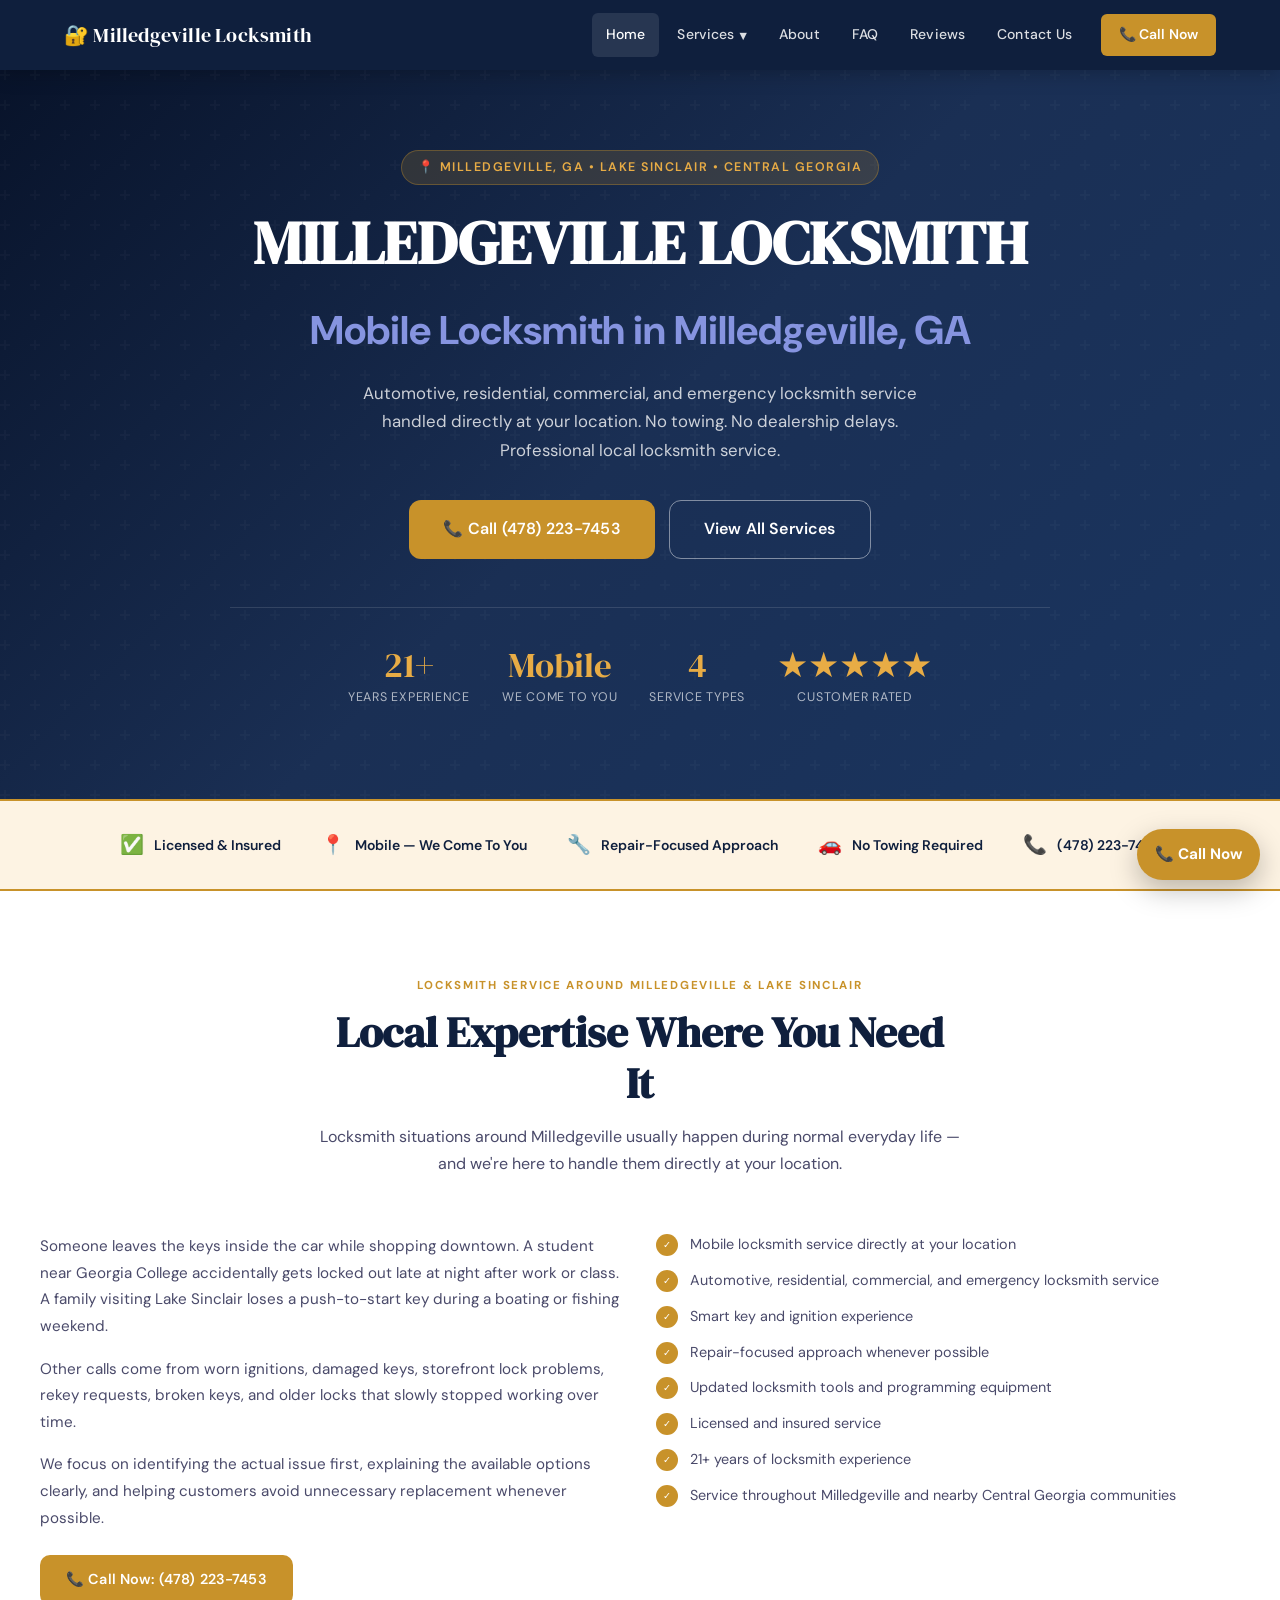
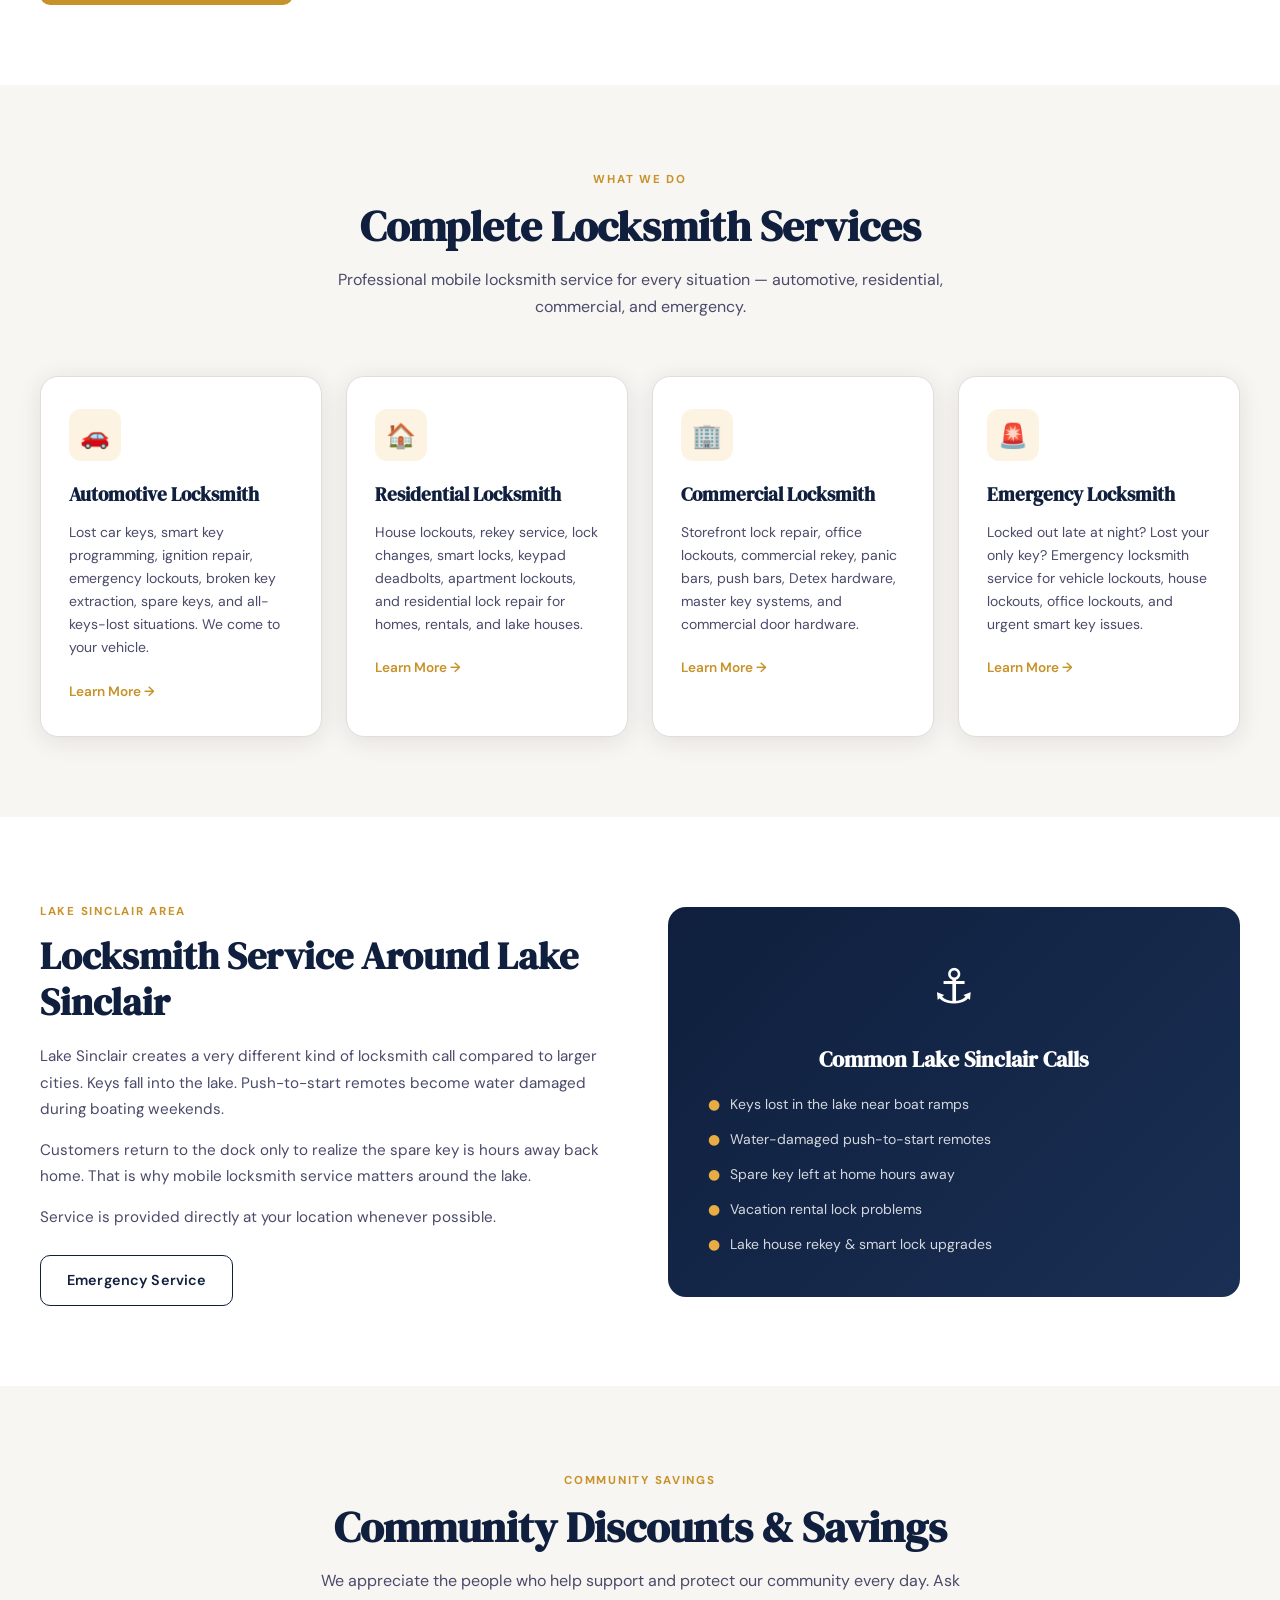
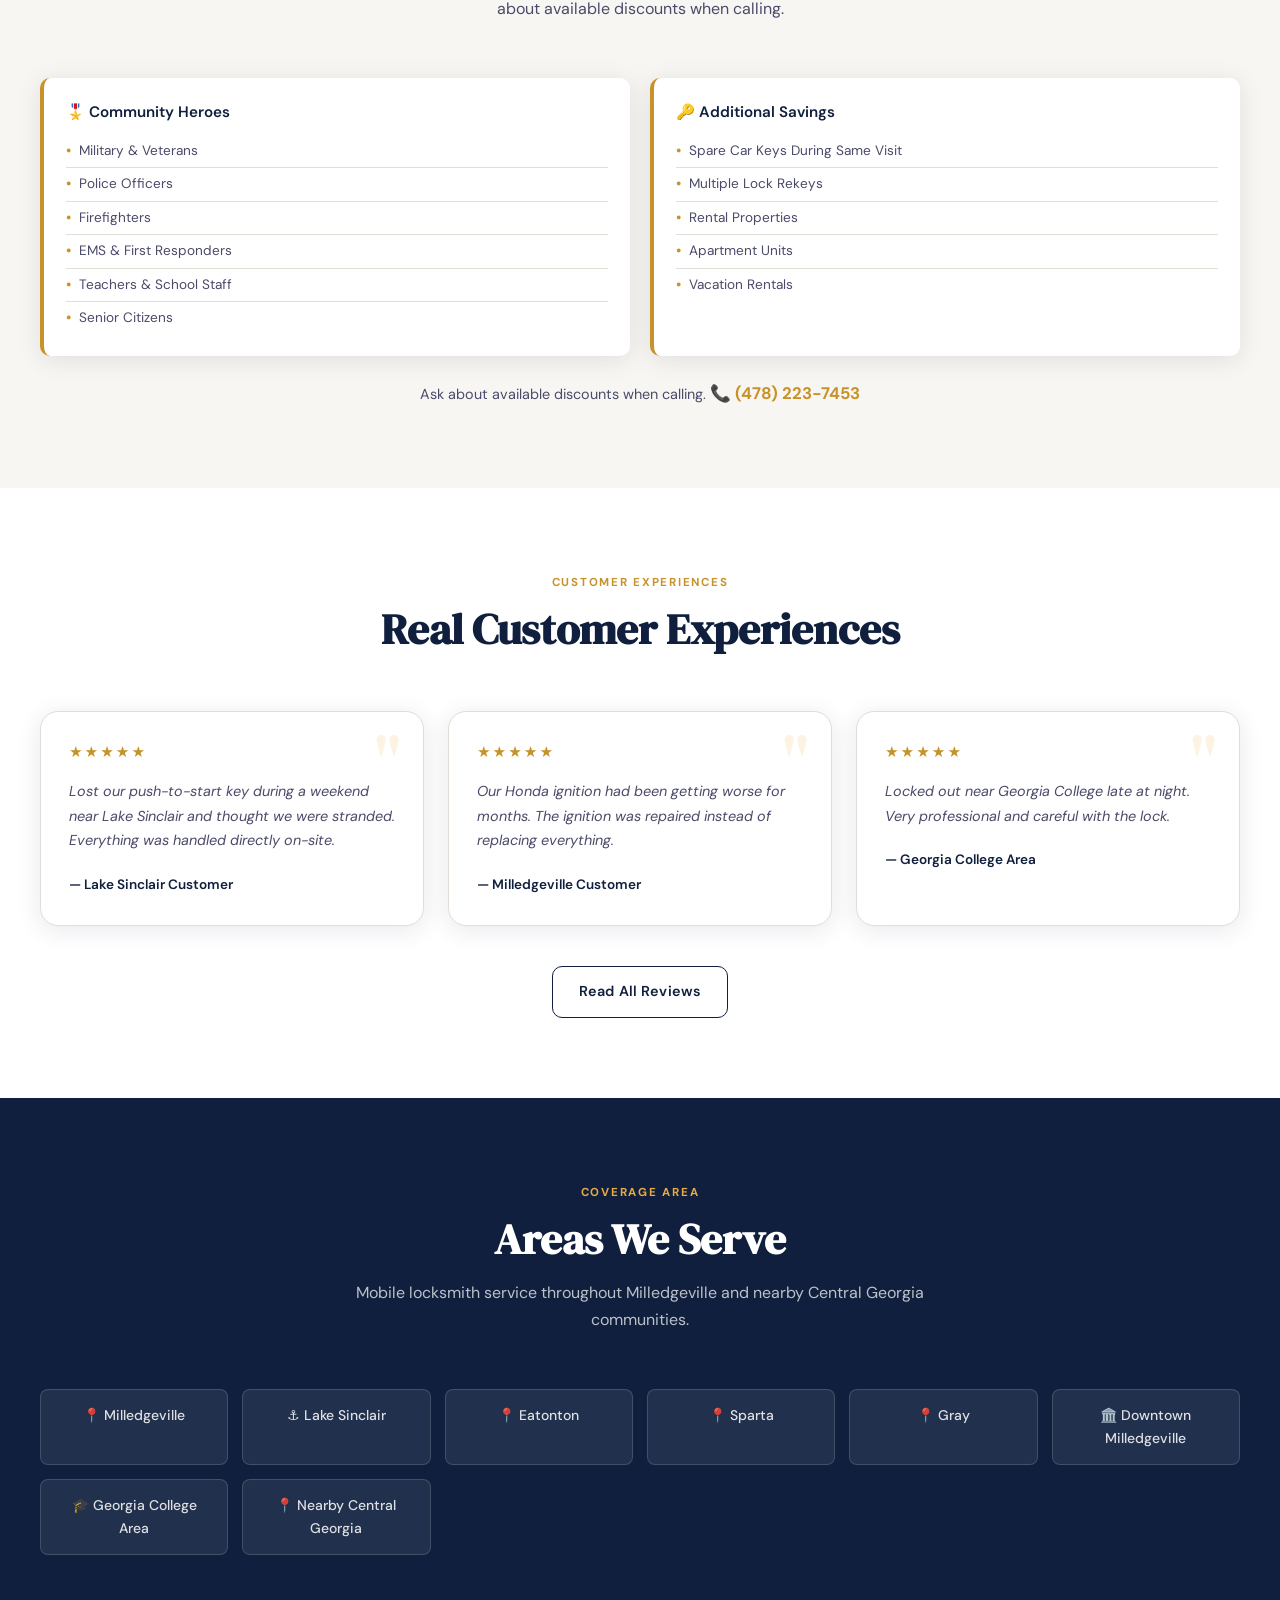
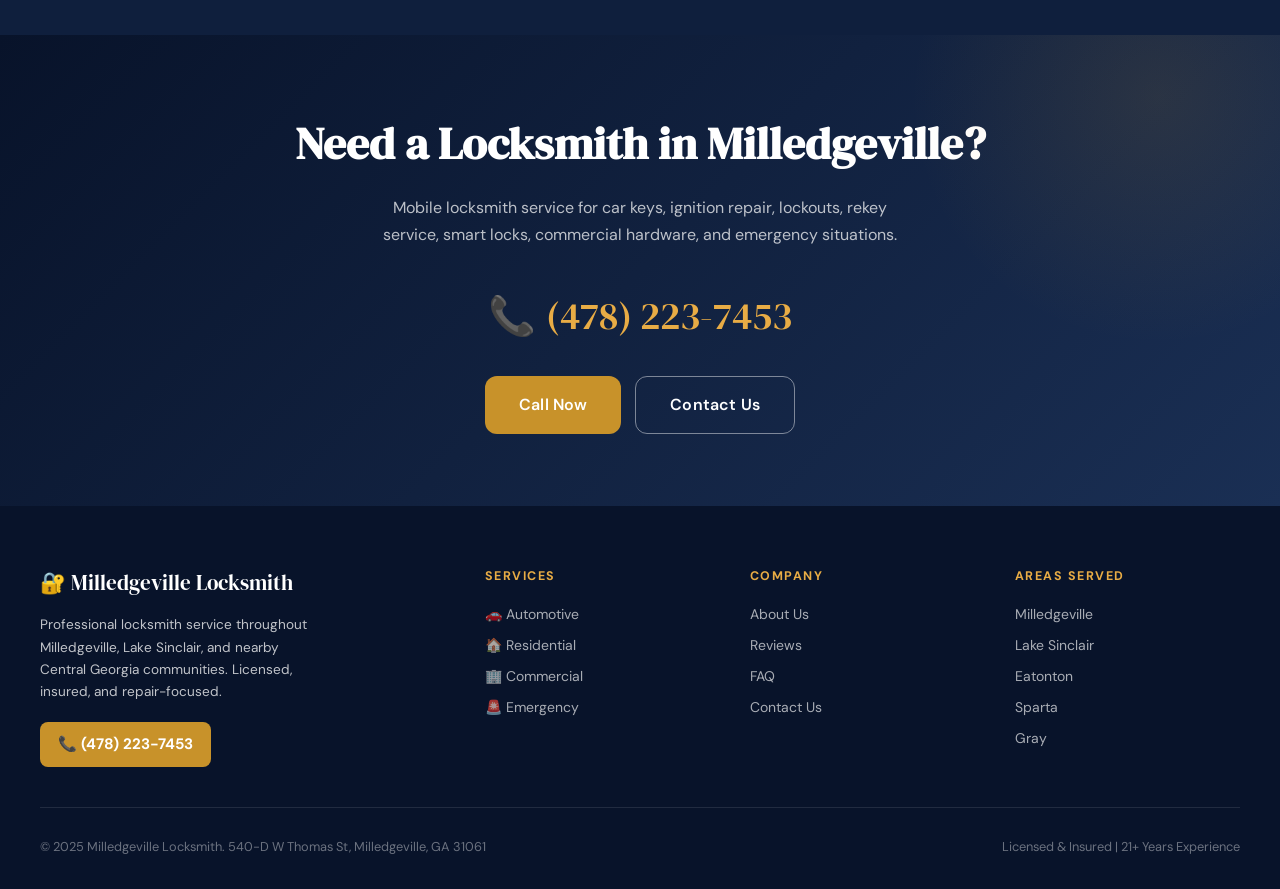
<file: index.html>
<!DOCTYPE html>
<html lang="en">
<head>
  <meta charset="UTF-8">
  <meta name="viewport" content="width=device-width, initial-scale=1.0">
  <meta name="description" content="Mobile locksmith service in Milledgeville, GA. Automotive, residential, commercial, and emergency locksmith service. Call (478) 223-7453.">
  <title>Milledgeville Locksmith | (478) 223-7453</title>
  <link rel="preconnect" href="https://fonts.googleapis.com">
  <link rel="preconnect" href="https://fonts.gstatic.com" crossorigin>
  <link href="https://fonts.googleapis.com/css2?family=DM+Serif+Display:ital@0;1&family=DM+Sans:ital,opsz,wght@0,9..40,300;0,9..40,400;0,9..40,500;0,9..40,600;0,9..40,700;1,9..40,400&display=swap" rel="stylesheet">
  <link rel="stylesheet" href="style.css">
</head>
<body>

<!-- NAVBAR -->
<nav class="navbar" role="navigation" aria-label="Main navigation">
  <div class="nav-container">
    <a href="index.html" class="nav-logo" aria-label="Milledgeville Locksmith Home">
      <span class="logo-main">🔐 Milledgeville Locksmith</span>
     
    </a>
    <ul class="nav-menu" role="menubar">
      <li class="nav-item" role="none"><a href="index.html" class="nav-link active" role="menuitem">Home</a></li>
      <li class="nav-item" role="none">
        <a href="services.html" class="nav-link" role="menuitem" aria-haspopup="true" aria-expanded="false">
          Services <span class="chevron">▼</span>
        </a>
        <div class="dropdown" role="menu" aria-label="Services submenu">
          <a href="automotive.html" role="menuitem"><span class="dd-icon">🚗</span> Automotive Locksmith</a>
          <a href="residential.html" role="menuitem"><span class="dd-icon">🏠</span> Residential Locksmith</a>
          <a href="commercial.html" role="menuitem"><span class="dd-icon">🏢</span> Commercial Locksmith</a>
          <a href="emergency.html" role="menuitem"><span class="dd-icon">🚨</span> Emergency Locksmith</a>
        </div>
      </li>
      <li class="nav-item" role="none"><a href="about.html" class="nav-link" role="menuitem">About</a></li>
      <li class="nav-item" role="none"><a href="faq.html" class="nav-link" role="menuitem">FAQ</a></li>
      <li class="nav-item" role="none"><a href="reviews.html" class="nav-link" role="menuitem">Reviews</a></li>
      <li class="nav-item" role="none"><a href="contact.html" class="nav-link" role="menuitem">Contact Us</a></li>
      <li class="nav-item" role="none"><a href="tel:4782237453" class="nav-link nav-cta" role="menuitem">📞 Call Now</a></li>
    </ul>
    <button class="hamburger" aria-label="Toggle menu" aria-expanded="false" aria-controls="mobile-nav" onclick="toggleNav(this)">
      <span></span><span></span><span></span>
    </button>
  </div>
  <div class="nav-mobile" id="mobile-nav" role="menu" aria-label="Mobile menu">
    <a href="index.html" role="menuitem">Home</a>
    <span class="mobile-section-title">Services</span>
    <a href="automotive.html" role="menuitem">🚗 Automotive Locksmith</a>
    <a href="residential.html" role="menuitem">🏠 Residential Locksmith</a>
    <a href="commercial.html" role="menuitem">🏢 Commercial Locksmith</a>
    <a href="emergency.html" role="menuitem">🚨 Emergency Locksmith</a>
    <a href="about.html" role="menuitem">About</a>
    <a href="faq.html" role="menuitem">FAQ</a>
    <a href="reviews.html" role="menuitem">Reviews</a>
    <a href="contact.html" role="menuitem">Contact Us</a>
    <a href="tel:4782237453" class="mobile-cta" role="menuitem">📞 Call (478) 223-7453</a>
  </div>
</nav>

<!-- HERO -->
<section class="hero" aria-label="Hero section">
  <div class="hero-inner">
    <div class="hero-badge">📍 Milledgeville, GA &bull; Lake Sinclair &bull; Central Georgia</div>
    <h1>MILLEDGEVILLE LOCKSMITH</h1>
    <h2 style="font-size: 2.5rem; margin-bottom: 1rem; color: rgb(134, 148, 224);">Mobile Locksmith in Milledgeville, GA</h2>
    <p class="hero-sub">Automotive, residential, commercial, and emergency locksmith service handled directly at your location. No towing. No dealership delays. Professional local locksmith service.</p>
    <div class="hero-actions">
      <a href="tel:4782237453" class="btn btn-primary btn-lg">📞 Call (478) 223-7453</a>
      <a href="services.html" class="btn btn-outline-white btn-lg">View All Services</a>
    </div>
    <a href="tel:4782237453" class="floating-call-btn" aria-label="Call now">📞 Call Now</a>
    <div class="hero-meta" aria-label="Key stats">
      <div class="hero-stat">
        <span class="stat-val">21+</span>
        <span class="stat-label">Years Experience</span>
      </div>
      <div class="hero-stat">
        <span class="stat-val">Mobile</span>
        <span class="stat-label">We Come To You</span>
      </div>
      <div class="hero-stat">
        <span class="stat-val">4</span>
        <span class="stat-label">Service Types</span>
      </div>
      <div class="hero-stat">
        <span class="stat-val">★★★★★</span>
        <span class="stat-label">Customer Rated</span>
      </div>
    </div>
  </div>
</section>

<!-- TRUST BAR -->
<div class="trust-bar" aria-label="Trust indicators">
  <div class="trust-bar-inner">
    <div class="trust-item"><span class="trust-icon">✅</span> Licensed &amp; Insured</div>
    <div class="trust-item"><span class="trust-icon">📍</span> Mobile — We Come To You</div>
    <div class="trust-item"><span class="trust-icon">🔧</span> Repair-Focused Approach</div>
    <div class="trust-item"><span class="trust-icon">🚗</span> No Towing Required</div>
    <div class="trust-item"><span class="trust-icon">📞</span> (478) 223-7453</div>
  </div>
</div>

<!-- ABOUT INTRO -->
<section class="section section-light">
  <div class="container">
    <div class="section-header">
      <span class="section-tag">Locksmith Service Around Milledgeville &amp; Lake Sinclair</span>
      <h2>Local Expertise Where You Need It</h2>
      <p>Locksmith situations around Milledgeville usually happen during normal everyday life — and we're here to handle them directly at your location.</p>
    </div>
    <div class="two-col" style="align-items:start;">
      <div>
        <p style="color:var(--text-mid);line-height:1.75;font-size:0.95rem;margin-bottom:16px;">Someone leaves the keys inside the car while shopping downtown. A student near Georgia College accidentally gets locked out late at night after work or class. A family visiting Lake Sinclair loses a push-to-start key during a boating or fishing weekend.</p>
        <p style="color:var(--text-mid);line-height:1.75;font-size:0.95rem;margin-bottom:16px;">Other calls come from worn ignitions, damaged keys, storefront lock problems, rekey requests, broken keys, and older locks that slowly stopped working over time.</p>
        <p style="color:var(--text-mid);line-height:1.75;font-size:0.95rem;">We focus on identifying the actual issue first, explaining the available options clearly, and helping customers avoid unnecessary replacement whenever possible.</p>
        <a href="tel:4782237453" class="btn btn-primary mt-24">📞 Call Now: (478) 223-7453</a>
      </div>
      <div>
        <ul class="checklist">
          <li><span class="check-icon">✓</span> Mobile locksmith service directly at your location</li>
          <li><span class="check-icon">✓</span> Automotive, residential, commercial, and emergency locksmith service</li>
          <li><span class="check-icon">✓</span> Smart key and ignition experience</li>
          <li><span class="check-icon">✓</span> Repair-focused approach whenever possible</li>
          <li><span class="check-icon">✓</span> Updated locksmith tools and programming equipment</li>
          <li><span class="check-icon">✓</span> Licensed and insured service</li>
          <li><span class="check-icon">✓</span> 21+ years of locksmith experience</li>
          <li><span class="check-icon">✓</span> Service throughout Milledgeville and nearby Central Georgia communities</li>
        </ul>
      </div>
    </div>
  </div>
</section>

<!-- SERVICES OVERVIEW -->
<section class="section section-alt" aria-labelledby="services-heading">
  <div class="container">
    <div class="section-header">
      <span class="section-tag">What We Do</span>
      <h2 id="services-heading">Complete Locksmith Services</h2>
      <p>Professional mobile locksmith service for every situation — automotive, residential, commercial, and emergency.</p>
    </div>
    <div class="card-grid">
      <div class="card">
        <div class="card-icon" aria-hidden="true">🚗</div>
        <h3>Automotive Locksmith</h3>
        <p>Lost car keys, smart key programming, ignition repair, emergency lockouts, broken key extraction, spare keys, and all-keys-lost situations. We come to your vehicle.</p>
        <a href="automotive.html" class="card-link">Learn More →</a>
      </div>
      <div class="card">
        <div class="card-icon" aria-hidden="true">🏠</div>
        <h3>Residential Locksmith</h3>
        <p>House lockouts, rekey service, lock changes, smart locks, keypad deadbolts, apartment lockouts, and residential lock repair for homes, rentals, and lake houses.</p>
        <a href="residential.html" class="card-link">Learn More →</a>
      </div>
      <div class="card">
        <div class="card-icon" aria-hidden="true">🏢</div>
        <h3>Commercial Locksmith</h3>
        <p>Storefront lock repair, office lockouts, commercial rekey, panic bars, push bars, Detex hardware, master key systems, and commercial door hardware.</p>
        <a href="commercial.html" class="card-link">Learn More →</a>
      </div>
      <div class="card">
        <div class="card-icon" aria-hidden="true">🚨</div>
        <h3>Emergency Locksmith</h3>
        <p>Locked out late at night? Lost your only key? Emergency locksmith service for vehicle lockouts, house lockouts, office lockouts, and urgent smart key issues.</p>
        <a href="emergency.html" class="card-link">Learn More →</a>
      </div>
    </div>
  </div>
</section>

<!-- LAKE SINCLAIR -->
<section class="section section-light">
  <div class="container">
    <div class="two-col" style="align-items:center;gap:56px;">
      <div>
        <span class="section-tag">Lake Sinclair Area</span>
        <h2 style="font-family:var(--font-display);font-size:clamp(1.8rem,3vw,2.4rem);color:var(--navy);margin-bottom:18px;line-height:1.2;">Locksmith Service Around Lake Sinclair</h2>
        <p style="color:var(--text-mid);line-height:1.75;font-size:0.95rem;margin-bottom:14px;">Lake Sinclair creates a very different kind of locksmith call compared to larger cities. Keys fall into the lake. Push-to-start remotes become water damaged during boating weekends.</p>
        <p style="color:var(--text-mid);line-height:1.75;font-size:0.95rem;margin-bottom:14px;">Customers return to the dock only to realize the spare key is hours away back home. That is why mobile locksmith service matters around the lake.</p>
        <p style="color:var(--text-mid);line-height:1.75;font-size:0.95rem;">Service is provided directly at your location whenever possible.</p>
        <a href="pages/emergency.html" class="btn btn-outline mt-24">Emergency Service</a>
      </div>
      <div style="background:linear-gradient(135deg,var(--navy) 0%,var(--navy-mid) 100%);border-radius:var(--radius-lg);padding:40px;color:white;">
        <div style="font-size:3rem;margin-bottom:16px;text-align:center;">⚓</div>
        <h3 style="font-family:var(--font-display);font-size:1.4rem;margin-bottom:14px;text-align:center;">Common Lake Sinclair Calls</h3>
        <ul style="display:flex;flex-direction:column;gap:12px;">
          <li style="display:flex;align-items:center;gap:10px;font-size:0.875rem;color:rgba(255,255,255,0.82);"><span style="color:var(--gold-light);">●</span> Keys lost in the lake near boat ramps</li>
          <li style="display:flex;align-items:center;gap:10px;font-size:0.875rem;color:rgba(255,255,255,0.82);"><span style="color:var(--gold-light);">●</span> Water-damaged push-to-start remotes</li>
          <li style="display:flex;align-items:center;gap:10px;font-size:0.875rem;color:rgba(255,255,255,0.82);"><span style="color:var(--gold-light);">●</span> Spare key left at home hours away</li>
          <li style="display:flex;align-items:center;gap:10px;font-size:0.875rem;color:rgba(255,255,255,0.82);"><span style="color:var(--gold-light);">●</span> Vacation rental lock problems</li>
          <li style="display:flex;align-items:center;gap:10px;font-size:0.875rem;color:rgba(255,255,255,0.82);"><span style="color:var(--gold-light);">●</span> Lake house rekey &amp; smart lock upgrades</li>
        </ul>
      </div>
    </div>
  </div>
</section>

<!-- COMMUNITY DISCOUNTS -->
<section class="section section-alt">
  <div class="container">
    <div class="section-header">
      <span class="section-tag">Community Savings</span>
      <h2>Community Discounts &amp; Savings</h2>
      <p>We appreciate the people who help support and protect our community every day. Ask about available discounts when calling.</p>
    </div>
    <div class="discount-grid">
      <div class="discount-card">
        <h4>🎖️ Community Heroes</h4>
        <ul>
          <li>Military &amp; Veterans</li>
          <li>Police Officers</li>
          <li>Firefighters</li>
          <li>EMS &amp; First Responders</li>
          <li>Teachers &amp; School Staff</li>
          <li>Senior Citizens</li>
        </ul>
      </div>
      <div class="discount-card">
        <h4>🔑 Additional Savings</h4>
        <ul>
          <li>Spare Car Keys During Same Visit</li>
          <li>Multiple Lock Rekeys</li>
          <li>Rental Properties</li>
          <li>Apartment Units</li>
          <li>Vacation Rentals</li>
        </ul>
      </div>
    </div>
    <p class="text-center mt-24" style="color:var(--text-mid);font-size:0.9rem;">Ask about available discounts when calling. <a href="tel:4782237453" class="phone-cta">📞 (478) 223-7453</a></p>
  </div>
</section>

<!-- REVIEWS SNIPPET -->
<section class="section section-light" aria-labelledby="reviews-heading">
  <div class="container">
    <div class="section-header">
      <span class="section-tag">Customer Experiences</span>
      <h2 id="reviews-heading">Real Customer Experiences</h2>
    </div>
    <div class="review-grid">
      <div class="review-card">
        <div class="stars" aria-label="5 stars">★★★★★</div>
        <p class="review-text">Lost our push-to-start key during a weekend near Lake Sinclair and thought we were stranded. Everything was handled directly on-site.</p>
        <span class="reviewer">— Lake Sinclair Customer</span>
      </div>
      <div class="review-card">
        <div class="stars" aria-label="5 stars">★★★★★</div>
        <p class="review-text">Our Honda ignition had been getting worse for months. The ignition was repaired instead of replacing everything.</p>
        <span class="reviewer">— Milledgeville Customer</span>
      </div>
      <div class="review-card">
        <div class="stars" aria-label="5 stars">★★★★★</div>
        <p class="review-text">Locked out near Georgia College late at night. Very professional and careful with the lock.</p>
        <span class="reviewer">— Georgia College Area</span>
      </div>
    </div>
    <div class="text-center mt-40">
      <a href="pages/reviews.html" class="btn btn-outline">Read All Reviews</a>
    </div>
  </div>
</section>

<!-- AREAS SERVED -->
<section class="section section-dark" aria-labelledby="areas-heading">
  <div class="container">
    <div class="section-header">
      <span class="section-tag">Coverage Area</span>
      <h2 id="areas-heading">Areas We Serve</h2>
      <p>Mobile locksmith service throughout Milledgeville and nearby Central Georgia communities.</p>
    </div>
    <div class="areas-grid">
      <div class="area-pill">📍 Milledgeville</div>
      <div class="area-pill">⚓ Lake Sinclair</div>
      <div class="area-pill">📍 Eatonton</div>
      <div class="area-pill">📍 Sparta</div>
      <div class="area-pill">📍 Gray</div>
      <div class="area-pill">🏛️ Downtown Milledgeville</div>
      <div class="area-pill">🎓 Georgia College Area</div>
      <div class="area-pill">📍 Nearby Central Georgia</div>
    </div>
  </div>
</section>

<!-- CTA BAND -->
<div class="cta-band">
  <div class="container">
    <h2>Need a Locksmith in Milledgeville?</h2>
    <p>Mobile locksmith service for car keys, ignition repair, lockouts, rekey service, smart locks, commercial hardware, and emergency situations.</p>
    <div class="phone-big">📞 <a href="tel:4782237453" style="color:inherit;">(478) 223-7453</a></div>
    <div style="display:flex;gap:14px;justify-content:center;flex-wrap:wrap;">
      <a href="tel:4782237453" class="btn btn-primary btn-lg">Call Now</a>
      <a href="contact.html" class="btn btn-outline-white btn-lg">Contact Us</a>
    </div>
  </div>
</div>

<!-- FOOTER -->
<footer role="contentinfo">
  <div class="footer-grid">
    <div class="footer-brand">
      <span class="logo-main">🔐 Milledgeville Locksmith</span>
      <p>Professional locksmith service throughout Milledgeville, Lake Sinclair, and nearby Central Georgia communities. Licensed, insured, and repair-focused.</p>
      <a href="tel:4782237453" class="footer-phone">📞 (478) 223-7453</a>
    </div>
    <div class="footer-col">
      <h4>Services</h4>
      <ul>
        <li><a href="automotive.html">🚗 Automotive</a></li>
        <li><a href="residential.html">🏠 Residential</a></li>
        <li><a href="commercial.html">🏢 Commercial</a></li>
        <li><a href="emergency.html">🚨 Emergency</a></li>
      </ul>
    </div>
    <div class="footer-col">
      <h4>Company</h4>
      <ul>
        <li><a href="about.html">About Us</a></li>
        <li><a href="reviews.html">Reviews</a></li>
        <li><a href="faq.html">FAQ</a></li>
        <li><a href="contact.html">Contact Us</a></li>
      </ul>
    </div>
    <div class="footer-col">
      <h4>Areas Served</h4>
      <ul>
        <li><a href="#">Milledgeville</a></li>
        <li><a href="#">Lake Sinclair</a></li>
        <li><a href="#">Eatonton</a></li>
        <li><a href="#">Sparta</a></li>
        <li><a href="#">Gray</a></li>
      </ul>
    </div>
  </div>
  <div class="footer-bottom">
    <span>© 2025 Milledgeville Locksmith. 540-D W Thomas St, Milledgeville, GA 31061</span>
    <span>Licensed &amp; Insured | 21+ Years Experience</span>
  </div>
</footer>

<script>
function toggleNav(btn) {
  const menu = document.getElementById('mobile-nav');
  const open = menu.classList.toggle('open');
  btn.classList.toggle('open', open);
  btn.setAttribute('aria-expanded', open);
}
</script>
</body>
</html>
</file>
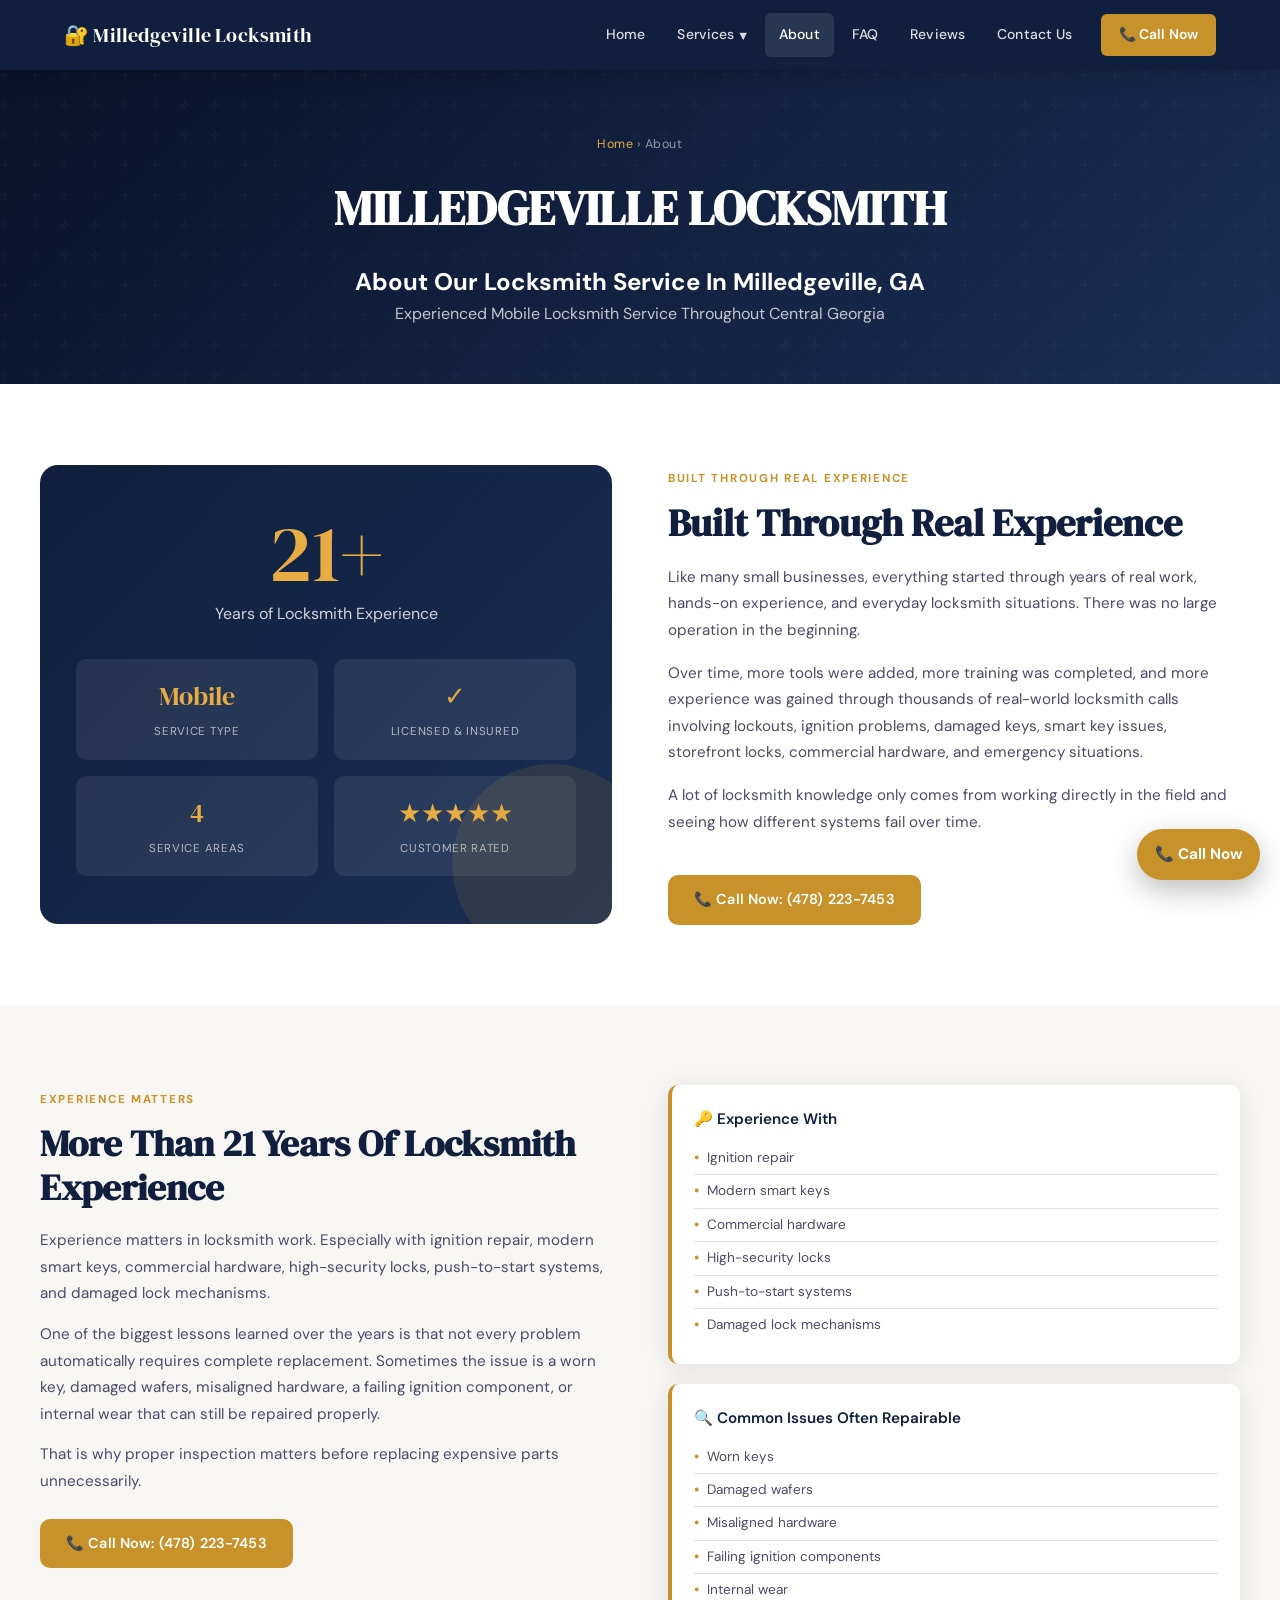
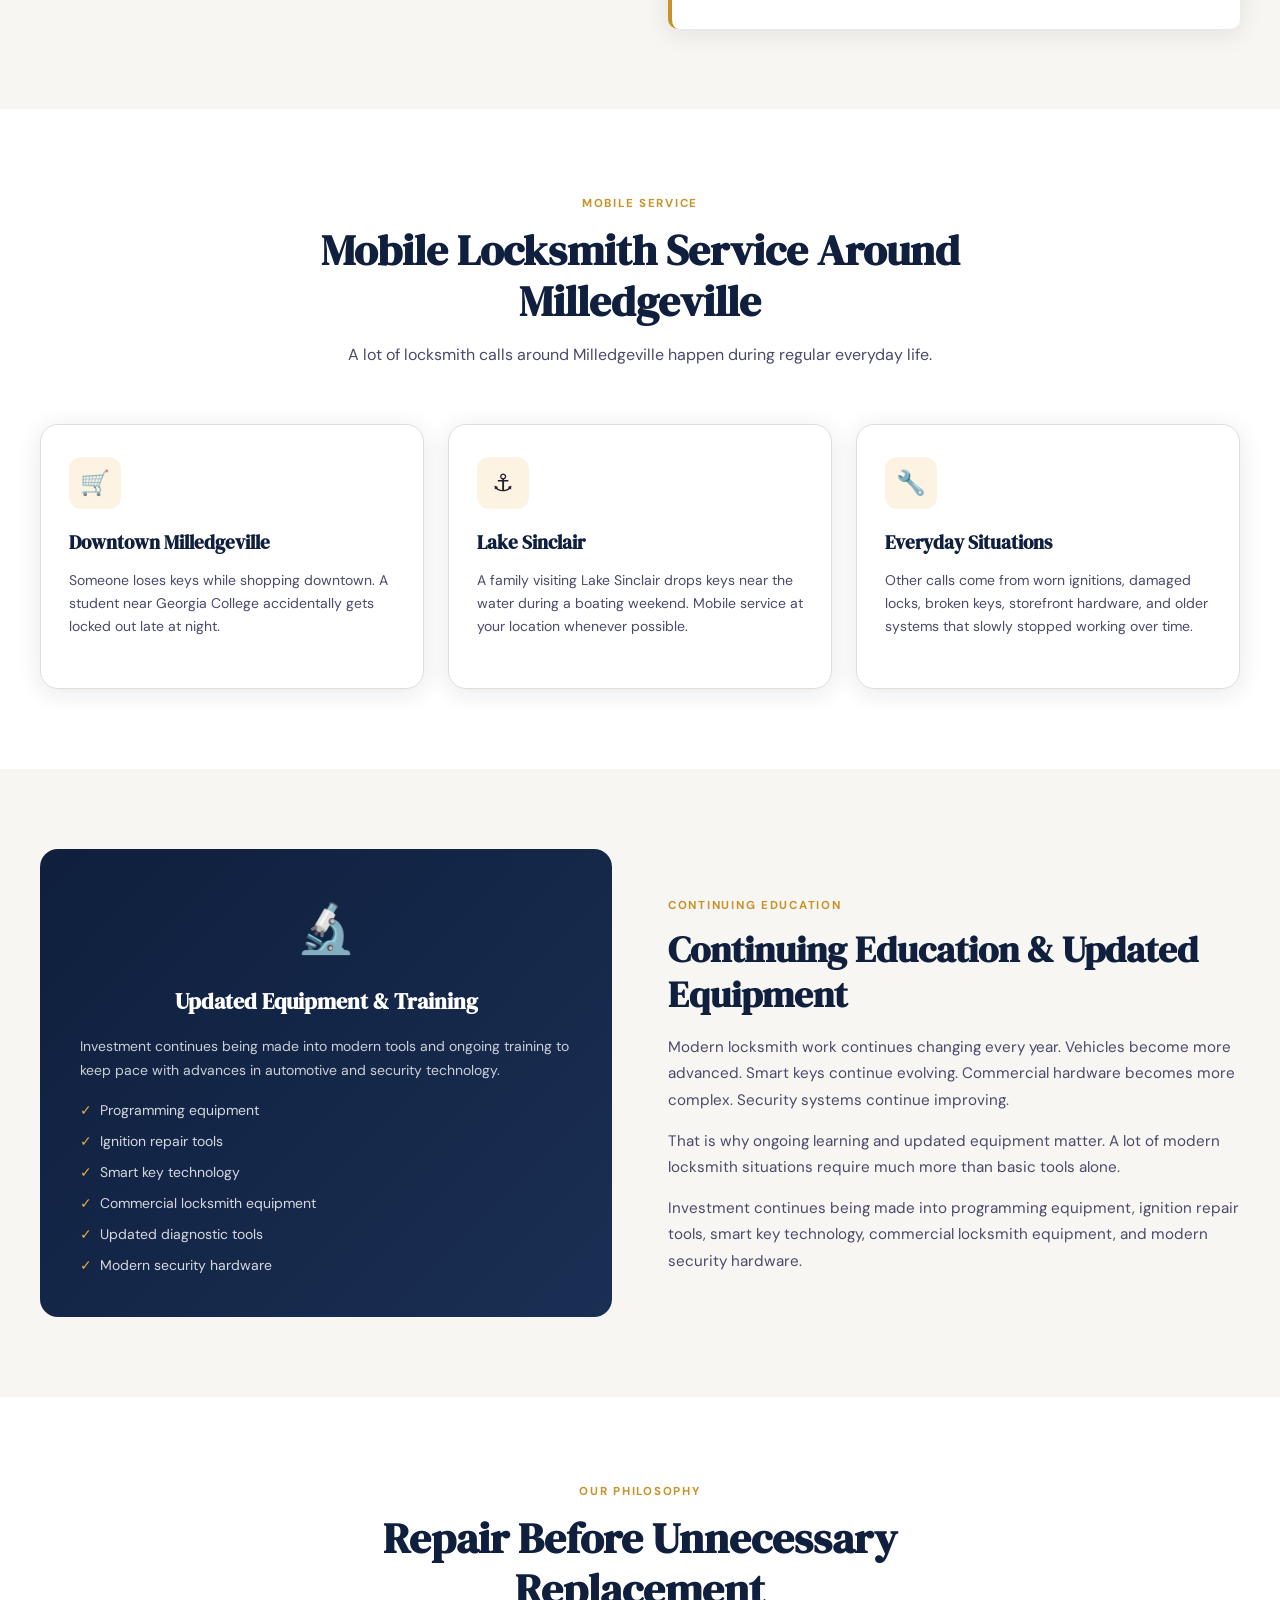
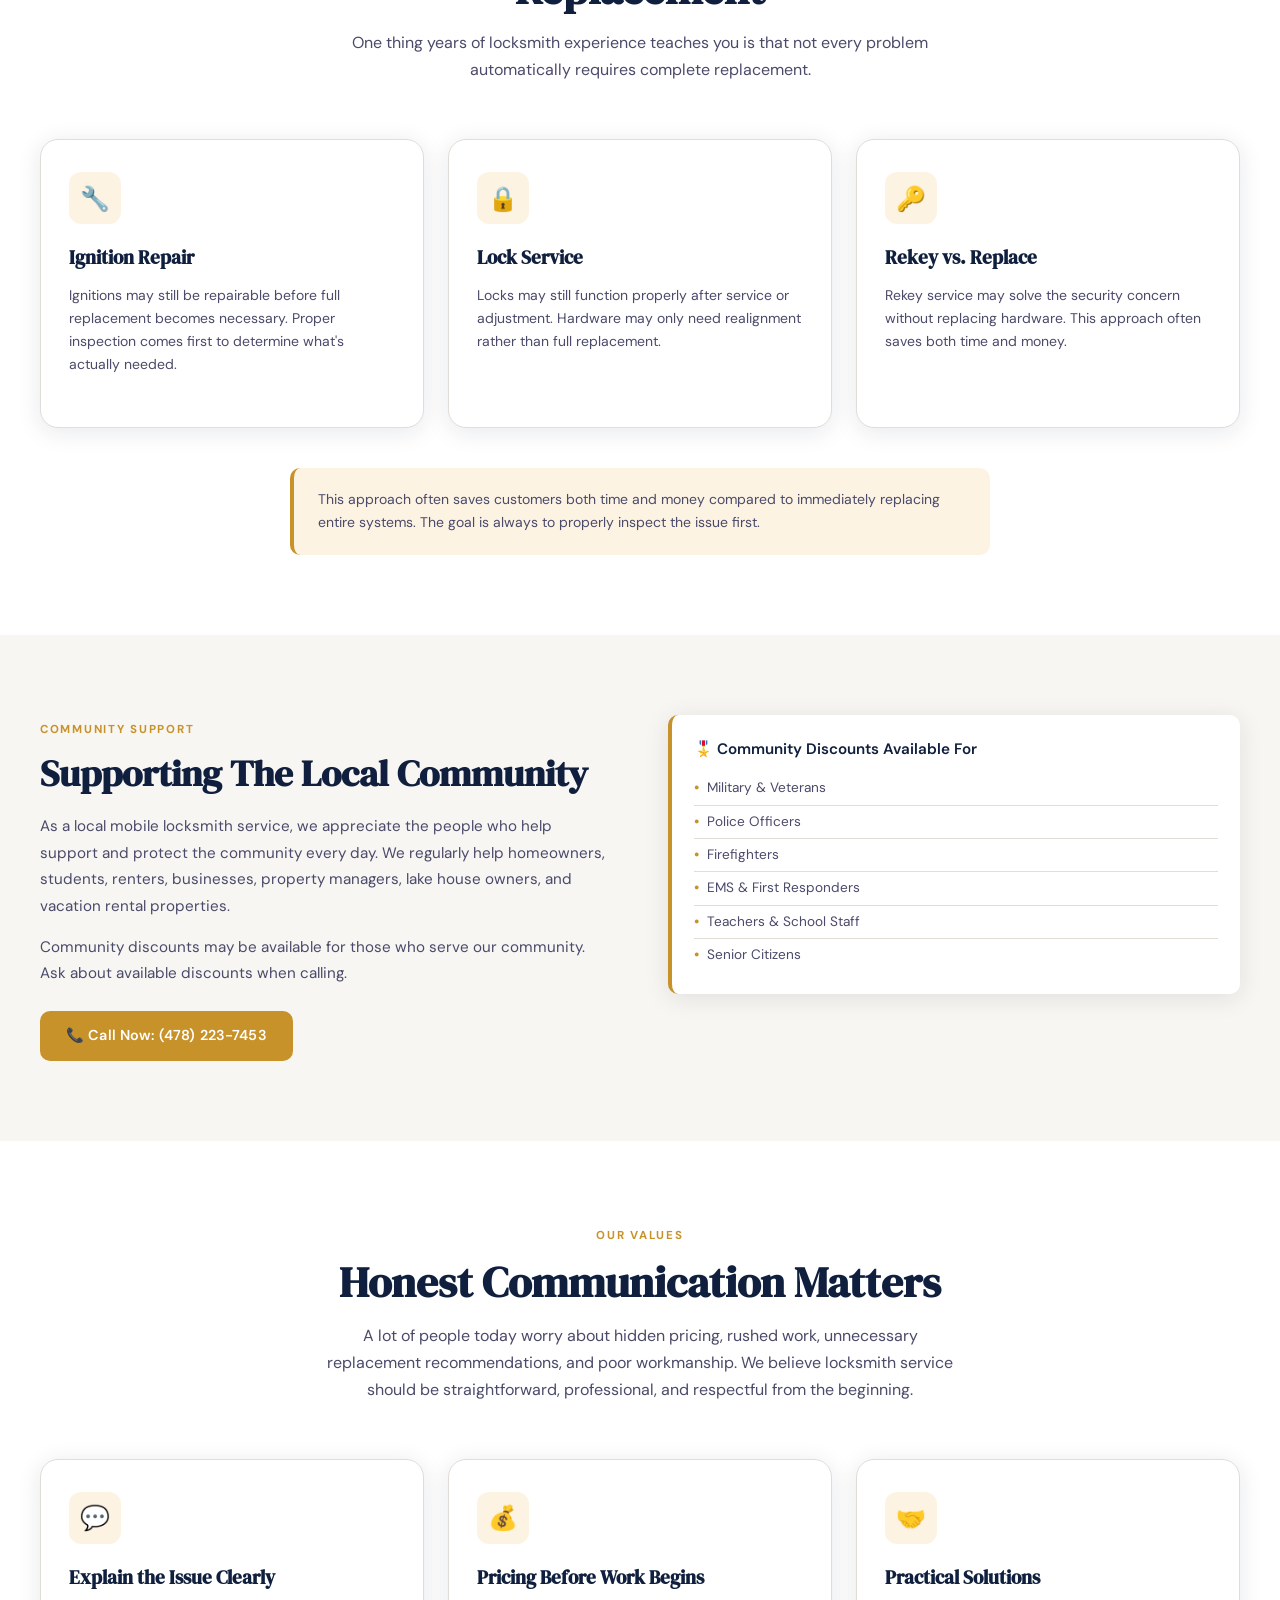
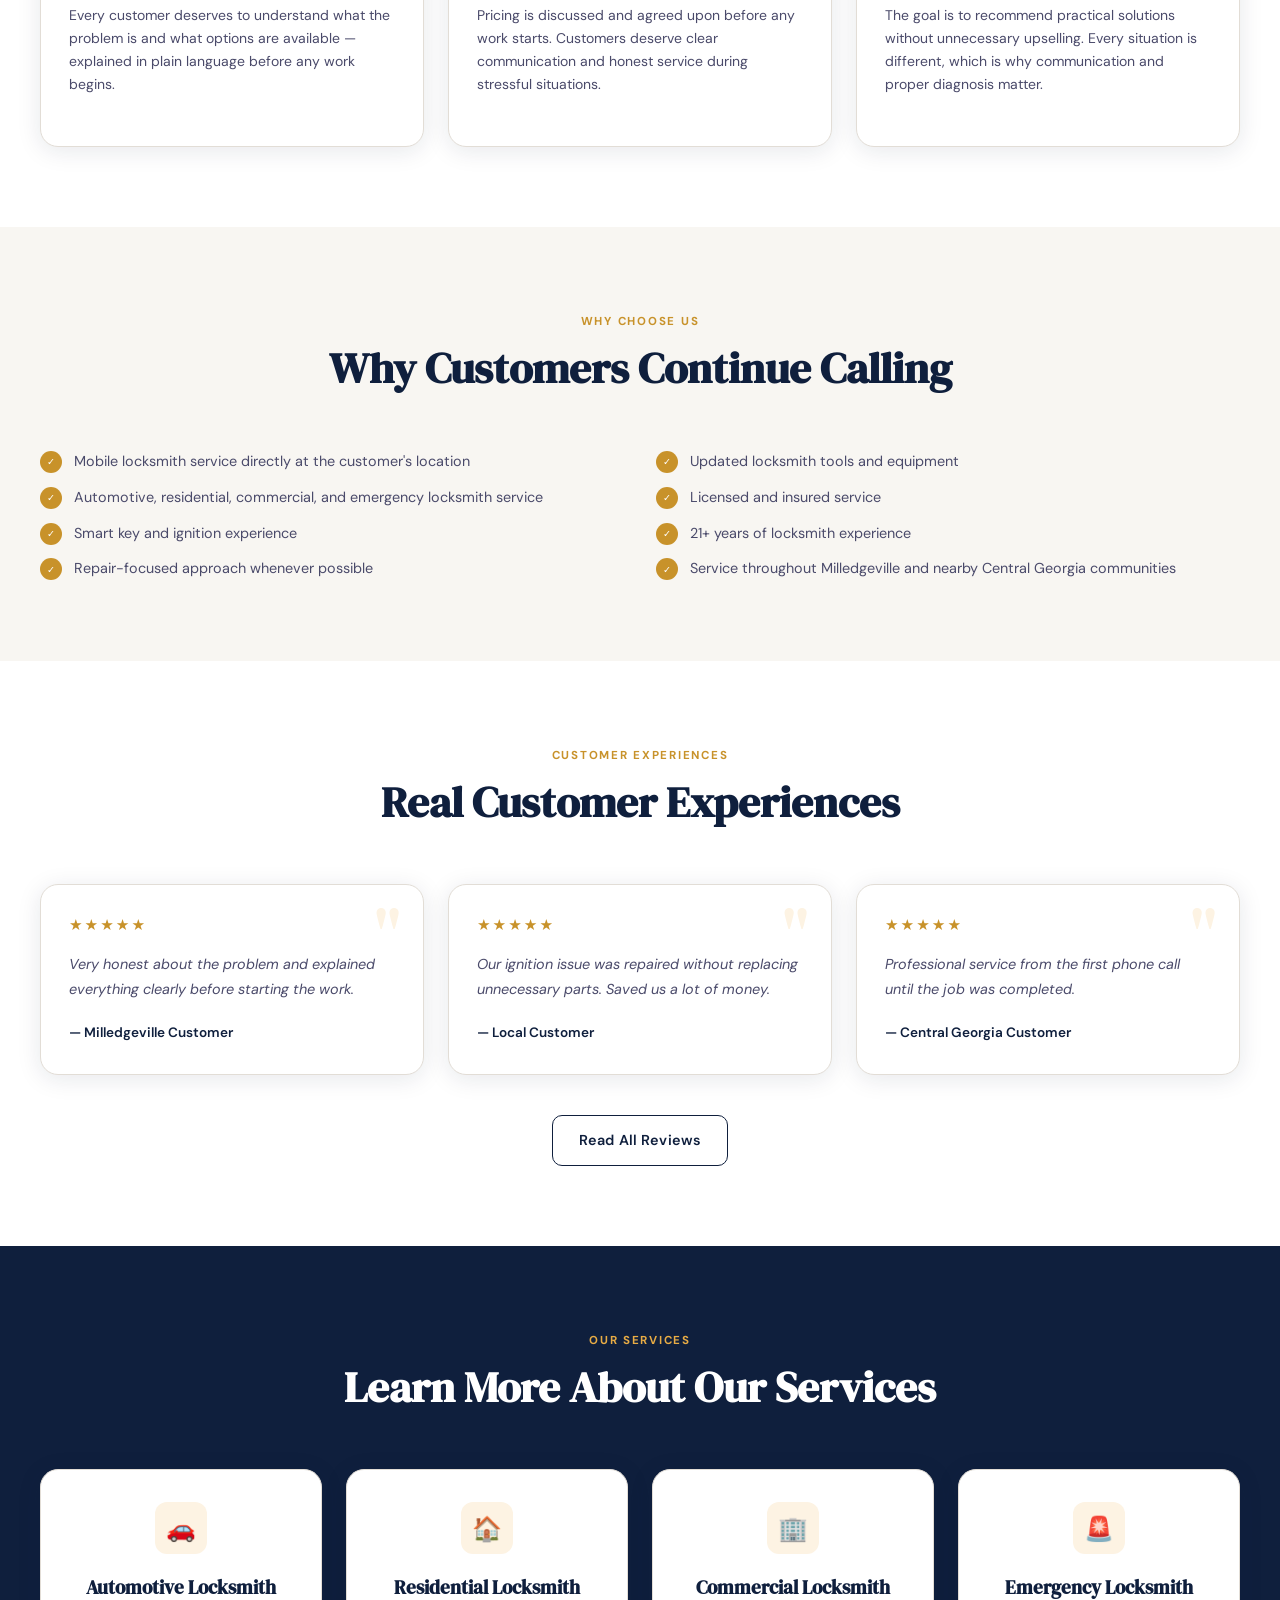
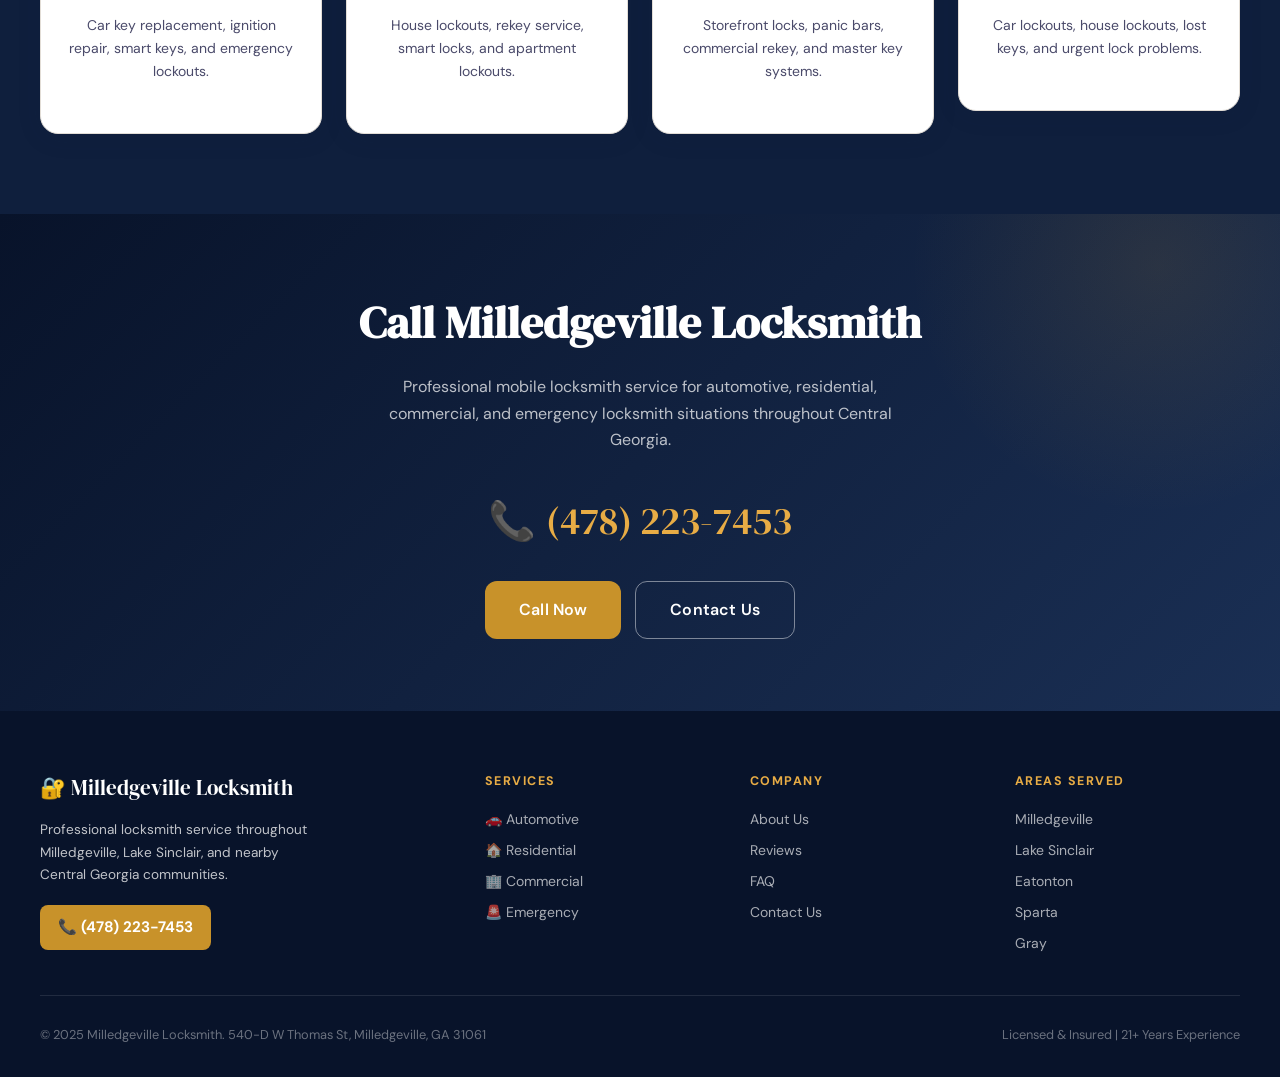
<file: about.html>
<!DOCTYPE html>
<html lang="en">
<head>
  <meta charset="UTF-8">
  <meta name="viewport" content="width=device-width, initial-scale=1.0">
  <meta name="description" content="About Milledgeville Locksmith — 21+ years of experience, licensed and insured, repair-focused approach throughout Central Georgia.">
  <title>About Us | Milledgeville Locksmith</title>
  <link rel="preconnect" href="https://fonts.googleapis.com">
  <link rel="preconnect" href="https://fonts.gstatic.com" crossorigin>
  <link href="https://fonts.googleapis.com/css2?family=DM+Serif+Display:ital@0;1&family=DM+Sans:ital,opsz,wght@0,9..40,300;0,9..40,400;0,9..40,500;0,9..40,600;0,9..40,700;1,9..40,400&display=swap" rel="stylesheet">
  <link rel="stylesheet" href="style.css">
</head>
<body>

<nav class="navbar" role="navigation" aria-label="Main navigation">
  <div class="nav-container">
    <a href="../index.html" class="nav-logo">
      <span class="logo-main">🔐 Milledgeville Locksmith</span>
    </a>
    <ul class="nav-menu" role="menubar">
      <li class="nav-item"><a href="../index.html" class="nav-link">Home</a></li>
      <li class="nav-item">
        <a href="services.html" class="nav-link" aria-haspopup="true">Services <span class="chevron">▼</span></a>
        <div class="dropdown">
          <a href="automotive.html"><span class="dd-icon">🚗</span> Automotive Locksmith</a>
          <a href="residential.html"><span class="dd-icon">🏠</span> Residential Locksmith</a>
          <a href="commercial.html"><span class="dd-icon">🏢</span> Commercial Locksmith</a>
          <a href="emergency.html"><span class="dd-icon">🚨</span> Emergency Locksmith</a>
        </div>
      </li>
      <li class="nav-item"><a href="about.html" class="nav-link active">About</a></li>
      <li class="nav-item"><a href="faq.html" class="nav-link">FAQ</a></li>
      <li class="nav-item"><a href="reviews.html" class="nav-link">Reviews</a></li>
      <li class="nav-item"><a href="contact.html" class="nav-link">Contact Us</a></li>
      <li class="nav-item"><a href="tel:4782237453" class="nav-link nav-cta">📞 Call Now</a></li>
    </ul>
    <button class="hamburger" aria-label="Toggle menu" aria-expanded="false" aria-controls="mobile-nav" onclick="toggleNav(this)">
      <span></span><span></span><span></span>
    </button>
  </div>
  <div class="nav-mobile" id="mobile-nav">
    <a href="../index.html">Home</a>
    <span class="mobile-section-title">Services</span>
    <a href="automotive.html">🚗 Automotive Locksmith</a>
    <a href="residential.html">🏠 Residential Locksmith</a>
    <a href="commercial.html">🏢 Commercial Locksmith</a>
    <a href="emergency.html">🚨 Emergency Locksmith</a>
    <a href="about.html">About</a>
    <a href="faq.html">FAQ</a>
    <a href="reviews.html">Reviews</a>
    <a href="contact.html">Contact Us</a>
    <a href="tel:4782237453" class="mobile-cta">📞 Call (478) 223-7453</a>
  </div>
</nav>
  <a href="tel:4782237453" class="floating-call-btn" aria-label="Call now">📞 Call Now</a>

<header class="page-header">
  <div class="page-header-inner">
    <div class="breadcrumb"><a href="../index.html">Home</a> › About</div>
    <h1>MILLEDGEVILLE LOCKSMITH</h1>
    <h2>About Our Locksmith Service In Milledgeville, GA</h2>
    <p>Experienced Mobile Locksmith Service Throughout Central Georgia</p>
  </div>
</header>

<!-- ABOUT INTRO -->
<section class="section section-light">
  <div class="container">
    <div class="about-split">
      <div class="about-visual">
        <span class="big-num">21+</span>
        <div class="big-label">Years of Locksmith Experience</div>
        <div class="about-stats">
          <div class="about-stat">
            <span class="n">Mobile</span>
            <span class="l">Service Type</span>
          </div>
          <div class="about-stat">
            <span class="n">✓</span>
            <span class="l">Licensed &amp; Insured</span>
          </div>
          <div class="about-stat">
            <span class="n">4</span>
            <span class="l">Service Areas</span>
          </div>
          <div class="about-stat">
            <span class="n">★★★★★</span>
            <span class="l">Customer Rated</span>
          </div>
        </div>
      </div>
      <div class="about-text">
        <span class="section-tag">Built Through Real Experience</span>
        <h2>Built Through Real Experience</h2>
        <p>Like many small businesses, everything started through years of real work, hands-on experience, and everyday locksmith situations. There was no large operation in the beginning.</p>
        <p>Over time, more tools were added, more training was completed, and more experience was gained through thousands of real-world locksmith calls involving lockouts, ignition problems, damaged keys, smart key issues, storefront locks, commercial hardware, and emergency situations.</p>
        <p>A lot of locksmith knowledge only comes from working directly in the field and seeing how different systems fail over time.</p>
        <a href="tel:4782237453" class="btn btn-primary mt-24">📞 Call Now: (478) 223-7453</a>
      </div>
    </div>
  </div>
</section>

<!-- 21 YEARS -->
<section class="section section-alt">
  <div class="container">
    <div class="two-col" style="align-items:start;gap:56px;">
      <div>
        <span class="section-tag">Experience Matters</span>
        <h2 style="font-family:var(--font-display);font-size:clamp(1.7rem,3vw,2.3rem);color:var(--navy);margin-bottom:18px;line-height:1.2;">More Than 21 Years Of Locksmith Experience</h2>
        <p style="color:var(--text-mid);line-height:1.75;font-size:0.95rem;margin-bottom:14px;">Experience matters in locksmith work. Especially with ignition repair, modern smart keys, commercial hardware, high-security locks, push-to-start systems, and damaged lock mechanisms.</p>
        <p style="color:var(--text-mid);line-height:1.75;font-size:0.95rem;margin-bottom:14px;">One of the biggest lessons learned over the years is that not every problem automatically requires complete replacement. Sometimes the issue is a worn key, damaged wafers, misaligned hardware, a failing ignition component, or internal wear that can still be repaired properly.</p>
        <p style="color:var(--text-mid);line-height:1.75;font-size:0.95rem;">That is why proper inspection matters before replacing expensive parts unnecessarily.</p>
        <a href="tel:4782237453" class="btn btn-primary mt-24">📞 Call Now: (478) 223-7453</a>
      </div>
      <div>
        <div class="discount-card" style="margin-bottom:20px;">
          <h4>🔑 Experience With</h4>
          <ul>
            <li>Ignition repair</li>
            <li>Modern smart keys</li>
            <li>Commercial hardware</li>
            <li>High-security locks</li>
            <li>Push-to-start systems</li>
            <li>Damaged lock mechanisms</li>
          </ul>
        </div>
        <div class="discount-card">
          <h4>🔍 Common Issues Often Repairable</h4>
          <ul>
            <li>Worn keys</li>
            <li>Damaged wafers</li>
            <li>Misaligned hardware</li>
            <li>Failing ignition components</li>
            <li>Internal wear</li>
          </ul>
        </div>
      </div>
    </div>
  </div>
</section>

<!-- MOBILE SERVICE -->
<section class="section section-light">
  <div class="container">
    <div class="section-header">
      <span class="section-tag">Mobile Service</span>
      <h2>Mobile Locksmith Service Around Milledgeville</h2>
      <p>A lot of locksmith calls around Milledgeville happen during regular everyday life.</p>
    </div>
    <div class="card-grid">
      <div class="card">
        <div class="card-icon">🛒</div>
        <h3>Downtown Milledgeville</h3>
        <p>Someone loses keys while shopping downtown. A student near Georgia College accidentally gets locked out late at night.</p>
      </div>
      <div class="card">
        <div class="card-icon">⚓</div>
        <h3>Lake Sinclair</h3>
        <p>A family visiting Lake Sinclair drops keys near the water during a boating weekend. Mobile service at your location whenever possible.</p>
      </div>
      <div class="card">
        <div class="card-icon">🔧</div>
        <h3>Everyday Situations</h3>
        <p>Other calls come from worn ignitions, damaged locks, broken keys, storefront hardware, and older systems that slowly stopped working over time.</p>
      </div>
    </div>
  </div>
</section>

<!-- CONTINUING EDUCATION -->
<section class="section section-alt">
  <div class="container">
    <div class="two-col" style="align-items:center;gap:56px;">
      <div style="background:linear-gradient(135deg,var(--navy) 0%,var(--navy-mid) 100%);border-radius:var(--radius-lg);padding:40px;color:white;">
        <div style="font-size:3rem;margin-bottom:16px;text-align:center;">🔬</div>
        <h3 style="font-family:var(--font-display);font-size:1.4rem;margin-bottom:14px;text-align:center;">Updated Equipment &amp; Training</h3>
        <p style="color:rgba(255,255,255,0.78);font-size:0.875rem;line-height:1.7;margin-bottom:16px;">Investment continues being made into modern tools and ongoing training to keep pace with advances in automotive and security technology.</p>
        <ul style="display:flex;flex-direction:column;gap:8px;">
          <li style="font-size:0.875rem;color:rgba(255,255,255,0.82);display:flex;align-items:center;gap:8px;"><span style="color:var(--gold-light);">✓</span> Programming equipment</li>
          <li style="font-size:0.875rem;color:rgba(255,255,255,0.82);display:flex;align-items:center;gap:8px;"><span style="color:var(--gold-light);">✓</span> Ignition repair tools</li>
          <li style="font-size:0.875rem;color:rgba(255,255,255,0.82);display:flex;align-items:center;gap:8px;"><span style="color:var(--gold-light);">✓</span> Smart key technology</li>
          <li style="font-size:0.875rem;color:rgba(255,255,255,0.82);display:flex;align-items:center;gap:8px;"><span style="color:var(--gold-light);">✓</span> Commercial locksmith equipment</li>
          <li style="font-size:0.875rem;color:rgba(255,255,255,0.82);display:flex;align-items:center;gap:8px;"><span style="color:var(--gold-light);">✓</span> Updated diagnostic tools</li>
          <li style="font-size:0.875rem;color:rgba(255,255,255,0.82);display:flex;align-items:center;gap:8px;"><span style="color:var(--gold-light);">✓</span> Modern security hardware</li>
        </ul>
      </div>
      <div>
        <span class="section-tag">Continuing Education</span>
        <h2 style="font-family:var(--font-display);font-size:clamp(1.7rem,3vw,2.3rem);color:var(--navy);margin-bottom:18px;line-height:1.2;">Continuing Education &amp; Updated Equipment</h2>
        <p style="color:var(--text-mid);line-height:1.75;font-size:0.95rem;margin-bottom:14px;">Modern locksmith work continues changing every year. Vehicles become more advanced. Smart keys continue evolving. Commercial hardware becomes more complex. Security systems continue improving.</p>
        <p style="color:var(--text-mid);line-height:1.75;font-size:0.95rem;margin-bottom:14px;">That is why ongoing learning and updated equipment matter. A lot of modern locksmith situations require much more than basic tools alone.</p>
        <p style="color:var(--text-mid);line-height:1.75;font-size:0.95rem;">Investment continues being made into programming equipment, ignition repair tools, smart key technology, commercial locksmith equipment, and modern security hardware.</p>
      </div>
    </div>
  </div>
</section>

<!-- REPAIR BEFORE REPLACEMENT -->
<section class="section section-light">
  <div class="container">
    <div class="section-header">
      <span class="section-tag">Our Philosophy</span>
      <h2>Repair Before Unnecessary Replacement</h2>
      <p>One thing years of locksmith experience teaches you is that not every problem automatically requires complete replacement.</p>
    </div>
    <div class="card-grid">
      <div class="card">
        <div class="card-icon">🔧</div>
        <h3>Ignition Repair</h3>
        <p>Ignitions may still be repairable before full replacement becomes necessary. Proper inspection comes first to determine what's actually needed.</p>
      </div>
      <div class="card">
        <div class="card-icon">🔒</div>
        <h3>Lock Service</h3>
        <p>Locks may still function properly after service or adjustment. Hardware may only need realignment rather than full replacement.</p>
      </div>
      <div class="card">
        <div class="card-icon">🔑</div>
        <h3>Rekey vs. Replace</h3>
        <p>Rekey service may solve the security concern without replacing hardware. This approach often saves both time and money.</p>
      </div>
    </div>
    <div class="info-box mt-24" style="max-width:700px;margin:40px auto 0;">This approach often saves customers both time and money compared to immediately replacing entire systems. The goal is always to properly inspect the issue first.</div>
  </div>
</section>

<!-- COMMUNITY -->
<section class="section section-alt">
  <div class="container">
    <div class="two-col" style="align-items:start;gap:56px;">
      <div>
        <span class="section-tag">Community Support</span>
        <h2 style="font-family:var(--font-display);font-size:clamp(1.7rem,3vw,2.3rem);color:var(--navy);margin-bottom:18px;line-height:1.2;">Supporting The Local Community</h2>
        <p style="color:var(--text-mid);line-height:1.75;font-size:0.95rem;margin-bottom:14px;">As a local mobile locksmith service, we appreciate the people who help support and protect the community every day. We regularly help homeowners, students, renters, businesses, property managers, lake house owners, and vacation rental properties.</p>
        <p style="color:var(--text-mid);line-height:1.75;font-size:0.95rem;">Community discounts may be available for those who serve our community. Ask about available discounts when calling.</p>
        <a href="tel:4782237453" class="btn btn-primary mt-24">📞 Call Now: (478) 223-7453</a>
      </div>
      <div class="discount-card">
        <h4>🎖️ Community Discounts Available For</h4>
        <ul>
          <li>Military &amp; Veterans</li>
          <li>Police Officers</li>
          <li>Firefighters</li>
          <li>EMS &amp; First Responders</li>
          <li>Teachers &amp; School Staff</li>
          <li>Senior Citizens</li>
        </ul>
      </div>
    </div>
  </div>
</section>

<!-- HONEST COMMUNICATION -->
<section class="section section-light">
  <div class="container">
    <div class="section-header">
      <span class="section-tag">Our Values</span>
      <h2>Honest Communication Matters</h2>
      <p>A lot of people today worry about hidden pricing, rushed work, unnecessary replacement recommendations, and poor workmanship. We believe locksmith service should be straightforward, professional, and respectful from the beginning.</p>
    </div>
    <div class="card-grid">
      <div class="card">
        <div class="card-icon">💬</div>
        <h3>Explain the Issue Clearly</h3>
        <p>Every customer deserves to understand what the problem is and what options are available — explained in plain language before any work begins.</p>
      </div>
      <div class="card">
        <div class="card-icon">💰</div>
        <h3>Pricing Before Work Begins</h3>
        <p>Pricing is discussed and agreed upon before any work starts. Customers deserve clear communication and honest service during stressful situations.</p>
      </div>
      <div class="card">
        <div class="card-icon">🤝</div>
        <h3>Practical Solutions</h3>
        <p>The goal is to recommend practical solutions without unnecessary upselling. Every situation is different, which is why communication and proper diagnosis matter.</p>
      </div>
    </div>
  </div>
</section>

<!-- WHY US -->
<section class="section section-alt">
  <div class="container">
    <div class="section-header">
      <span class="section-tag">Why Choose Us</span>
      <h2>Why Customers Continue Calling</h2>
    </div>
    <div class="two-col">
      <ul class="checklist">
        <li><span class="check-icon">✓</span> Mobile locksmith service directly at the customer's location</li>
        <li><span class="check-icon">✓</span> Automotive, residential, commercial, and emergency locksmith service</li>
        <li><span class="check-icon">✓</span> Smart key and ignition experience</li>
        <li><span class="check-icon">✓</span> Repair-focused approach whenever possible</li>
      </ul>
      <ul class="checklist">
        <li><span class="check-icon">✓</span> Updated locksmith tools and equipment</li>
        <li><span class="check-icon">✓</span> Licensed and insured service</li>
        <li><span class="check-icon">✓</span> 21+ years of locksmith experience</li>
        <li><span class="check-icon">✓</span> Service throughout Milledgeville and nearby Central Georgia communities</li>
      </ul>
    </div>
  </div>
</section>

<!-- REVIEWS -->
<section class="section section-light">
  <div class="container">
    <div class="section-header">
      <span class="section-tag">Customer Experiences</span>
      <h2>Real Customer Experiences</h2>
    </div>
    <div class="review-grid">
      <div class="review-card">
        <div class="stars">★★★★★</div>
        <p class="review-text">Very honest about the problem and explained everything clearly before starting the work.</p>
        <span class="reviewer">— Milledgeville Customer</span>
      </div>
      <div class="review-card">
        <div class="stars">★★★★★</div>
        <p class="review-text">Our ignition issue was repaired without replacing unnecessary parts. Saved us a lot of money.</p>
        <span class="reviewer">— Local Customer</span>
      </div>
      <div class="review-card">
        <div class="stars">★★★★★</div>
        <p class="review-text">Professional service from the first phone call until the job was completed.</p>
        <span class="reviewer">— Central Georgia Customer</span>
      </div>
    </div>
    <div class="text-center mt-40">
      <a href="reviews.html" class="btn btn-outline">Read All Reviews</a>
    </div>
  </div>
</section>

<!-- SERVICES LINKS -->
<section class="section section-dark">
  <div class="container">
    <div class="section-header">
      <span class="section-tag">Our Services</span>
      <h2>Learn More About Our Services</h2>
    </div>
    <div class="card-grid">
      <a href="automotive.html" style="text-decoration:none;">
        <div class="card" style="text-align:center;cursor:pointer;">
          <div class="card-icon" style="margin:0 auto 18px;">🚗</div>
          <h3>Automotive Locksmith</h3>
          <p>Car key replacement, ignition repair, smart keys, and emergency lockouts.</p>
        </div>
      </a>
      <a href="residential.html" style="text-decoration:none;">
        <div class="card" style="text-align:center;cursor:pointer;">
          <div class="card-icon" style="margin:0 auto 18px;">🏠</div>
          <h3>Residential Locksmith</h3>
          <p>House lockouts, rekey service, smart locks, and apartment lockouts.</p>
        </div>
      </a>
      <a href="commercial.html" style="text-decoration:none;">
        <div class="card" style="text-align:center;cursor:pointer;">
          <div class="card-icon" style="margin:0 auto 18px;">🏢</div>
          <h3>Commercial Locksmith</h3>
          <p>Storefront locks, panic bars, commercial rekey, and master key systems.</p>
        </div>
      </a>
      <a href="emergency.html" style="text-decoration:none;">
        <div class="card" style="text-align:center;cursor:pointer;">
          <div class="card-icon" style="margin:0 auto 18px;">🚨</div>
          <h3>Emergency Locksmith</h3>
          <p>Car lockouts, house lockouts, lost keys, and urgent lock problems.</p>
        </div>
      </a>
    </div>
  </div>
</section>

<div class="cta-band">
  <div class="container">
    <h2>Call Milledgeville Locksmith</h2>
    <p>Professional mobile locksmith service for automotive, residential, commercial, and emergency locksmith situations throughout Central Georgia.</p>
    <div class="phone-big">📞 <a href="tel:4782237453" style="color:inherit;">(478) 223-7453</a></div>
    <div style="display:flex;gap:14px;justify-content:center;flex-wrap:wrap;">
      <a href="tel:4782237453" class="btn btn-primary btn-lg">Call Now</a>
      <a href="contact.html" class="btn btn-outline-white btn-lg">Contact Us</a>
    </div>
  </div>
</div>

<footer role="contentinfo">
  <div class="footer-grid">
    <div class="footer-brand">
      <span class="logo-main">🔐 Milledgeville Locksmith</span>
      <p>Professional locksmith service throughout Milledgeville, Lake Sinclair, and nearby Central Georgia communities.</p>
      <a href="tel:4782237453" class="footer-phone">📞 (478) 223-7453</a>
    </div>
    <div class="footer-col">
      <h4>Services</h4>
      <ul>
        <li><a href="automotive.html">🚗 Automotive</a></li>
        <li><a href="residential.html">🏠 Residential</a></li>
        <li><a href="commercial.html">🏢 Commercial</a></li>
        <li><a href="emergency.html">🚨 Emergency</a></li>
      </ul>
    </div>
    <div class="footer-col">
      <h4>Company</h4>
      <ul>
        <li><a href="about.html">About Us</a></li>
        <li><a href="reviews.html">Reviews</a></li>
        <li><a href="faq.html">FAQ</a></li>
        <li><a href="contact.html">Contact Us</a></li>
      </ul>
    </div>
    <div class="footer-col">
      <h4>Areas Served</h4>
      <ul>
        <li><a href="#">Milledgeville</a></li>
        <li><a href="#">Lake Sinclair</a></li>
        <li><a href="#">Eatonton</a></li>
        <li><a href="#">Sparta</a></li>
        <li><a href="#">Gray</a></li>
      </ul>
    </div>
  </div>
  <div class="footer-bottom">
    <span>© 2025 Milledgeville Locksmith. 540-D W Thomas St, Milledgeville, GA 31061</span>
    <span>Licensed &amp; Insured | 21+ Years Experience</span>
  </div>
</footer>

<script>
function toggleNav(btn) {
  const menu = document.getElementById('mobile-nav');
  const open = menu.classList.toggle('open');
  btn.classList.toggle('open', open);
  btn.setAttribute('aria-expanded', open);
}
</script>
</body>
</html>
</file>
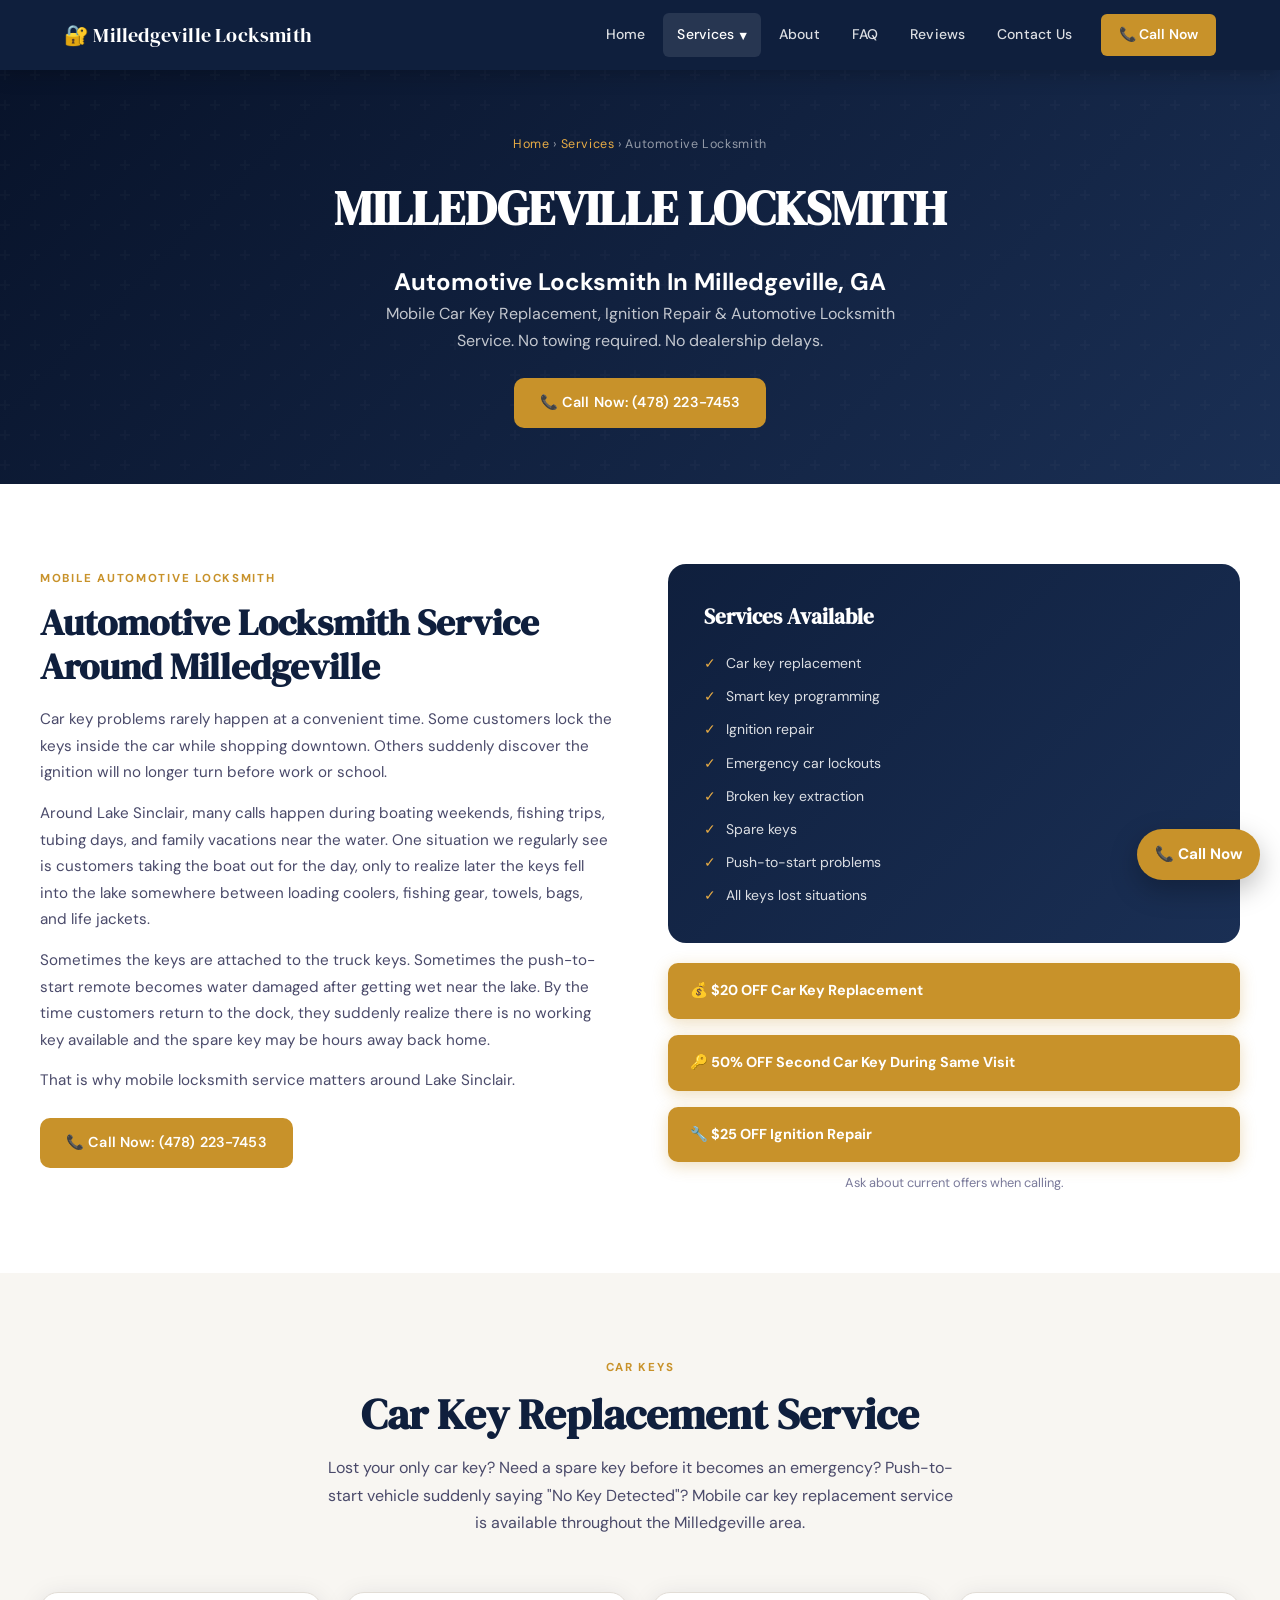
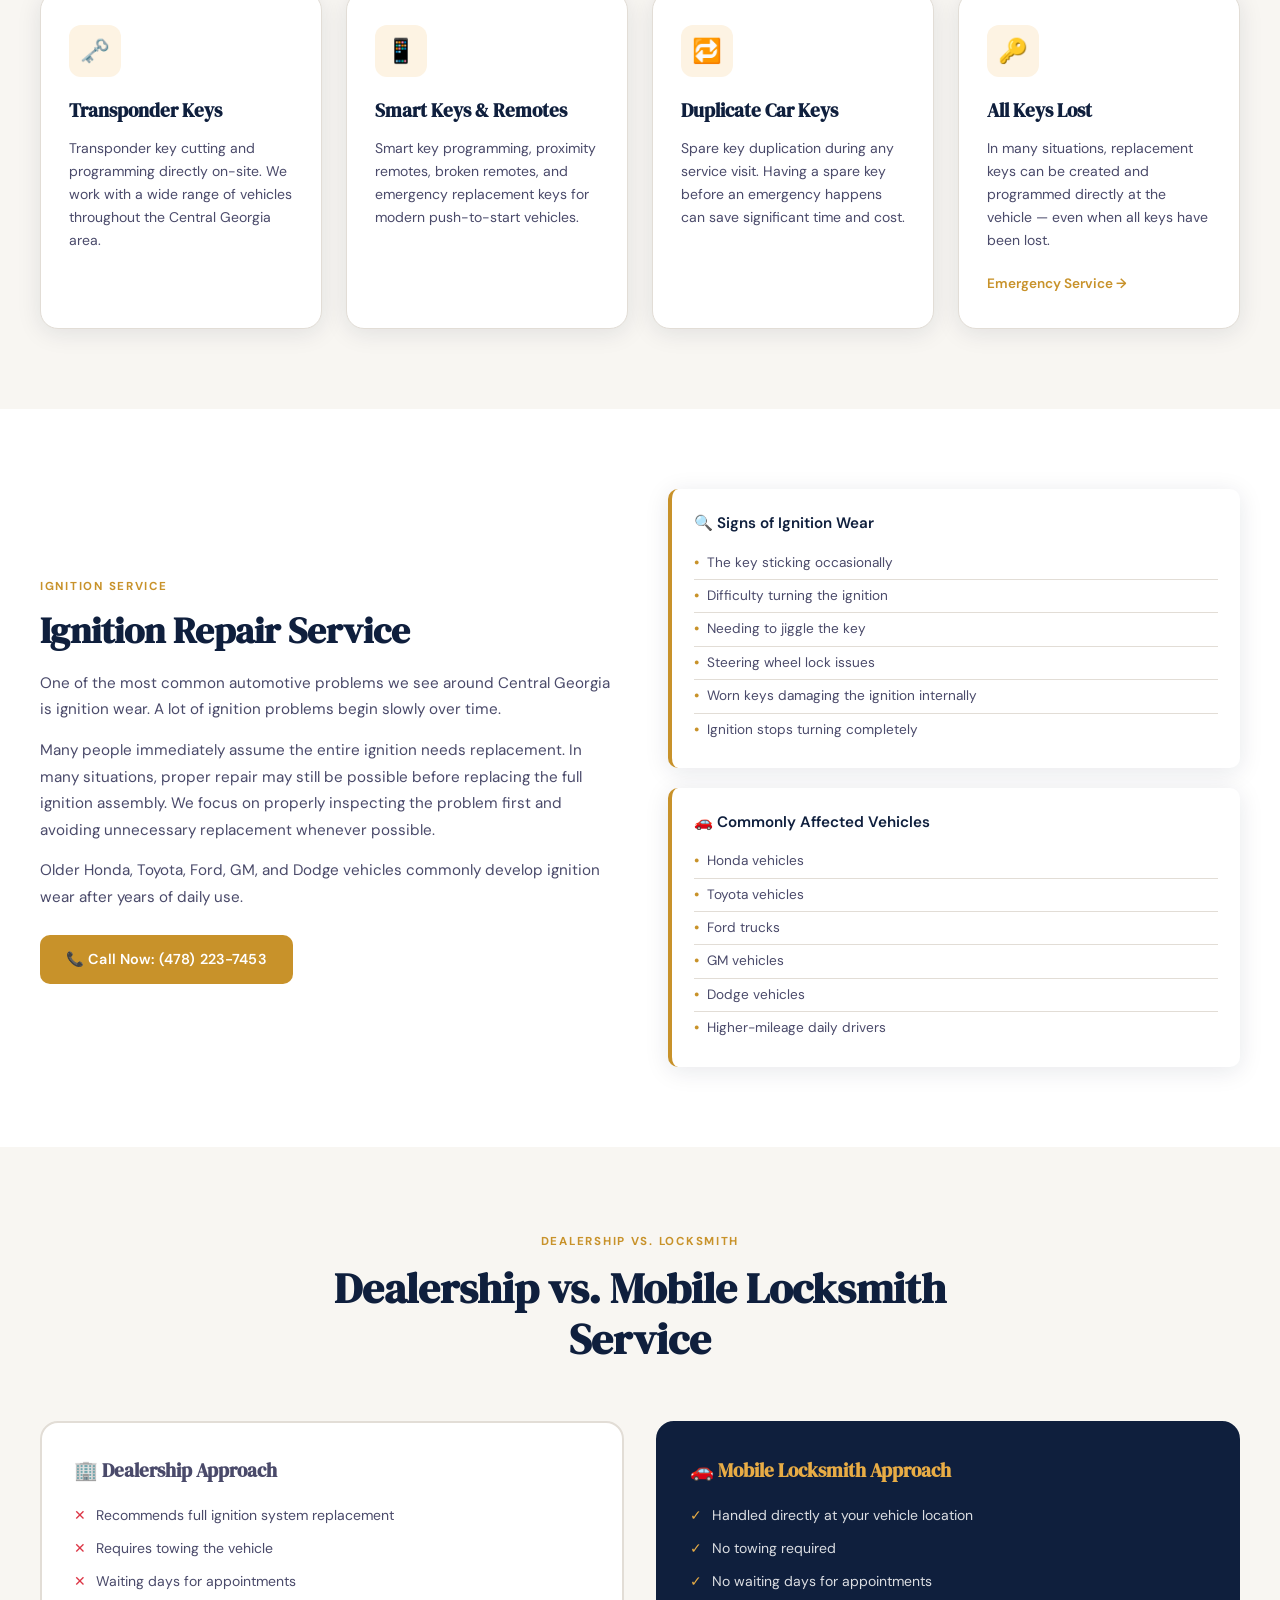
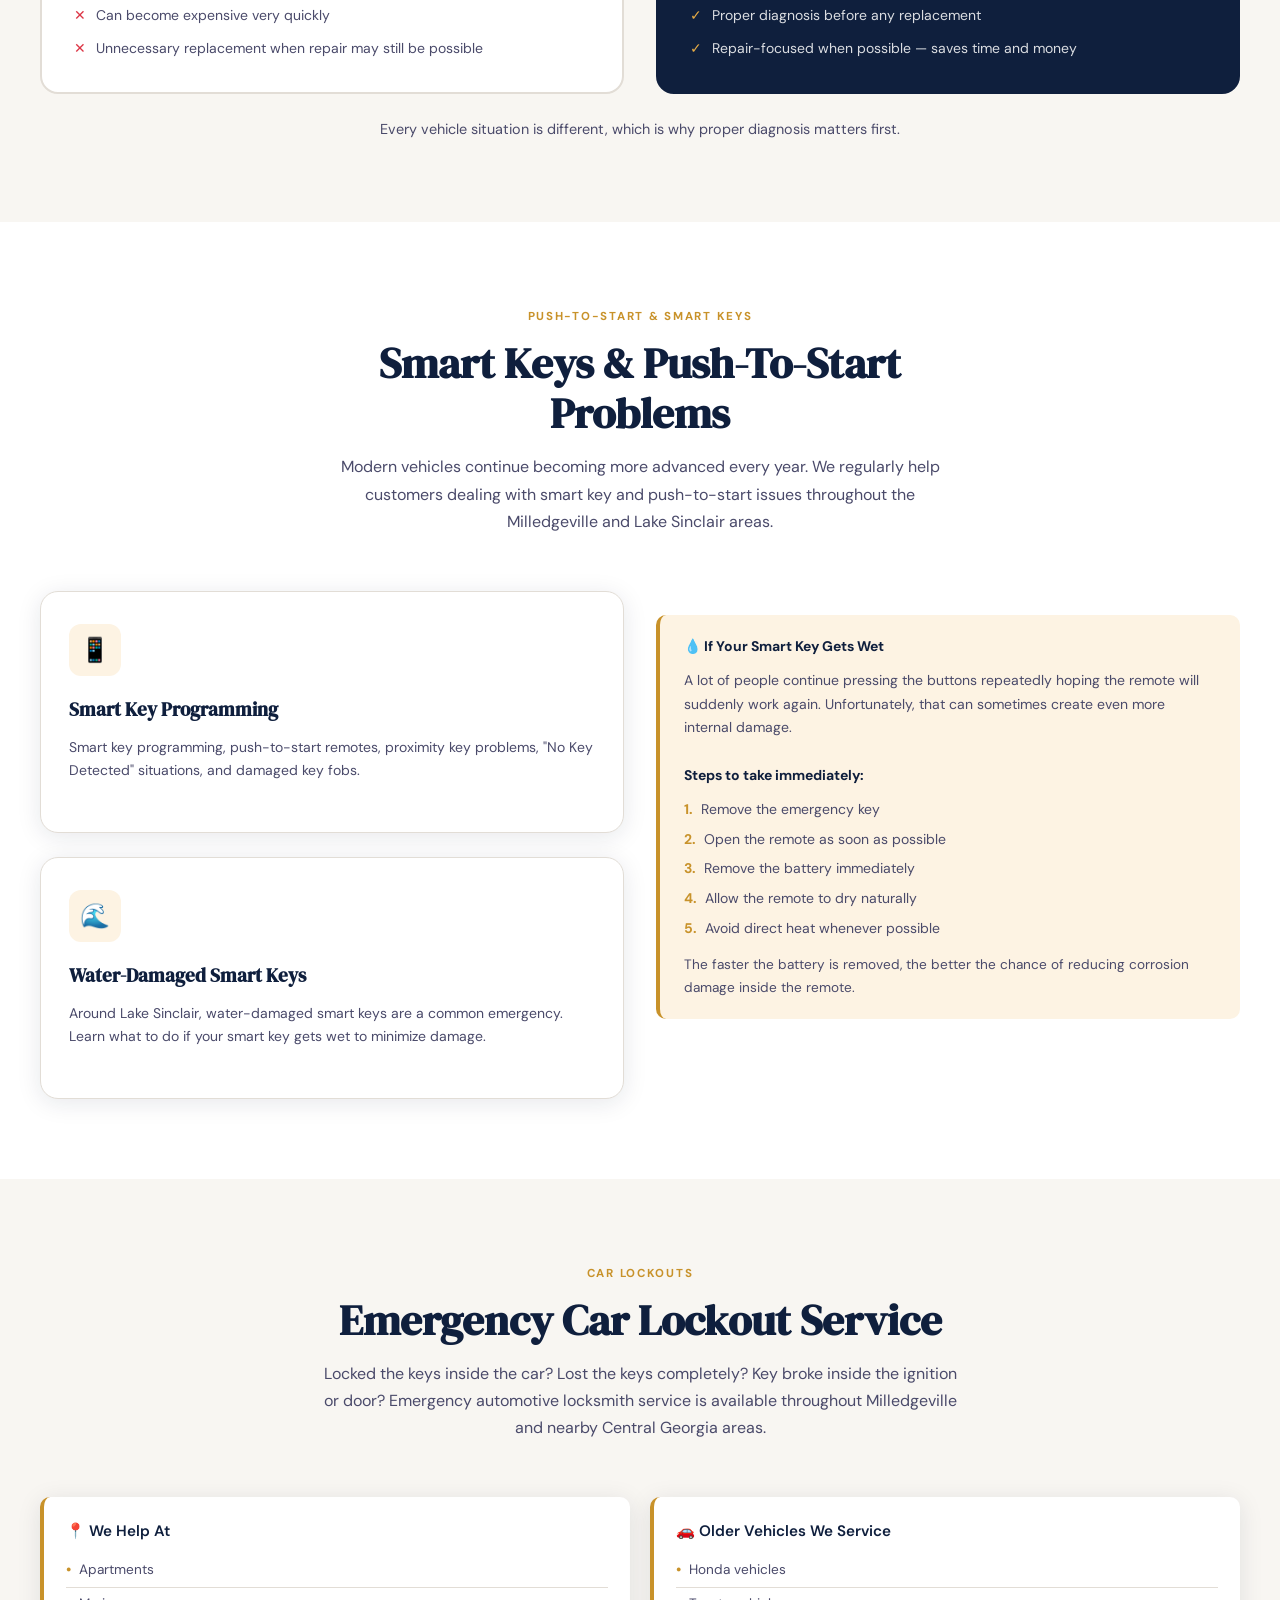
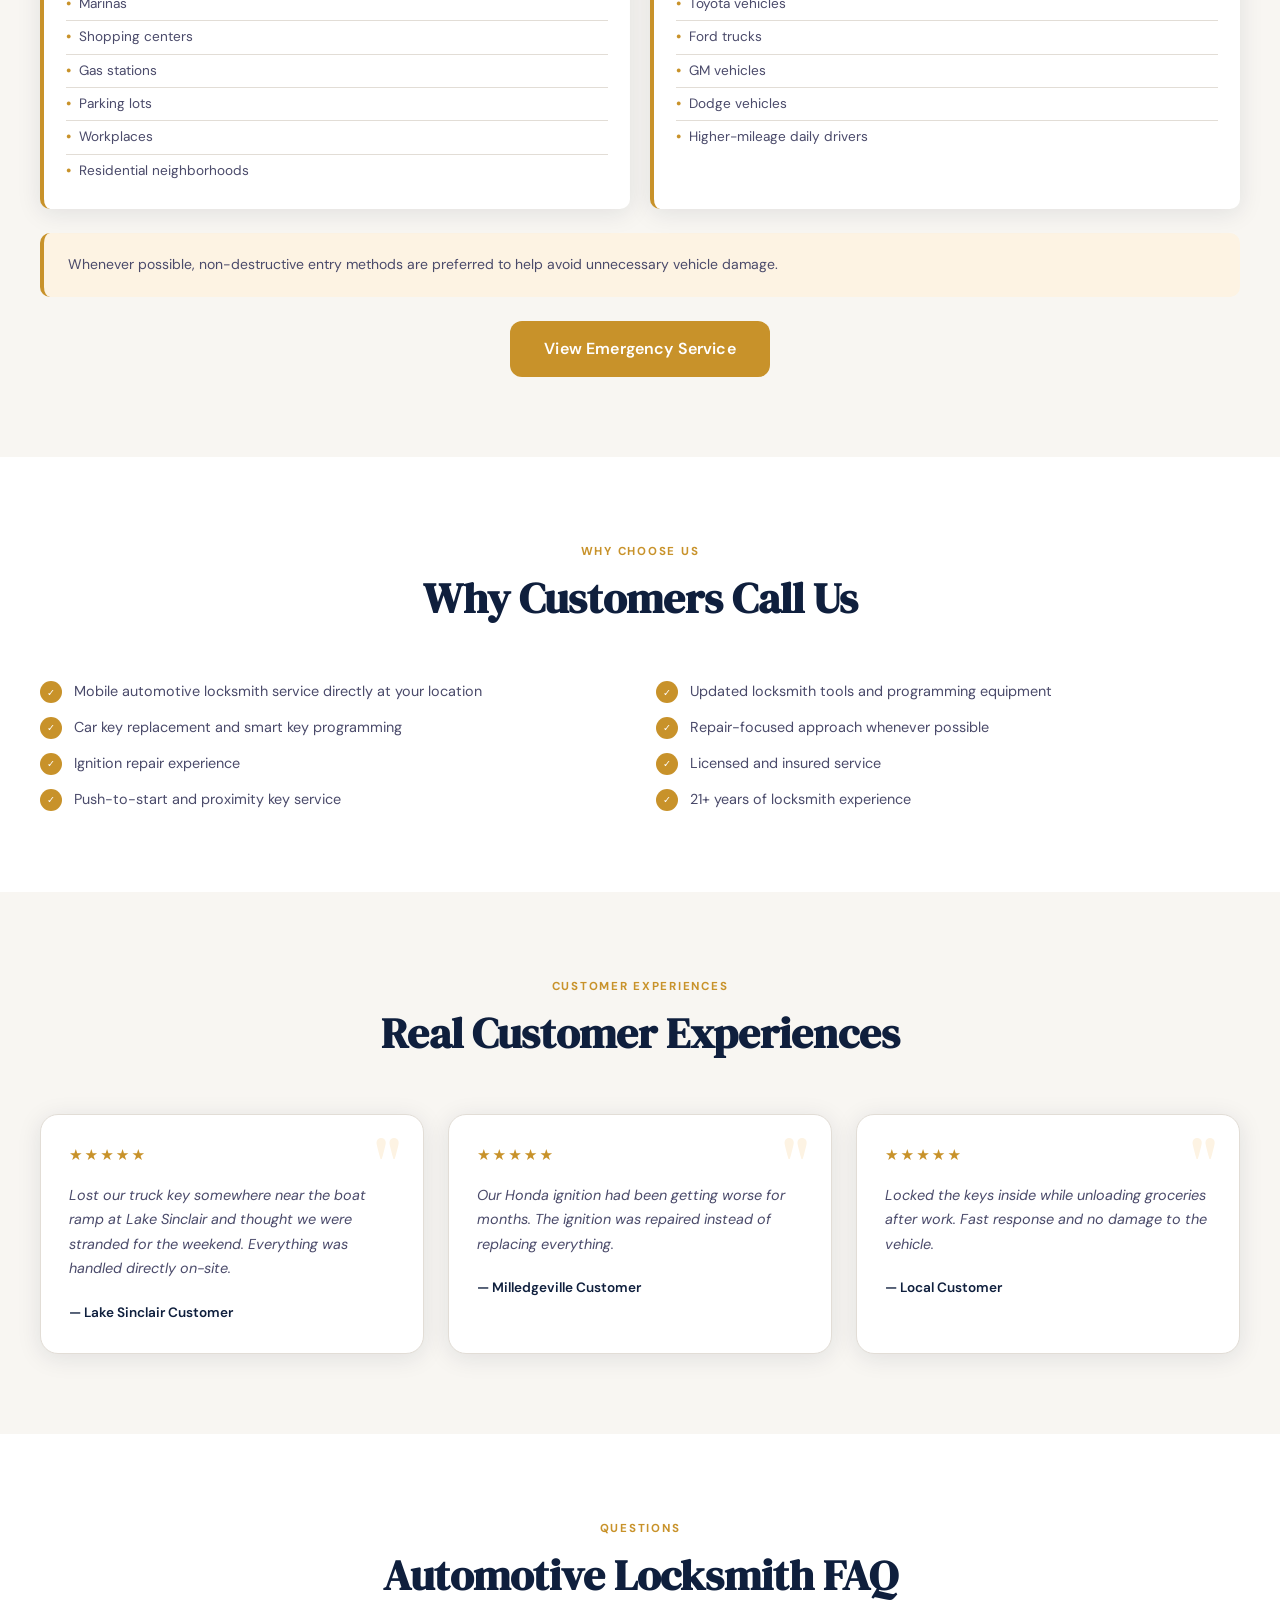
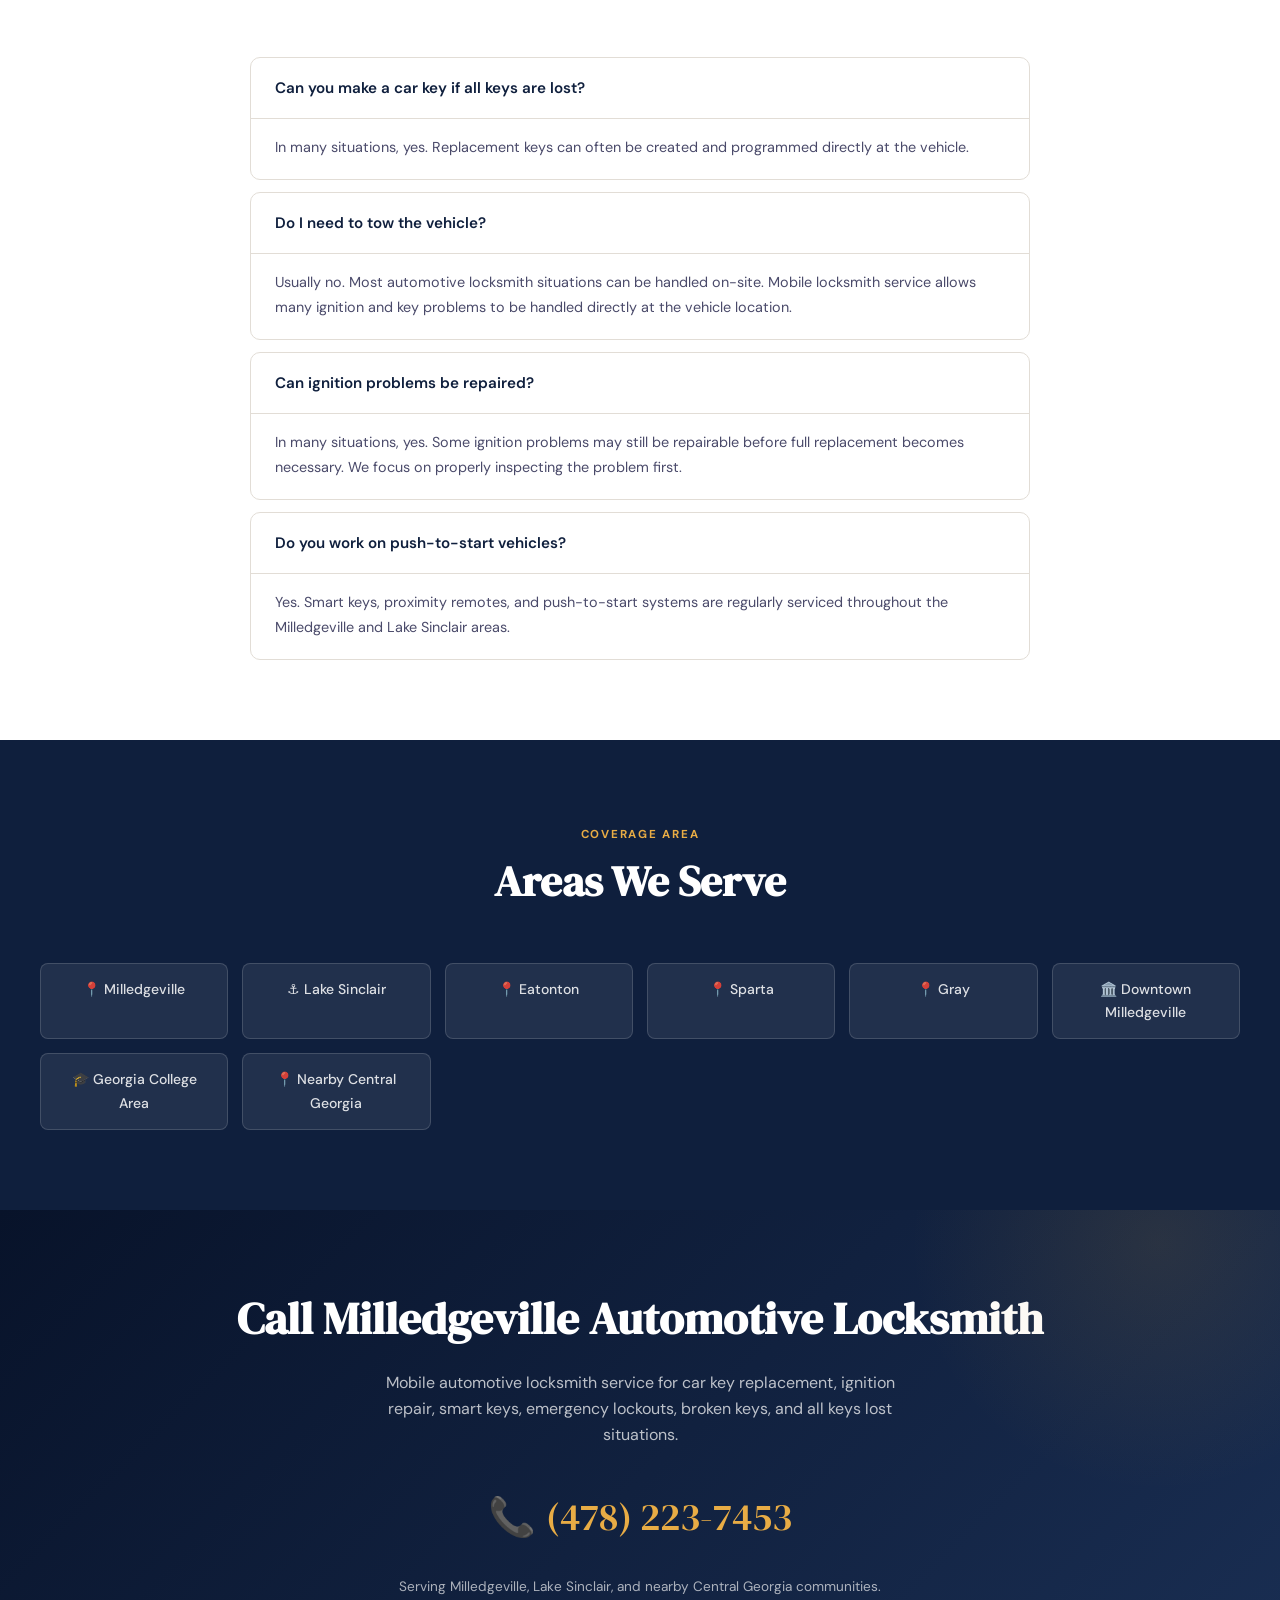
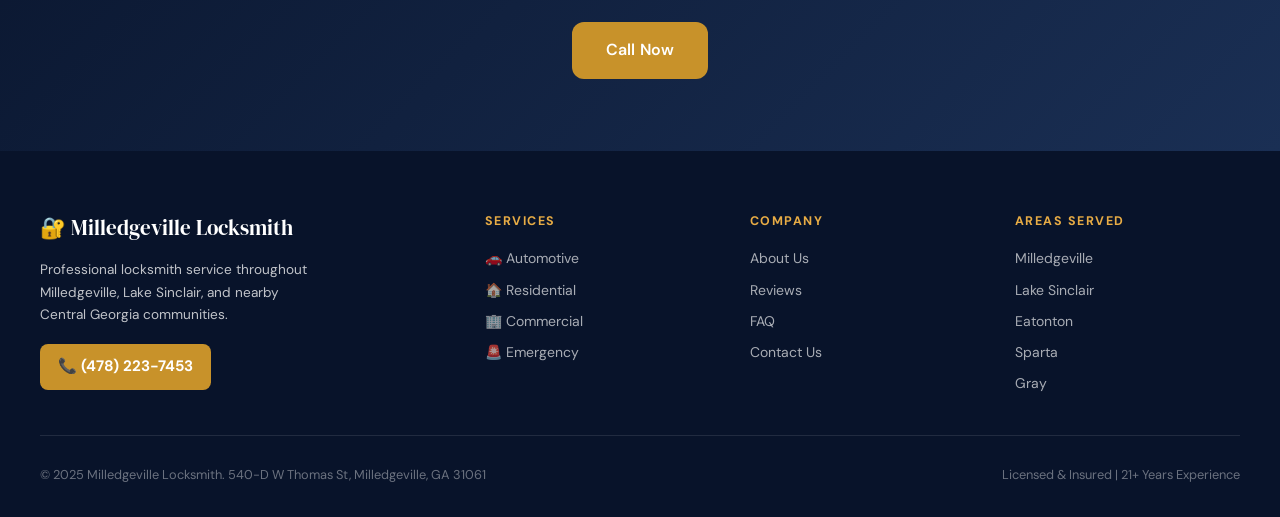
<file: automotive.html>
<!DOCTYPE html>
<html lang="en">
<head>
  <meta charset="UTF-8">
  <meta name="viewport" content="width=device-width, initial-scale=1.0">
  <meta name="description" content="Mobile automotive locksmith in Milledgeville, GA. Car key replacement, ignition repair, smart key programming, and emergency lockouts. Call (478) 223-7453.">
  <title>Automotive Locksmith In Milledgeville, GA | (478) 223-7453</title>
  <link rel="preconnect" href="https://fonts.googleapis.com">
  <link rel="preconnect" href="https://fonts.gstatic.com" crossorigin>
  <link href="https://fonts.googleapis.com/css2?family=DM+Serif+Display:ital@0;1&family=DM+Sans:ital,opsz,wght@0,9..40,300;0,9..40,400;0,9..40,500;0,9..40,600;0,9..40,700;1,9..40,400&display=swap" rel="stylesheet">
  <link rel="stylesheet" href="style.css">
</head>
<body>

<nav class="navbar" role="navigation" aria-label="Main navigation">
  <div class="nav-container">
    <a href="../index.html" class="nav-logo">
      <span class="logo-main">🔐 Milledgeville Locksmith</span>
    </a>
    <ul class="nav-menu" role="menubar">
      <li class="nav-item"><a href="../index.html" class="nav-link">Home</a></li>
      <li class="nav-item">
        <a href="services.html" class="nav-link active" aria-haspopup="true">Services <span class="chevron">▼</span></a>
        <div class="dropdown">
          <a href="automotive.html"><span class="dd-icon">🚗</span> Automotive Locksmith</a>
          <a href="residential.html"><span class="dd-icon">🏠</span> Residential Locksmith</a>
          <a href="commercial.html"><span class="dd-icon">🏢</span> Commercial Locksmith</a>
          <a href="emergency.html"><span class="dd-icon">🚨</span> Emergency Locksmith</a>
        </div>
      </li>
      <li class="nav-item"><a href="about.html" class="nav-link">About</a></li>
      <li class="nav-item"><a href="faq.html" class="nav-link">FAQ</a></li>
      <li class="nav-item"><a href="reviews.html" class="nav-link">Reviews</a></li>
      <li class="nav-item"><a href="contact.html" class="nav-link">Contact Us</a></li>
      <li class="nav-item"><a href="tel:4782237453" class="nav-link nav-cta">📞 Call Now</a></li>
    </ul>
    <button class="hamburger" aria-label="Toggle menu" aria-expanded="false" aria-controls="mobile-nav" onclick="toggleNav(this)">
      <span></span><span></span><span></span>
    </button>
  </div>
  <div class="nav-mobile" id="mobile-nav">
    <a href="../index.html">Home</a>
    <span class="mobile-section-title">Services</span>
    <a href="automotive.html">🚗 Automotive Locksmith</a>
    <a href="residential.html">🏠 Residential Locksmith</a>
    <a href="commercial.html">🏢 Commercial Locksmith</a>
    <a href="emergency.html">🚨 Emergency Locksmith</a>
    <a href="about.html">About</a>
    <a href="faq.html">FAQ</a>
    <a href="reviews.html">Reviews</a>
    <a href="contact.html">Contact Us</a>
    <a href="tel:4782237453" class="mobile-cta">📞 Call (478) 223-7453</a>
  </div>
</nav>
  <a href="tel:4782237453" class="floating-call-btn" aria-label="Call now">📞 Call Now</a>

<header class="page-header">
  <div class="page-header-inner">
    <div class="breadcrumb"><a href="../index.html">Home</a> › <a href="services.html">Services</a> › Automotive Locksmith</div>
    <h1>MILLEDGEVILLE LOCKSMITH</h1>
    <h2>Automotive Locksmith In Milledgeville, GA</h2>
    <p>Mobile Car Key Replacement, Ignition Repair &amp; Automotive Locksmith Service. No towing required. No dealership delays.</p>
    <a href="tel:4782237453" class="btn btn-primary mt-24" style="margin-top:24px;">📞 Call Now: (478) 223-7453</a>
  </div>
</header>

<!-- INTRO -->
<section class="section section-light">
  <div class="container">
    <div class="two-col" style="align-items:start;gap:56px;">
      <div>
        <span class="section-tag">Mobile Automotive Locksmith</span>
        <h2 style="font-family:var(--font-display);font-size:clamp(1.7rem,3vw,2.3rem);color:var(--navy);margin-bottom:18px;line-height:1.2;">Automotive Locksmith Service Around Milledgeville</h2>
        <p style="color:var(--text-mid);line-height:1.75;font-size:0.95rem;margin-bottom:14px;">Car key problems rarely happen at a convenient time. Some customers lock the keys inside the car while shopping downtown. Others suddenly discover the ignition will no longer turn before work or school.</p>
        <p style="color:var(--text-mid);line-height:1.75;font-size:0.95rem;margin-bottom:14px;">Around Lake Sinclair, many calls happen during boating weekends, fishing trips, tubing days, and family vacations near the water. One situation we regularly see is customers taking the boat out for the day, only to realize later the keys fell into the lake somewhere between loading coolers, fishing gear, towels, bags, and life jackets.</p>
        <p style="color:var(--text-mid);line-height:1.75;font-size:0.95rem;margin-bottom:14px;">Sometimes the keys are attached to the truck keys. Sometimes the push-to-start remote becomes water damaged after getting wet near the lake. By the time customers return to the dock, they suddenly realize there is no working key available and the spare key may be hours away back home.</p>
        <p style="color:var(--text-mid);line-height:1.75;font-size:0.95rem;">That is why mobile locksmith service matters around Lake Sinclair.</p>
        <a href="tel:4782237453" class="btn btn-primary mt-24">📞 Call Now: (478) 223-7453</a>
      </div>
      <div>
        <div style="background:linear-gradient(135deg,var(--navy) 0%,var(--navy-mid) 100%);border-radius:var(--radius-lg);padding:36px;color:white;margin-bottom:20px;">
          <h3 style="font-family:var(--font-display);font-size:1.3rem;margin-bottom:18px;">Services Available</h3>
          <ul style="display:flex;flex-direction:column;gap:10px;">
            <li style="display:flex;align-items:center;gap:10px;font-size:0.875rem;color:rgba(255,255,255,0.85);"><span style="color:var(--gold-light);font-weight:700;">✓</span> Car key replacement</li>
            <li style="display:flex;align-items:center;gap:10px;font-size:0.875rem;color:rgba(255,255,255,0.85);"><span style="color:var(--gold-light);font-weight:700;">✓</span> Smart key programming</li>
            <li style="display:flex;align-items:center;gap:10px;font-size:0.875rem;color:rgba(255,255,255,0.85);"><span style="color:var(--gold-light);font-weight:700;">✓</span> Ignition repair</li>
            <li style="display:flex;align-items:center;gap:10px;font-size:0.875rem;color:rgba(255,255,255,0.85);"><span style="color:var(--gold-light);font-weight:700;">✓</span> Emergency car lockouts</li>
            <li style="display:flex;align-items:center;gap:10px;font-size:0.875rem;color:rgba(255,255,255,0.85);"><span style="color:var(--gold-light);font-weight:700;">✓</span> Broken key extraction</li>
            <li style="display:flex;align-items:center;gap:10px;font-size:0.875rem;color:rgba(255,255,255,0.85);"><span style="color:var(--gold-light);font-weight:700;">✓</span> Spare keys</li>
            <li style="display:flex;align-items:center;gap:10px;font-size:0.875rem;color:rgba(255,255,255,0.85);"><span style="color:var(--gold-light);font-weight:700;">✓</span> Push-to-start problems</li>
            <li style="display:flex;align-items:center;gap:10px;font-size:0.875rem;color:rgba(255,255,255,0.85);"><span style="color:var(--gold-light);font-weight:700;">✓</span> All keys lost situations</li>
          </ul>
        </div>
        <div class="savings-row" style="flex-direction:column;">
          <div class="savings-badge">💰 $20 OFF Car Key Replacement</div>
          <div class="savings-badge">🔑 50% OFF Second Car Key During Same Visit</div>
          <div class="savings-badge">🔧 $25 OFF Ignition Repair</div>
        </div>
        <p style="font-size:0.8rem;color:var(--text-light);margin-top:10px;text-align:center;">Ask about current offers when calling.</p>
      </div>
    </div>
  </div>
</section>

<!-- CAR KEY REPLACEMENT -->
<section class="section section-alt">
  <div class="container">
    <div class="section-header">
      <span class="section-tag">Car Keys</span>
      <h2>Car Key Replacement Service</h2>
      <p>Lost your only car key? Need a spare key before it becomes an emergency? Push-to-start vehicle suddenly saying "No Key Detected"? Mobile car key replacement service is available throughout the Milledgeville area.</p>
    </div>
    <div class="card-grid">
      <div class="card">
        <div class="card-icon">🗝️</div>
        <h3>Transponder Keys</h3>
        <p>Transponder key cutting and programming directly on-site. We work with a wide range of vehicles throughout the Central Georgia area.</p>
      </div>
      <div class="card">
        <div class="card-icon">📱</div>
        <h3>Smart Keys &amp; Remotes</h3>
        <p>Smart key programming, proximity remotes, broken remotes, and emergency replacement keys for modern push-to-start vehicles.</p>
      </div>
      <div class="card">
        <div class="card-icon">🔁</div>
        <h3>Duplicate Car Keys</h3>
        <p>Spare key duplication during any service visit. Having a spare key before an emergency happens can save significant time and cost.</p>
      </div>
      <div class="card">
        <div class="card-icon">🔑</div>
        <h3>All Keys Lost</h3>
        <p>In many situations, replacement keys can be created and programmed directly at the vehicle — even when all keys have been lost.</p>
        <a href="emergency.html" class="card-link">Emergency Service →</a>
      </div>
    </div>
  </div>
</section>

<!-- IGNITION REPAIR -->
<section class="section section-light">
  <div class="container">
    <div class="two-col" style="align-items:center;gap:56px;">
      <div>
        <span class="section-tag">Ignition Service</span>
        <h2 style="font-family:var(--font-display);font-size:clamp(1.7rem,3vw,2.3rem);color:var(--navy);margin-bottom:18px;line-height:1.2;">Ignition Repair Service</h2>
        <p style="color:var(--text-mid);line-height:1.75;font-size:0.95rem;margin-bottom:14px;">One of the most common automotive problems we see around Central Georgia is ignition wear. A lot of ignition problems begin slowly over time.</p>
        <p style="color:var(--text-mid);line-height:1.75;font-size:0.95rem;margin-bottom:14px;">Many people immediately assume the entire ignition needs replacement. In many situations, proper repair may still be possible before replacing the full ignition assembly. We focus on properly inspecting the problem first and avoiding unnecessary replacement whenever possible.</p>
        <p style="color:var(--text-mid);line-height:1.75;font-size:0.95rem;">Older Honda, Toyota, Ford, GM, and Dodge vehicles commonly develop ignition wear after years of daily use.</p>
        <a href="tel:4782237453" class="btn btn-primary mt-24">📞 Call Now: (478) 223-7453</a>
      </div>
      <div>
        <div class="discount-card" style="margin-bottom:20px;">
          <h4>🔍 Signs of Ignition Wear</h4>
          <ul>
            <li>The key sticking occasionally</li>
            <li>Difficulty turning the ignition</li>
            <li>Needing to jiggle the key</li>
            <li>Steering wheel lock issues</li>
            <li>Worn keys damaging the ignition internally</li>
            <li>Ignition stops turning completely</li>
          </ul>
        </div>
        <div class="discount-card">
          <h4>🚗 Commonly Affected Vehicles</h4>
          <ul>
            <li>Honda vehicles</li>
            <li>Toyota vehicles</li>
            <li>Ford trucks</li>
            <li>GM vehicles</li>
            <li>Dodge vehicles</li>
            <li>Higher-mileage daily drivers</li>
          </ul>
        </div>
      </div>
    </div>
  </div>
</section>

<!-- DEALERSHIP VS LOCKSMITH -->
<section class="section section-alt">
  <div class="container">
    <div class="section-header">
      <span class="section-tag">Dealership vs. Locksmith</span>
      <h2>Dealership vs. Mobile Locksmith Service</h2>
    </div>
    <div class="two-col">
      <div style="background:var(--white);border-radius:var(--radius-lg);padding:32px;border:2px solid var(--border);">
        <h3 style="font-family:var(--font-display);color:var(--text-mid);margin-bottom:18px;font-size:1.2rem;">🏢 Dealership Approach</h3>
        <ul style="display:flex;flex-direction:column;gap:10px;">
          <li style="display:flex;align-items:flex-start;gap:10px;font-size:0.875rem;color:var(--text-mid);"><span style="color:#dc3545;flex-shrink:0;">✕</span> Recommends full ignition system replacement</li>
          <li style="display:flex;align-items:flex-start;gap:10px;font-size:0.875rem;color:var(--text-mid);"><span style="color:#dc3545;flex-shrink:0;">✕</span> Requires towing the vehicle</li>
          <li style="display:flex;align-items:flex-start;gap:10px;font-size:0.875rem;color:var(--text-mid);"><span style="color:#dc3545;flex-shrink:0;">✕</span> Waiting days for appointments</li>
          <li style="display:flex;align-items:flex-start;gap:10px;font-size:0.875rem;color:var(--text-mid);"><span style="color:#dc3545;flex-shrink:0;">✕</span> Can become expensive very quickly</li>
          <li style="display:flex;align-items:flex-start;gap:10px;font-size:0.875rem;color:var(--text-mid);"><span style="color:#dc3545;flex-shrink:0;">✕</span> Unnecessary replacement when repair may still be possible</li>
        </ul>
      </div>
      <div style="background:var(--navy);border-radius:var(--radius-lg);padding:32px;border:2px solid var(--navy);">
        <h3 style="font-family:var(--font-display);color:var(--gold-light);margin-bottom:18px;font-size:1.2rem;">🚗 Mobile Locksmith Approach</h3>
        <ul style="display:flex;flex-direction:column;gap:10px;">
          <li style="display:flex;align-items:flex-start;gap:10px;font-size:0.875rem;color:rgba(255,255,255,0.85);"><span style="color:var(--gold-light);flex-shrink:0;">✓</span> Handled directly at your vehicle location</li>
          <li style="display:flex;align-items:flex-start;gap:10px;font-size:0.875rem;color:rgba(255,255,255,0.85);"><span style="color:var(--gold-light);flex-shrink:0;">✓</span> No towing required</li>
          <li style="display:flex;align-items:flex-start;gap:10px;font-size:0.875rem;color:rgba(255,255,255,0.85);"><span style="color:var(--gold-light);flex-shrink:0;">✓</span> No waiting days for appointments</li>
          <li style="display:flex;align-items:flex-start;gap:10px;font-size:0.875rem;color:rgba(255,255,255,0.85);"><span style="color:var(--gold-light);flex-shrink:0;">✓</span> Proper diagnosis before any replacement</li>
          <li style="display:flex;align-items:flex-start;gap:10px;font-size:0.875rem;color:rgba(255,255,255,0.85);"><span style="color:var(--gold-light);flex-shrink:0;">✓</span> Repair-focused when possible — saves time and money</li>
        </ul>
      </div>
    </div>
    <p style="color:var(--text-mid);font-size:0.9rem;text-align:center;margin-top:24px;">Every vehicle situation is different, which is why proper diagnosis matters first.</p>
  </div>
</section>

<!-- SMART KEYS -->
<section class="section section-light">
  <div class="container">
    <div class="section-header">
      <span class="section-tag">Push-To-Start &amp; Smart Keys</span>
      <h2>Smart Keys &amp; Push-To-Start Problems</h2>
      <p>Modern vehicles continue becoming more advanced every year. We regularly help customers dealing with smart key and push-to-start issues throughout the Milledgeville and Lake Sinclair areas.</p>
    </div>
    <div class="two-col" style="align-items:start;">
      <div>
        <div class="card-grid" style="grid-template-columns:1fr;">
          <div class="card">
            <div class="card-icon">📱</div>
            <h3>Smart Key Programming</h3>
            <p>Smart key programming, push-to-start remotes, proximity key problems, "No Key Detected" situations, and damaged key fobs.</p>
          </div>
          <div class="card">
            <div class="card-icon">🌊</div>
            <h3>Water-Damaged Smart Keys</h3>
            <p>Around Lake Sinclair, water-damaged smart keys are a common emergency. Learn what to do if your smart key gets wet to minimize damage.</p>
          </div>
        </div>
      </div>
      <div>
        <div class="info-box">
          <strong style="color:var(--navy);display:block;margin-bottom:10px;">💧 If Your Smart Key Gets Wet</strong>
          A lot of people continue pressing the buttons repeatedly hoping the remote will suddenly work again. Unfortunately, that can sometimes create even more internal damage.<br><br>
          <strong style="color:var(--navy);">Steps to take immediately:</strong>
          <ul style="margin-top:10px;display:flex;flex-direction:column;gap:6px;">
            <li style="display:flex;align-items:flex-start;gap:8px;"><span style="color:var(--gold);font-weight:700;">1.</span> Remove the emergency key</li>
            <li style="display:flex;align-items:flex-start;gap:8px;"><span style="color:var(--gold);font-weight:700;">2.</span> Open the remote as soon as possible</li>
            <li style="display:flex;align-items:flex-start;gap:8px;"><span style="color:var(--gold);font-weight:700;">3.</span> Remove the battery immediately</li>
            <li style="display:flex;align-items:flex-start;gap:8px;"><span style="color:var(--gold);font-weight:700;">4.</span> Allow the remote to dry naturally</li>
            <li style="display:flex;align-items:flex-start;gap:8px;"><span style="color:var(--gold);font-weight:700;">5.</span> Avoid direct heat whenever possible</li>
          </ul>
          <p style="margin-top:12px;font-size:0.85rem;">The faster the battery is removed, the better the chance of reducing corrosion damage inside the remote.</p>
        </div>
      </div>
    </div>
  </div>
</section>

<!-- EMERGENCY LOCKOUT -->
<section class="section section-alt">
  <div class="container">
    <div class="section-header">
      <span class="section-tag">Car Lockouts</span>
      <h2>Emergency Car Lockout Service</h2>
      <p>Locked the keys inside the car? Lost the keys completely? Key broke inside the ignition or door? Emergency automotive locksmith service is available throughout Milledgeville and nearby Central Georgia areas.</p>
    </div>
    <div class="discount-grid">
      <div class="discount-card">
        <h4>📍 We Help At</h4>
        <ul>
          <li>Apartments</li>
          <li>Marinas</li>
          <li>Shopping centers</li>
          <li>Gas stations</li>
          <li>Parking lots</li>
          <li>Workplaces</li>
          <li>Residential neighborhoods</li>
        </ul>
      </div>
      <div class="discount-card">
        <h4>🚗 Older Vehicles We Service</h4>
        <ul>
          <li>Honda vehicles</li>
          <li>Toyota vehicles</li>
          <li>Ford trucks</li>
          <li>GM vehicles</li>
          <li>Dodge vehicles</li>
          <li>Higher-mileage daily drivers</li>
        </ul>
      </div>
    </div>
    <div class="info-box mt-24">Whenever possible, non-destructive entry methods are preferred to help avoid unnecessary vehicle damage.</div>
    <div class="text-center mt-24">
      <a href="emergency.html" class="btn btn-primary btn-lg">View Emergency Service</a>
    </div>
  </div>
</section>

<!-- WHY US -->
<section class="section section-light">
  <div class="container">
    <div class="section-header">
      <span class="section-tag">Why Choose Us</span>
      <h2>Why Customers Call Us</h2>
    </div>
    <div class="two-col">
      <ul class="checklist">
        <li><span class="check-icon">✓</span> Mobile automotive locksmith service directly at your location</li>
        <li><span class="check-icon">✓</span> Car key replacement and smart key programming</li>
        <li><span class="check-icon">✓</span> Ignition repair experience</li>
        <li><span class="check-icon">✓</span> Push-to-start and proximity key service</li>
      </ul>
      <ul class="checklist">
        <li><span class="check-icon">✓</span> Updated locksmith tools and programming equipment</li>
        <li><span class="check-icon">✓</span> Repair-focused approach whenever possible</li>
        <li><span class="check-icon">✓</span> Licensed and insured service</li>
        <li><span class="check-icon">✓</span> 21+ years of locksmith experience</li>
      </ul>
    </div>
  </div>
</section>

<!-- REVIEWS -->
<section class="section section-alt">
  <div class="container">
    <div class="section-header">
      <span class="section-tag">Customer Experiences</span>
      <h2>Real Customer Experiences</h2>
    </div>
    <div class="review-grid">
      <div class="review-card">
        <div class="stars">★★★★★</div>
        <p class="review-text">Lost our truck key somewhere near the boat ramp at Lake Sinclair and thought we were stranded for the weekend. Everything was handled directly on-site.</p>
        <span class="reviewer">— Lake Sinclair Customer</span>
      </div>
      <div class="review-card">
        <div class="stars">★★★★★</div>
        <p class="review-text">Our Honda ignition had been getting worse for months. The ignition was repaired instead of replacing everything.</p>
        <span class="reviewer">— Milledgeville Customer</span>
      </div>
      <div class="review-card">
        <div class="stars">★★★★★</div>
        <p class="review-text">Locked the keys inside while unloading groceries after work. Fast response and no damage to the vehicle.</p>
        <span class="reviewer">— Local Customer</span>
      </div>
    </div>
  </div>
</section>

<!-- FAQ -->
<section class="section section-light">
  <div class="container">
    <div class="section-header">
      <span class="section-tag">Questions</span>
      <h2>Automotive Locksmith FAQ</h2>
    </div>
    <div class="faq-list">
      <div class="faq-item">
        <button class="faq-q" onclick="toggleFaq(this)" aria-expanded="false">Can you make a car key if all keys are lost? <span class="faq-icon">+</span></button>
        <div class="faq-a">In many situations, yes. Replacement keys can often be created and programmed directly at the vehicle.</div>
      </div>
      <div class="faq-item">
        <button class="faq-q" onclick="toggleFaq(this)" aria-expanded="false">Do I need to tow the vehicle? <span class="faq-icon">+</span></button>
        <div class="faq-a">Usually no. Most automotive locksmith situations can be handled on-site. Mobile locksmith service allows many ignition and key problems to be handled directly at the vehicle location.</div>
      </div>
      <div class="faq-item">
        <button class="faq-q" onclick="toggleFaq(this)" aria-expanded="false">Can ignition problems be repaired? <span class="faq-icon">+</span></button>
        <div class="faq-a">In many situations, yes. Some ignition problems may still be repairable before full replacement becomes necessary. We focus on properly inspecting the problem first.</div>
      </div>
      <div class="faq-item">
        <button class="faq-q" onclick="toggleFaq(this)" aria-expanded="false">Do you work on push-to-start vehicles? <span class="faq-icon">+</span></button>
        <div class="faq-a">Yes. Smart keys, proximity remotes, and push-to-start systems are regularly serviced throughout the Milledgeville and Lake Sinclair areas.</div>
      </div>
    </div>
  </div>
</section>

<!-- AREAS -->
<section class="section section-dark">
  <div class="container">
    <div class="section-header">
      <span class="section-tag">Coverage Area</span>
      <h2>Areas We Serve</h2>
    </div>
    <div class="areas-grid">
      <div class="area-pill">📍 Milledgeville</div>
      <div class="area-pill">⚓ Lake Sinclair</div>
      <div class="area-pill">📍 Eatonton</div>
      <div class="area-pill">📍 Sparta</div>
      <div class="area-pill">📍 Gray</div>
      <div class="area-pill">🏛️ Downtown Milledgeville</div>
      <div class="area-pill">🎓 Georgia College Area</div>
      <div class="area-pill">📍 Nearby Central Georgia</div>
    </div>
  </div>
</section>

<div class="cta-band">
  <div class="container">
    <h2>Call Milledgeville Automotive Locksmith</h2>
    <p>Mobile automotive locksmith service for car key replacement, ignition repair, smart keys, emergency lockouts, broken keys, and all keys lost situations.</p>
    <div class="phone-big">📞 <a href="tel:4782237453" style="color:inherit;">(478) 223-7453</a></div>
    <p style="color:rgba(255,255,255,0.65);font-size:0.85rem;margin-bottom:24px;">Serving Milledgeville, Lake Sinclair, and nearby Central Georgia communities.</p>
    <a href="tel:4782237453" class="btn btn-primary btn-lg">Call Now</a>
  </div>
</div>

<footer role="contentinfo">
  <div class="footer-grid">
    <div class="footer-brand">
      <span class="logo-main">🔐 Milledgeville Locksmith</span>
      <p>Professional locksmith service throughout Milledgeville, Lake Sinclair, and nearby Central Georgia communities.</p>
      <a href="tel:4782237453" class="footer-phone">📞 (478) 223-7453</a>
    </div>
    <div class="footer-col">
      <h4>Services</h4>
      <ul>
        <li><a href="automotive.html">🚗 Automotive</a></li>
        <li><a href="residential.html">🏠 Residential</a></li>
        <li><a href="commercial.html">🏢 Commercial</a></li>
        <li><a href="emergency.html">🚨 Emergency</a></li>
      </ul>
    </div>
    <div class="footer-col">
      <h4>Company</h4>
      <ul>
        <li><a href="about.html">About Us</a></li>
        <li><a href="reviews.html">Reviews</a></li>
        <li><a href="faq.html">FAQ</a></li>
        <li><a href="contact.html">Contact Us</a></li>
      </ul>
    </div>
    <div class="footer-col">
      <h4>Areas Served</h4>
      <ul>
        <li><a href="#">Milledgeville</a></li>
        <li><a href="#">Lake Sinclair</a></li>
        <li><a href="#">Eatonton</a></li>
        <li><a href="#">Sparta</a></li>
        <li><a href="#">Gray</a></li>
      </ul>
    </div>
  </div>
  <div class="footer-bottom">
    <span>© 2025 Milledgeville Locksmith. 540-D W Thomas St, Milledgeville, GA 31061</span>
    <span>Licensed &amp; Insured | 21+ Years Experience</span>
  </div>
</footer>

<script>
function toggleNav(btn) {
  const menu = document.getElementById('mobile-nav');
  const open = menu.classList.toggle('open');
  btn.classList.toggle('open', open);
  btn.setAttribute('aria-expanded', open);
}
function toggleFaq(btn) {
  const answer = btn.nextElementSibling;
  const isOpen = answer.classList.toggle('open');
  btn.classList.toggle('open', isOpen);
  btn.setAttribute('aria-expanded', isOpen);
}
</script>
</body>
</html>
</file>
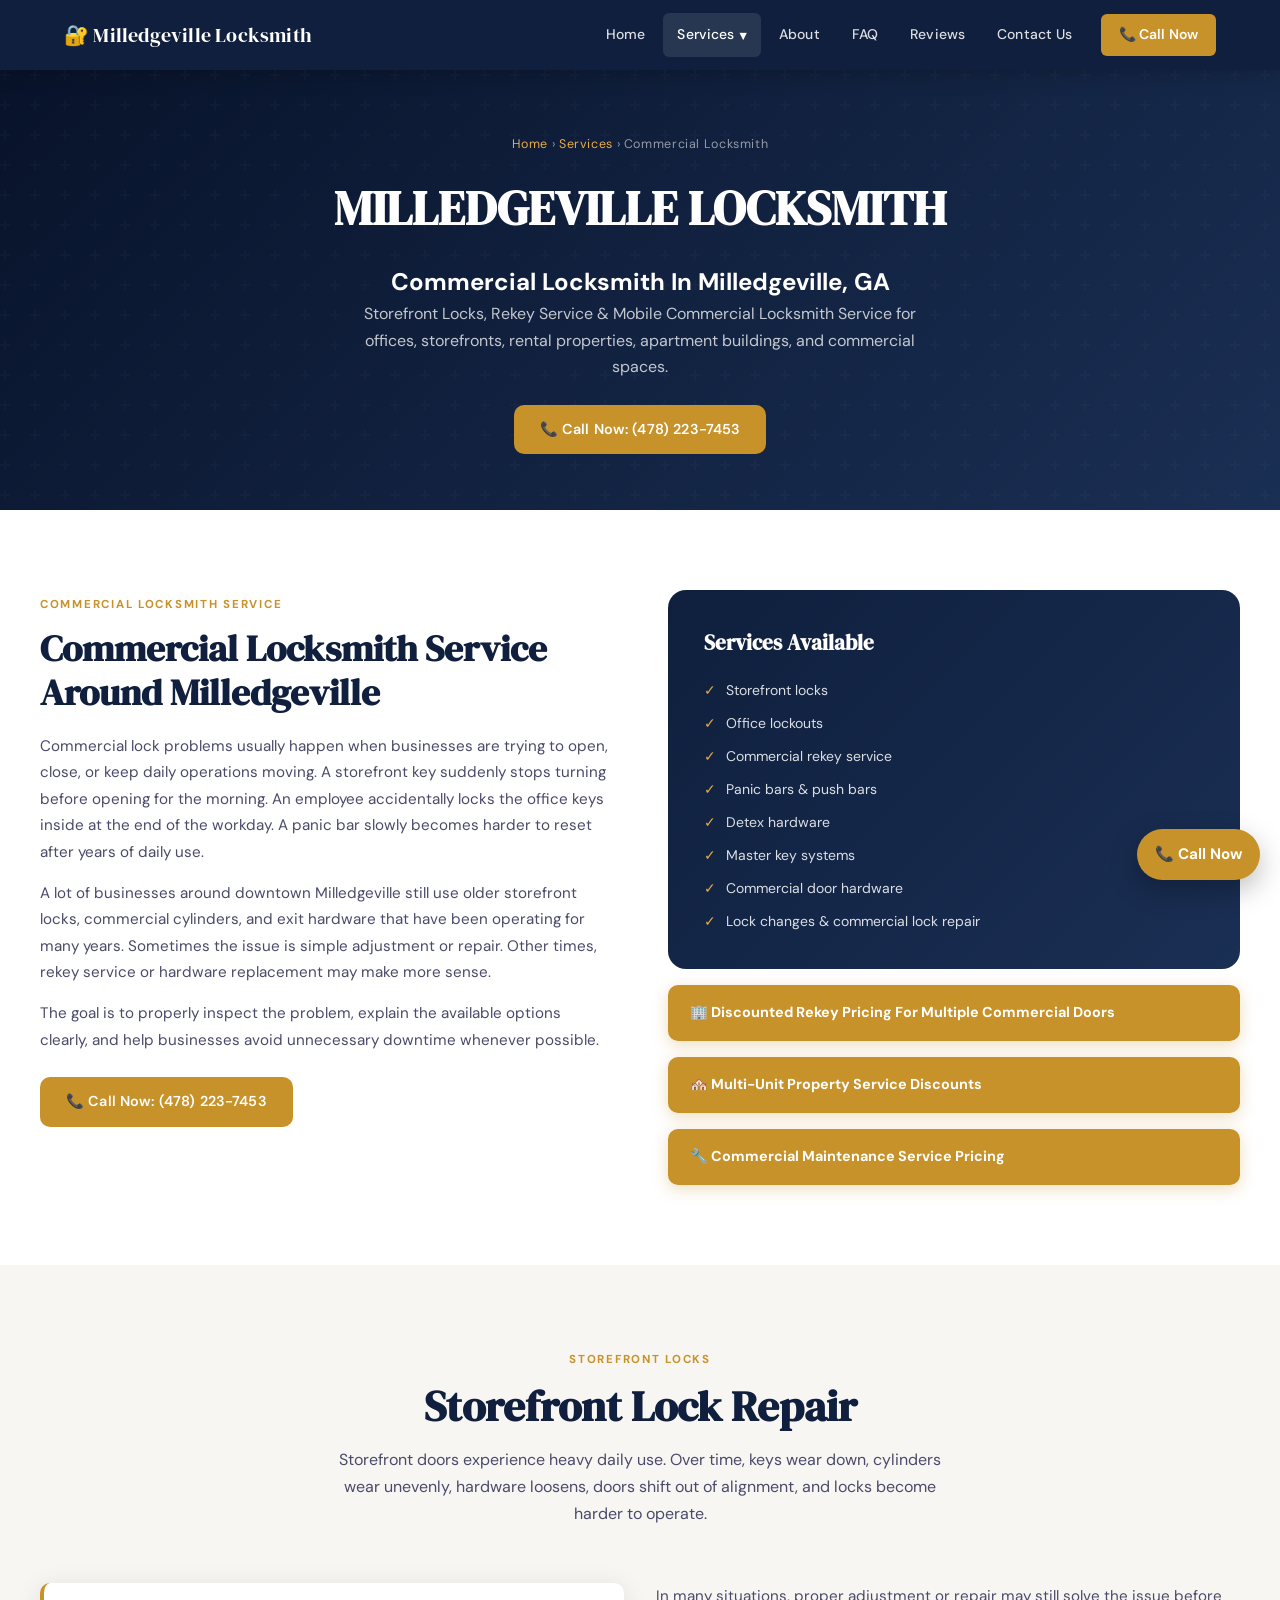
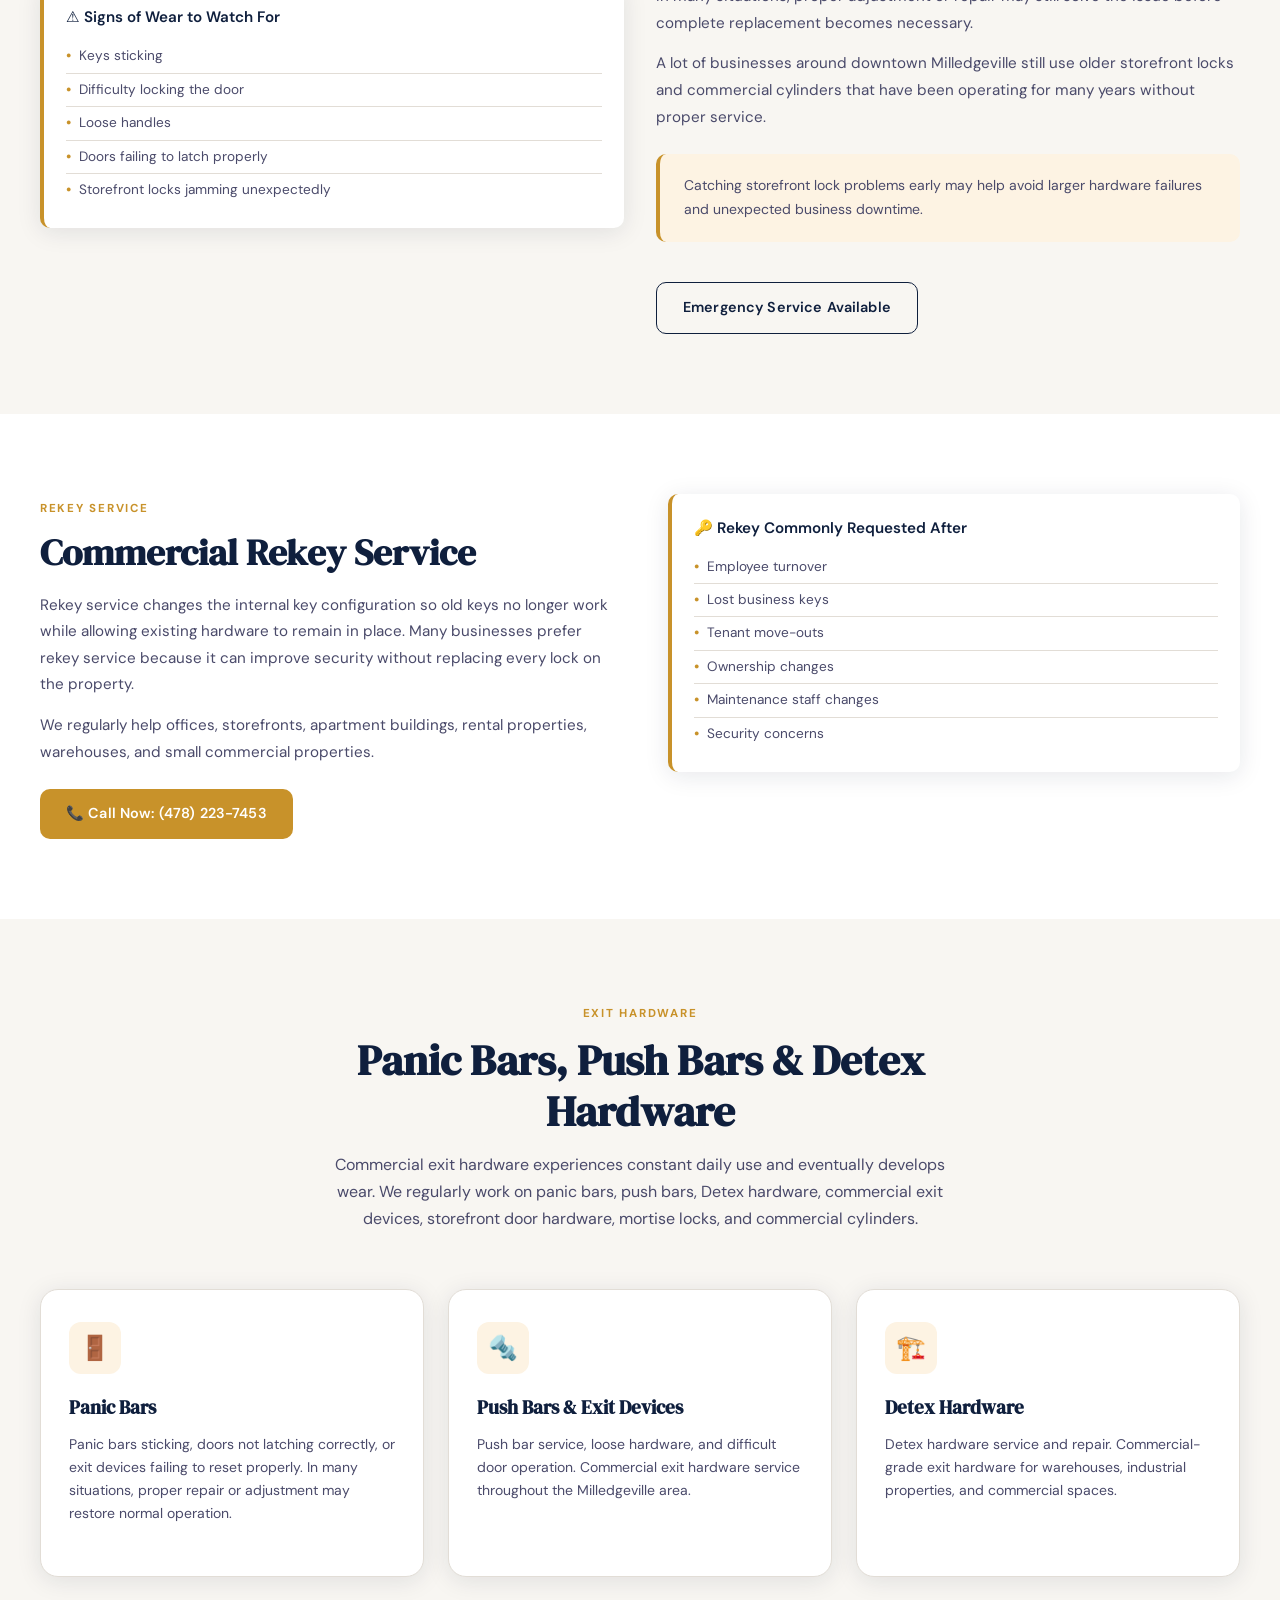
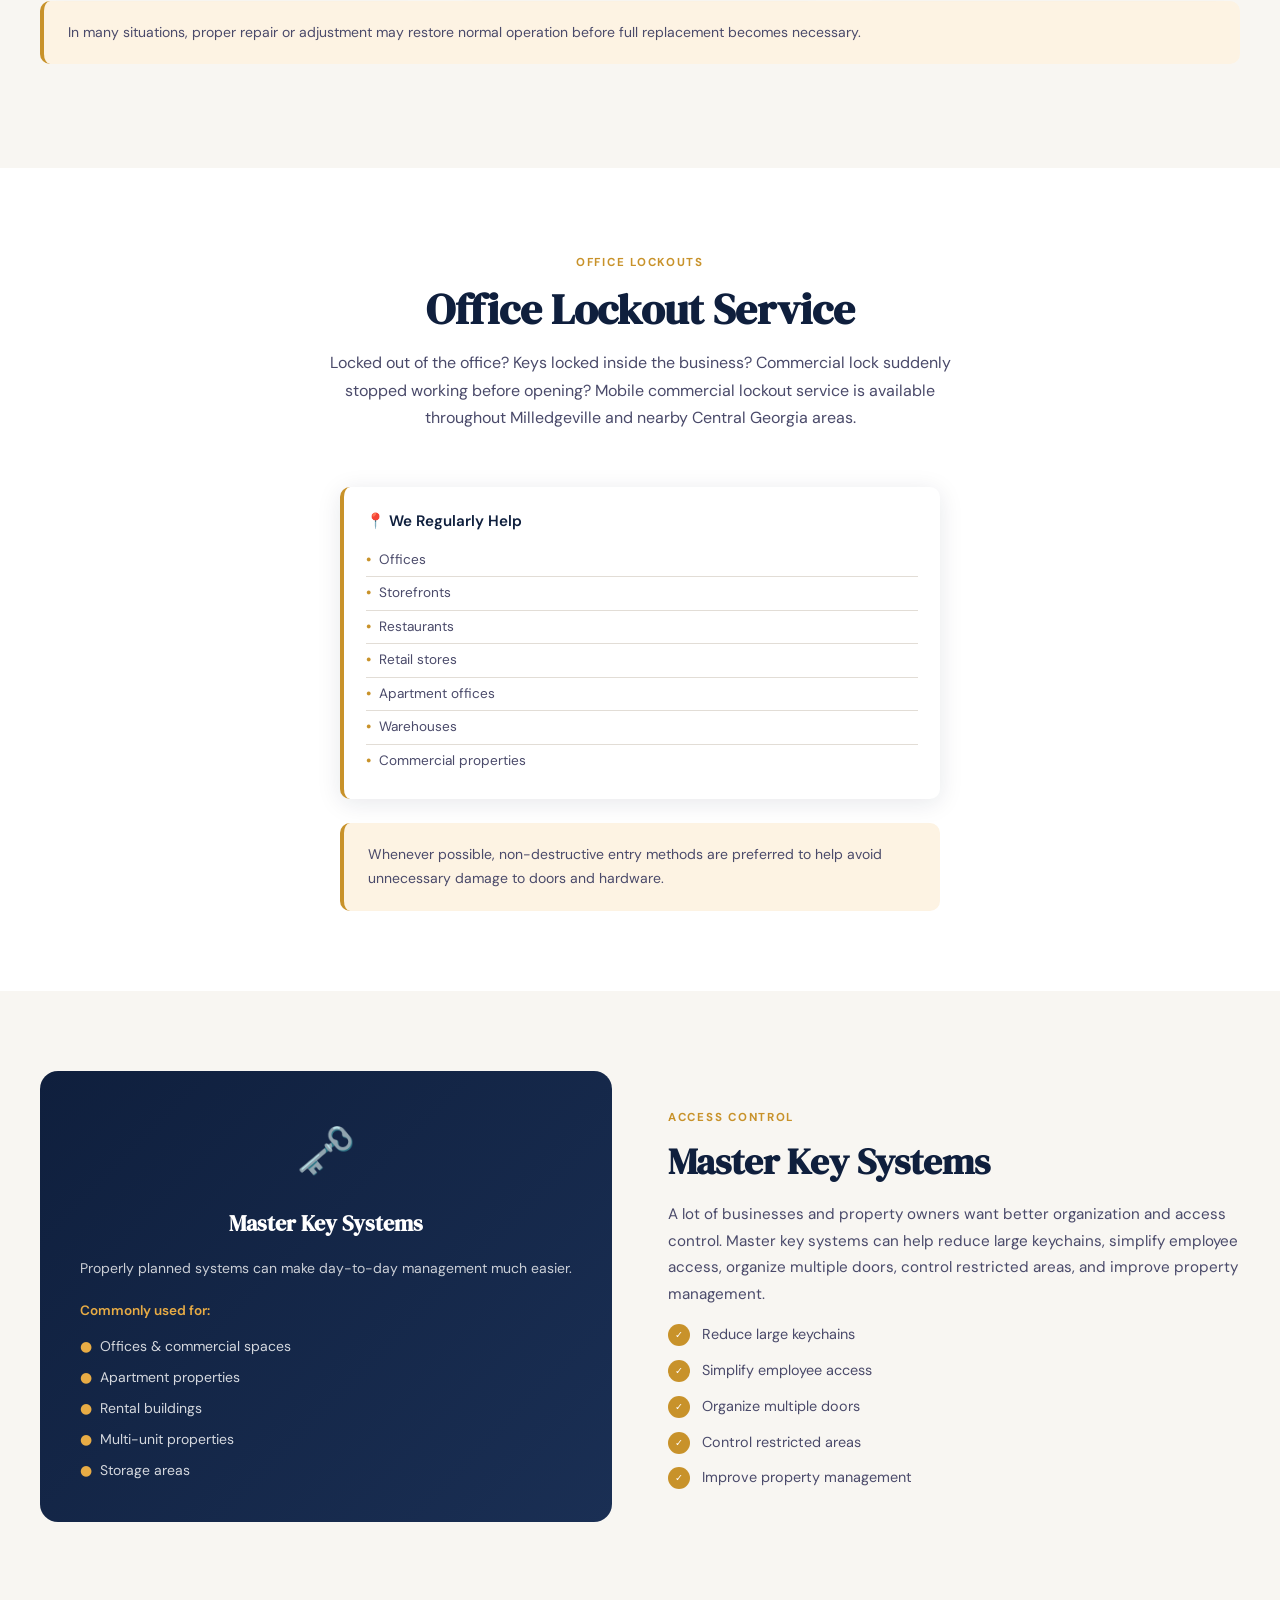
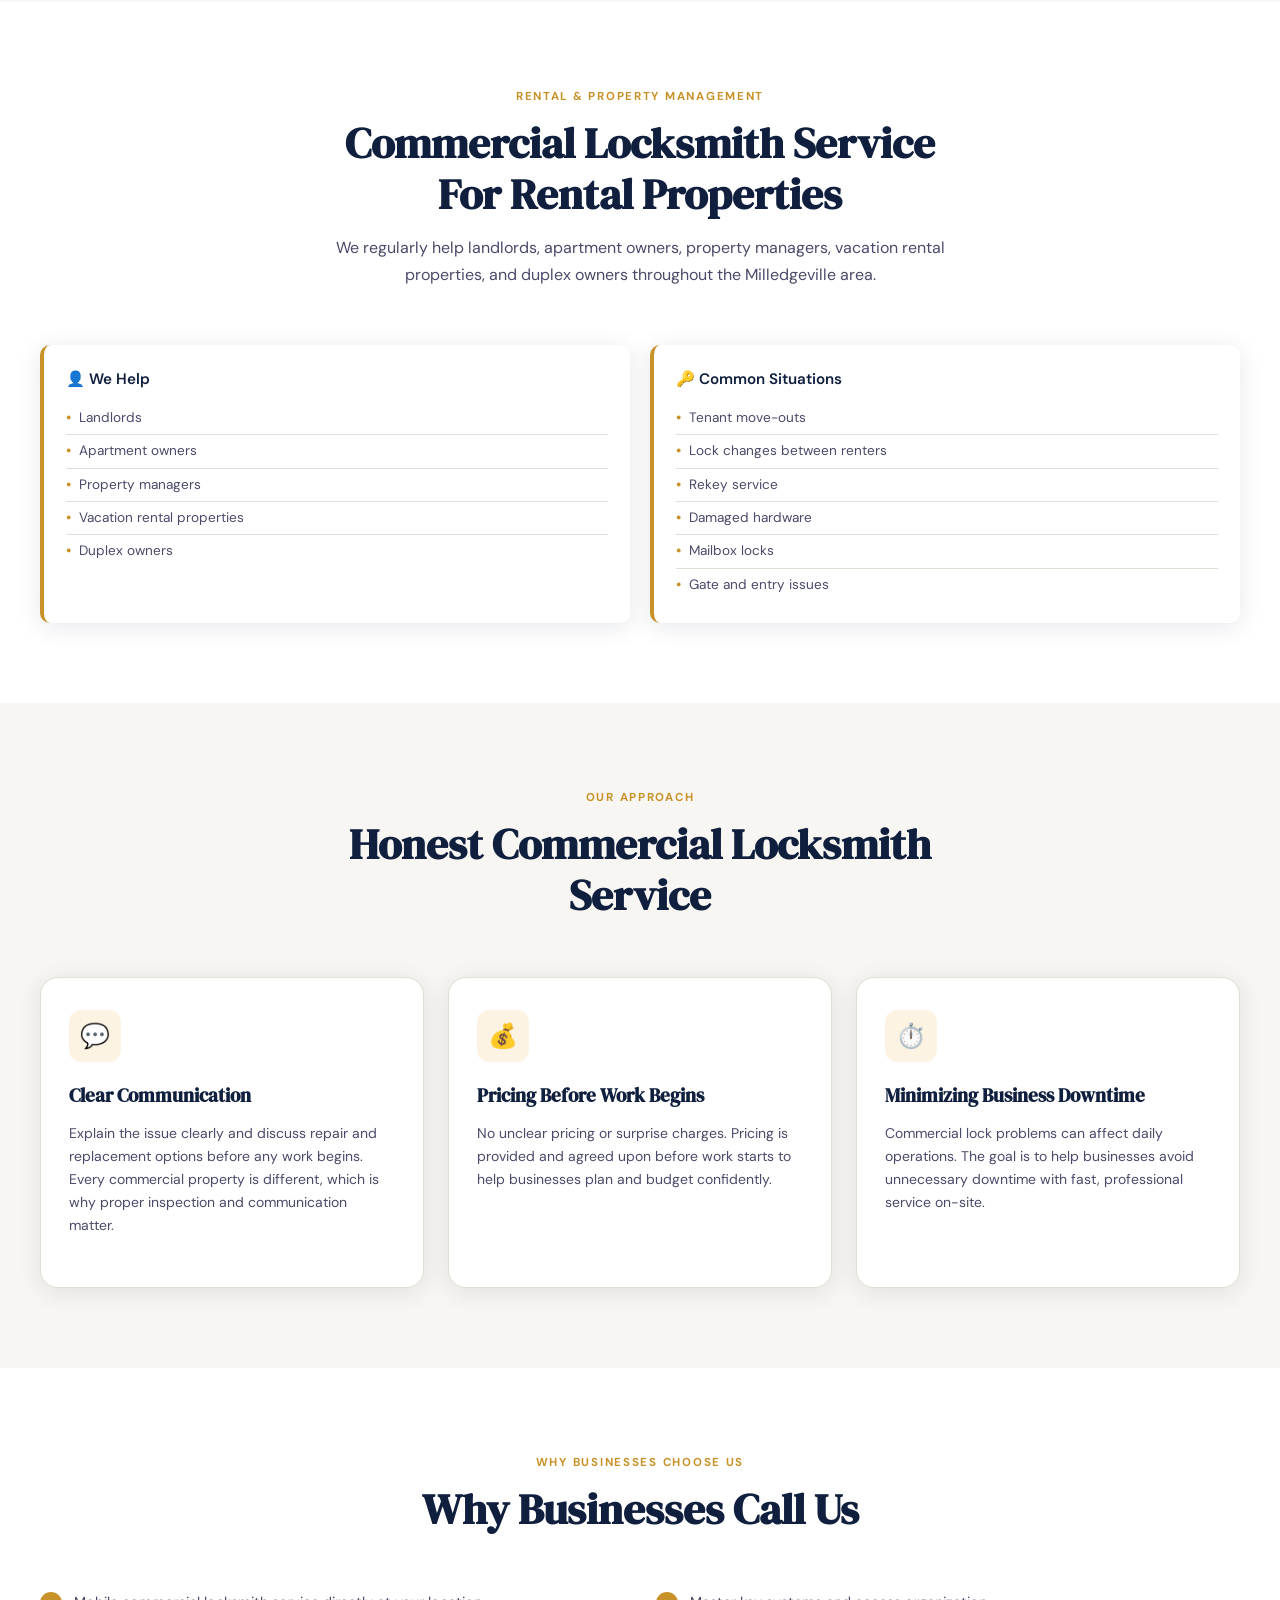
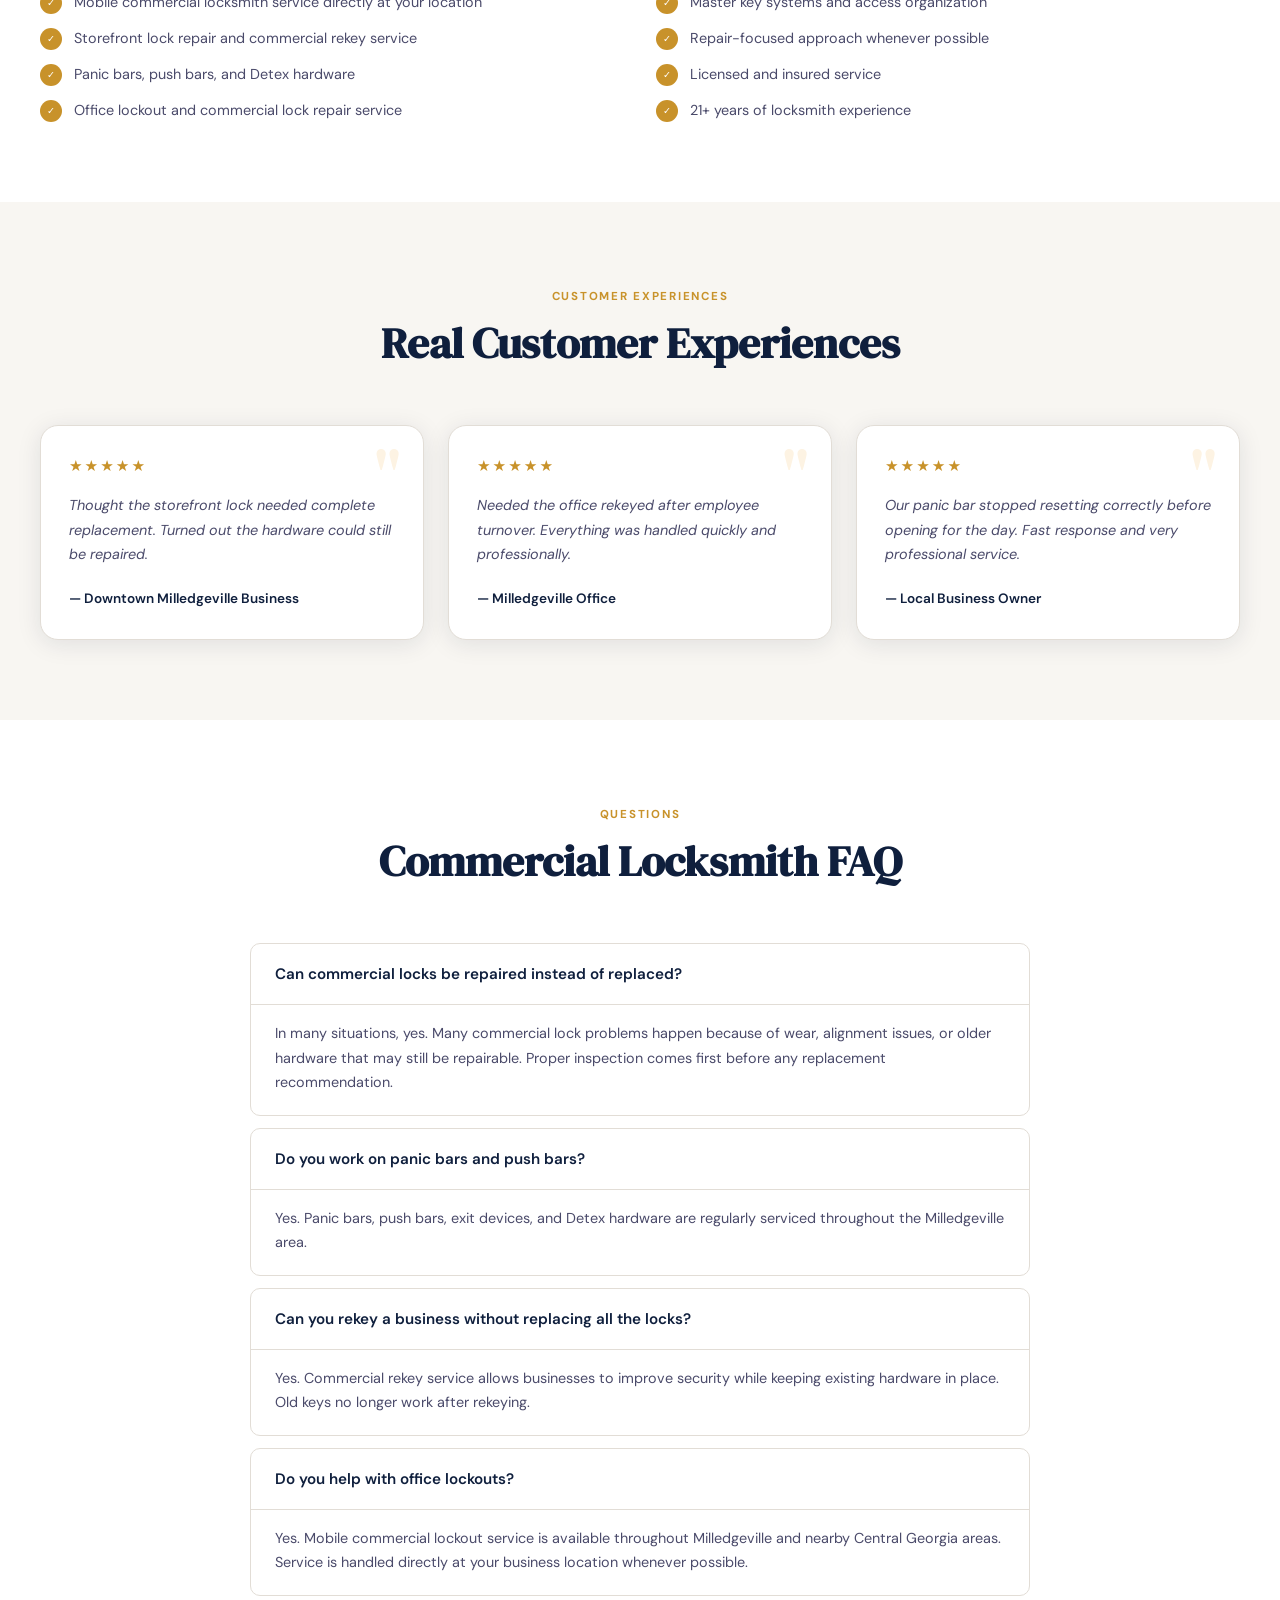
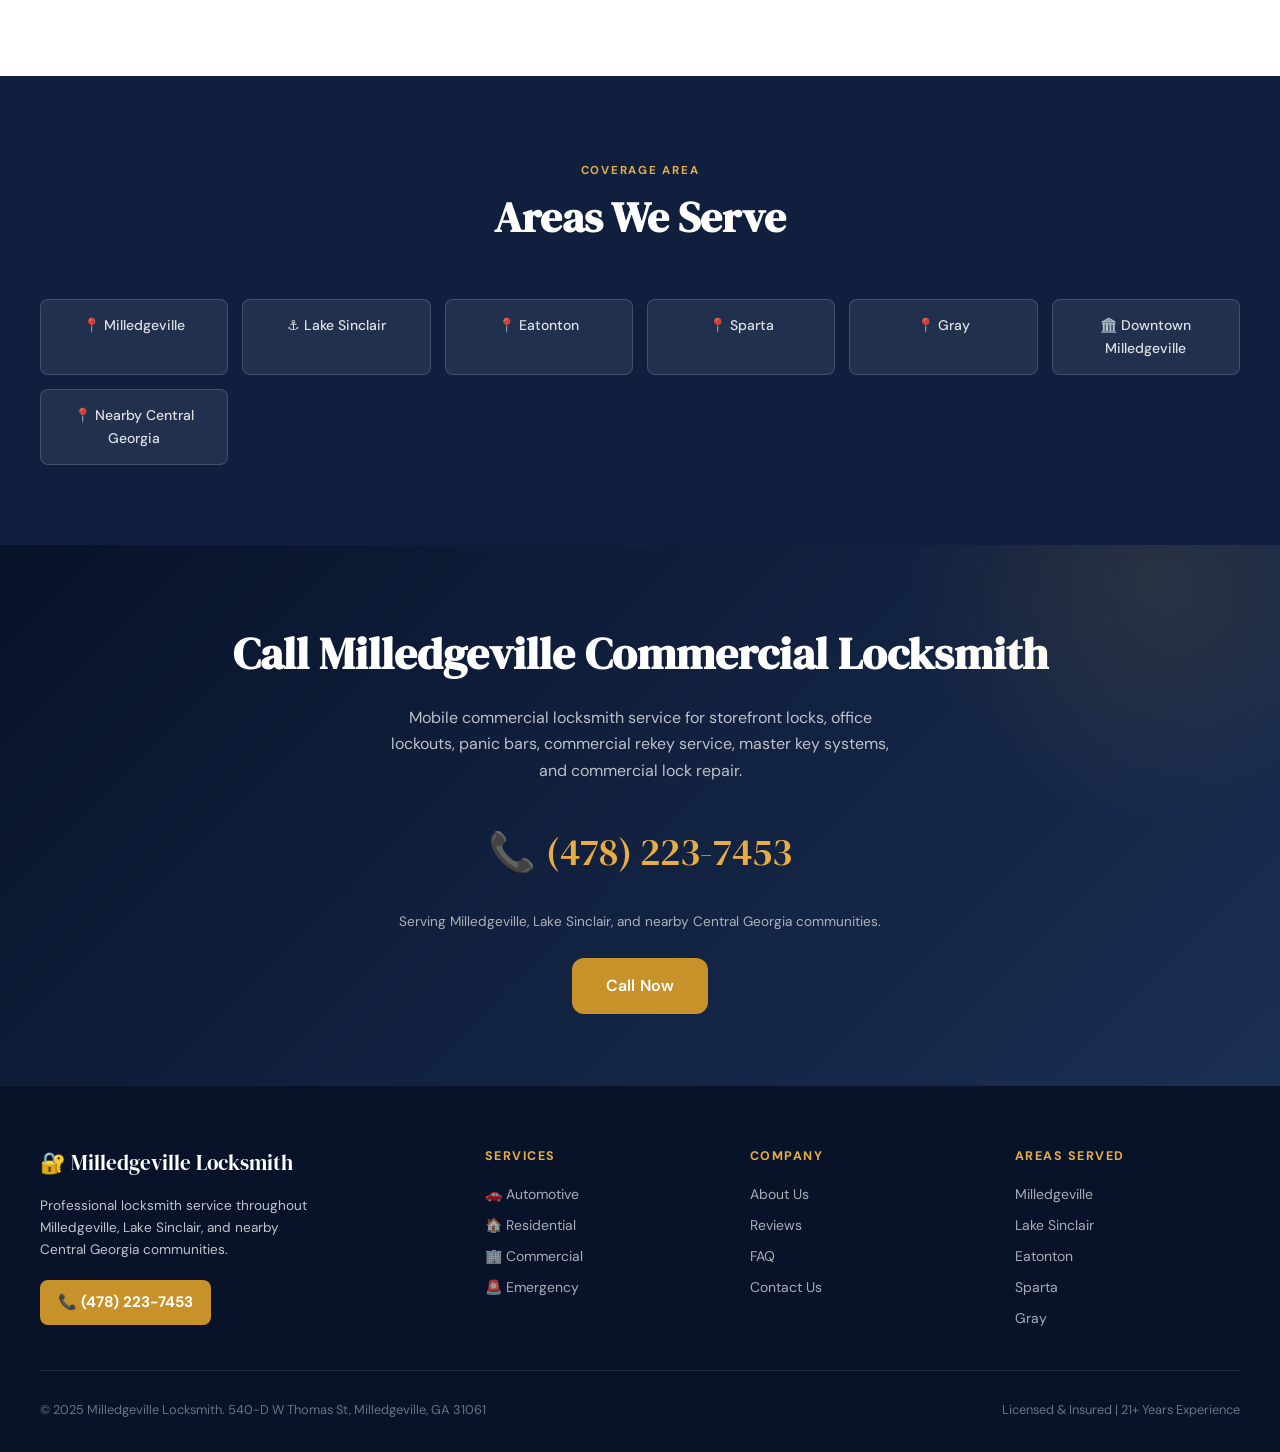
<file: commercial.html>
<!DOCTYPE html>
<html lang="en">
<head>
  <meta charset="UTF-8">
  <meta name="viewport" content="width=device-width, initial-scale=1.0">
  <meta name="description" content="Commercial locksmith in Milledgeville, GA. Storefront locks, panic bars, office lockouts, rekey service, and master key systems. Call (478) 223-7453.">
  <title>Commercial Locksmith In Milledgeville, GA | (478) 223-7453</title>
  <link rel="preconnect" href="https://fonts.googleapis.com">
  <link rel="preconnect" href="https://fonts.gstatic.com" crossorigin>
  <link href="https://fonts.googleapis.com/css2?family=DM+Serif+Display:ital@0;1&family=DM+Sans:ital,opsz,wght@0,9..40,300;0,9..40,400;0,9..40,500;0,9..40,600;0,9..40,700;1,9..40,400&display=swap" rel="stylesheet">
  <link rel="stylesheet" href="style.css">
</head>
<body>

<nav class="navbar" role="navigation" aria-label="Main navigation">
  <div class="nav-container">
    <a href="../index.html" class="nav-logo">
      <span class="logo-main">🔐 Milledgeville Locksmith</span>
    </a>
    <ul class="nav-menu" role="menubar">
      <li class="nav-item"><a href="../index.html" class="nav-link">Home</a></li>
      <li class="nav-item">
        <a href="services.html" class="nav-link active" aria-haspopup="true">Services <span class="chevron">▼</span></a>
        <div class="dropdown">
          <a href="automotive.html"><span class="dd-icon">🚗</span> Automotive Locksmith</a>
          <a href="residential.html"><span class="dd-icon">🏠</span> Residential Locksmith</a>
          <a href="commercial.html"><span class="dd-icon">🏢</span> Commercial Locksmith</a>
          <a href="emergency.html"><span class="dd-icon">🚨</span> Emergency Locksmith</a>
        </div>
      </li>
      <li class="nav-item"><a href="about.html" class="nav-link">About</a></li>
      <li class="nav-item"><a href="faq.html" class="nav-link">FAQ</a></li>
      <li class="nav-item"><a href="reviews.html" class="nav-link">Reviews</a></li>
      <li class="nav-item"><a href="contact.html" class="nav-link">Contact Us</a></li>
      <li class="nav-item"><a href="tel:4782237453" class="nav-link nav-cta">📞 Call Now</a></li>
    </ul>
    <button class="hamburger" aria-label="Toggle menu" aria-expanded="false" aria-controls="mobile-nav" onclick="toggleNav(this)">
      <span></span><span></span><span></span>
    </button>
  </div>
  <div class="nav-mobile" id="mobile-nav">
    <a href="../index.html">Home</a>
    <span class="mobile-section-title">Services</span>
    <a href="automotive.html">🚗 Automotive Locksmith</a>
    <a href="residential.html">🏠 Residential Locksmith</a>
    <a href="commercial.html">🏢 Commercial Locksmith</a>
    <a href="emergency.html">🚨 Emergency Locksmith</a>
    <a href="about.html">About</a>
    <a href="faq.html">FAQ</a>
    <a href="reviews.html">Reviews</a>
    <a href="contact.html">Contact Us</a>
    <a href="tel:4782237453" class="mobile-cta">📞 Call (478) 223-7453</a>
  </div>
</nav>
  <a href="tel:4782237453" class="floating-call-btn" aria-label="Call now">📞 Call Now</a>

<header class="page-header">
  <div class="page-header-inner">
    <div class="breadcrumb"><a href="../index.html">Home</a> › <a href="services.html">Services</a> › Commercial Locksmith</div>
    <h1>MILLEDGEVILLE LOCKSMITH</h1>
    <h2>Commercial Locksmith In Milledgeville, GA</h2>
    <p>Storefront Locks, Rekey Service &amp; Mobile Commercial Locksmith Service for offices, storefronts, rental properties, apartment buildings, and commercial spaces.</p>
    <a href="tel:4782237453" class="btn btn-primary" style="margin-top:24px;">📞 Call Now: (478) 223-7453</a>
  </div>
</header>

<!-- INTRO -->
<section class="section section-light">
  <div class="container">
    <div class="two-col" style="align-items:start;gap:56px;">
      <div>
        <span class="section-tag">Commercial Locksmith Service</span>
        <h2 style="font-family:var(--font-display);font-size:clamp(1.7rem,3vw,2.3rem);color:var(--navy);margin-bottom:18px;line-height:1.2;">Commercial Locksmith Service Around Milledgeville</h2>
        <p style="color:var(--text-mid);line-height:1.75;font-size:0.95rem;margin-bottom:14px;">Commercial lock problems usually happen when businesses are trying to open, close, or keep daily operations moving. A storefront key suddenly stops turning before opening for the morning. An employee accidentally locks the office keys inside at the end of the workday. A panic bar slowly becomes harder to reset after years of daily use.</p>
        <p style="color:var(--text-mid);line-height:1.75;font-size:0.95rem;margin-bottom:14px;">A lot of businesses around downtown Milledgeville still use older storefront locks, commercial cylinders, and exit hardware that have been operating for many years. Sometimes the issue is simple adjustment or repair. Other times, rekey service or hardware replacement may make more sense.</p>
        <p style="color:var(--text-mid);line-height:1.75;font-size:0.95rem;">The goal is to properly inspect the problem, explain the available options clearly, and help businesses avoid unnecessary downtime whenever possible.</p>
        <a href="tel:4782237453" class="btn btn-primary mt-24">📞 Call Now: (478) 223-7453</a>
      </div>
      <div>
        <div style="background:linear-gradient(135deg,var(--navy) 0%,var(--navy-mid) 100%);border-radius:var(--radius-lg);padding:36px;color:white;">
          <h3 style="font-family:var(--font-display);font-size:1.3rem;margin-bottom:18px;">Services Available</h3>
          <ul style="display:flex;flex-direction:column;gap:10px;">
            <li style="display:flex;align-items:center;gap:10px;font-size:0.875rem;color:rgba(255,255,255,0.85);"><span style="color:var(--gold-light);font-weight:700;">✓</span> Storefront locks</li>
            <li style="display:flex;align-items:center;gap:10px;font-size:0.875rem;color:rgba(255,255,255,0.85);"><span style="color:var(--gold-light);font-weight:700;">✓</span> Office lockouts</li>
            <li style="display:flex;align-items:center;gap:10px;font-size:0.875rem;color:rgba(255,255,255,0.85);"><span style="color:var(--gold-light);font-weight:700;">✓</span> Commercial rekey service</li>
            <li style="display:flex;align-items:center;gap:10px;font-size:0.875rem;color:rgba(255,255,255,0.85);"><span style="color:var(--gold-light);font-weight:700;">✓</span> Panic bars &amp; push bars</li>
            <li style="display:flex;align-items:center;gap:10px;font-size:0.875rem;color:rgba(255,255,255,0.85);"><span style="color:var(--gold-light);font-weight:700;">✓</span> Detex hardware</li>
            <li style="display:flex;align-items:center;gap:10px;font-size:0.875rem;color:rgba(255,255,255,0.85);"><span style="color:var(--gold-light);font-weight:700;">✓</span> Master key systems</li>
            <li style="display:flex;align-items:center;gap:10px;font-size:0.875rem;color:rgba(255,255,255,0.85);"><span style="color:var(--gold-light);font-weight:700;">✓</span> Commercial door hardware</li>
            <li style="display:flex;align-items:center;gap:10px;font-size:0.875rem;color:rgba(255,255,255,0.85);"><span style="color:var(--gold-light);font-weight:700;">✓</span> Lock changes &amp; commercial lock repair</li>
          </ul>
        </div>
        <div class="savings-row mt-16" style="flex-direction:column;">
          <div class="savings-badge">🏢 Discounted Rekey Pricing For Multiple Commercial Doors</div>
          <div class="savings-badge">🏘️ Multi-Unit Property Service Discounts</div>
          <div class="savings-badge">🔧 Commercial Maintenance Service Pricing</div>
        </div>
      </div>
    </div>
  </div>
</section>

<!-- STOREFRONT -->
<section class="section section-alt">
  <div class="container">
    <div class="section-header">
      <span class="section-tag">Storefront Locks</span>
      <h2>Storefront Lock Repair</h2>
      <p>Storefront doors experience heavy daily use. Over time, keys wear down, cylinders wear unevenly, hardware loosens, doors shift out of alignment, and locks become harder to operate.</p>
    </div>
    <div class="two-col" style="align-items:start;">
      <div class="discount-card">
        <h4>⚠️ Signs of Wear to Watch For</h4>
        <ul>
          <li>Keys sticking</li>
          <li>Difficulty locking the door</li>
          <li>Loose handles</li>
          <li>Doors failing to latch properly</li>
          <li>Storefront locks jamming unexpectedly</li>
        </ul>
      </div>
      <div>
        <p style="color:var(--text-mid);line-height:1.75;font-size:0.95rem;margin-bottom:14px;">In many situations, proper adjustment or repair may still solve the issue before complete replacement becomes necessary.</p>
        <p style="color:var(--text-mid);line-height:1.75;font-size:0.95rem;margin-bottom:14px;">A lot of businesses around downtown Milledgeville still use older storefront locks and commercial cylinders that have been operating for many years without proper service.</p>
        <div class="info-box">Catching storefront lock problems early may help avoid larger hardware failures and unexpected business downtime.</div>
        <a href="emergency.html" class="btn btn-outline mt-16">Emergency Service Available</a>
      </div>
    </div>
  </div>
</section>

<!-- COMMERCIAL REKEY -->
<section class="section section-light">
  <div class="container">
    <div class="two-col" style="align-items:start;gap:56px;">
      <div>
        <span class="section-tag">Rekey Service</span>
        <h2 style="font-family:var(--font-display);font-size:clamp(1.7rem,3vw,2.3rem);color:var(--navy);margin-bottom:18px;line-height:1.2;">Commercial Rekey Service</h2>
        <p style="color:var(--text-mid);line-height:1.75;font-size:0.95rem;margin-bottom:14px;">Rekey service changes the internal key configuration so old keys no longer work while allowing existing hardware to remain in place. Many businesses prefer rekey service because it can improve security without replacing every lock on the property.</p>
        <p style="color:var(--text-mid);line-height:1.75;font-size:0.95rem;">We regularly help offices, storefronts, apartment buildings, rental properties, warehouses, and small commercial properties.</p>
        <a href="tel:4782237453" class="btn btn-primary mt-24">📞 Call Now: (478) 223-7453</a>
      </div>
      <div class="discount-card">
        <h4>🔑 Rekey Commonly Requested After</h4>
        <ul>
          <li>Employee turnover</li>
          <li>Lost business keys</li>
          <li>Tenant move-outs</li>
          <li>Ownership changes</li>
          <li>Maintenance staff changes</li>
          <li>Security concerns</li>
        </ul>
      </div>
    </div>
  </div>
</section>

<!-- PANIC BARS -->
<section class="section section-alt">
  <div class="container">
    <div class="section-header">
      <span class="section-tag">Exit Hardware</span>
      <h2>Panic Bars, Push Bars &amp; Detex Hardware</h2>
      <p>Commercial exit hardware experiences constant daily use and eventually develops wear. We regularly work on panic bars, push bars, Detex hardware, commercial exit devices, storefront door hardware, mortise locks, and commercial cylinders.</p>
    </div>
    <div class="card-grid">
      <div class="card">
        <div class="card-icon">🚪</div>
        <h3>Panic Bars</h3>
        <p>Panic bars sticking, doors not latching correctly, or exit devices failing to reset properly. In many situations, proper repair or adjustment may restore normal operation.</p>
      </div>
      <div class="card">
        <div class="card-icon">🔩</div>
        <h3>Push Bars &amp; Exit Devices</h3>
        <p>Push bar service, loose hardware, and difficult door operation. Commercial exit hardware service throughout the Milledgeville area.</p>
      </div>
      <div class="card">
        <div class="card-icon">🏗️</div>
        <h3>Detex Hardware</h3>
        <p>Detex hardware service and repair. Commercial-grade exit hardware for warehouses, industrial properties, and commercial spaces.</p>
      </div>
    </div>
    <div class="info-box mt-24">In many situations, proper repair or adjustment may restore normal operation before full replacement becomes necessary.</div>
  </div>
</section>

<!-- OFFICE LOCKOUTS -->
<section class="section section-light">
  <div class="container">
    <div class="section-header">
      <span class="section-tag">Office Lockouts</span>
      <h2>Office Lockout Service</h2>
      <p>Locked out of the office? Keys locked inside the business? Commercial lock suddenly stopped working before opening? Mobile commercial lockout service is available throughout Milledgeville and nearby Central Georgia areas.</p>
    </div>
    <div class="discount-card" style="max-width:600px;margin:0 auto;">
      <h4>📍 We Regularly Help</h4>
      <ul>
        <li>Offices</li>
        <li>Storefronts</li>
        <li>Restaurants</li>
        <li>Retail stores</li>
        <li>Apartment offices</li>
        <li>Warehouses</li>
        <li>Commercial properties</li>
      </ul>
    </div>
    <div class="info-box mt-24" style="max-width:600px;margin:24px auto 0;">Whenever possible, non-destructive entry methods are preferred to help avoid unnecessary damage to doors and hardware.</div>
  </div>
</section>

<!-- MASTER KEY -->
<section class="section section-alt">
  <div class="container">
    <div class="two-col" style="align-items:center;gap:56px;">
      <div style="background:linear-gradient(135deg,var(--navy) 0%,var(--navy-mid) 100%);border-radius:var(--radius-lg);padding:40px;color:white;">
        <div style="font-size:3rem;margin-bottom:16px;text-align:center;">🗝️</div>
        <h3 style="font-family:var(--font-display);font-size:1.4rem;margin-bottom:14px;text-align:center;">Master Key Systems</h3>
        <p style="color:rgba(255,255,255,0.78);font-size:0.875rem;line-height:1.7;margin-bottom:20px;">Properly planned systems can make day-to-day management much easier.</p>
        <p style="color:var(--gold-light);font-size:0.85rem;font-weight:600;margin-bottom:12px;">Commonly used for:</p>
        <ul style="display:flex;flex-direction:column;gap:8px;">
          <li style="font-size:0.875rem;color:rgba(255,255,255,0.82);display:flex;align-items:center;gap:8px;"><span style="color:var(--gold-light);">●</span> Offices &amp; commercial spaces</li>
          <li style="font-size:0.875rem;color:rgba(255,255,255,0.82);display:flex;align-items:center;gap:8px;"><span style="color:var(--gold-light);">●</span> Apartment properties</li>
          <li style="font-size:0.875rem;color:rgba(255,255,255,0.82);display:flex;align-items:center;gap:8px;"><span style="color:var(--gold-light);">●</span> Rental buildings</li>
          <li style="font-size:0.875rem;color:rgba(255,255,255,0.82);display:flex;align-items:center;gap:8px;"><span style="color:var(--gold-light);">●</span> Multi-unit properties</li>
          <li style="font-size:0.875rem;color:rgba(255,255,255,0.82);display:flex;align-items:center;gap:8px;"><span style="color:var(--gold-light);">●</span> Storage areas</li>
        </ul>
      </div>
      <div>
        <span class="section-tag">Access Control</span>
        <h2 style="font-family:var(--font-display);font-size:clamp(1.7rem,3vw,2.3rem);color:var(--navy);margin-bottom:18px;line-height:1.2;">Master Key Systems</h2>
        <p style="color:var(--text-mid);line-height:1.75;font-size:0.95rem;margin-bottom:14px;">A lot of businesses and property owners want better organization and access control. Master key systems can help reduce large keychains, simplify employee access, organize multiple doors, control restricted areas, and improve property management.</p>
        <ul class="checklist mt-16">
          <li><span class="check-icon">✓</span> Reduce large keychains</li>
          <li><span class="check-icon">✓</span> Simplify employee access</li>
          <li><span class="check-icon">✓</span> Organize multiple doors</li>
          <li><span class="check-icon">✓</span> Control restricted areas</li>
          <li><span class="check-icon">✓</span> Improve property management</li>
        </ul>
      </div>
    </div>
  </div>
</section>

<!-- RENTAL PROPERTIES -->
<section class="section section-light">
  <div class="container">
    <div class="section-header">
      <span class="section-tag">Rental &amp; Property Management</span>
      <h2>Commercial Locksmith Service For Rental Properties</h2>
      <p>We regularly help landlords, apartment owners, property managers, vacation rental properties, and duplex owners throughout the Milledgeville area.</p>
    </div>
    <div class="discount-grid">
      <div class="discount-card">
        <h4>👤 We Help</h4>
        <ul>
          <li>Landlords</li>
          <li>Apartment owners</li>
          <li>Property managers</li>
          <li>Vacation rental properties</li>
          <li>Duplex owners</li>
        </ul>
      </div>
      <div class="discount-card">
        <h4>🔑 Common Situations</h4>
        <ul>
          <li>Tenant move-outs</li>
          <li>Lock changes between renters</li>
          <li>Rekey service</li>
          <li>Damaged hardware</li>
          <li>Mailbox locks</li>
          <li>Gate and entry issues</li>
        </ul>
      </div>
    </div>
  </div>
</section>

<!-- HONEST SERVICE -->
<section class="section section-alt">
  <div class="container">
    <div class="section-header">
      <span class="section-tag">Our Approach</span>
      <h2>Honest Commercial Locksmith Service</h2>
    </div>
    <div class="card-grid">
      <div class="card">
        <div class="card-icon">💬</div>
        <h3>Clear Communication</h3>
        <p>Explain the issue clearly and discuss repair and replacement options before any work begins. Every commercial property is different, which is why proper inspection and communication matter.</p>
      </div>
      <div class="card">
        <div class="card-icon">💰</div>
        <h3>Pricing Before Work Begins</h3>
        <p>No unclear pricing or surprise charges. Pricing is provided and agreed upon before work starts to help businesses plan and budget confidently.</p>
      </div>
      <div class="card">
        <div class="card-icon">⏱️</div>
        <h3>Minimizing Business Downtime</h3>
        <p>Commercial lock problems can affect daily operations. The goal is to help businesses avoid unnecessary downtime with fast, professional service on-site.</p>
      </div>
    </div>
  </div>
</section>

<!-- WHY US -->
<section class="section section-light">
  <div class="container">
    <div class="section-header">
      <span class="section-tag">Why Businesses Choose Us</span>
      <h2>Why Businesses Call Us</h2>
    </div>
    <div class="two-col">
      <ul class="checklist">
        <li><span class="check-icon">✓</span> Mobile commercial locksmith service directly at your location</li>
        <li><span class="check-icon">✓</span> Storefront lock repair and commercial rekey service</li>
        <li><span class="check-icon">✓</span> Panic bars, push bars, and Detex hardware</li>
        <li><span class="check-icon">✓</span> Office lockout and commercial lock repair service</li>
      </ul>
      <ul class="checklist">
        <li><span class="check-icon">✓</span> Master key systems and access organization</li>
        <li><span class="check-icon">✓</span> Repair-focused approach whenever possible</li>
        <li><span class="check-icon">✓</span> Licensed and insured service</li>
        <li><span class="check-icon">✓</span> 21+ years of locksmith experience</li>
      </ul>
    </div>
  </div>
</section>

<!-- REVIEWS -->
<section class="section section-alt">
  <div class="container">
    <div class="section-header">
      <span class="section-tag">Customer Experiences</span>
      <h2>Real Customer Experiences</h2>
    </div>
    <div class="review-grid">
      <div class="review-card">
        <div class="stars">★★★★★</div>
        <p class="review-text">Thought the storefront lock needed complete replacement. Turned out the hardware could still be repaired.</p>
        <span class="reviewer">— Downtown Milledgeville Business</span>
      </div>
      <div class="review-card">
        <div class="stars">★★★★★</div>
        <p class="review-text">Needed the office rekeyed after employee turnover. Everything was handled quickly and professionally.</p>
        <span class="reviewer">— Milledgeville Office</span>
      </div>
      <div class="review-card">
        <div class="stars">★★★★★</div>
        <p class="review-text">Our panic bar stopped resetting correctly before opening for the day. Fast response and very professional service.</p>
        <span class="reviewer">— Local Business Owner</span>
      </div>
    </div>
  </div>
</section>

<!-- FAQ -->
<section class="section section-light">
  <div class="container">
    <div class="section-header">
      <span class="section-tag">Questions</span>
      <h2>Commercial Locksmith FAQ</h2>
    </div>
    <div class="faq-list">
      <div class="faq-item">
        <button class="faq-q" onclick="toggleFaq(this)" aria-expanded="false">Can commercial locks be repaired instead of replaced? <span class="faq-icon">+</span></button>
        <div class="faq-a">In many situations, yes. Many commercial lock problems happen because of wear, alignment issues, or older hardware that may still be repairable. Proper inspection comes first before any replacement recommendation.</div>
      </div>
      <div class="faq-item">
        <button class="faq-q" onclick="toggleFaq(this)" aria-expanded="false">Do you work on panic bars and push bars? <span class="faq-icon">+</span></button>
        <div class="faq-a">Yes. Panic bars, push bars, exit devices, and Detex hardware are regularly serviced throughout the Milledgeville area.</div>
      </div>
      <div class="faq-item">
        <button class="faq-q" onclick="toggleFaq(this)" aria-expanded="false">Can you rekey a business without replacing all the locks? <span class="faq-icon">+</span></button>
        <div class="faq-a">Yes. Commercial rekey service allows businesses to improve security while keeping existing hardware in place. Old keys no longer work after rekeying.</div>
      </div>
      <div class="faq-item">
        <button class="faq-q" onclick="toggleFaq(this)" aria-expanded="false">Do you help with office lockouts? <span class="faq-icon">+</span></button>
        <div class="faq-a">Yes. Mobile commercial lockout service is available throughout Milledgeville and nearby Central Georgia areas. Service is handled directly at your business location whenever possible.</div>
      </div>
    </div>
  </div>
</section>

<section class="section section-dark">
  <div class="container">
    <div class="section-header">
      <span class="section-tag">Coverage Area</span>
      <h2>Areas We Serve</h2>
    </div>
    <div class="areas-grid">
      <div class="area-pill">📍 Milledgeville</div>
      <div class="area-pill">⚓ Lake Sinclair</div>
      <div class="area-pill">📍 Eatonton</div>
      <div class="area-pill">📍 Sparta</div>
      <div class="area-pill">📍 Gray</div>
      <div class="area-pill">🏛️ Downtown Milledgeville</div>
      <div class="area-pill">📍 Nearby Central Georgia</div>
    </div>
  </div>
</section>

<div class="cta-band">
  <div class="container">
    <h2>Call Milledgeville Commercial Locksmith</h2>
    <p>Mobile commercial locksmith service for storefront locks, office lockouts, panic bars, commercial rekey service, master key systems, and commercial lock repair.</p>
    <div class="phone-big">📞 <a href="tel:4782237453" style="color:inherit;">(478) 223-7453</a></div>
    <p style="color:rgba(255,255,255,0.65);font-size:0.85rem;margin-bottom:24px;">Serving Milledgeville, Lake Sinclair, and nearby Central Georgia communities.</p>
    <a href="tel:4782237453" class="btn btn-primary btn-lg">Call Now</a>
  </div>
</div>

<footer role="contentinfo">
  <div class="footer-grid">
    <div class="footer-brand">
      <span class="logo-main">🔐 Milledgeville Locksmith</span>
      <p>Professional locksmith service throughout Milledgeville, Lake Sinclair, and nearby Central Georgia communities.</p>
      <a href="tel:4782237453" class="footer-phone">📞 (478) 223-7453</a>
    </div>
    <div class="footer-col">
      <h4>Services</h4>
      <ul>
        <li><a href="automotive.html">🚗 Automotive</a></li>
        <li><a href="residential.html">🏠 Residential</a></li>
        <li><a href="commercial.html">🏢 Commercial</a></li>
        <li><a href="emergency.html">🚨 Emergency</a></li>
      </ul>
    </div>
    <div class="footer-col">
      <h4>Company</h4>
      <ul>
        <li><a href="about.html">About Us</a></li>
        <li><a href="reviews.html">Reviews</a></li>
        <li><a href="faq.html">FAQ</a></li>
        <li><a href="contact.html">Contact Us</a></li>
      </ul>
    </div>
    <div class="footer-col">
      <h4>Areas Served</h4>
      <ul>
        <li><a href="#">Milledgeville</a></li>
        <li><a href="#">Lake Sinclair</a></li>
        <li><a href="#">Eatonton</a></li>
        <li><a href="#">Sparta</a></li>
        <li><a href="#">Gray</a></li>
      </ul>
    </div>
  </div>
  <div class="footer-bottom">
    <span>© 2025 Milledgeville Locksmith. 540-D W Thomas St, Milledgeville, GA 31061</span>
    <span>Licensed &amp; Insured | 21+ Years Experience</span>
  </div>
</footer>

<script>
function toggleNav(btn) {
  const menu = document.getElementById('mobile-nav');
  const open = menu.classList.toggle('open');
  btn.classList.toggle('open', open);
  btn.setAttribute('aria-expanded', open);
}
function toggleFaq(btn) {
  const answer = btn.nextElementSibling;
  const isOpen = answer.classList.toggle('open');
  btn.classList.toggle('open', isOpen);
  btn.setAttribute('aria-expanded', isOpen);
}
</script>
</body>
</html>
</file>
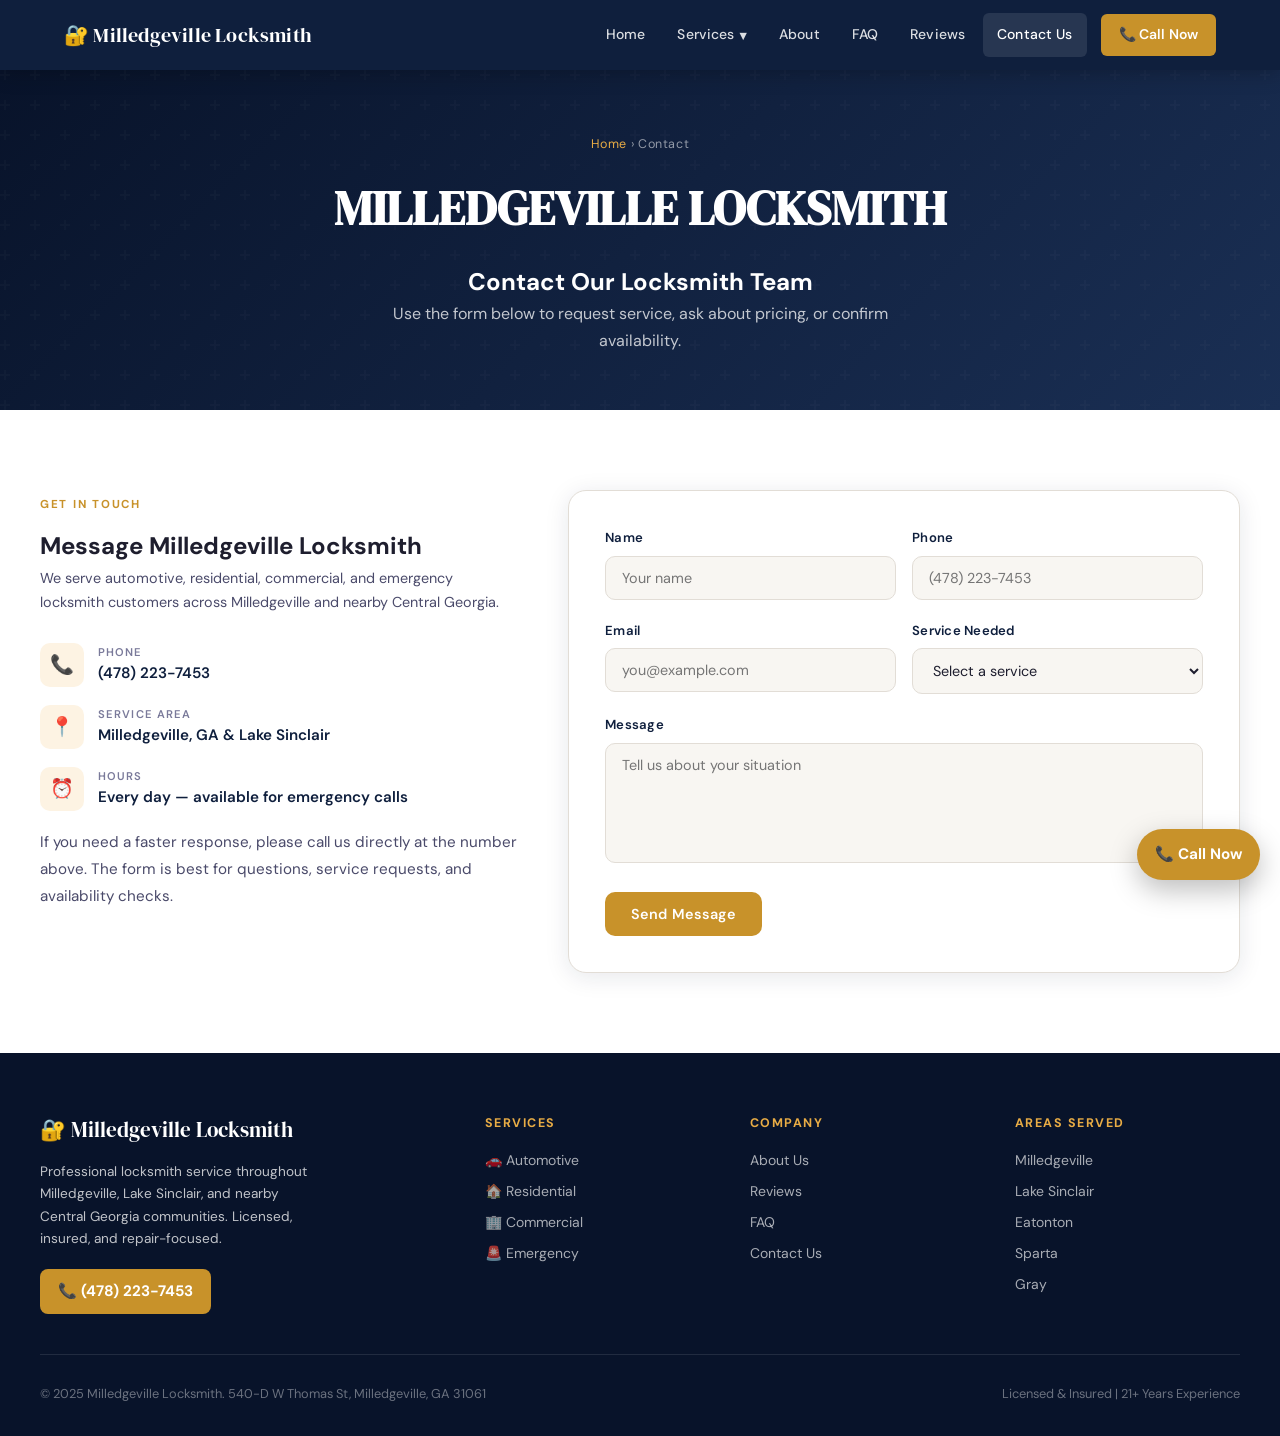
<file: contact.html>
<!DOCTYPE html>
<html lang="en">
<head>
  <meta charset="UTF-8">
  <meta name="viewport" content="width=device-width, initial-scale=1.0">
  <meta name="description" content="Contact Milledgeville Locksmith for mobile locksmith service in Milledgeville, GA. Automotive, residential, commercial, and emergency locksmith support.">
  <title>Contact Us | Milledgeville Locksmith</title>
  <link rel="preconnect" href="https://fonts.googleapis.com">
  <link rel="preconnect" href="https://fonts.gstatic.com" crossorigin>
  <link href="https://fonts.googleapis.com/css2?family=DM+Serif+Display:ital@0;1&family=DM+Sans:ital,opsz,wght@0,9..40,300;0,9..40,400;0,9..40,500;0,9..40,600;0,9..40,700;1,9..40,400&display=swap" rel="stylesheet">
  <link rel="stylesheet" href="style.css">
</head>
<body>

<nav class="navbar" role="navigation" aria-label="Main navigation">
  <div class="nav-container">
    <a href="index.html" class="nav-logo" aria-label="Milledgeville Locksmith Home">
      <span class="logo-main">🔐 Milledgeville Locksmith</span>
    </a>
    <ul class="nav-menu" role="menubar">
      <li class="nav-item" role="none"><a href="index.html" class="nav-link" role="menuitem">Home</a></li>
      <li class="nav-item" role="none">
        <a href="services.html" class="nav-link" role="menuitem" aria-haspopup="true" aria-expanded="false">
          Services <span class="chevron">▼</span>
        </a>
        <div class="dropdown" role="menu" aria-label="Services submenu">
          <a href="automotive.html" role="menuitem"><span class="dd-icon">🚗</span> Automotive Locksmith</a>
          <a href="residential.html" role="menuitem"><span class="dd-icon">🏠</span> Residential Locksmith</a>
          <a href="commercial.html" role="menuitem"><span class="dd-icon">🏢</span> Commercial Locksmith</a>
          <a href="emergency.html" role="menuitem"><span class="dd-icon">🚨</span> Emergency Locksmith</a>
        </div>
      </li>
      <li class="nav-item" role="none"><a href="about.html" class="nav-link" role="menuitem">About</a></li>
      <li class="nav-item" role="none"><a href="faq.html" class="nav-link" role="menuitem">FAQ</a></li>
      <li class="nav-item" role="none"><a href="reviews.html" class="nav-link" role="menuitem">Reviews</a></li>
      <li class="nav-item" role="none"><a href="contact.html" class="nav-link active" role="menuitem">Contact Us</a></li>
      <li class="nav-item" role="none"><a href="tel:4782237453" class="nav-link nav-cta" role="menuitem">📞 Call Now</a></li>
    </ul>
    <button class="hamburger" aria-label="Toggle menu" aria-expanded="false" aria-controls="mobile-nav" onclick="toggleNav(this)">
      <span></span><span></span><span></span>
    </button>
  </div>
  <div class="nav-mobile" id="mobile-nav" role="menu" aria-label="Mobile menu">
    <a href="index.html" role="menuitem">Home</a>
    <span class="mobile-section-title">Services</span>
    <a href="automotive.html" role="menuitem">🚗 Automotive Locksmith</a>
    <a href="residential.html" role="menuitem">🏠 Residential Locksmith</a>
    <a href="commercial.html" role="menuitem">🏢 Commercial Locksmith</a>
    <a href="emergency.html" role="menuitem">🚨 Emergency Locksmith</a>
    <a href="about.html" role="menuitem">About</a>
    <a href="faq.html" role="menuitem">FAQ</a>
    <a href="reviews.html" role="menuitem">Reviews</a>
    <a href="contact.html" role="menuitem">Contact Us</a>
    <a href="tel:4782237453" class="mobile-cta" role="menuitem">📞 Call (478) 223-7453</a>
  </div>
</nav>

<a href="tel:4782237453" class="floating-call-btn" aria-label="Call now">📞 Call Now</a>

<header class="page-header">
  <div class="page-header-inner">
    <div class="breadcrumb"><a href="index.html">Home</a> › Contact</div>
    <h1>MILLEDGEVILLE LOCKSMITH</h1>
    <h2>Contact Our Locksmith Team</h2>
    <p>Use the form below to request service, ask about pricing, or confirm availability.</p>
  </div>
</header>

<section class="section section-light">
  <div class="container">
    <div class="contact-layout">
      <div class="contact-info">
        <span class="section-tag">Get In Touch</span>
        <h2>Message Milledgeville Locksmith</h2>
        <p>We serve automotive, residential, commercial, and emergency locksmith customers across Milledgeville and nearby Central Georgia.</p>
        <div class="contact-detail">
          <div class="contact-detail-icon" aria-hidden="true">📞</div>
          <div>
            <div class="cd-label">Phone</div>
            <div class="cd-val">(478) 223-7453</div>
          </div>
        </div>
        <div class="contact-detail">
          <div class="contact-detail-icon" aria-hidden="true">📍</div>
          <div>
            <div class="cd-label">Service Area</div>
            <div class="cd-val">Milledgeville, GA &amp; Lake Sinclair</div>
          </div>
        </div>
        <div class="contact-detail">
          <div class="contact-detail-icon" aria-hidden="true">⏰</div>
          <div>
            <div class="cd-label">Hours</div>
            <div class="cd-val">Every day — available for emergency calls</div>
          </div>
        </div>
        <p style="color:var(--text-mid);line-height:1.8;font-size:0.95rem;">If you need a faster response, please call us directly at the number above. The form is best for questions, service requests, and availability checks.</p>
      </div>

      <div class="form-card">
        <form action="#" method="post">
          <div class="form-row">
            <div class="form-group">
              <label for="contact-name">Name</label>
              <input id="contact-name" name="name" type="text" placeholder="Your name" required>
            </div>
            <div class="form-group">
              <label for="contact-phone">Phone</label>
              <input id="contact-phone" name="phone" type="tel" placeholder="(478) 223-7453" required>
            </div>
          </div>
          <div class="form-row">
            <div class="form-group">
              <label for="contact-email">Email</label>
              <input id="contact-email" name="email" type="email" placeholder="you@example.com">
            </div>
            <div class="form-group">
              <label for="contact-service">Service Needed</label>
              <select id="contact-service" name="service" required>
                <option value="">Select a service</option>
                <option value="automotive">Automotive Locksmith</option>
                <option value="residential">Residential Locksmith</option>
                <option value="commercial">Commercial Locksmith</option>
                <option value="emergency">Emergency Locksmith</option>
                <option value="other">Other</option>
              </select>
            </div>
          </div>
          <div class="form-group">
            <label for="contact-message">Message</label>
            <textarea id="contact-message" name="message" placeholder="Tell us about your situation" required></textarea>
          </div>
          <button class="btn btn-primary" type="submit">Send Message</button>
        </form>
      </div>
    </div>
  </div>
</section>

<footer role="contentinfo">
  <div class="footer-grid">
    <div class="footer-brand">
      <span class="logo-main">🔐 Milledgeville Locksmith</span>
      <p>Professional locksmith service throughout Milledgeville, Lake Sinclair, and nearby Central Georgia communities. Licensed, insured, and repair-focused.</p>
      <a href="tel:4782237453" class="footer-phone">📞 (478) 223-7453</a>
    </div>
    <div class="footer-col">
      <h4>Services</h4>
      <ul>
        <li><a href="automotive.html">🚗 Automotive</a></li>
        <li><a href="residential.html">🏠 Residential</a></li>
        <li><a href="commercial.html">🏢 Commercial</a></li>
        <li><a href="emergency.html">🚨 Emergency</a></li>
      </ul>
    </div>
    <div class="footer-col">
      <h4>Company</h4>
      <ul>
        <li><a href="about.html">About Us</a></li>
        <li><a href="reviews.html">Reviews</a></li>
        <li><a href="faq.html">FAQ</a></li>
        <li><a href="contact.html">Contact Us</a></li>
      </ul>
    </div>
    <div class="footer-col">
      <h4>Areas Served</h4>
      <ul>
        <li><a href="#">Milledgeville</a></li>
        <li><a href="#">Lake Sinclair</a></li>
        <li><a href="#">Eatonton</a></li>
        <li><a href="#">Sparta</a></li>
        <li><a href="#">Gray</a></li>
      </ul>
    </div>
  </div>
  <div class="footer-bottom">
    <span>© 2025 Milledgeville Locksmith. 540-D W Thomas St, Milledgeville, GA 31061</span>
    <span>Licensed &amp; Insured | 21+ Years Experience</span>
  </div>
</footer>

<script>
function toggleNav(btn) {
  const menu = document.getElementById('mobile-nav');
  const open = menu.classList.toggle('open');
  btn.classList.toggle('open', open);
  btn.setAttribute('aria-expanded', open);
}
</script>
</body>
</html>
</file>
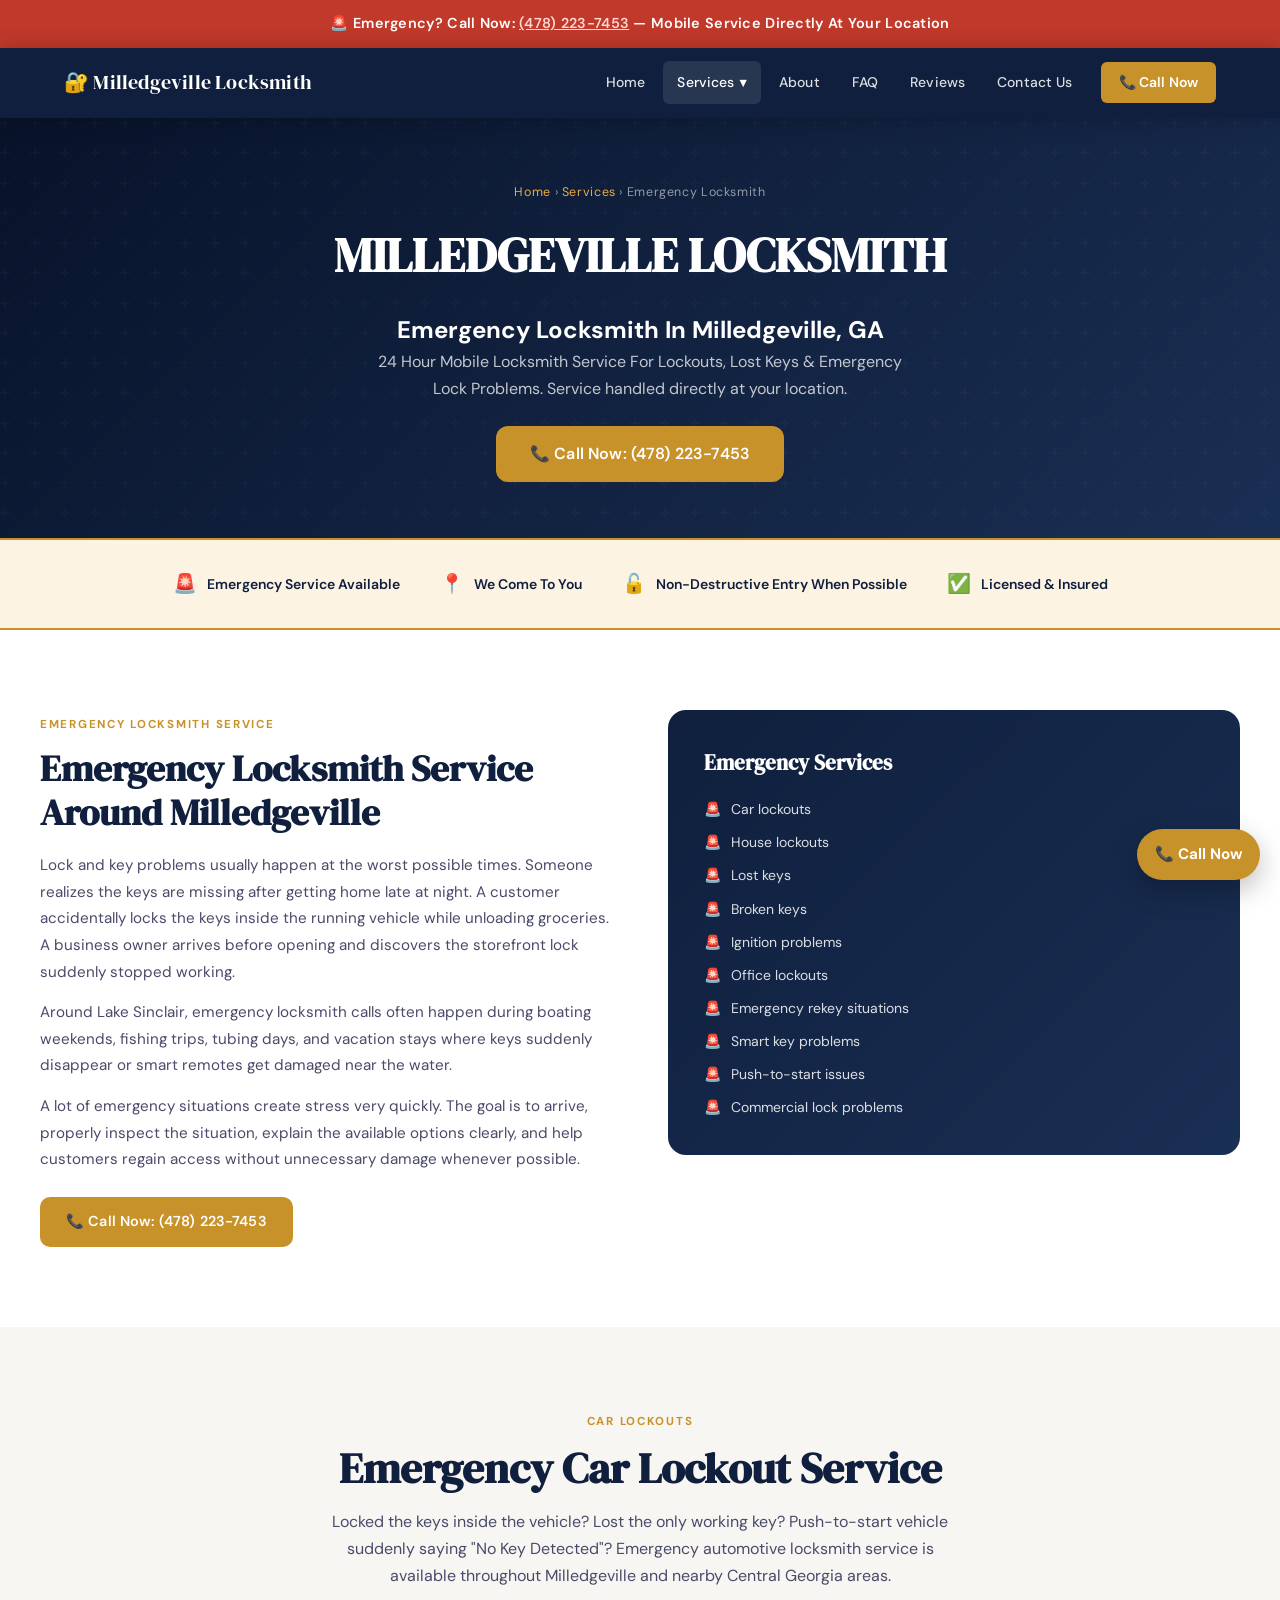
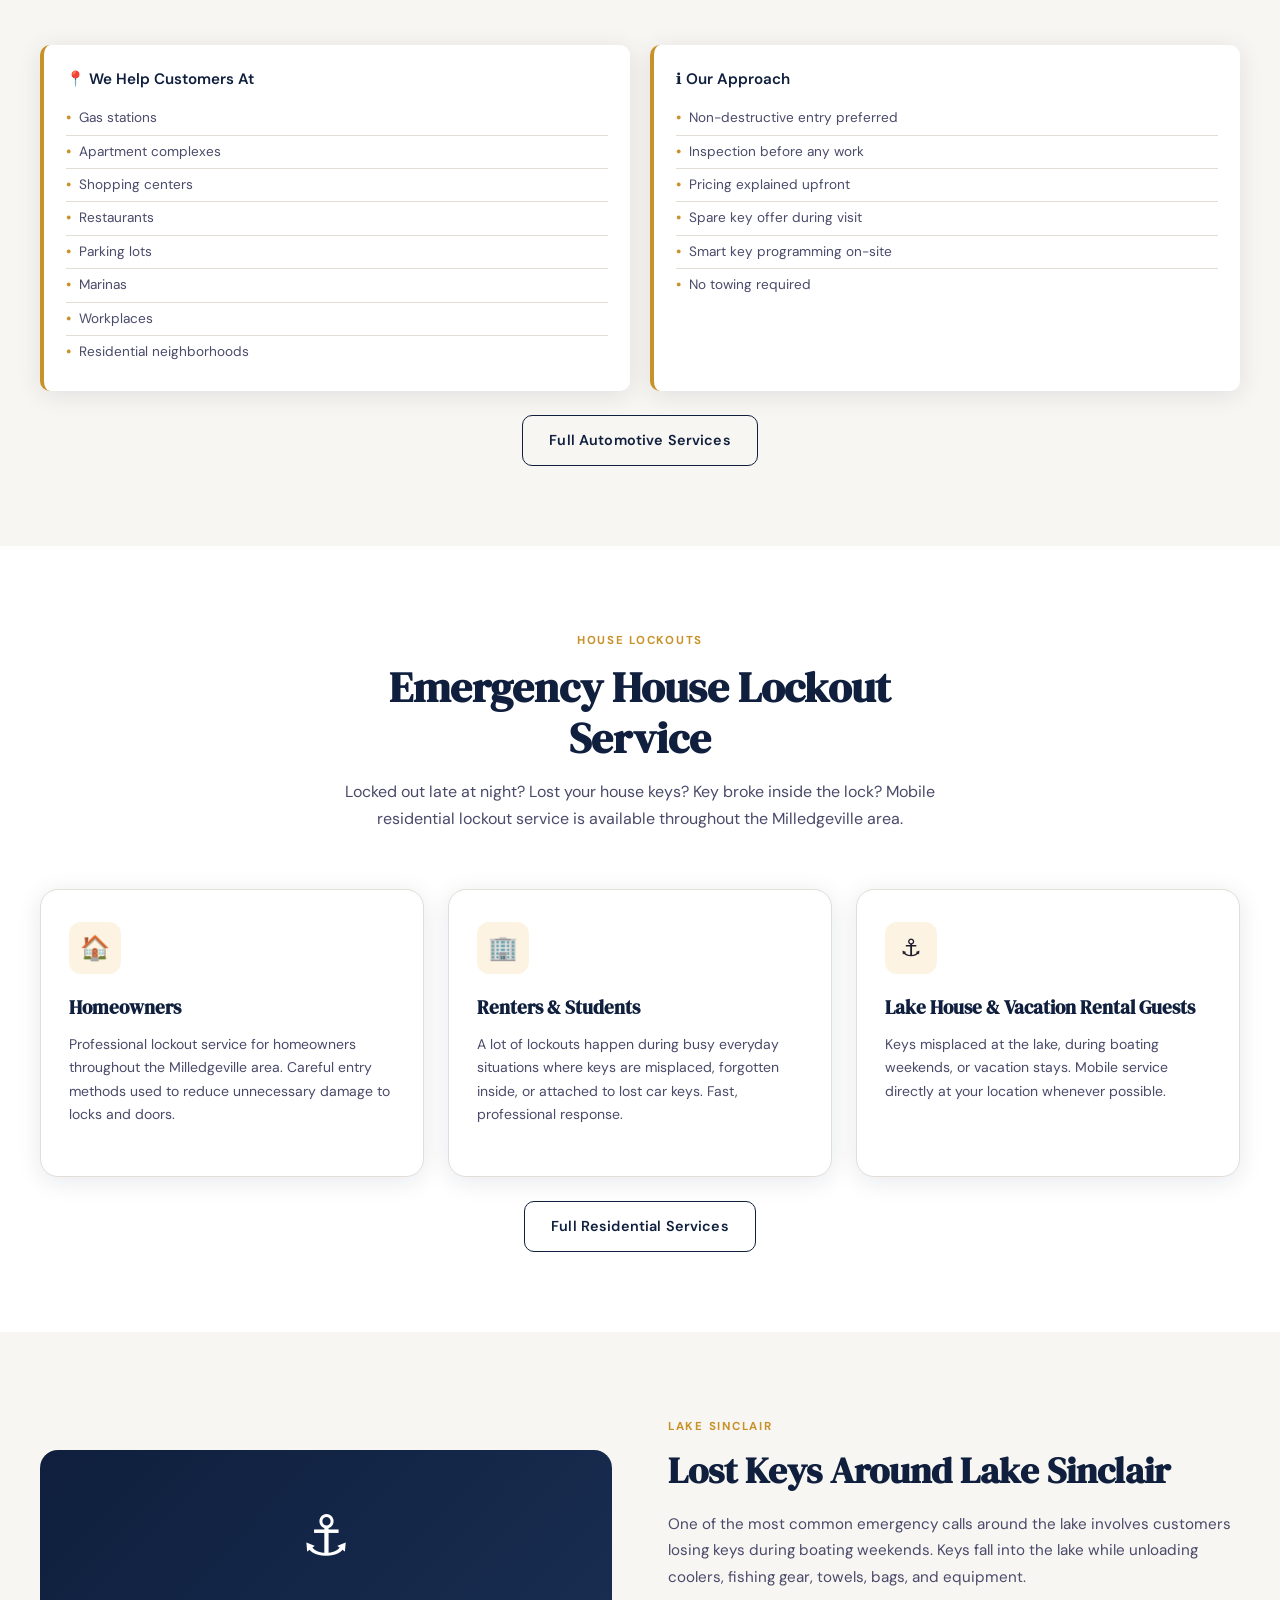
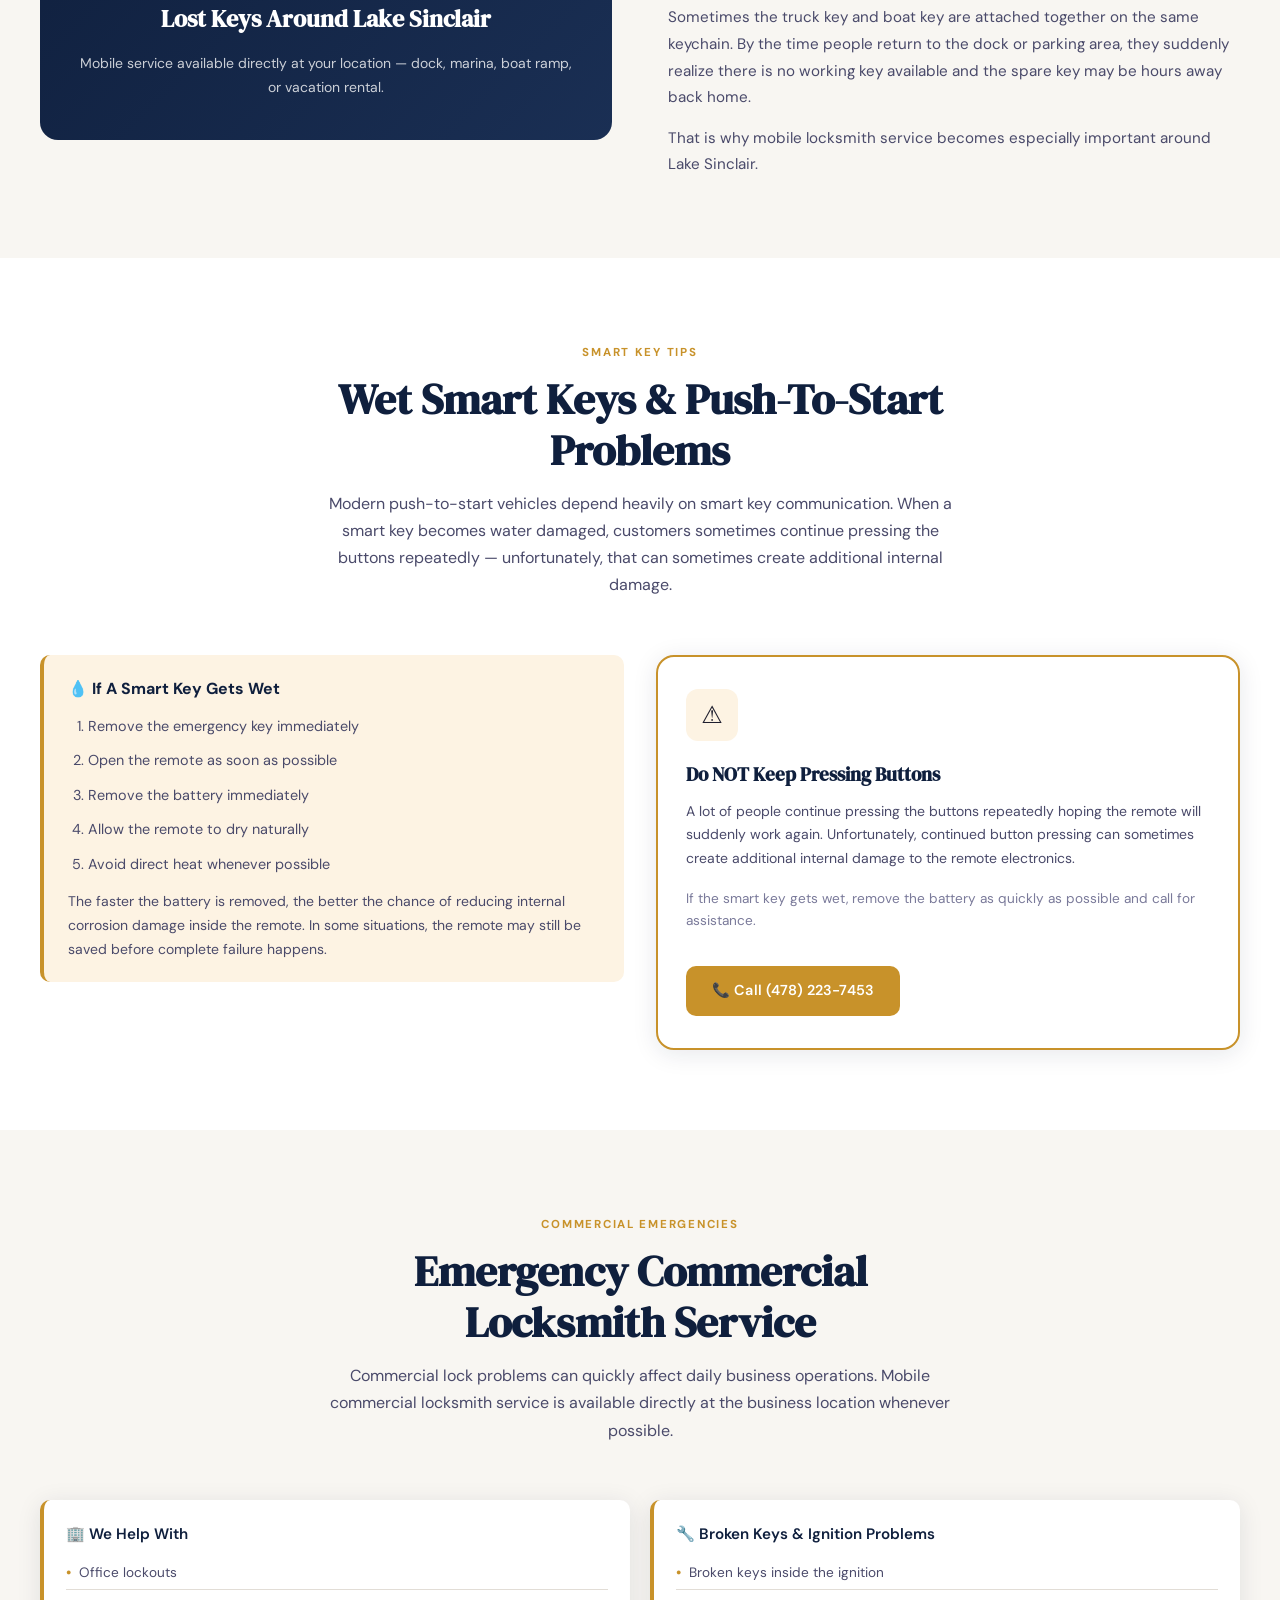
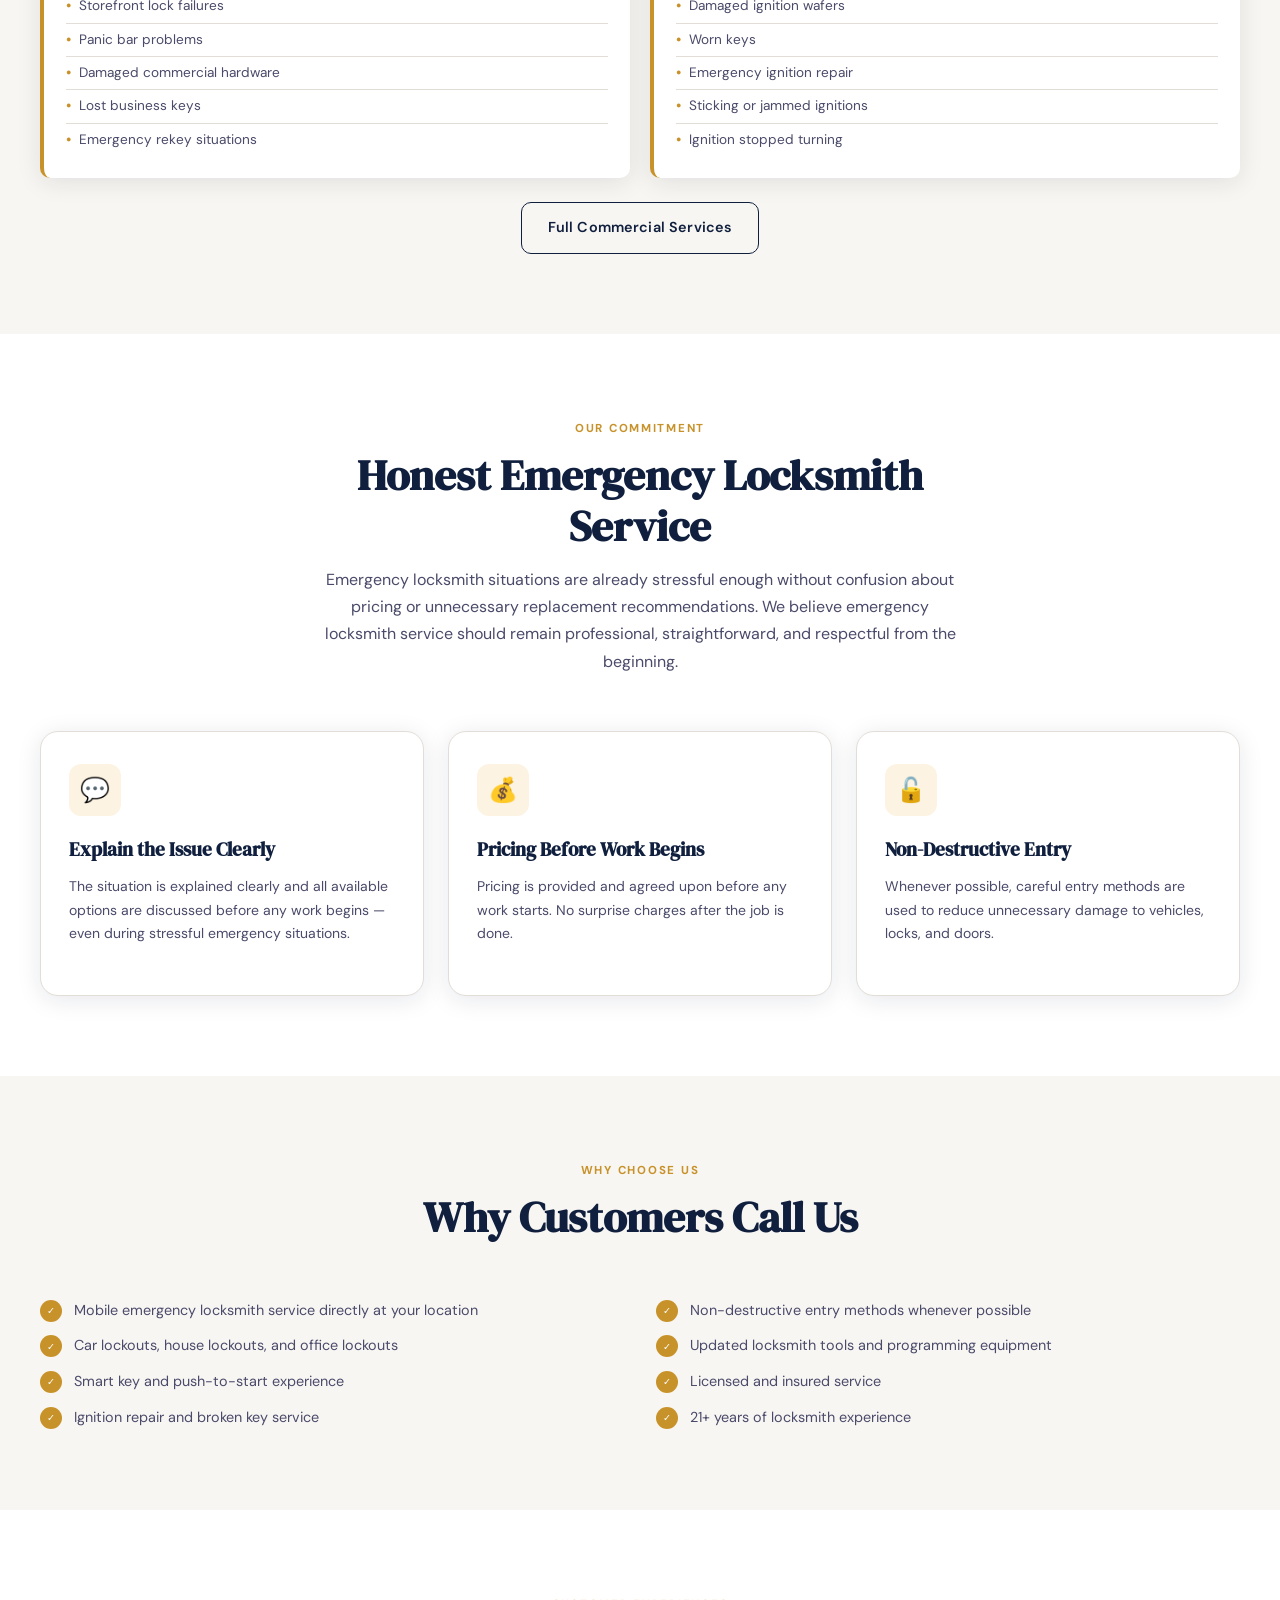
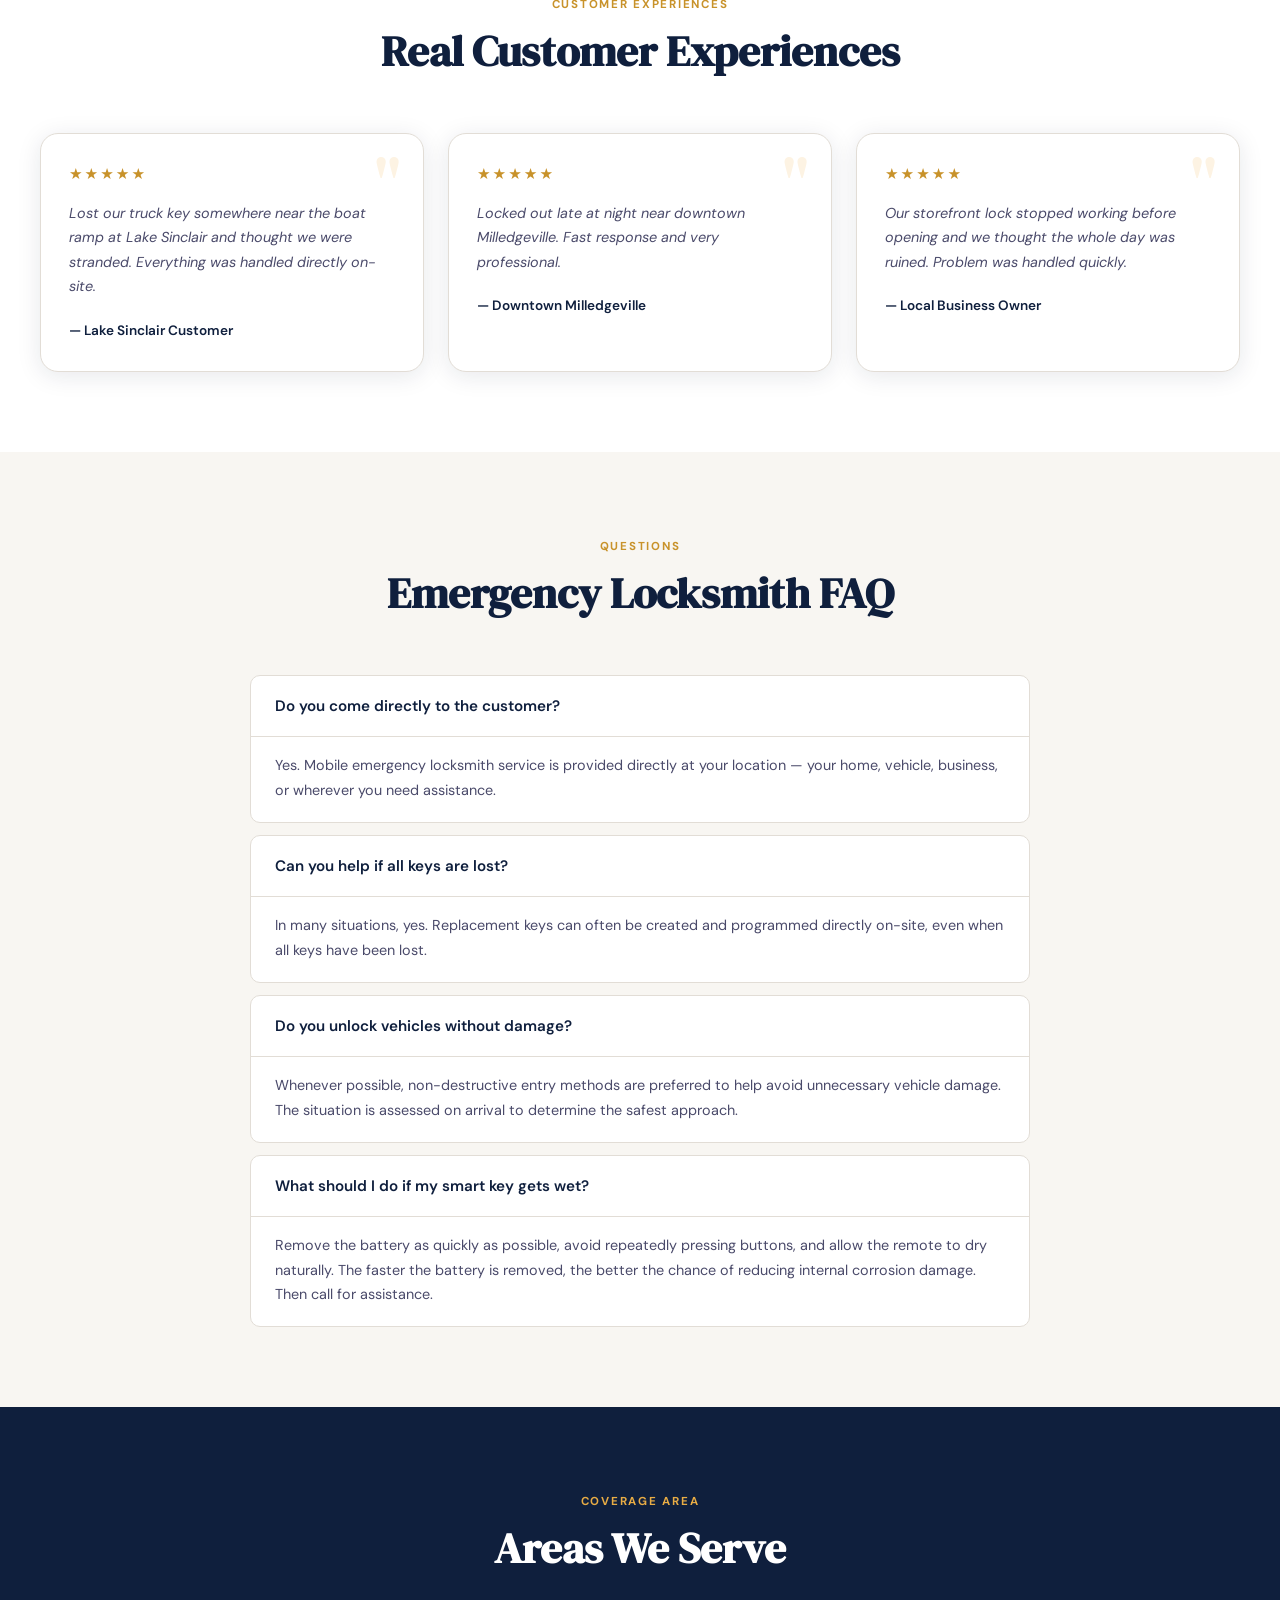
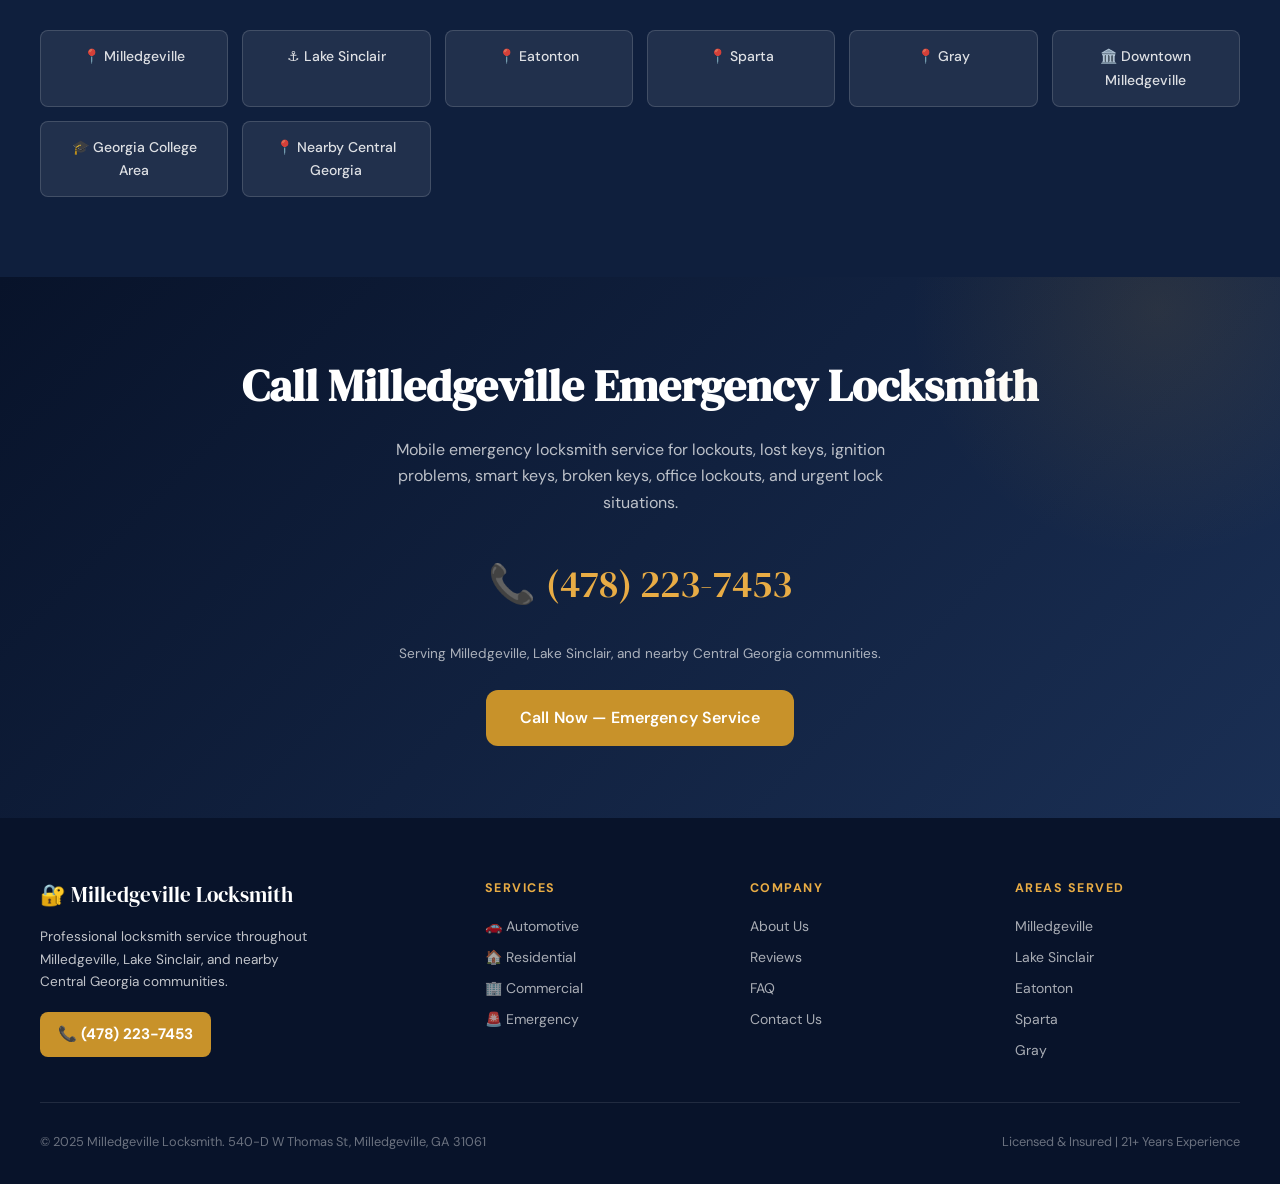
<file: emergency.html>
<!DOCTYPE html>
<html lang="en">
<head>
  <meta charset="UTF-8">
  <meta name="viewport" content="width=device-width, initial-scale=1.0">
  <meta name="description" content="24 hour emergency locksmith in Milledgeville, GA. Car lockouts, house lockouts, lost keys, and urgent lock problems. Call (478) 223-7453.">
  <title>Emergency Locksmith In Milledgeville, GA | 24 Hour | (478) 223-7453</title>
  <link rel="preconnect" href="https://fonts.googleapis.com">
  <link rel="preconnect" href="https://fonts.gstatic.com" crossorigin>
  <link href="https://fonts.googleapis.com/css2?family=DM+Serif+Display:ital@0;1&family=DM+Sans:ital,opsz,wght@0,9..40,300;0,9..40,400;0,9..40,500;0,9..40,600;0,9..40,700;1,9..40,400&display=swap" rel="stylesheet">
  <link rel="stylesheet" href="style.css">
  <style>
    .emergency-banner {
      background: #c0392b;
      color: white;
      text-align: center;
      padding: 12px 24px;
      font-weight: 600;
      font-size: 0.9rem;
      letter-spacing: 0.02em;
    }
    .emergency-banner a { color: #ffd7d3; text-decoration: underline; }
  </style>
</head>
<body>

<div class="emergency-banner" role="alert">
  🚨 Emergency? Call Now: <a href="tel:4782237453">(478) 223-7453</a> — Mobile Service Directly At Your Location
</div>

<nav class="navbar" role="navigation" aria-label="Main navigation">
  <div class="nav-container">
    <a href="../index.html" class="nav-logo">
      <span class="logo-main">🔐 Milledgeville Locksmith</span>
    </a>
    <ul class="nav-menu" role="menubar">
      <li class="nav-item"><a href="../index.html" class="nav-link">Home</a></li>
      <li class="nav-item">
        <a href="services.html" class="nav-link active" aria-haspopup="true">Services <span class="chevron">▼</span></a>
        <div class="dropdown">
          <a href="automotive.html"><span class="dd-icon">🚗</span> Automotive Locksmith</a>
          <a href="residential.html"><span class="dd-icon">🏠</span> Residential Locksmith</a>
          <a href="commercial.html"><span class="dd-icon">🏢</span> Commercial Locksmith</a>
          <a href="emergency.html"><span class="dd-icon">🚨</span> Emergency Locksmith</a>
        </div>
      </li>
      <li class="nav-item"><a href="about.html" class="nav-link">About</a></li>
      <li class="nav-item"><a href="faq.html" class="nav-link">FAQ</a></li>
      <li class="nav-item"><a href="reviews.html" class="nav-link">Reviews</a></li>
      <li class="nav-item"><a href="contact.html" class="nav-link">Contact Us</a></li>
      <li class="nav-item"><a href="tel:4782237453" class="nav-link nav-cta">📞 Call Now</a></li>
    </ul>
    <button class="hamburger" aria-label="Toggle menu" aria-expanded="false" aria-controls="mobile-nav" onclick="toggleNav(this)">
      <span></span><span></span><span></span>
    </button>
  </div>
  <div class="nav-mobile" id="mobile-nav">
    <a href="../index.html">Home</a>
    <span class="mobile-section-title">Services</span>
    <a href="automotive.html">🚗 Automotive Locksmith</a>
    <a href="residential.html">🏠 Residential Locksmith</a>
    <a href="commercial.html">🏢 Commercial Locksmith</a>
    <a href="emergency.html">🚨 Emergency Locksmith</a>
    <a href="about.html">About</a>
    <a href="faq.html">FAQ</a>
    <a href="reviews.html">Reviews</a>
    <a href="contact.html">Contact Us</a>
    <a href="tel:4782237453" class="mobile-cta">📞 Call (478) 223-7453</a>
  </div>
</nav>
  <a href="tel:4782237453" class="floating-call-btn" aria-label="Call now">📞 Call Now</a>

<header class="page-header">
  <div class="page-header-inner">
    <div class="breadcrumb"><a href="../index.html">Home</a> › <a href="services.html">Services</a> › Emergency Locksmith</div>
    <h1>MILLEDGEVILLE LOCKSMITH</h1>
    <h2>Emergency Locksmith In Milledgeville, GA</h2>
    <p>24 Hour Mobile Locksmith Service For Lockouts, Lost Keys &amp; Emergency Lock Problems. Service handled directly at your location.</p>
    <a href="tel:4782237453" class="btn btn-primary btn-lg" style="margin-top:24px;">📞 Call Now: (478) 223-7453</a>
  </div>
</header>

<!-- TRUST BAR -->
<div class="trust-bar">
  <div class="trust-bar-inner">
    <div class="trust-item"><span class="trust-icon">🚨</span> Emergency Service Available</div>
    <div class="trust-item"><span class="trust-icon">📍</span> We Come To You</div>
    <div class="trust-item"><span class="trust-icon">🔓</span> Non-Destructive Entry When Possible</div>
    <div class="trust-item"><span class="trust-icon">✅</span> Licensed &amp; Insured</div>
  </div>
</div>

<!-- INTRO -->
<section class="section section-light">
  <div class="container">
    <div class="two-col" style="align-items:start;gap:56px;">
      <div>
        <span class="section-tag">Emergency Locksmith Service</span>
        <h2 style="font-family:var(--font-display);font-size:clamp(1.7rem,3vw,2.3rem);color:var(--navy);margin-bottom:18px;line-height:1.2;">Emergency Locksmith Service Around Milledgeville</h2>
        <p style="color:var(--text-mid);line-height:1.75;font-size:0.95rem;margin-bottom:14px;">Lock and key problems usually happen at the worst possible times. Someone realizes the keys are missing after getting home late at night. A customer accidentally locks the keys inside the running vehicle while unloading groceries. A business owner arrives before opening and discovers the storefront lock suddenly stopped working.</p>
        <p style="color:var(--text-mid);line-height:1.75;font-size:0.95rem;margin-bottom:14px;">Around Lake Sinclair, emergency locksmith calls often happen during boating weekends, fishing trips, tubing days, and vacation stays where keys suddenly disappear or smart remotes get damaged near the water.</p>
        <p style="color:var(--text-mid);line-height:1.75;font-size:0.95rem;">A lot of emergency situations create stress very quickly. The goal is to arrive, properly inspect the situation, explain the available options clearly, and help customers regain access without unnecessary damage whenever possible.</p>
        <a href="tel:4782237453" class="btn btn-primary mt-24">📞 Call Now: (478) 223-7453</a>
      </div>
      <div>
        <div style="background:linear-gradient(135deg,var(--navy) 0%,var(--navy-mid) 100%);border-radius:var(--radius-lg);padding:36px;color:white;">
          <h3 style="font-family:var(--font-display);font-size:1.3rem;margin-bottom:18px;">Emergency Services</h3>
          <ul style="display:flex;flex-direction:column;gap:10px;">
            <li style="display:flex;align-items:center;gap:10px;font-size:0.875rem;color:rgba(255,255,255,0.85);"><span style="color:#ff6b6b;font-weight:700;">🚨</span> Car lockouts</li>
            <li style="display:flex;align-items:center;gap:10px;font-size:0.875rem;color:rgba(255,255,255,0.85);"><span style="color:#ff6b6b;font-weight:700;">🚨</span> House lockouts</li>
            <li style="display:flex;align-items:center;gap:10px;font-size:0.875rem;color:rgba(255,255,255,0.85);"><span style="color:#ff6b6b;font-weight:700;">🚨</span> Lost keys</li>
            <li style="display:flex;align-items:center;gap:10px;font-size:0.875rem;color:rgba(255,255,255,0.85);"><span style="color:#ff6b6b;font-weight:700;">🚨</span> Broken keys</li>
            <li style="display:flex;align-items:center;gap:10px;font-size:0.875rem;color:rgba(255,255,255,0.85);"><span style="color:#ff6b6b;font-weight:700;">🚨</span> Ignition problems</li>
            <li style="display:flex;align-items:center;gap:10px;font-size:0.875rem;color:rgba(255,255,255,0.85);"><span style="color:#ff6b6b;font-weight:700;">🚨</span> Office lockouts</li>
            <li style="display:flex;align-items:center;gap:10px;font-size:0.875rem;color:rgba(255,255,255,0.85);"><span style="color:#ff6b6b;font-weight:700;">🚨</span> Emergency rekey situations</li>
            <li style="display:flex;align-items:center;gap:10px;font-size:0.875rem;color:rgba(255,255,255,0.85);"><span style="color:#ff6b6b;font-weight:700;">🚨</span> Smart key problems</li>
            <li style="display:flex;align-items:center;gap:10px;font-size:0.875rem;color:rgba(255,255,255,0.85);"><span style="color:#ff6b6b;font-weight:700;">🚨</span> Push-to-start issues</li>
            <li style="display:flex;align-items:center;gap:10px;font-size:0.875rem;color:rgba(255,255,255,0.85);"><span style="color:#ff6b6b;font-weight:700;">🚨</span> Commercial lock problems</li>
          </ul>
        </div>
      </div>
    </div>
  </div>
</section>

<!-- CAR LOCKOUT -->
<section class="section section-alt">
  <div class="container">
    <div class="section-header">
      <span class="section-tag">Car Lockouts</span>
      <h2>Emergency Car Lockout Service</h2>
      <p>Locked the keys inside the vehicle? Lost the only working key? Push-to-start vehicle suddenly saying "No Key Detected"? Emergency automotive locksmith service is available throughout Milledgeville and nearby Central Georgia areas.</p>
    </div>
    <div class="discount-grid">
      <div class="discount-card">
        <h4>📍 We Help Customers At</h4>
        <ul>
          <li>Gas stations</li>
          <li>Apartment complexes</li>
          <li>Shopping centers</li>
          <li>Restaurants</li>
          <li>Parking lots</li>
          <li>Marinas</li>
          <li>Workplaces</li>
          <li>Residential neighborhoods</li>
        </ul>
      </div>
      <div class="discount-card">
        <h4>ℹ️ Our Approach</h4>
        <ul>
          <li>Non-destructive entry preferred</li>
          <li>Inspection before any work</li>
          <li>Pricing explained upfront</li>
          <li>Spare key offer during visit</li>
          <li>Smart key programming on-site</li>
          <li>No towing required</li>
        </ul>
      </div>
    </div>
    <div class="text-center mt-24">
      <a href="automotive.html" class="btn btn-outline">Full Automotive Services</a>
    </div>
  </div>
</section>

<!-- HOUSE LOCKOUT -->
<section class="section section-light">
  <div class="container">
    <div class="section-header">
      <span class="section-tag">House Lockouts</span>
      <h2>Emergency House Lockout Service</h2>
      <p>Locked out late at night? Lost your house keys? Key broke inside the lock? Mobile residential lockout service is available throughout the Milledgeville area.</p>
    </div>
    <div class="card-grid">
      <div class="card">
        <div class="card-icon">🏠</div>
        <h3>Homeowners</h3>
        <p>Professional lockout service for homeowners throughout the Milledgeville area. Careful entry methods used to reduce unnecessary damage to locks and doors.</p>
      </div>
      <div class="card">
        <div class="card-icon">🏢</div>
        <h3>Renters &amp; Students</h3>
        <p>A lot of lockouts happen during busy everyday situations where keys are misplaced, forgotten inside, or attached to lost car keys. Fast, professional response.</p>
      </div>
      <div class="card">
        <div class="card-icon">⚓</div>
        <h3>Lake House &amp; Vacation Rental Guests</h3>
        <p>Keys misplaced at the lake, during boating weekends, or vacation stays. Mobile service directly at your location whenever possible.</p>
      </div>
    </div>
    <div class="text-center mt-24">
      <a href="residential.html" class="btn btn-outline">Full Residential Services</a>
    </div>
  </div>
</section>

<!-- LAKE SINCLAIR -->
<section class="section section-alt">
  <div class="container">
    <div class="two-col" style="align-items:center;gap:56px;">
      <div style="background:linear-gradient(135deg,var(--navy) 0%,var(--navy-mid) 100%);border-radius:var(--radius-lg);padding:40px;color:white;text-align:center;">
        <div style="font-size:3.5rem;margin-bottom:16px;">⚓</div>
        <h3 style="font-family:var(--font-display);font-size:1.5rem;margin-bottom:14px;">Lost Keys Around Lake Sinclair</h3>
        <p style="color:rgba(255,255,255,0.78);font-size:0.875rem;line-height:1.7;">Mobile service available directly at your location — dock, marina, boat ramp, or vacation rental.</p>
      </div>
      <div>
        <span class="section-tag">Lake Sinclair</span>
        <h2 style="font-family:var(--font-display);font-size:clamp(1.7rem,3vw,2.3rem);color:var(--navy);margin-bottom:18px;line-height:1.2;">Lost Keys Around Lake Sinclair</h2>
        <p style="color:var(--text-mid);line-height:1.75;font-size:0.95rem;margin-bottom:14px;">One of the most common emergency calls around the lake involves customers losing keys during boating weekends. Keys fall into the lake while unloading coolers, fishing gear, towels, bags, and equipment.</p>
        <p style="color:var(--text-mid);line-height:1.75;font-size:0.95rem;margin-bottom:14px;">Sometimes the truck key and boat key are attached together on the same keychain. By the time people return to the dock or parking area, they suddenly realize there is no working key available and the spare key may be hours away back home.</p>
        <p style="color:var(--text-mid);line-height:1.75;font-size:0.95rem;">That is why mobile locksmith service becomes especially important around Lake Sinclair.</p>
      </div>
    </div>
  </div>
</section>

<!-- WET SMART KEYS -->
<section class="section section-light">
  <div class="container">
    <div class="section-header">
      <span class="section-tag">Smart Key Tips</span>
      <h2>Wet Smart Keys &amp; Push-To-Start Problems</h2>
      <p>Modern push-to-start vehicles depend heavily on smart key communication. When a smart key becomes water damaged, customers sometimes continue pressing the buttons repeatedly — unfortunately, that can sometimes create additional internal damage.</p>
    </div>
    <div class="two-col" style="align-items:start;">
      <div class="info-box" style="margin:0;">
        <strong style="color:var(--navy);display:block;margin-bottom:12px;font-size:1rem;">💧 If A Smart Key Gets Wet</strong>
        <ol style="display:flex;flex-direction:column;gap:10px;padding-left:20px;">
          <li style="font-size:0.9rem;">Remove the emergency key immediately</li>
          <li style="font-size:0.9rem;">Open the remote as soon as possible</li>
          <li style="font-size:0.9rem;">Remove the battery immediately</li>
          <li style="font-size:0.9rem;">Allow the remote to dry naturally</li>
          <li style="font-size:0.9rem;">Avoid direct heat whenever possible</li>
        </ol>
        <p style="margin-top:14px;font-size:0.875rem;">The faster the battery is removed, the better the chance of reducing internal corrosion damage inside the remote. In some situations, the remote may still be saved before complete failure happens.</p>
      </div>
      <div>
        <div class="card" style="border:2px solid var(--gold);">
          <div class="card-icon">⚠️</div>
          <h3>Do NOT Keep Pressing Buttons</h3>
          <p>A lot of people continue pressing the buttons repeatedly hoping the remote will suddenly work again. Unfortunately, continued button pressing can sometimes create additional internal damage to the remote electronics.</p>
          <p style="margin-top:10px;font-size:0.85rem;color:var(--text-light);">If the smart key gets wet, remove the battery as quickly as possible and call for assistance.</p>
          <a href="tel:4782237453" class="btn btn-primary" style="margin-top:16px;">📞 Call (478) 223-7453</a>
        </div>
      </div>
    </div>
  </div>
</section>

<!-- COMMERCIAL EMERGENCY -->
<section class="section section-alt">
  <div class="container">
    <div class="section-header">
      <span class="section-tag">Commercial Emergencies</span>
      <h2>Emergency Commercial Locksmith Service</h2>
      <p>Commercial lock problems can quickly affect daily business operations. Mobile commercial locksmith service is available directly at the business location whenever possible.</p>
    </div>
    <div class="discount-grid">
      <div class="discount-card">
        <h4>🏢 We Help With</h4>
        <ul>
          <li>Office lockouts</li>
          <li>Storefront lock failures</li>
          <li>Panic bar problems</li>
          <li>Damaged commercial hardware</li>
          <li>Lost business keys</li>
          <li>Emergency rekey situations</li>
        </ul>
      </div>
      <div class="discount-card">
        <h4>🔧 Broken Keys &amp; Ignition Problems</h4>
        <ul>
          <li>Broken keys inside the ignition</li>
          <li>Damaged ignition wafers</li>
          <li>Worn keys</li>
          <li>Emergency ignition repair</li>
          <li>Sticking or jammed ignitions</li>
          <li>Ignition stopped turning</li>
        </ul>
      </div>
    </div>
    <div class="text-center mt-24">
      <a href="commercial.html" class="btn btn-outline">Full Commercial Services</a>
    </div>
  </div>
</section>

<!-- HONEST EMERGENCY -->
<section class="section section-light">
  <div class="container">
    <div class="section-header">
      <span class="section-tag">Our Commitment</span>
      <h2>Honest Emergency Locksmith Service</h2>
      <p>Emergency locksmith situations are already stressful enough without confusion about pricing or unnecessary replacement recommendations. We believe emergency locksmith service should remain professional, straightforward, and respectful from the beginning.</p>
    </div>
    <div class="card-grid">
      <div class="card">
        <div class="card-icon">💬</div>
        <h3>Explain the Issue Clearly</h3>
        <p>The situation is explained clearly and all available options are discussed before any work begins — even during stressful emergency situations.</p>
      </div>
      <div class="card">
        <div class="card-icon">💰</div>
        <h3>Pricing Before Work Begins</h3>
        <p>Pricing is provided and agreed upon before any work starts. No surprise charges after the job is done.</p>
      </div>
      <div class="card">
        <div class="card-icon">🔓</div>
        <h3>Non-Destructive Entry</h3>
        <p>Whenever possible, careful entry methods are used to reduce unnecessary damage to vehicles, locks, and doors.</p>
      </div>
    </div>
  </div>
</section>

<!-- WHY US -->
<section class="section section-alt">
  <div class="container">
    <div class="section-header">
      <span class="section-tag">Why Choose Us</span>
      <h2>Why Customers Call Us</h2>
    </div>
    <div class="two-col">
      <ul class="checklist">
        <li><span class="check-icon">✓</span> Mobile emergency locksmith service directly at your location</li>
        <li><span class="check-icon">✓</span> Car lockouts, house lockouts, and office lockouts</li>
        <li><span class="check-icon">✓</span> Smart key and push-to-start experience</li>
        <li><span class="check-icon">✓</span> Ignition repair and broken key service</li>
      </ul>
      <ul class="checklist">
        <li><span class="check-icon">✓</span> Non-destructive entry methods whenever possible</li>
        <li><span class="check-icon">✓</span> Updated locksmith tools and programming equipment</li>
        <li><span class="check-icon">✓</span> Licensed and insured service</li>
        <li><span class="check-icon">✓</span> 21+ years of locksmith experience</li>
      </ul>
    </div>
  </div>
</section>

<!-- REVIEWS -->
<section class="section section-light">
  <div class="container">
    <div class="section-header">
      <span class="section-tag">Customer Experiences</span>
      <h2>Real Customer Experiences</h2>
    </div>
    <div class="review-grid">
      <div class="review-card">
        <div class="stars">★★★★★</div>
        <p class="review-text">Lost our truck key somewhere near the boat ramp at Lake Sinclair and thought we were stranded. Everything was handled directly on-site.</p>
        <span class="reviewer">— Lake Sinclair Customer</span>
      </div>
      <div class="review-card">
        <div class="stars">★★★★★</div>
        <p class="review-text">Locked out late at night near downtown Milledgeville. Fast response and very professional.</p>
        <span class="reviewer">— Downtown Milledgeville</span>
      </div>
      <div class="review-card">
        <div class="stars">★★★★★</div>
        <p class="review-text">Our storefront lock stopped working before opening and we thought the whole day was ruined. Problem was handled quickly.</p>
        <span class="reviewer">— Local Business Owner</span>
      </div>
    </div>
  </div>
</section>

<!-- FAQ -->
<section class="section section-alt">
  <div class="container">
    <div class="section-header">
      <span class="section-tag">Questions</span>
      <h2>Emergency Locksmith FAQ</h2>
    </div>
    <div class="faq-list">
      <div class="faq-item">
        <button class="faq-q" onclick="toggleFaq(this)" aria-expanded="false">Do you come directly to the customer? <span class="faq-icon">+</span></button>
        <div class="faq-a">Yes. Mobile emergency locksmith service is provided directly at your location — your home, vehicle, business, or wherever you need assistance.</div>
      </div>
      <div class="faq-item">
        <button class="faq-q" onclick="toggleFaq(this)" aria-expanded="false">Can you help if all keys are lost? <span class="faq-icon">+</span></button>
        <div class="faq-a">In many situations, yes. Replacement keys can often be created and programmed directly on-site, even when all keys have been lost.</div>
      </div>
      <div class="faq-item">
        <button class="faq-q" onclick="toggleFaq(this)" aria-expanded="false">Do you unlock vehicles without damage? <span class="faq-icon">+</span></button>
        <div class="faq-a">Whenever possible, non-destructive entry methods are preferred to help avoid unnecessary vehicle damage. The situation is assessed on arrival to determine the safest approach.</div>
      </div>
      <div class="faq-item">
        <button class="faq-q" onclick="toggleFaq(this)" aria-expanded="false">What should I do if my smart key gets wet? <span class="faq-icon">+</span></button>
        <div class="faq-a">Remove the battery as quickly as possible, avoid repeatedly pressing buttons, and allow the remote to dry naturally. The faster the battery is removed, the better the chance of reducing internal corrosion damage. Then call for assistance.</div>
      </div>
    </div>
  </div>
</section>

<section class="section section-dark">
  <div class="container">
    <div class="section-header">
      <span class="section-tag">Coverage Area</span>
      <h2>Areas We Serve</h2>
    </div>
    <div class="areas-grid">
      <div class="area-pill">📍 Milledgeville</div>
      <div class="area-pill">⚓ Lake Sinclair</div>
      <div class="area-pill">📍 Eatonton</div>
      <div class="area-pill">📍 Sparta</div>
      <div class="area-pill">📍 Gray</div>
      <div class="area-pill">🏛️ Downtown Milledgeville</div>
      <div class="area-pill">🎓 Georgia College Area</div>
      <div class="area-pill">📍 Nearby Central Georgia</div>
    </div>
  </div>
</section>

<div class="cta-band">
  <div class="container">
    <h2>Call Milledgeville Emergency Locksmith</h2>
    <p>Mobile emergency locksmith service for lockouts, lost keys, ignition problems, smart keys, broken keys, office lockouts, and urgent lock situations.</p>
    <div class="phone-big">📞 <a href="tel:4782237453" style="color:inherit;">(478) 223-7453</a></div>
    <p style="color:rgba(255,255,255,0.65);font-size:0.85rem;margin-bottom:24px;">Serving Milledgeville, Lake Sinclair, and nearby Central Georgia communities.</p>
    <a href="tel:4782237453" class="btn btn-primary btn-lg">Call Now — Emergency Service</a>
  </div>
</div>

<footer role="contentinfo">
  <div class="footer-grid">
    <div class="footer-brand">
      <span class="logo-main">🔐 Milledgeville Locksmith</span>
      <p>Professional locksmith service throughout Milledgeville, Lake Sinclair, and nearby Central Georgia communities.</p>
      <a href="tel:4782237453" class="footer-phone">📞 (478) 223-7453</a>
    </div>
    <div class="footer-col">
      <h4>Services</h4>
      <ul>
        <li><a href="automotive.html">🚗 Automotive</a></li>
        <li><a href="residential.html">🏠 Residential</a></li>
        <li><a href="commercial.html">🏢 Commercial</a></li>
        <li><a href="emergency.html">🚨 Emergency</a></li>
      </ul>
    </div>
    <div class="footer-col">
      <h4>Company</h4>
      <ul>
        <li><a href="about.html">About Us</a></li>
        <li><a href="reviews.html">Reviews</a></li>
        <li><a href="faq.html">FAQ</a></li>
        <li><a href="contact.html">Contact Us</a></li>
      </ul>
    </div>
    <div class="footer-col">
      <h4>Areas Served</h4>
      <ul>
        <li><a href="#">Milledgeville</a></li>
        <li><a href="#">Lake Sinclair</a></li>
        <li><a href="#">Eatonton</a></li>
        <li><a href="#">Sparta</a></li>
        <li><a href="#">Gray</a></li>
      </ul>
    </div>
  </div>
  <div class="footer-bottom">
    <span>© 2025 Milledgeville Locksmith. 540-D W Thomas St, Milledgeville, GA 31061</span>
    <span>Licensed &amp; Insured | 21+ Years Experience</span>
  </div>
</footer>

<script>
function toggleNav(btn) {
  const menu = document.getElementById('mobile-nav');
  const open = menu.classList.toggle('open');
  btn.classList.toggle('open', open);
  btn.setAttribute('aria-expanded', open);
}
function toggleFaq(btn) {
  const answer = btn.nextElementSibling;
  const isOpen = answer.classList.toggle('open');
  btn.classList.toggle('open', isOpen);
  btn.setAttribute('aria-expanded', isOpen);
}
</script>
</body>
</html>
</file>
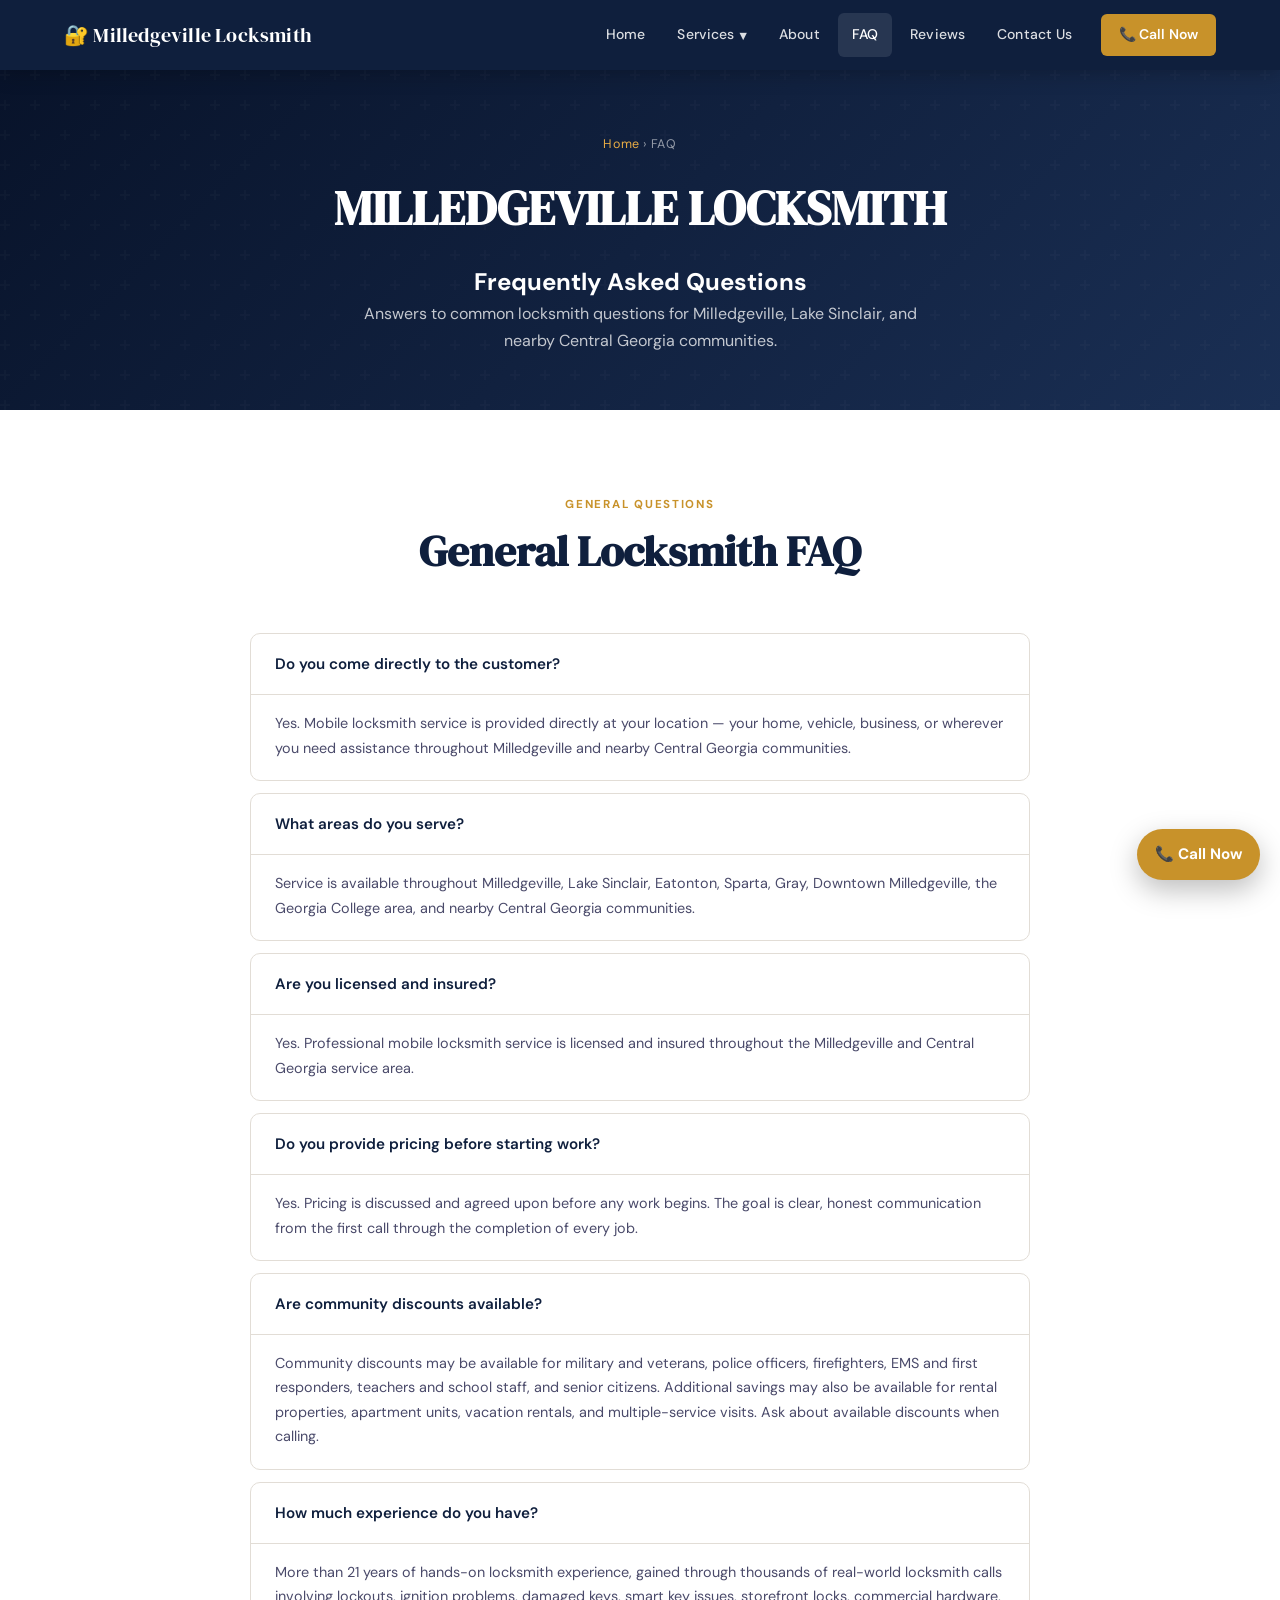
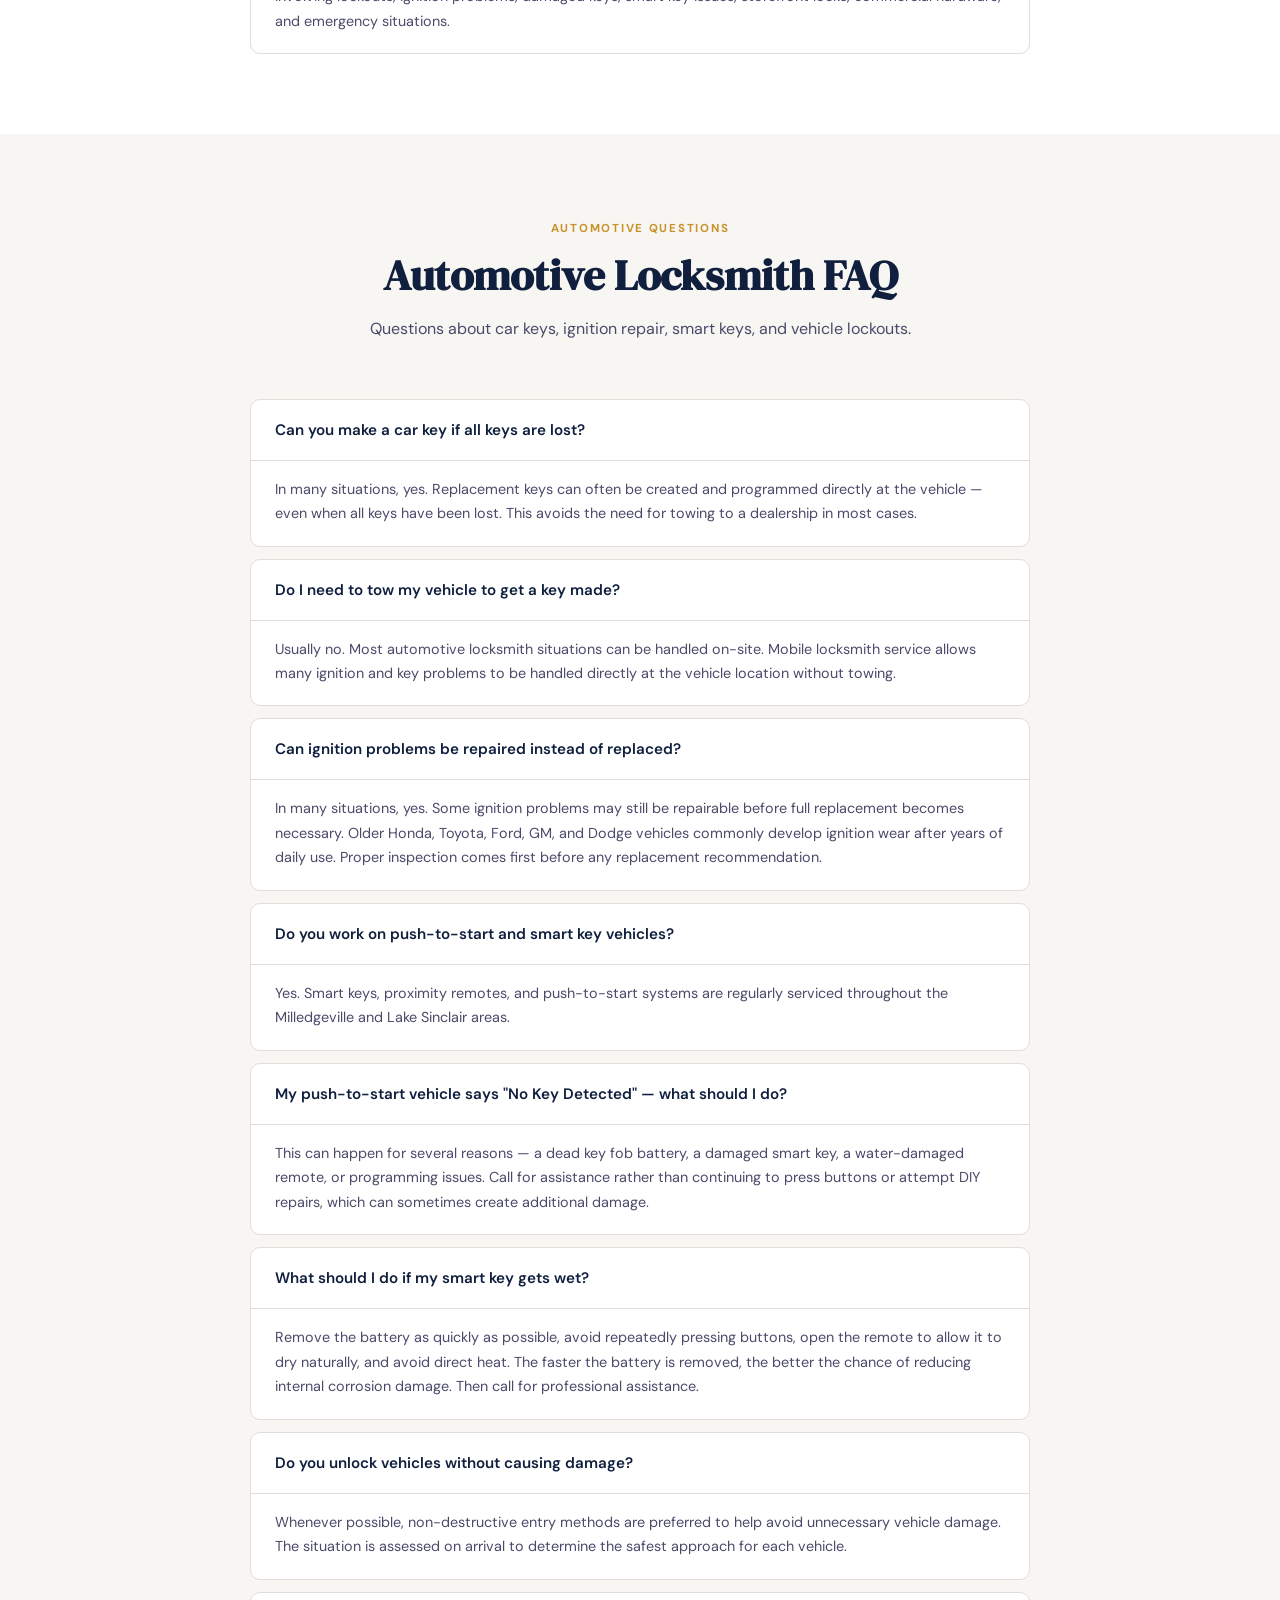
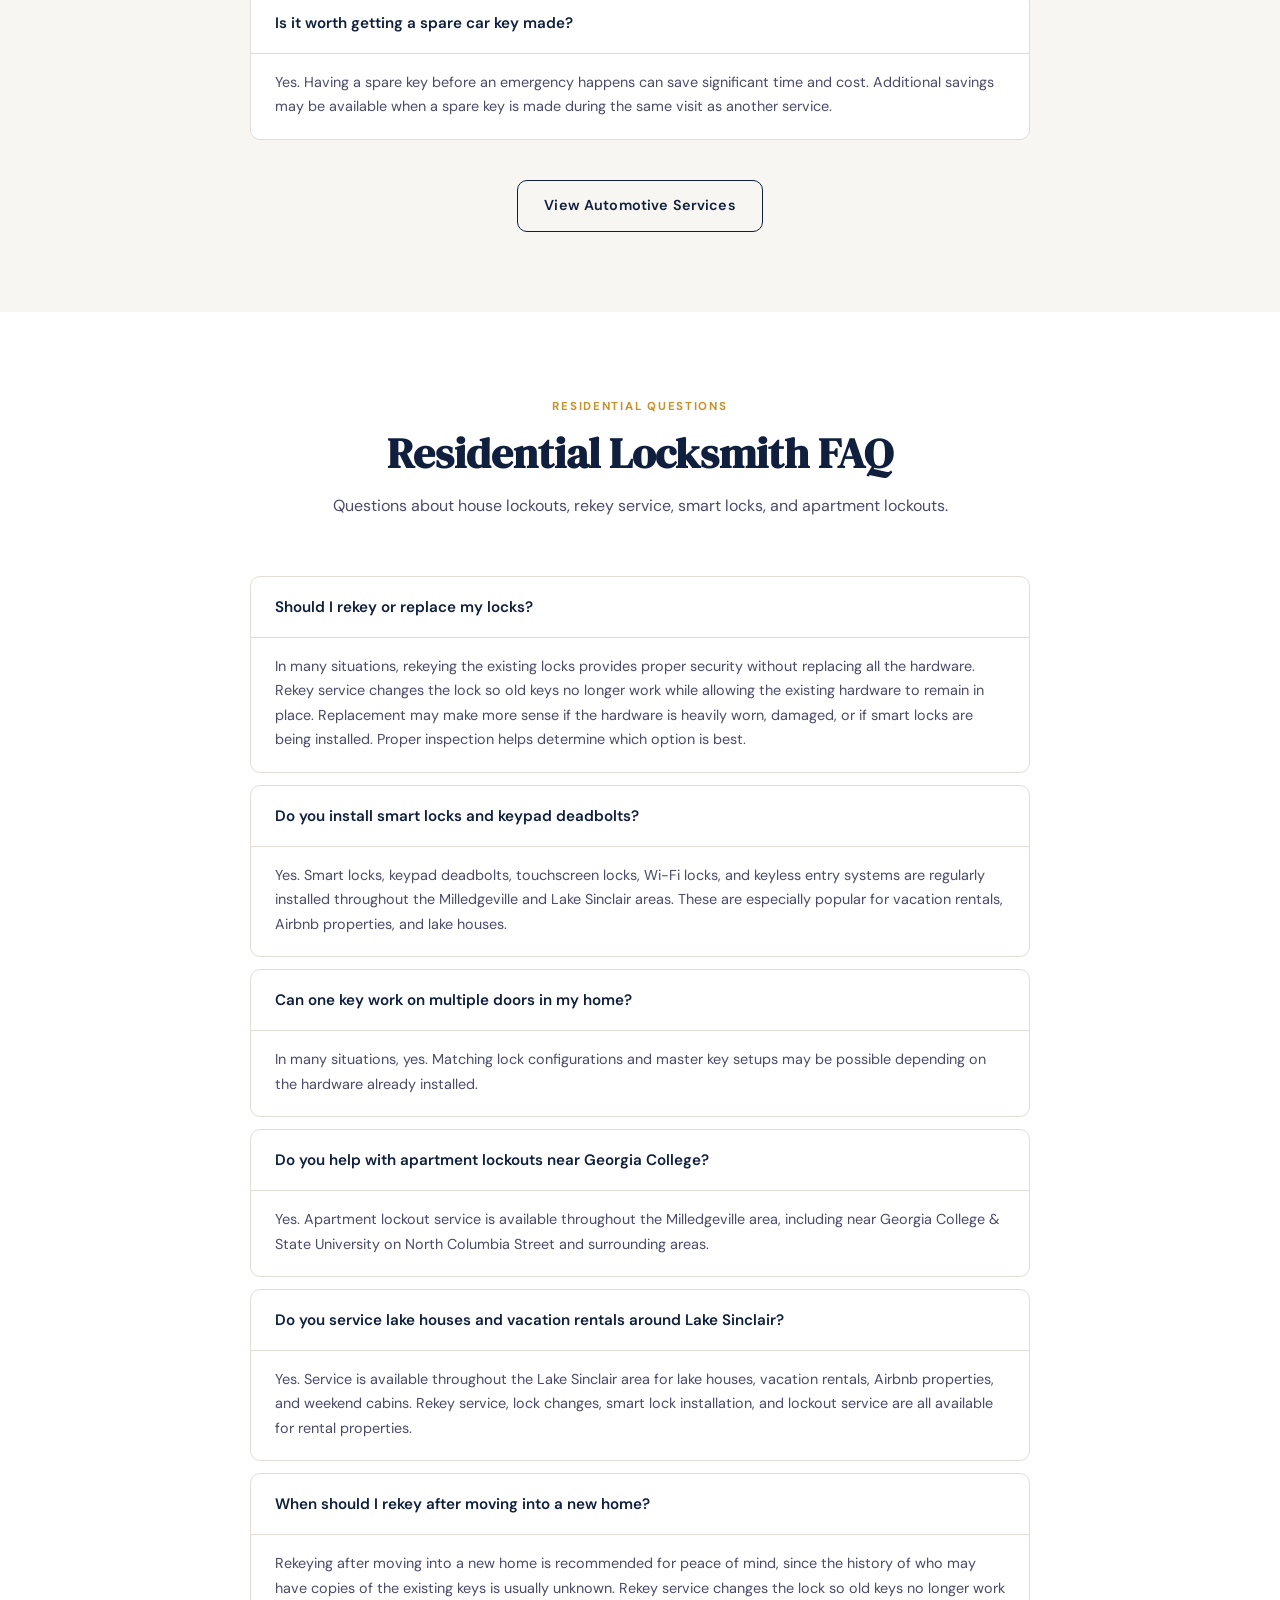
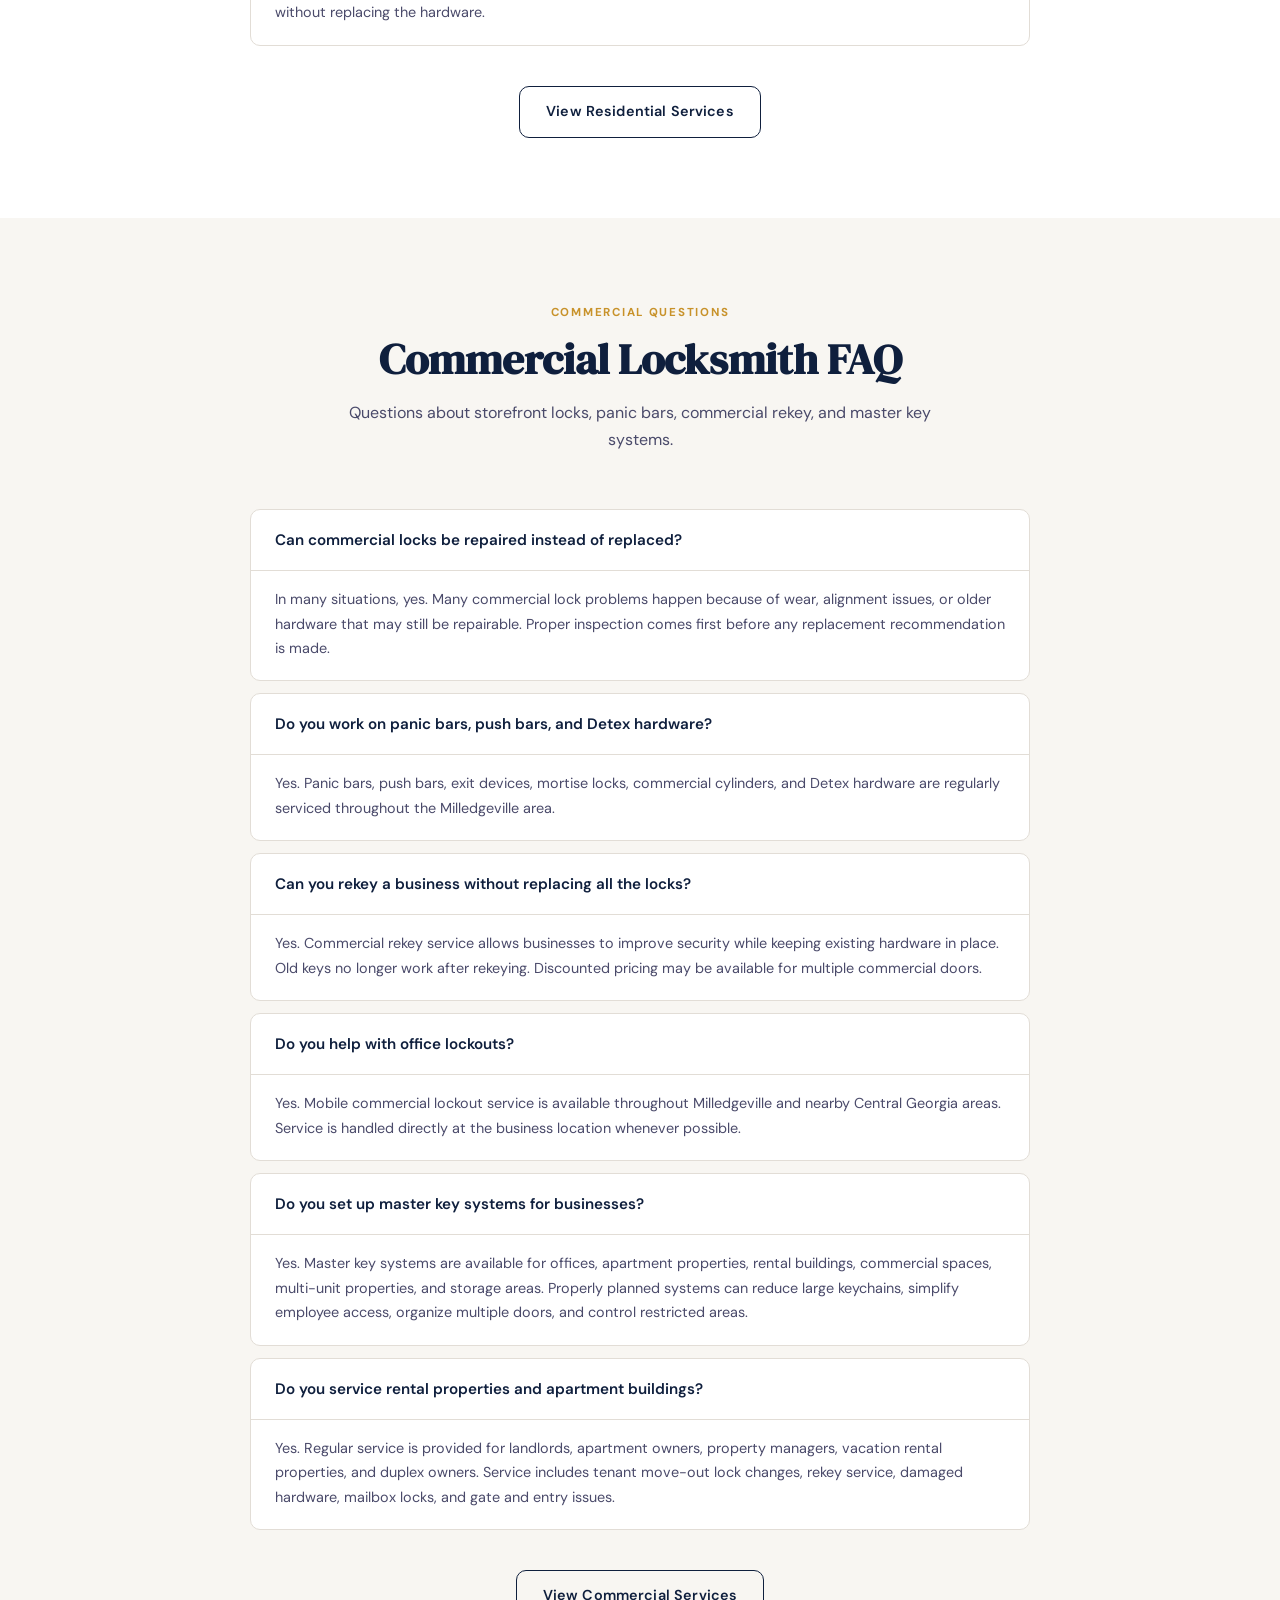
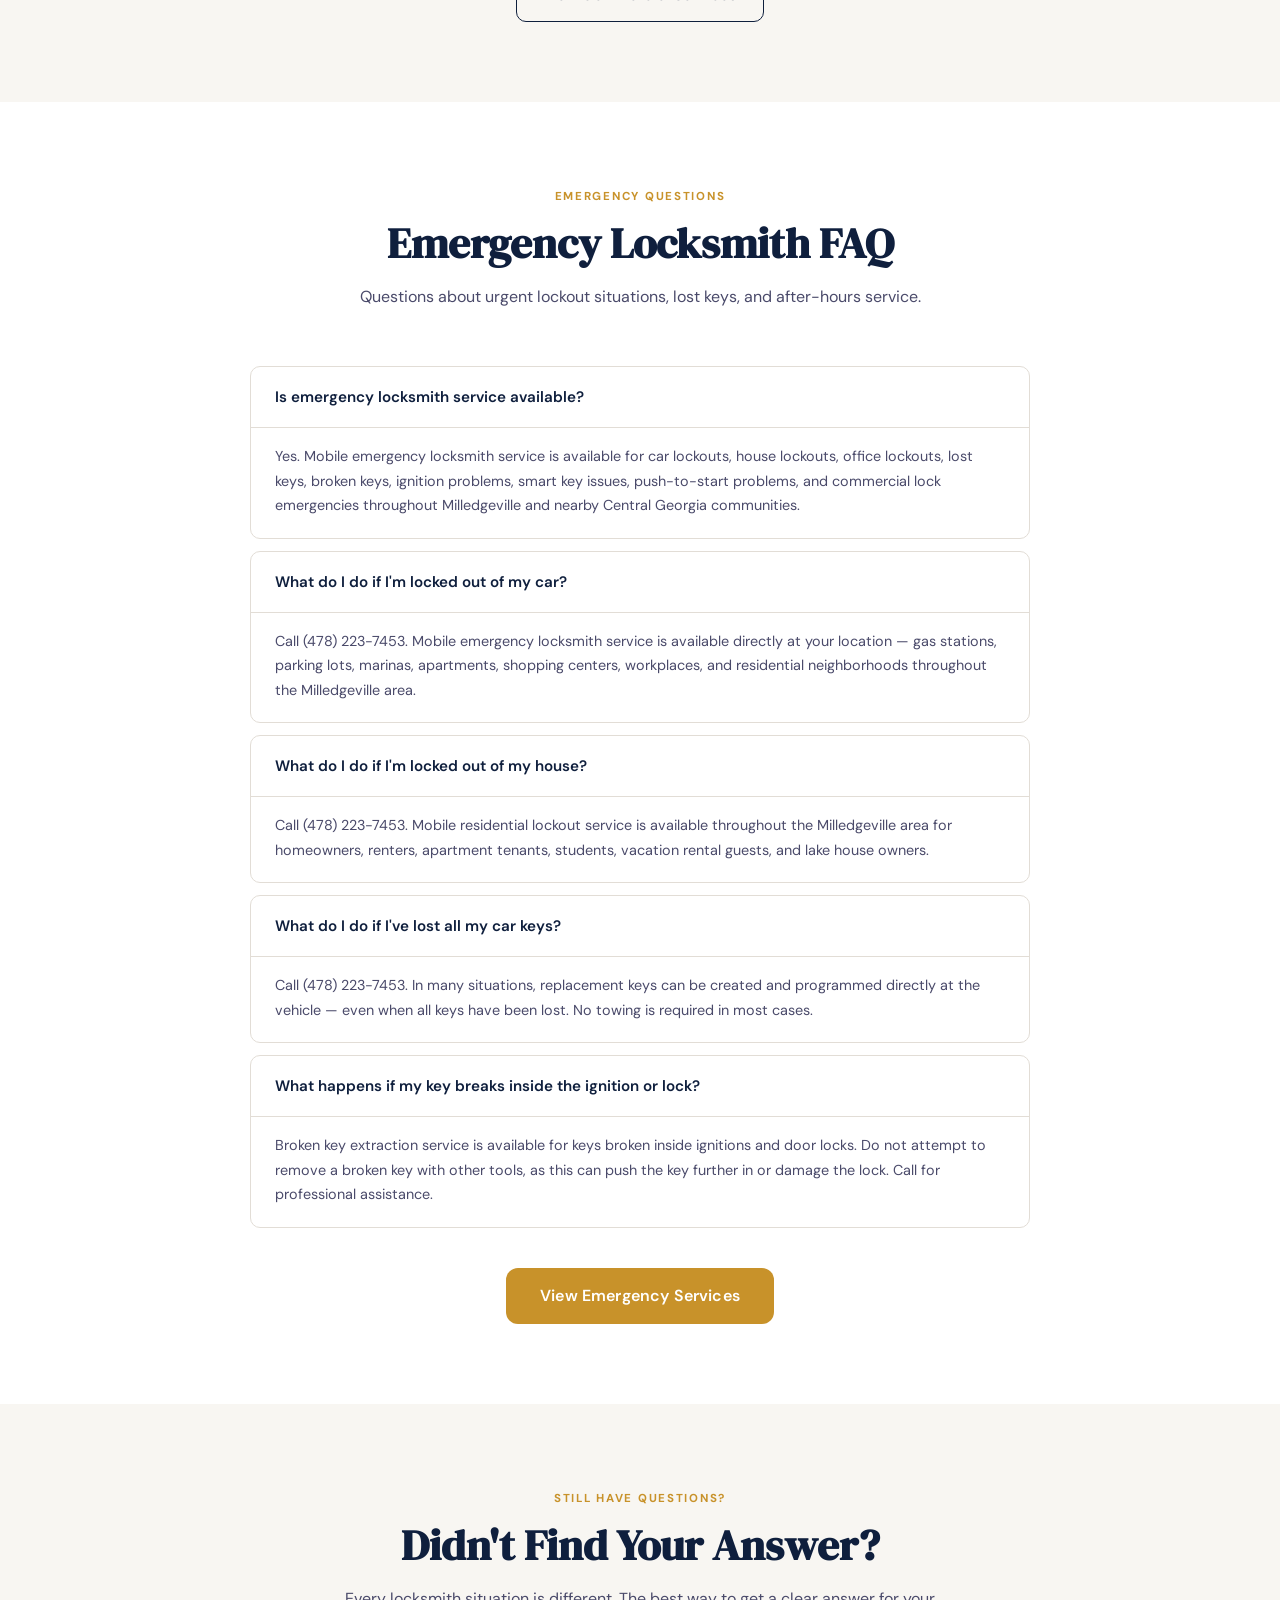
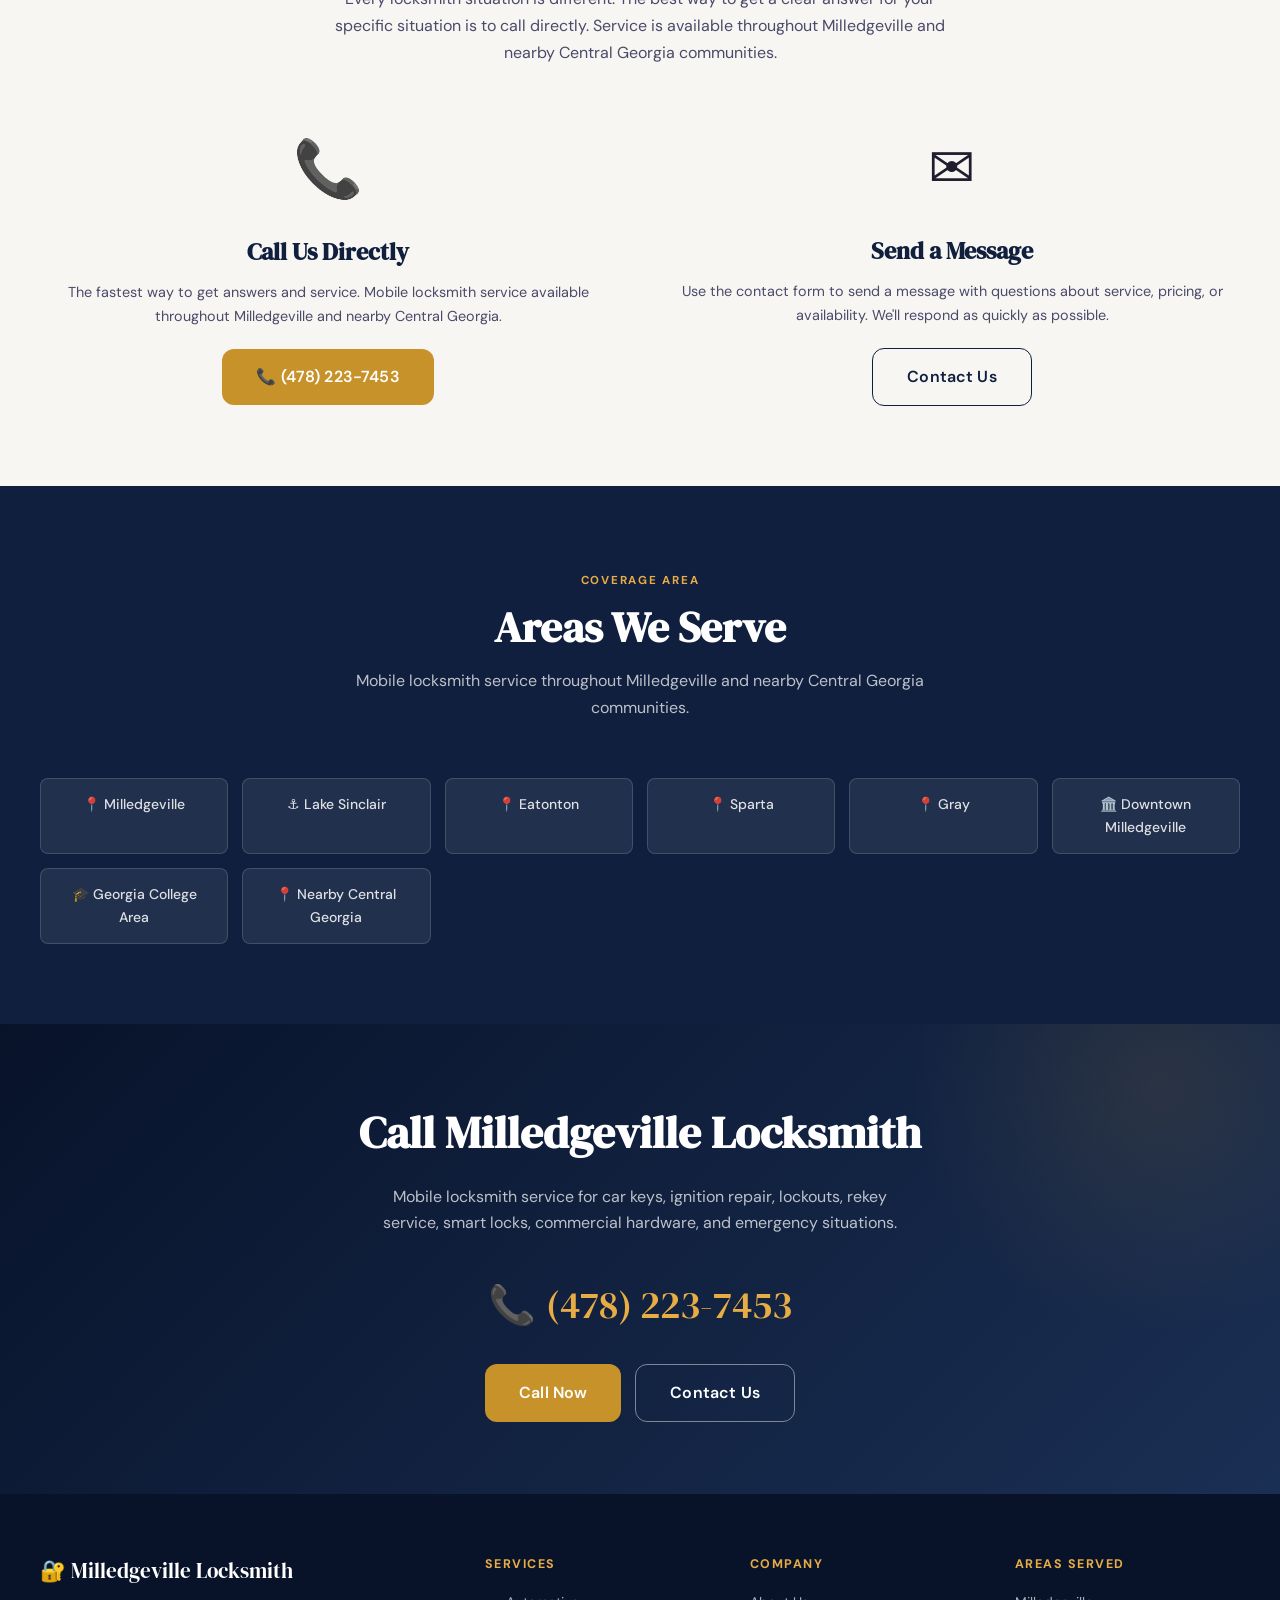
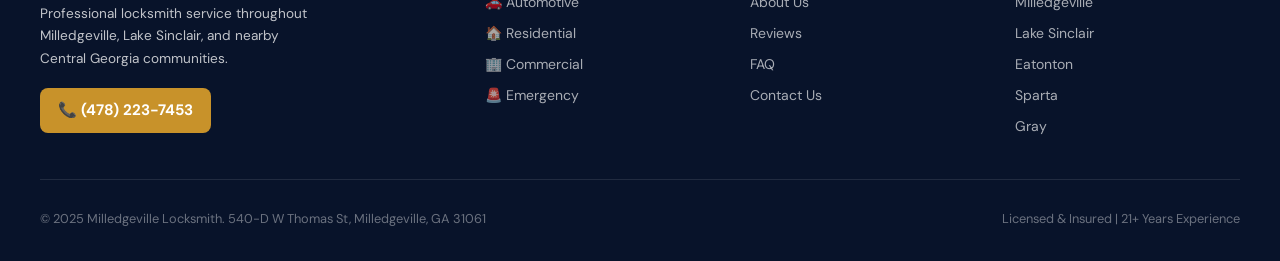
<file: faq.html>
<!DOCTYPE html>
<html lang="en">
<head>
  <meta charset="UTF-8">
  <meta name="viewport" content="width=device-width, initial-scale=1.0">
  <meta name="description" content="Frequently asked questions about locksmith services in Milledgeville, GA. Car keys, ignition repair, rekey service, lockouts, and more. Call (478) 223-7453.">
  <title>FAQ | Milledgeville Locksmith</title>
  <link rel="preconnect" href="https://fonts.googleapis.com">
  <link rel="preconnect" href="https://fonts.gstatic.com" crossorigin>
  <link href="https://fonts.googleapis.com/css2?family=DM+Serif+Display:ital@0;1&family=DM+Sans:ital,opsz,wght@0,9..40,300;0,9..40,400;0,9..40,500;0,9..40,600;0,9..40,700;1,9..40,400&display=swap" rel="stylesheet">
  <link rel="stylesheet" href="style.css">
</head>
<body>

<nav class="navbar" role="navigation" aria-label="Main navigation">
  <div class="nav-container">
    <a href="../index.html" class="nav-logo">
      <span class="logo-main">🔐 Milledgeville Locksmith</span>
    </a>
    <ul class="nav-menu" role="menubar">
      <li class="nav-item"><a href="../index.html" class="nav-link">Home</a></li>
      <li class="nav-item">
        <a href="services.html" class="nav-link" aria-haspopup="true">Services <span class="chevron">▼</span></a>
        <div class="dropdown">
          <a href="automotive.html"><span class="dd-icon">🚗</span> Automotive Locksmith</a>
          <a href="residential.html"><span class="dd-icon">🏠</span> Residential Locksmith</a>
          <a href="commercial.html"><span class="dd-icon">🏢</span> Commercial Locksmith</a>
          <a href="emergency.html"><span class="dd-icon">🚨</span> Emergency Locksmith</a>
        </div>
      </li>
      <li class="nav-item"><a href="about.html" class="nav-link">About</a></li>
      <li class="nav-item"><a href="faq.html" class="nav-link active">FAQ</a></li>
      <li class="nav-item"><a href="reviews.html" class="nav-link">Reviews</a></li>
      <li class="nav-item"><a href="contact.html" class="nav-link">Contact Us</a></li>
      <li class="nav-item"><a href="tel:4782237453" class="nav-link nav-cta">📞 Call Now</a></li>
    </ul>
    <button class="hamburger" aria-label="Toggle menu" aria-expanded="false" aria-controls="mobile-nav" onclick="toggleNav(this)">
      <span></span><span></span><span></span>
    </button>
  </div>
  <div class="nav-mobile" id="mobile-nav">
    <a href="../index.html">Home</a>
    <span class="mobile-section-title">Services</span>
    <a href="automotive.html">🚗 Automotive Locksmith</a>
    <a href="residential.html">🏠 Residential Locksmith</a>
    <a href="commercial.html">🏢 Commercial Locksmith</a>
    <a href="emergency.html">🚨 Emergency Locksmith</a>
    <a href="about.html">About</a>
    <a href="faq.html">FAQ</a>
    <a href="reviews.html">Reviews</a>
    <a href="contact.html">Contact Us</a>
    <a href="tel:4782237453" class="mobile-cta">📞 Call (478) 223-7453</a>
  </div>
</nav>
  <a href="tel:4782237453" class="floating-call-btn" aria-label="Call now">📞 Call Now</a>

<header class="page-header">
  <div class="page-header-inner">
    <div class="breadcrumb"><a href="../index.html">Home</a> › FAQ</div>
    <h1>MILLEDGEVILLE LOCKSMITH</h1>
    <h2>Frequently Asked Questions</h2>
    <p>Answers to common locksmith questions for Milledgeville, Lake Sinclair, and nearby Central Georgia communities.</p>
  </div>
</header>

<!-- GENERAL FAQ -->
<section class="section section-light">
  <div class="container">
    <div class="section-header">
      <span class="section-tag">General Questions</span>
      <h2>General Locksmith FAQ</h2>
    </div>
    <div class="faq-list">
      <div class="faq-item">
        <button class="faq-q" onclick="toggleFaq(this)" aria-expanded="false">Do you come directly to the customer? <span class="faq-icon">+</span></button>
        <div class="faq-a">Yes. Mobile locksmith service is provided directly at your location — your home, vehicle, business, or wherever you need assistance throughout Milledgeville and nearby Central Georgia communities.</div>
      </div>
      <div class="faq-item">
        <button class="faq-q" onclick="toggleFaq(this)" aria-expanded="false">What areas do you serve? <span class="faq-icon">+</span></button>
        <div class="faq-a">Service is available throughout Milledgeville, Lake Sinclair, Eatonton, Sparta, Gray, Downtown Milledgeville, the Georgia College area, and nearby Central Georgia communities.</div>
      </div>
      <div class="faq-item">
        <button class="faq-q" onclick="toggleFaq(this)" aria-expanded="false">Are you licensed and insured? <span class="faq-icon">+</span></button>
        <div class="faq-a">Yes. Professional mobile locksmith service is licensed and insured throughout the Milledgeville and Central Georgia service area.</div>
      </div>
      <div class="faq-item">
        <button class="faq-q" onclick="toggleFaq(this)" aria-expanded="false">Do you provide pricing before starting work? <span class="faq-icon">+</span></button>
        <div class="faq-a">Yes. Pricing is discussed and agreed upon before any work begins. The goal is clear, honest communication from the first call through the completion of every job.</div>
      </div>
      <div class="faq-item">
        <button class="faq-q" onclick="toggleFaq(this)" aria-expanded="false">Are community discounts available? <span class="faq-icon">+</span></button>
        <div class="faq-a">Community discounts may be available for military and veterans, police officers, firefighters, EMS and first responders, teachers and school staff, and senior citizens. Additional savings may also be available for rental properties, apartment units, vacation rentals, and multiple-service visits. Ask about available discounts when calling.</div>
      </div>
      <div class="faq-item">
        <button class="faq-q" onclick="toggleFaq(this)" aria-expanded="false">How much experience do you have? <span class="faq-icon">+</span></button>
        <div class="faq-a">More than 21 years of hands-on locksmith experience, gained through thousands of real-world locksmith calls involving lockouts, ignition problems, damaged keys, smart key issues, storefront locks, commercial hardware, and emergency situations.</div>
      </div>
    </div>
  </div>
</section>

<!-- AUTOMOTIVE FAQ -->
<section class="section section-alt">
  <div class="container">
    <div class="section-header">
      <span class="section-tag">Automotive Questions</span>
      <h2>Automotive Locksmith FAQ</h2>
      <p>Questions about car keys, ignition repair, smart keys, and vehicle lockouts.</p>
    </div>
    <div class="faq-list">
      <div class="faq-item">
        <button class="faq-q" onclick="toggleFaq(this)" aria-expanded="false">Can you make a car key if all keys are lost? <span class="faq-icon">+</span></button>
        <div class="faq-a">In many situations, yes. Replacement keys can often be created and programmed directly at the vehicle — even when all keys have been lost. This avoids the need for towing to a dealership in most cases.</div>
      </div>
      <div class="faq-item">
        <button class="faq-q" onclick="toggleFaq(this)" aria-expanded="false">Do I need to tow my vehicle to get a key made? <span class="faq-icon">+</span></button>
        <div class="faq-a">Usually no. Most automotive locksmith situations can be handled on-site. Mobile locksmith service allows many ignition and key problems to be handled directly at the vehicle location without towing.</div>
      </div>
      <div class="faq-item">
        <button class="faq-q" onclick="toggleFaq(this)" aria-expanded="false">Can ignition problems be repaired instead of replaced? <span class="faq-icon">+</span></button>
        <div class="faq-a">In many situations, yes. Some ignition problems may still be repairable before full replacement becomes necessary. Older Honda, Toyota, Ford, GM, and Dodge vehicles commonly develop ignition wear after years of daily use. Proper inspection comes first before any replacement recommendation.</div>
      </div>
      <div class="faq-item">
        <button class="faq-q" onclick="toggleFaq(this)" aria-expanded="false">Do you work on push-to-start and smart key vehicles? <span class="faq-icon">+</span></button>
        <div class="faq-a">Yes. Smart keys, proximity remotes, and push-to-start systems are regularly serviced throughout the Milledgeville and Lake Sinclair areas.</div>
      </div>
      <div class="faq-item">
        <button class="faq-q" onclick="toggleFaq(this)" aria-expanded="false">My push-to-start vehicle says "No Key Detected" — what should I do? <span class="faq-icon">+</span></button>
        <div class="faq-a">This can happen for several reasons — a dead key fob battery, a damaged smart key, a water-damaged remote, or programming issues. Call for assistance rather than continuing to press buttons or attempt DIY repairs, which can sometimes create additional damage.</div>
      </div>
      <div class="faq-item">
        <button class="faq-q" onclick="toggleFaq(this)" aria-expanded="false">What should I do if my smart key gets wet? <span class="faq-icon">+</span></button>
        <div class="faq-a">Remove the battery as quickly as possible, avoid repeatedly pressing buttons, open the remote to allow it to dry naturally, and avoid direct heat. The faster the battery is removed, the better the chance of reducing internal corrosion damage. Then call for professional assistance.</div>
      </div>
      <div class="faq-item">
        <button class="faq-q" onclick="toggleFaq(this)" aria-expanded="false">Do you unlock vehicles without causing damage? <span class="faq-icon">+</span></button>
        <div class="faq-a">Whenever possible, non-destructive entry methods are preferred to help avoid unnecessary vehicle damage. The situation is assessed on arrival to determine the safest approach for each vehicle.</div>
      </div>
      <div class="faq-item">
        <button class="faq-q" onclick="toggleFaq(this)" aria-expanded="false">Is it worth getting a spare car key made? <span class="faq-icon">+</span></button>
        <div class="faq-a">Yes. Having a spare key before an emergency happens can save significant time and cost. Additional savings may be available when a spare key is made during the same visit as another service.</div>
      </div>
    </div>
    <div class="text-center mt-40">
      <a href="automotive.html" class="btn btn-outline">View Automotive Services</a>
    </div>
  </div>
</section>

<!-- RESIDENTIAL FAQ -->
<section class="section section-light">
  <div class="container">
    <div class="section-header">
      <span class="section-tag">Residential Questions</span>
      <h2>Residential Locksmith FAQ</h2>
      <p>Questions about house lockouts, rekey service, smart locks, and apartment lockouts.</p>
    </div>
    <div class="faq-list">
      <div class="faq-item">
        <button class="faq-q" onclick="toggleFaq(this)" aria-expanded="false">Should I rekey or replace my locks? <span class="faq-icon">+</span></button>
        <div class="faq-a">In many situations, rekeying the existing locks provides proper security without replacing all the hardware. Rekey service changes the lock so old keys no longer work while allowing the existing hardware to remain in place. Replacement may make more sense if the hardware is heavily worn, damaged, or if smart locks are being installed. Proper inspection helps determine which option is best.</div>
      </div>
      <div class="faq-item">
        <button class="faq-q" onclick="toggleFaq(this)" aria-expanded="false">Do you install smart locks and keypad deadbolts? <span class="faq-icon">+</span></button>
        <div class="faq-a">Yes. Smart locks, keypad deadbolts, touchscreen locks, Wi-Fi locks, and keyless entry systems are regularly installed throughout the Milledgeville and Lake Sinclair areas. These are especially popular for vacation rentals, Airbnb properties, and lake houses.</div>
      </div>
      <div class="faq-item">
        <button class="faq-q" onclick="toggleFaq(this)" aria-expanded="false">Can one key work on multiple doors in my home? <span class="faq-icon">+</span></button>
        <div class="faq-a">In many situations, yes. Matching lock configurations and master key setups may be possible depending on the hardware already installed.</div>
      </div>
      <div class="faq-item">
        <button class="faq-q" onclick="toggleFaq(this)" aria-expanded="false">Do you help with apartment lockouts near Georgia College? <span class="faq-icon">+</span></button>
        <div class="faq-a">Yes. Apartment lockout service is available throughout the Milledgeville area, including near Georgia College &amp; State University on North Columbia Street and surrounding areas.</div>
      </div>
      <div class="faq-item">
        <button class="faq-q" onclick="toggleFaq(this)" aria-expanded="false">Do you service lake houses and vacation rentals around Lake Sinclair? <span class="faq-icon">+</span></button>
        <div class="faq-a">Yes. Service is available throughout the Lake Sinclair area for lake houses, vacation rentals, Airbnb properties, and weekend cabins. Rekey service, lock changes, smart lock installation, and lockout service are all available for rental properties.</div>
      </div>
      <div class="faq-item">
        <button class="faq-q" onclick="toggleFaq(this)" aria-expanded="false">When should I rekey after moving into a new home? <span class="faq-icon">+</span></button>
        <div class="faq-a">Rekeying after moving into a new home is recommended for peace of mind, since the history of who may have copies of the existing keys is usually unknown. Rekey service changes the lock so old keys no longer work without replacing the hardware.</div>
      </div>
    </div>
    <div class="text-center mt-40">
      <a href="residential.html" class="btn btn-outline">View Residential Services</a>
    </div>
  </div>
</section>

<!-- COMMERCIAL FAQ -->
<section class="section section-alt">
  <div class="container">
    <div class="section-header">
      <span class="section-tag">Commercial Questions</span>
      <h2>Commercial Locksmith FAQ</h2>
      <p>Questions about storefront locks, panic bars, commercial rekey, and master key systems.</p>
    </div>
    <div class="faq-list">
      <div class="faq-item">
        <button class="faq-q" onclick="toggleFaq(this)" aria-expanded="false">Can commercial locks be repaired instead of replaced? <span class="faq-icon">+</span></button>
        <div class="faq-a">In many situations, yes. Many commercial lock problems happen because of wear, alignment issues, or older hardware that may still be repairable. Proper inspection comes first before any replacement recommendation is made.</div>
      </div>
      <div class="faq-item">
        <button class="faq-q" onclick="toggleFaq(this)" aria-expanded="false">Do you work on panic bars, push bars, and Detex hardware? <span class="faq-icon">+</span></button>
        <div class="faq-a">Yes. Panic bars, push bars, exit devices, mortise locks, commercial cylinders, and Detex hardware are regularly serviced throughout the Milledgeville area.</div>
      </div>
      <div class="faq-item">
        <button class="faq-q" onclick="toggleFaq(this)" aria-expanded="false">Can you rekey a business without replacing all the locks? <span class="faq-icon">+</span></button>
        <div class="faq-a">Yes. Commercial rekey service allows businesses to improve security while keeping existing hardware in place. Old keys no longer work after rekeying. Discounted pricing may be available for multiple commercial doors.</div>
      </div>
      <div class="faq-item">
        <button class="faq-q" onclick="toggleFaq(this)" aria-expanded="false">Do you help with office lockouts? <span class="faq-icon">+</span></button>
        <div class="faq-a">Yes. Mobile commercial lockout service is available throughout Milledgeville and nearby Central Georgia areas. Service is handled directly at the business location whenever possible.</div>
      </div>
      <div class="faq-item">
        <button class="faq-q" onclick="toggleFaq(this)" aria-expanded="false">Do you set up master key systems for businesses? <span class="faq-icon">+</span></button>
        <div class="faq-a">Yes. Master key systems are available for offices, apartment properties, rental buildings, commercial spaces, multi-unit properties, and storage areas. Properly planned systems can reduce large keychains, simplify employee access, organize multiple doors, and control restricted areas.</div>
      </div>
      <div class="faq-item">
        <button class="faq-q" onclick="toggleFaq(this)" aria-expanded="false">Do you service rental properties and apartment buildings? <span class="faq-icon">+</span></button>
        <div class="faq-a">Yes. Regular service is provided for landlords, apartment owners, property managers, vacation rental properties, and duplex owners. Service includes tenant move-out lock changes, rekey service, damaged hardware, mailbox locks, and gate and entry issues.</div>
      </div>
    </div>
    <div class="text-center mt-40">
      <a href="commercial.html" class="btn btn-outline">View Commercial Services</a>
    </div>
  </div>
</section>

<!-- EMERGENCY FAQ -->
<section class="section section-light">
  <div class="container">
    <div class="section-header">
      <span class="section-tag">Emergency Questions</span>
      <h2>Emergency Locksmith FAQ</h2>
      <p>Questions about urgent lockout situations, lost keys, and after-hours service.</p>
    </div>
    <div class="faq-list">
      <div class="faq-item">
        <button class="faq-q" onclick="toggleFaq(this)" aria-expanded="false">Is emergency locksmith service available? <span class="faq-icon">+</span></button>
        <div class="faq-a">Yes. Mobile emergency locksmith service is available for car lockouts, house lockouts, office lockouts, lost keys, broken keys, ignition problems, smart key issues, push-to-start problems, and commercial lock emergencies throughout Milledgeville and nearby Central Georgia communities.</div>
      </div>
      <div class="faq-item">
        <button class="faq-q" onclick="toggleFaq(this)" aria-expanded="false">What do I do if I'm locked out of my car? <span class="faq-icon">+</span></button>
        <div class="faq-a">Call (478) 223-7453. Mobile emergency locksmith service is available directly at your location — gas stations, parking lots, marinas, apartments, shopping centers, workplaces, and residential neighborhoods throughout the Milledgeville area.</div>
      </div>
      <div class="faq-item">
        <button class="faq-q" onclick="toggleFaq(this)" aria-expanded="false">What do I do if I'm locked out of my house? <span class="faq-icon">+</span></button>
        <div class="faq-a">Call (478) 223-7453. Mobile residential lockout service is available throughout the Milledgeville area for homeowners, renters, apartment tenants, students, vacation rental guests, and lake house owners.</div>
      </div>
      <div class="faq-item">
        <button class="faq-q" onclick="toggleFaq(this)" aria-expanded="false">What do I do if I've lost all my car keys? <span class="faq-icon">+</span></button>
        <div class="faq-a">Call (478) 223-7453. In many situations, replacement keys can be created and programmed directly at the vehicle — even when all keys have been lost. No towing is required in most cases.</div>
      </div>
      <div class="faq-item">
        <button class="faq-q" onclick="toggleFaq(this)" aria-expanded="false">What happens if my key breaks inside the ignition or lock? <span class="faq-icon">+</span></button>
        <div class="faq-a">Broken key extraction service is available for keys broken inside ignitions and door locks. Do not attempt to remove a broken key with other tools, as this can push the key further in or damage the lock. Call for professional assistance.</div>
      </div>
    </div>
    <div class="text-center mt-40">
      <a href="emergency.html" class="btn btn-primary btn-lg">View Emergency Services</a>
    </div>
  </div>
</section>

<!-- STILL HAVE QUESTIONS -->
<section class="section section-alt">
  <div class="container">
    <div class="section-header">
      <span class="section-tag">Still Have Questions?</span>
      <h2>Didn't Find Your Answer?</h2>
      <p>Every locksmith situation is different. The best way to get a clear answer for your specific situation is to call directly. Service is available throughout Milledgeville and nearby Central Georgia communities.</p>
    </div>
    <div class="two-col" style="align-items:center;gap:48px;">
      <div style="text-align:center;">
        <div style="font-size:3.5rem;margin-bottom:16px;">📞</div>
        <h3 style="font-family:var(--font-display);font-size:1.5rem;color:var(--navy);margin-bottom:10px;">Call Us Directly</h3>
        <p style="color:var(--text-mid);font-size:0.9rem;margin-bottom:20px;">The fastest way to get answers and service. Mobile locksmith service available throughout Milledgeville and nearby Central Georgia.</p>
        <a href="tel:4782237453" class="btn btn-primary btn-lg">📞 (478) 223-7453</a>
      </div>
      <div style="text-align:center;">
        <div style="font-size:3.5rem;margin-bottom:16px;">✉️</div>
        <h3 style="font-family:var(--font-display);font-size:1.5rem;color:var(--navy);margin-bottom:10px;">Send a Message</h3>
        <p style="color:var(--text-mid);font-size:0.9rem;margin-bottom:20px;">Use the contact form to send a message with questions about service, pricing, or availability. We'll respond as quickly as possible.</p>
        <a href="contact.html" class="btn btn-outline btn-lg">Contact Us</a>
      </div>
    </div>
  </div>
</section>

<section class="section section-dark">
  <div class="container">
    <div class="section-header">
      <span class="section-tag">Coverage Area</span>
      <h2>Areas We Serve</h2>
      <p>Mobile locksmith service throughout Milledgeville and nearby Central Georgia communities.</p>
    </div>
    <div class="areas-grid">
      <div class="area-pill">📍 Milledgeville</div>
      <div class="area-pill">⚓ Lake Sinclair</div>
      <div class="area-pill">📍 Eatonton</div>
      <div class="area-pill">📍 Sparta</div>
      <div class="area-pill">📍 Gray</div>
      <div class="area-pill">🏛️ Downtown Milledgeville</div>
      <div class="area-pill">🎓 Georgia College Area</div>
      <div class="area-pill">📍 Nearby Central Georgia</div>
    </div>
  </div>
</section>

<div class="cta-band">
  <div class="container">
    <h2>Call Milledgeville Locksmith</h2>
    <p>Mobile locksmith service for car keys, ignition repair, lockouts, rekey service, smart locks, commercial hardware, and emergency situations.</p>
    <div class="phone-big">📞 <a href="tel:4782237453" style="color:inherit;">(478) 223-7453</a></div>
    <div style="display:flex;gap:14px;justify-content:center;flex-wrap:wrap;">
      <a href="tel:4782237453" class="btn btn-primary btn-lg">Call Now</a>
      <a href="contact.html" class="btn btn-outline-white btn-lg">Contact Us</a>
    </div>
  </div>
</div>

<footer role="contentinfo">
  <div class="footer-grid">
    <div class="footer-brand">
      <span class="logo-main">🔐 Milledgeville Locksmith</span>
      <p>Professional locksmith service throughout Milledgeville, Lake Sinclair, and nearby Central Georgia communities.</p>
      <a href="tel:4782237453" class="footer-phone">📞 (478) 223-7453</a>
    </div>
    <div class="footer-col">
      <h4>Services</h4>
      <ul>
        <li><a href="automotive.html">🚗 Automotive</a></li>
        <li><a href="residential.html">🏠 Residential</a></li>
        <li><a href="commercial.html">🏢 Commercial</a></li>
        <li><a href="emergency.html">🚨 Emergency</a></li>
      </ul>
    </div>
    <div class="footer-col">
      <h4>Company</h4>
      <ul>
        <li><a href="about.html">About Us</a></li>
        <li><a href="reviews.html">Reviews</a></li>
        <li><a href="faq.html">FAQ</a></li>
        <li><a href="contact.html">Contact Us</a></li>
      </ul>
    </div>
    <div class="footer-col">
      <h4>Areas Served</h4>
      <ul>
        <li><a href="#">Milledgeville</a></li>
        <li><a href="#">Lake Sinclair</a></li>
        <li><a href="#">Eatonton</a></li>
        <li><a href="#">Sparta</a></li>
        <li><a href="#">Gray</a></li>
      </ul>
    </div>
  </div>
  <div class="footer-bottom">
    <span>© 2025 Milledgeville Locksmith. 540-D W Thomas St, Milledgeville, GA 31061</span>
    <span>Licensed &amp; Insured | 21+ Years Experience</span>
  </div>
</footer>

<script>
function toggleNav(btn) {
  const menu = document.getElementById('mobile-nav');
  const open = menu.classList.toggle('open');
  btn.classList.toggle('open', open);
  btn.setAttribute('aria-expanded', open);
}
function toggleFaq(btn) {
  const answer = btn.nextElementSibling;
  const isOpen = answer.classList.toggle('open');
  btn.classList.toggle('open', isOpen);
  btn.setAttribute('aria-expanded', isOpen);
}
</script>
</body>
</html>
</file>
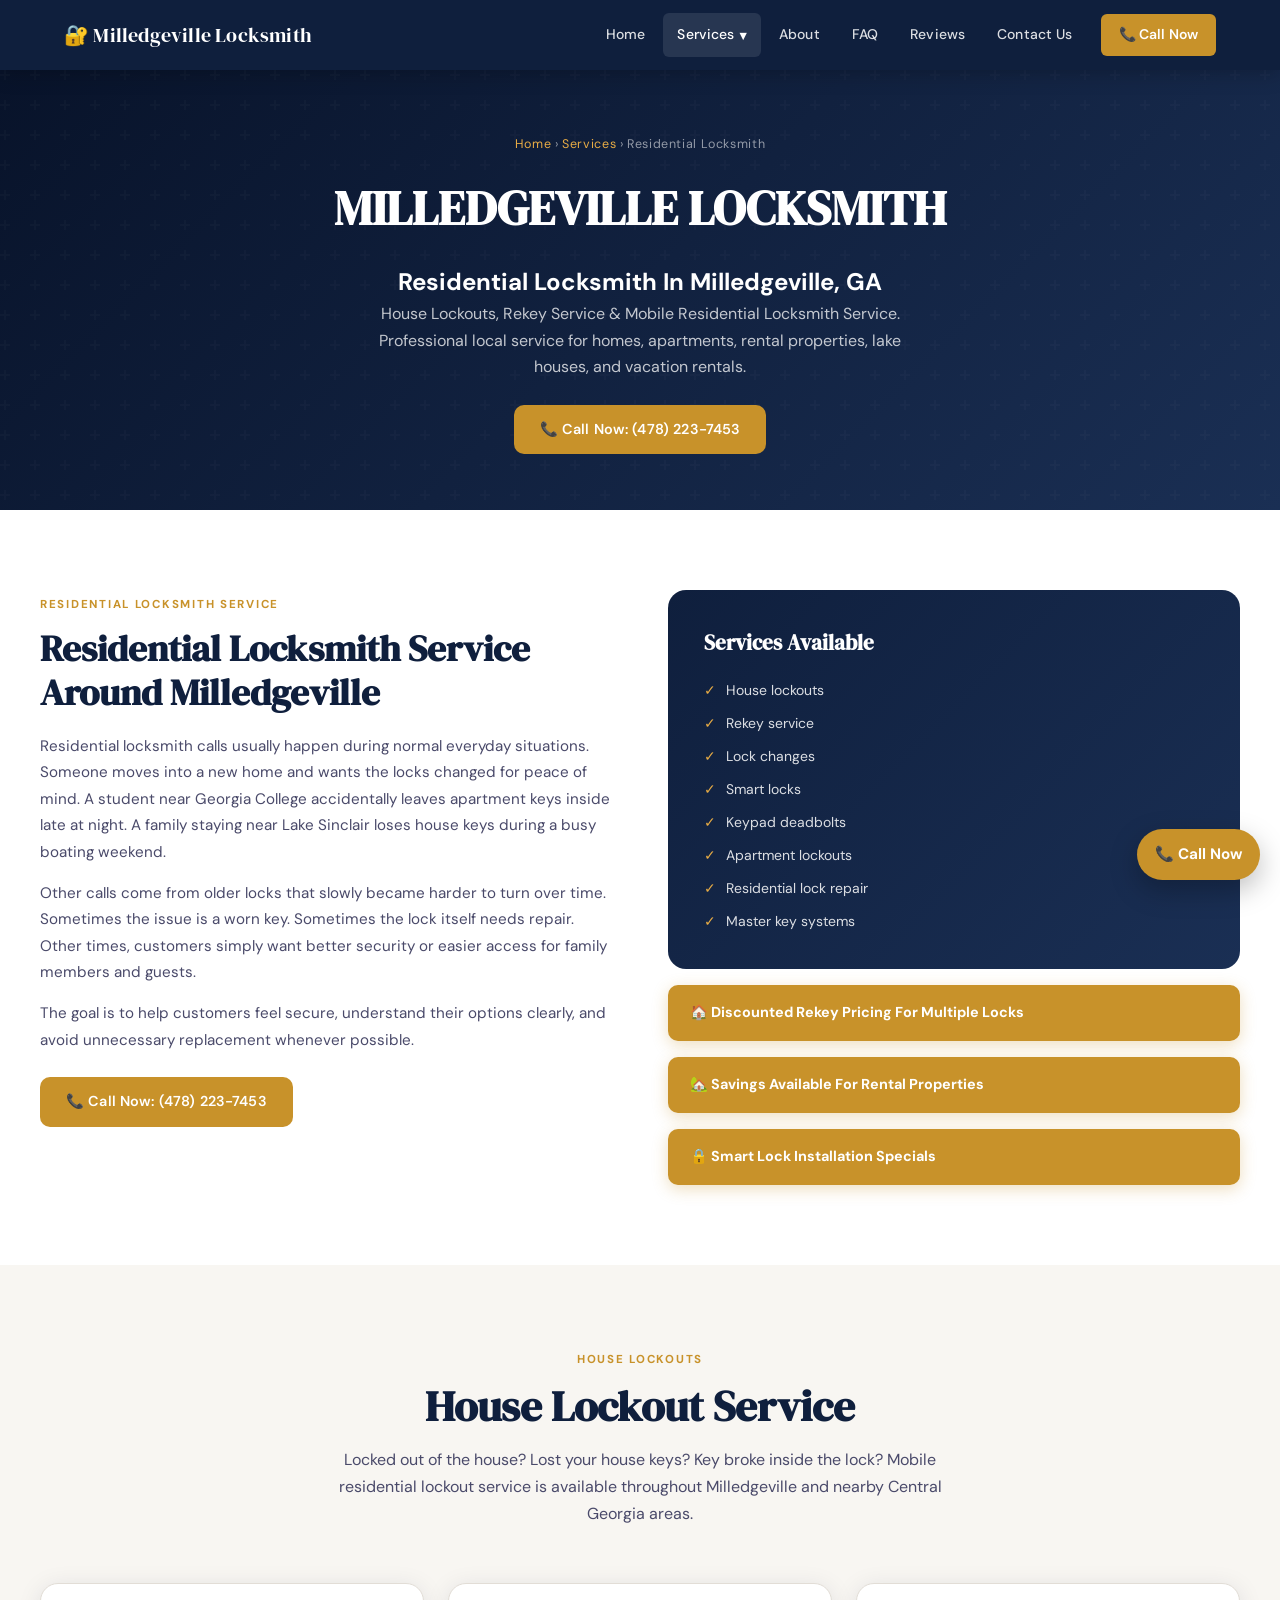
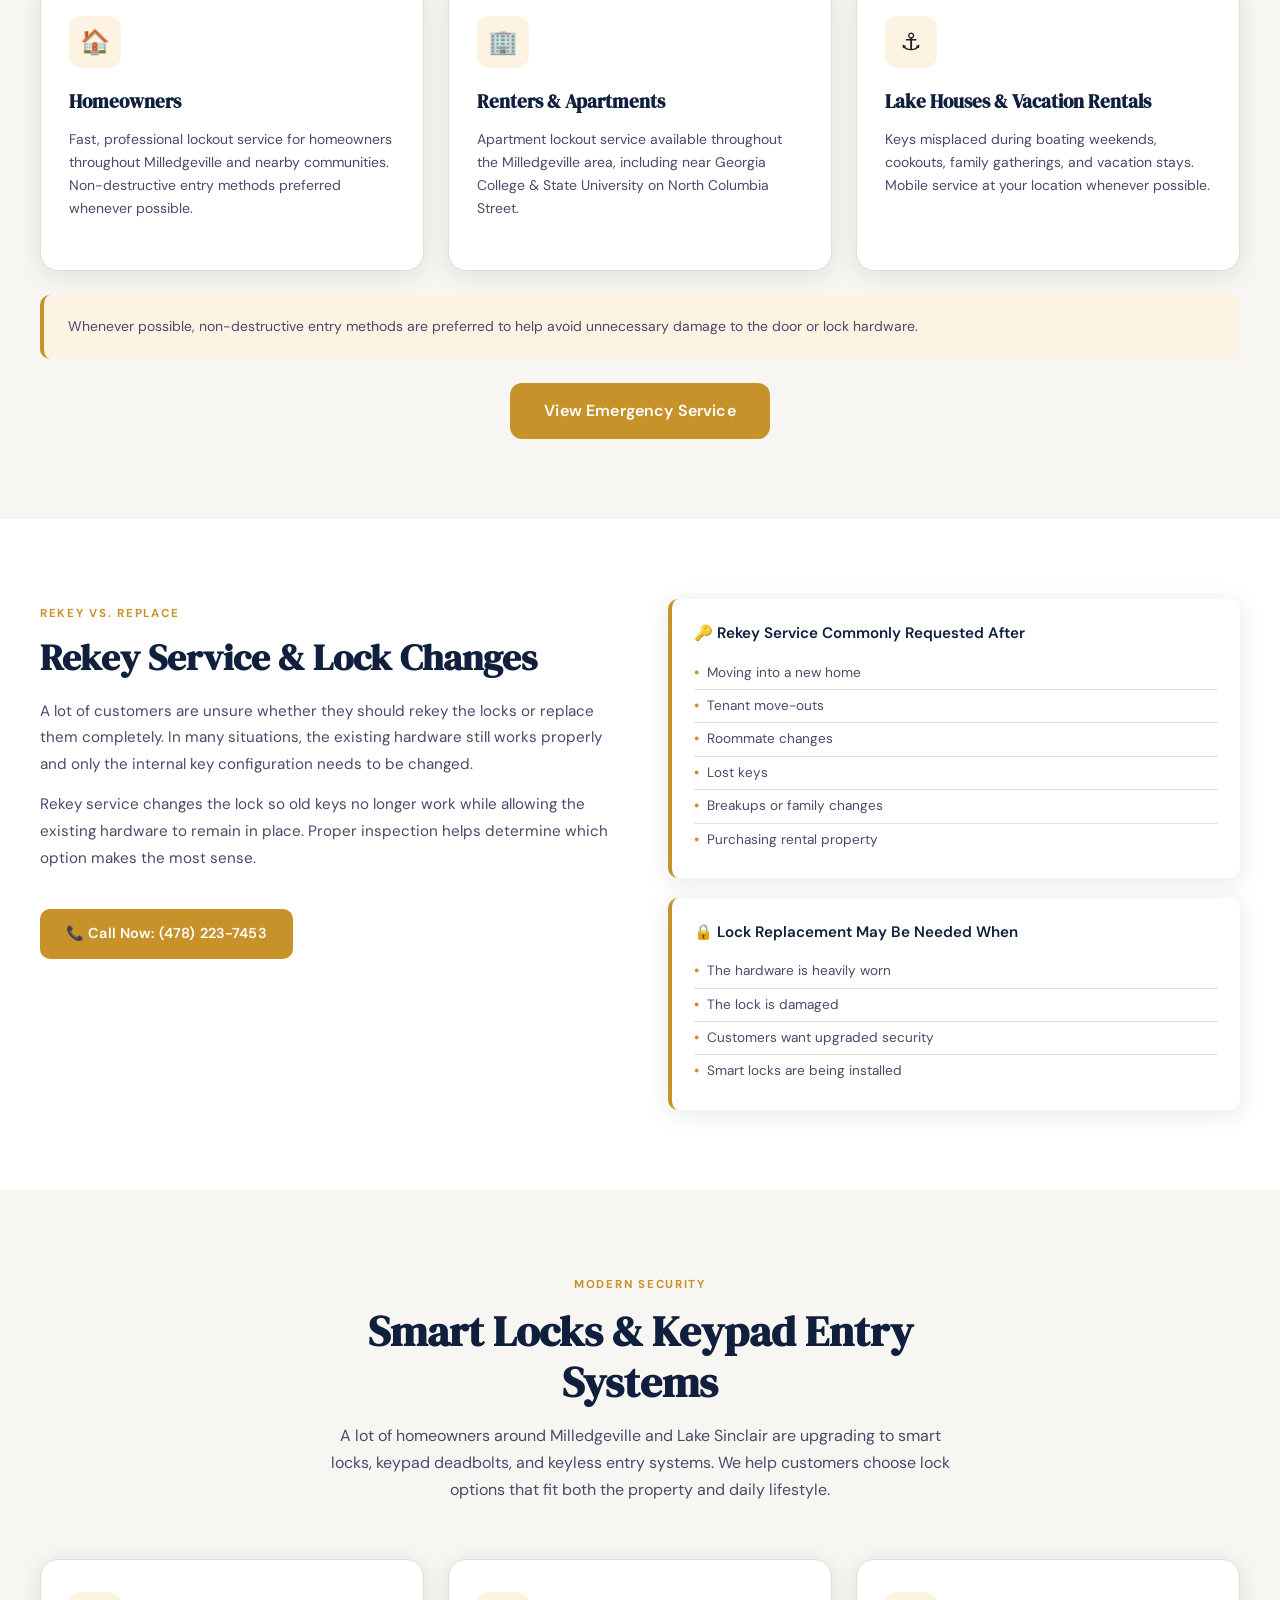
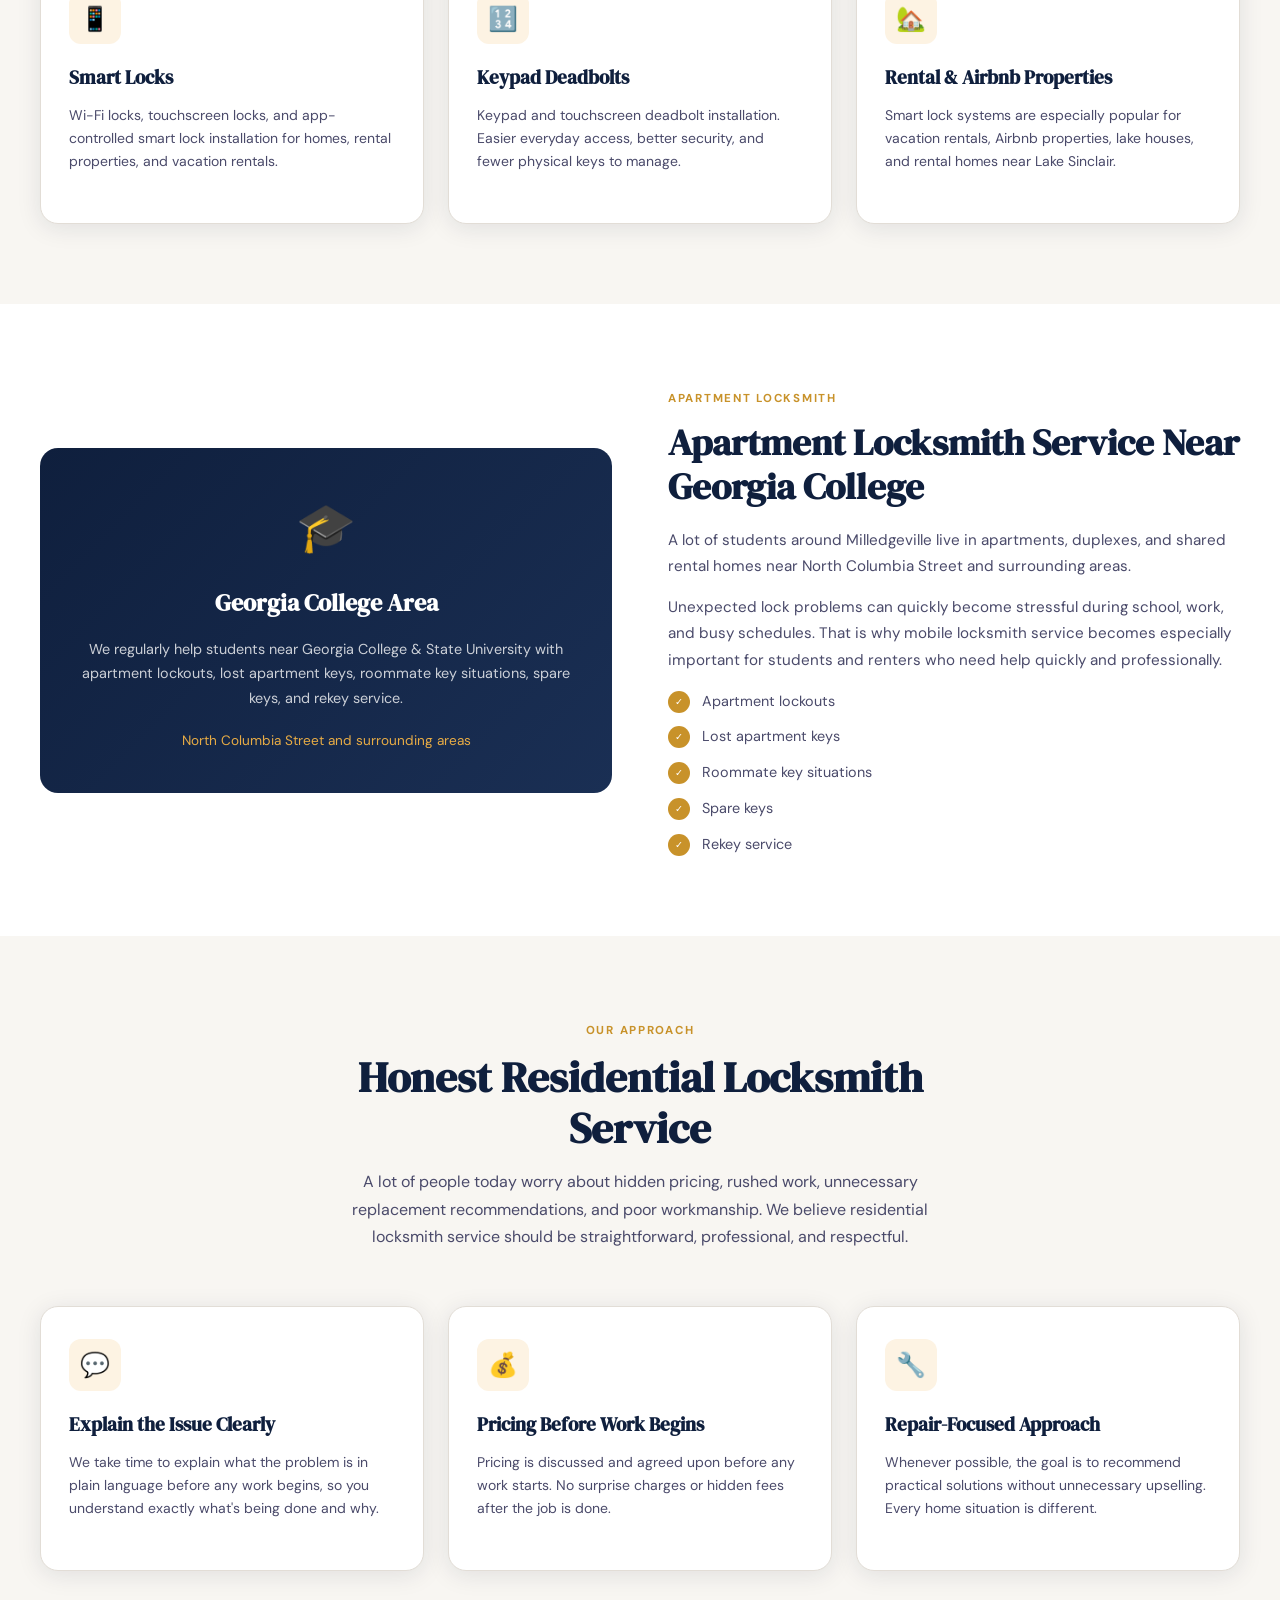
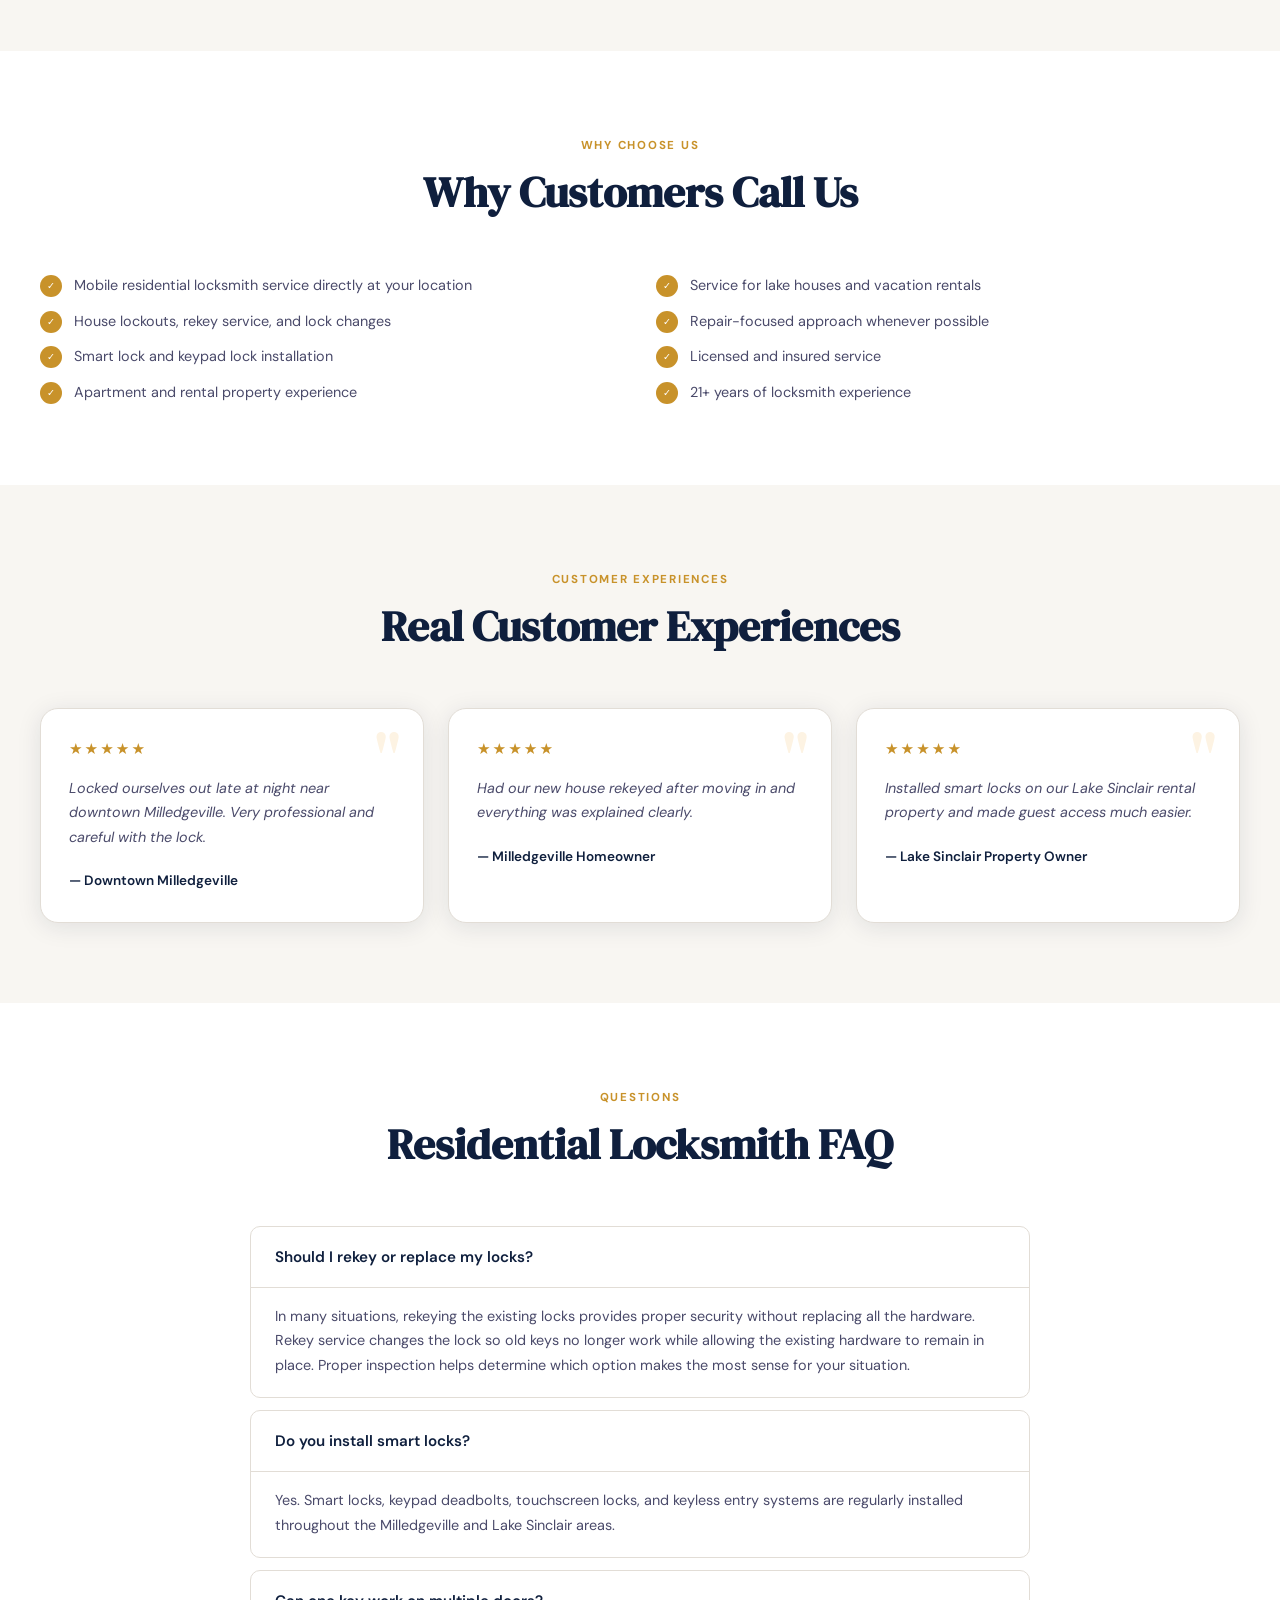
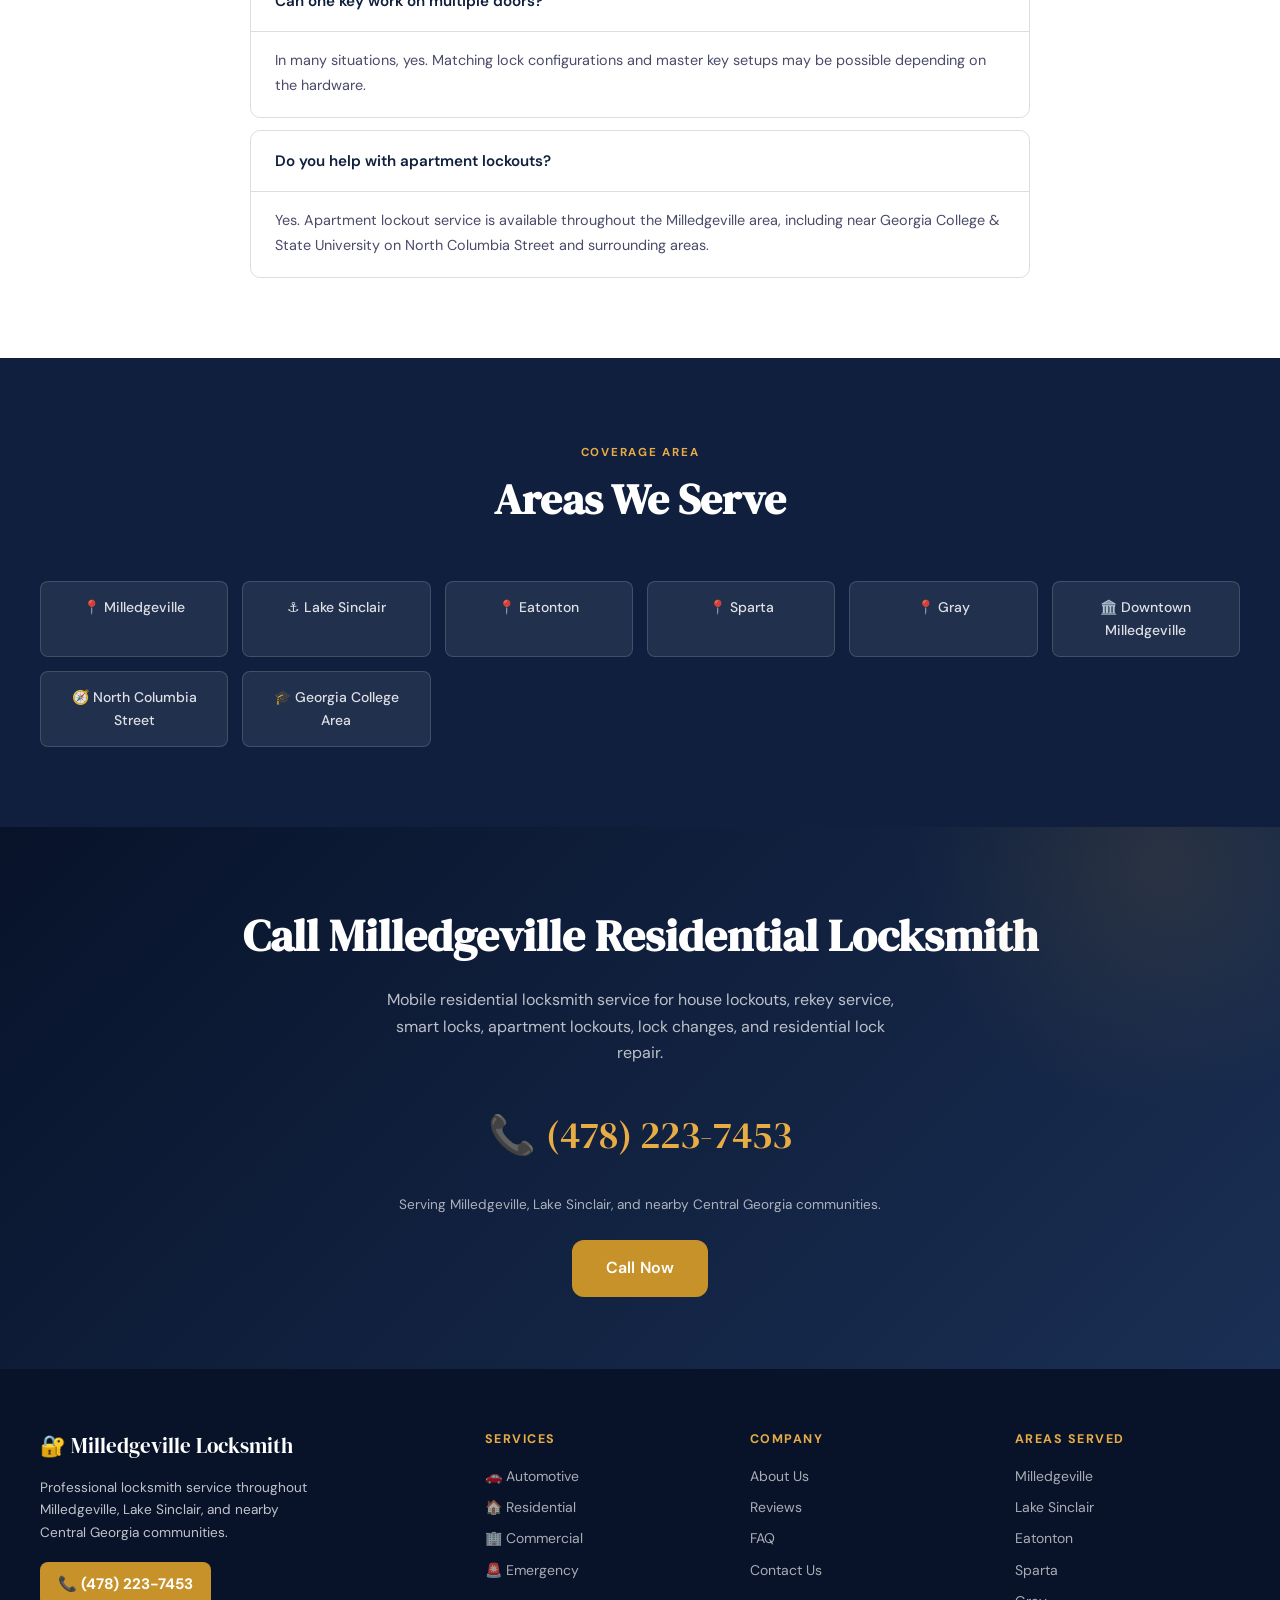
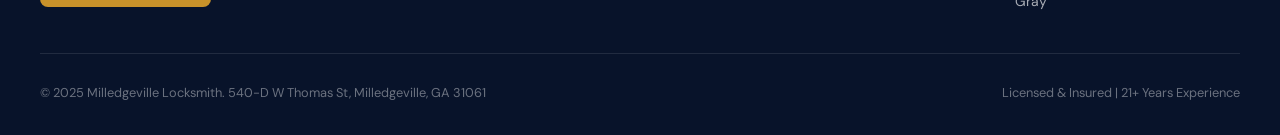
<file: residential.html>
<!DOCTYPE html>
<html lang="en">
<head>
  <meta charset="UTF-8">
  <meta name="viewport" content="width=device-width, initial-scale=1.0">
  <meta name="description" content="Residential locksmith in Milledgeville, GA. House lockouts, rekey service, smart locks, and apartment lockouts. Call (478) 223-7453.">
  <title>Residential Locksmith In Milledgeville, GA | (478) 223-7453</title>
  <link rel="preconnect" href="https://fonts.googleapis.com">
  <link rel="preconnect" href="https://fonts.gstatic.com" crossorigin>
  <link href="https://fonts.googleapis.com/css2?family=DM+Serif+Display:ital@0;1&family=DM+Sans:ital,opsz,wght@0,9..40,300;0,9..40,400;0,9..40,500;0,9..40,600;0,9..40,700;1,9..40,400&display=swap" rel="stylesheet">
  <link rel="stylesheet" href="style.css">
</head>
<body>

<nav class="navbar" role="navigation" aria-label="Main navigation">
  <div class="nav-container">
    <a href="../index.html" class="nav-logo">
      <span class="logo-main">🔐 Milledgeville Locksmith</span>
    </a>
    <ul class="nav-menu" role="menubar">
      <li class="nav-item"><a href="../index.html" class="nav-link">Home</a></li>
      <li class="nav-item">
        <a href="services.html" class="nav-link active" aria-haspopup="true">Services <span class="chevron">▼</span></a>
        <div class="dropdown">
          <a href="automotive.html"><span class="dd-icon">🚗</span> Automotive Locksmith</a>
          <a href="residential.html"><span class="dd-icon">🏠</span> Residential Locksmith</a>
          <a href="commercial.html"><span class="dd-icon">🏢</span> Commercial Locksmith</a>
          <a href="emergency.html"><span class="dd-icon">🚨</span> Emergency Locksmith</a>
        </div>
      </li>
      <li class="nav-item"><a href="about.html" class="nav-link">About</a></li>
      <li class="nav-item"><a href="faq.html" class="nav-link">FAQ</a></li>
      <li class="nav-item"><a href="reviews.html" class="nav-link">Reviews</a></li>
      <li class="nav-item"><a href="contact.html" class="nav-link">Contact Us</a></li>
      <li class="nav-item"><a href="tel:4782237453" class="nav-link nav-cta">📞 Call Now</a></li>
    </ul>
    <button class="hamburger" aria-label="Toggle menu" aria-expanded="false" aria-controls="mobile-nav" onclick="toggleNav(this)">
      <span></span><span></span><span></span>
    </button>
  </div>
  <div class="nav-mobile" id="mobile-nav">
    <a href="../index.html">Home</a>
    <span class="mobile-section-title">Services</span>
    <a href="automotive.html">🚗 Automotive Locksmith</a>
    <a href="residential.html">🏠 Residential Locksmith</a>
    <a href="commercial.html">🏢 Commercial Locksmith</a>
    <a href="emergency.html">🚨 Emergency Locksmith</a>
    <a href="about.html">About</a>
    <a href="faq.html">FAQ</a>
    <a href="reviews.html">Reviews</a>
    <a href="contact.html">Contact Us</a>
    <a href="tel:4782237453" class="mobile-cta">📞 Call (478) 223-7453</a>
  </div>
</nav>
  <a href="tel:4782237453" class="floating-call-btn" aria-label="Call now">📞 Call Now</a>

<header class="page-header">
  <div class="page-header-inner">
    <div class="breadcrumb"><a href="../index.html">Home</a> › <a href="services.html">Services</a> › Residential Locksmith</div>
    <h1>MILLEDGEVILLE LOCKSMITH</h1>
    <h2>Residential Locksmith In Milledgeville, GA</h2>
    <p>House Lockouts, Rekey Service &amp; Mobile Residential Locksmith Service. Professional local service for homes, apartments, rental properties, lake houses, and vacation rentals.</p>
    <a href="tel:4782237453" class="btn btn-primary" style="margin-top:24px;">📞 Call Now: (478) 223-7453</a>
  </div>
</header>

<!-- INTRO -->
<section class="section section-light">
  <div class="container">
    <div class="two-col" style="align-items:start;gap:56px;">
      <div>
        <span class="section-tag">Residential Locksmith Service</span>
        <h2 style="font-family:var(--font-display);font-size:clamp(1.7rem,3vw,2.3rem);color:var(--navy);margin-bottom:18px;line-height:1.2;">Residential Locksmith Service Around Milledgeville</h2>
        <p style="color:var(--text-mid);line-height:1.75;font-size:0.95rem;margin-bottom:14px;">Residential locksmith calls usually happen during normal everyday situations. Someone moves into a new home and wants the locks changed for peace of mind. A student near Georgia College accidentally leaves apartment keys inside late at night. A family staying near Lake Sinclair loses house keys during a busy boating weekend.</p>
        <p style="color:var(--text-mid);line-height:1.75;font-size:0.95rem;margin-bottom:14px;">Other calls come from older locks that slowly became harder to turn over time. Sometimes the issue is a worn key. Sometimes the lock itself needs repair. Other times, customers simply want better security or easier access for family members and guests.</p>
        <p style="color:var(--text-mid);line-height:1.75;font-size:0.95rem;">The goal is to help customers feel secure, understand their options clearly, and avoid unnecessary replacement whenever possible.</p>
        <a href="tel:4782237453" class="btn btn-primary mt-24">📞 Call Now: (478) 223-7453</a>
      </div>
      <div>
        <div style="background:linear-gradient(135deg,var(--navy) 0%,var(--navy-mid) 100%);border-radius:var(--radius-lg);padding:36px;color:white;">
          <h3 style="font-family:var(--font-display);font-size:1.3rem;margin-bottom:18px;">Services Available</h3>
          <ul style="display:flex;flex-direction:column;gap:10px;">
            <li style="display:flex;align-items:center;gap:10px;font-size:0.875rem;color:rgba(255,255,255,0.85);"><span style="color:var(--gold-light);font-weight:700;">✓</span> House lockouts</li>
            <li style="display:flex;align-items:center;gap:10px;font-size:0.875rem;color:rgba(255,255,255,0.85);"><span style="color:var(--gold-light);font-weight:700;">✓</span> Rekey service</li>
            <li style="display:flex;align-items:center;gap:10px;font-size:0.875rem;color:rgba(255,255,255,0.85);"><span style="color:var(--gold-light);font-weight:700;">✓</span> Lock changes</li>
            <li style="display:flex;align-items:center;gap:10px;font-size:0.875rem;color:rgba(255,255,255,0.85);"><span style="color:var(--gold-light);font-weight:700;">✓</span> Smart locks</li>
            <li style="display:flex;align-items:center;gap:10px;font-size:0.875rem;color:rgba(255,255,255,0.85);"><span style="color:var(--gold-light);font-weight:700;">✓</span> Keypad deadbolts</li>
            <li style="display:flex;align-items:center;gap:10px;font-size:0.875rem;color:rgba(255,255,255,0.85);"><span style="color:var(--gold-light);font-weight:700;">✓</span> Apartment lockouts</li>
            <li style="display:flex;align-items:center;gap:10px;font-size:0.875rem;color:rgba(255,255,255,0.85);"><span style="color:var(--gold-light);font-weight:700;">✓</span> Residential lock repair</li>
            <li style="display:flex;align-items:center;gap:10px;font-size:0.875rem;color:rgba(255,255,255,0.85);"><span style="color:var(--gold-light);font-weight:700;">✓</span> Master key systems</li>
          </ul>
        </div>
        <div class="savings-row mt-16" style="flex-direction:column;">
          <div class="savings-badge">🏠 Discounted Rekey Pricing For Multiple Locks</div>
          <div class="savings-badge">🏡 Savings Available For Rental Properties</div>
          <div class="savings-badge">🔒 Smart Lock Installation Specials</div>
        </div>
      </div>
    </div>
  </div>
</section>

<!-- LOCKOUT SERVICE -->
<section class="section section-alt">
  <div class="container">
    <div class="section-header">
      <span class="section-tag">House Lockouts</span>
      <h2>House Lockout Service</h2>
      <p>Locked out of the house? Lost your house keys? Key broke inside the lock? Mobile residential lockout service is available throughout Milledgeville and nearby Central Georgia areas.</p>
    </div>
    <div class="card-grid">
      <div class="card">
        <div class="card-icon">🏠</div>
        <h3>Homeowners</h3>
        <p>Fast, professional lockout service for homeowners throughout Milledgeville and nearby communities. Non-destructive entry methods preferred whenever possible.</p>
      </div>
      <div class="card">
        <div class="card-icon">🏢</div>
        <h3>Renters &amp; Apartments</h3>
        <p>Apartment lockout service available throughout the Milledgeville area, including near Georgia College &amp; State University on North Columbia Street.</p>
      </div>
      <div class="card">
        <div class="card-icon">⚓</div>
        <h3>Lake Houses &amp; Vacation Rentals</h3>
        <p>Keys misplaced during boating weekends, cookouts, family gatherings, and vacation stays. Mobile service at your location whenever possible.</p>
      </div>
    </div>
    <div class="info-box mt-24">Whenever possible, non-destructive entry methods are preferred to help avoid unnecessary damage to the door or lock hardware.</div>
    <div class="text-center mt-24">
      <a href="emergency.html" class="btn btn-primary btn-lg">View Emergency Service</a>
    </div>
  </div>
</section>

<!-- REKEY -->
<section class="section section-light">
  <div class="container">
    <div class="two-col" style="align-items:start;gap:56px;">
      <div>
        <span class="section-tag">Rekey vs. Replace</span>
        <h2 style="font-family:var(--font-display);font-size:clamp(1.7rem,3vw,2.3rem);color:var(--navy);margin-bottom:18px;line-height:1.2;">Rekey Service &amp; Lock Changes</h2>
        <p style="color:var(--text-mid);line-height:1.75;font-size:0.95rem;margin-bottom:14px;">A lot of customers are unsure whether they should rekey the locks or replace them completely. In many situations, the existing hardware still works properly and only the internal key configuration needs to be changed.</p>
        <p style="color:var(--text-mid);line-height:1.75;font-size:0.95rem;margin-bottom:14px;">Rekey service changes the lock so old keys no longer work while allowing the existing hardware to remain in place. Proper inspection helps determine which option makes the most sense.</p>
        <a href="tel:4782237453" class="btn btn-primary mt-24">📞 Call Now: (478) 223-7453</a>
      </div>
      <div>
        <div class="discount-card" style="margin-bottom:20px;">
          <h4>🔑 Rekey Service Commonly Requested After</h4>
          <ul>
            <li>Moving into a new home</li>
            <li>Tenant move-outs</li>
            <li>Roommate changes</li>
            <li>Lost keys</li>
            <li>Breakups or family changes</li>
            <li>Purchasing rental property</li>
          </ul>
        </div>
        <div class="discount-card">
          <h4>🔒 Lock Replacement May Be Needed When</h4>
          <ul>
            <li>The hardware is heavily worn</li>
            <li>The lock is damaged</li>
            <li>Customers want upgraded security</li>
            <li>Smart locks are being installed</li>
          </ul>
        </div>
      </div>
    </div>
  </div>
</section>

<!-- SMART LOCKS -->
<section class="section section-alt">
  <div class="container">
    <div class="section-header">
      <span class="section-tag">Modern Security</span>
      <h2>Smart Locks &amp; Keypad Entry Systems</h2>
      <p>A lot of homeowners around Milledgeville and Lake Sinclair are upgrading to smart locks, keypad deadbolts, and keyless entry systems. We help customers choose lock options that fit both the property and daily lifestyle.</p>
    </div>
    <div class="card-grid">
      <div class="card">
        <div class="card-icon">📱</div>
        <h3>Smart Locks</h3>
        <p>Wi-Fi locks, touchscreen locks, and app-controlled smart lock installation for homes, rental properties, and vacation rentals.</p>
      </div>
      <div class="card">
        <div class="card-icon">🔢</div>
        <h3>Keypad Deadbolts</h3>
        <p>Keypad and touchscreen deadbolt installation. Easier everyday access, better security, and fewer physical keys to manage.</p>
      </div>
      <div class="card">
        <div class="card-icon">🏡</div>
        <h3>Rental &amp; Airbnb Properties</h3>
        <p>Smart lock systems are especially popular for vacation rentals, Airbnb properties, lake houses, and rental homes near Lake Sinclair.</p>
      </div>
    </div>
  </div>
</section>

<!-- GEORGIA COLLEGE / APARTMENTS -->
<section class="section section-light">
  <div class="container">
    <div class="two-col" style="align-items:center;gap:56px;">
      <div style="background:linear-gradient(135deg,var(--navy) 0%,var(--navy-mid) 100%);border-radius:var(--radius-lg);padding:40px;color:white;text-align:center;">
        <div style="font-size:3rem;margin-bottom:16px;">🎓</div>
        <h3 style="font-family:var(--font-display);font-size:1.5rem;margin-bottom:14px;">Georgia College Area</h3>
        <p style="color:rgba(255,255,255,0.78);font-size:0.9rem;line-height:1.7;margin-bottom:20px;">We regularly help students near Georgia College &amp; State University with apartment lockouts, lost apartment keys, roommate key situations, spare keys, and rekey service.</p>
        <p style="color:var(--gold-light);font-size:0.85rem;">North Columbia Street and surrounding areas</p>
      </div>
      <div>
        <span class="section-tag">Apartment Locksmith</span>
        <h2 style="font-family:var(--font-display);font-size:clamp(1.7rem,3vw,2.3rem);color:var(--navy);margin-bottom:18px;line-height:1.2;">Apartment Locksmith Service Near Georgia College</h2>
        <p style="color:var(--text-mid);line-height:1.75;font-size:0.95rem;margin-bottom:14px;">A lot of students around Milledgeville live in apartments, duplexes, and shared rental homes near North Columbia Street and surrounding areas.</p>
        <p style="color:var(--text-mid);line-height:1.75;font-size:0.95rem;margin-bottom:14px;">Unexpected lock problems can quickly become stressful during school, work, and busy schedules. That is why mobile locksmith service becomes especially important for students and renters who need help quickly and professionally.</p>
        <ul class="checklist mt-16">
          <li><span class="check-icon">✓</span> Apartment lockouts</li>
          <li><span class="check-icon">✓</span> Lost apartment keys</li>
          <li><span class="check-icon">✓</span> Roommate key situations</li>
          <li><span class="check-icon">✓</span> Spare keys</li>
          <li><span class="check-icon">✓</span> Rekey service</li>
        </ul>
      </div>
    </div>
  </div>
</section>

<!-- HONEST SERVICE -->
<section class="section section-alt">
  <div class="container">
    <div class="section-header">
      <span class="section-tag">Our Approach</span>
      <h2>Honest Residential Locksmith Service</h2>
      <p>A lot of people today worry about hidden pricing, rushed work, unnecessary replacement recommendations, and poor workmanship. We believe residential locksmith service should be straightforward, professional, and respectful.</p>
    </div>
    <div class="card-grid">
      <div class="card">
        <div class="card-icon">💬</div>
        <h3>Explain the Issue Clearly</h3>
        <p>We take time to explain what the problem is in plain language before any work begins, so you understand exactly what's being done and why.</p>
      </div>
      <div class="card">
        <div class="card-icon">💰</div>
        <h3>Pricing Before Work Begins</h3>
        <p>Pricing is discussed and agreed upon before any work starts. No surprise charges or hidden fees after the job is done.</p>
      </div>
      <div class="card">
        <div class="card-icon">🔧</div>
        <h3>Repair-Focused Approach</h3>
        <p>Whenever possible, the goal is to recommend practical solutions without unnecessary upselling. Every home situation is different.</p>
      </div>
    </div>
  </div>
</section>

<!-- WHY US -->
<section class="section section-light">
  <div class="container">
    <div class="section-header">
      <span class="section-tag">Why Choose Us</span>
      <h2>Why Customers Call Us</h2>
    </div>
    <div class="two-col">
      <ul class="checklist">
        <li><span class="check-icon">✓</span> Mobile residential locksmith service directly at your location</li>
        <li><span class="check-icon">✓</span> House lockouts, rekey service, and lock changes</li>
        <li><span class="check-icon">✓</span> Smart lock and keypad lock installation</li>
        <li><span class="check-icon">✓</span> Apartment and rental property experience</li>
      </ul>
      <ul class="checklist">
        <li><span class="check-icon">✓</span> Service for lake houses and vacation rentals</li>
        <li><span class="check-icon">✓</span> Repair-focused approach whenever possible</li>
        <li><span class="check-icon">✓</span> Licensed and insured service</li>
        <li><span class="check-icon">✓</span> 21+ years of locksmith experience</li>
      </ul>
    </div>
  </div>
</section>

<!-- REVIEWS -->
<section class="section section-alt">
  <div class="container">
    <div class="section-header">
      <span class="section-tag">Customer Experiences</span>
      <h2>Real Customer Experiences</h2>
    </div>
    <div class="review-grid">
      <div class="review-card">
        <div class="stars">★★★★★</div>
        <p class="review-text">Locked ourselves out late at night near downtown Milledgeville. Very professional and careful with the lock.</p>
        <span class="reviewer">— Downtown Milledgeville</span>
      </div>
      <div class="review-card">
        <div class="stars">★★★★★</div>
        <p class="review-text">Had our new house rekeyed after moving in and everything was explained clearly.</p>
        <span class="reviewer">— Milledgeville Homeowner</span>
      </div>
      <div class="review-card">
        <div class="stars">★★★★★</div>
        <p class="review-text">Installed smart locks on our Lake Sinclair rental property and made guest access much easier.</p>
        <span class="reviewer">— Lake Sinclair Property Owner</span>
      </div>
    </div>
  </div>
</section>

<!-- FAQ -->
<section class="section section-light">
  <div class="container">
    <div class="section-header">
      <span class="section-tag">Questions</span>
      <h2>Residential Locksmith FAQ</h2>
    </div>
    <div class="faq-list">
      <div class="faq-item">
        <button class="faq-q" onclick="toggleFaq(this)" aria-expanded="false">Should I rekey or replace my locks? <span class="faq-icon">+</span></button>
        <div class="faq-a">In many situations, rekeying the existing locks provides proper security without replacing all the hardware. Rekey service changes the lock so old keys no longer work while allowing the existing hardware to remain in place. Proper inspection helps determine which option makes the most sense for your situation.</div>
      </div>
      <div class="faq-item">
        <button class="faq-q" onclick="toggleFaq(this)" aria-expanded="false">Do you install smart locks? <span class="faq-icon">+</span></button>
        <div class="faq-a">Yes. Smart locks, keypad deadbolts, touchscreen locks, and keyless entry systems are regularly installed throughout the Milledgeville and Lake Sinclair areas.</div>
      </div>
      <div class="faq-item">
        <button class="faq-q" onclick="toggleFaq(this)" aria-expanded="false">Can one key work on multiple doors? <span class="faq-icon">+</span></button>
        <div class="faq-a">In many situations, yes. Matching lock configurations and master key setups may be possible depending on the hardware.</div>
      </div>
      <div class="faq-item">
        <button class="faq-q" onclick="toggleFaq(this)" aria-expanded="false">Do you help with apartment lockouts? <span class="faq-icon">+</span></button>
        <div class="faq-a">Yes. Apartment lockout service is available throughout the Milledgeville area, including near Georgia College &amp; State University on North Columbia Street and surrounding areas.</div>
      </div>
    </div>
  </div>
</section>

<section class="section section-dark">
  <div class="container">
    <div class="section-header">
      <span class="section-tag">Coverage Area</span>
      <h2>Areas We Serve</h2>
    </div>
    <div class="areas-grid">
      <div class="area-pill">📍 Milledgeville</div>
      <div class="area-pill">⚓ Lake Sinclair</div>
      <div class="area-pill">📍 Eatonton</div>
      <div class="area-pill">📍 Sparta</div>
      <div class="area-pill">📍 Gray</div>
      <div class="area-pill">🏛️ Downtown Milledgeville</div>
      <div class="area-pill">🧭 North Columbia Street</div>
      <div class="area-pill">🎓 Georgia College Area</div>
    </div>
  </div>
</section>

<div class="cta-band">
  <div class="container">
    <h2>Call Milledgeville Residential Locksmith</h2>
    <p>Mobile residential locksmith service for house lockouts, rekey service, smart locks, apartment lockouts, lock changes, and residential lock repair.</p>
    <div class="phone-big">📞 <a href="tel:4782237453" style="color:inherit;">(478) 223-7453</a></div>
    <p style="color:rgba(255,255,255,0.65);font-size:0.85rem;margin-bottom:24px;">Serving Milledgeville, Lake Sinclair, and nearby Central Georgia communities.</p>
    <a href="tel:4782237453" class="btn btn-primary btn-lg">Call Now</a>
  </div>
</div>

<footer role="contentinfo">
  <div class="footer-grid">
    <div class="footer-brand">
      <span class="logo-main">🔐 Milledgeville Locksmith</span>
      <p>Professional locksmith service throughout Milledgeville, Lake Sinclair, and nearby Central Georgia communities.</p>
      <a href="tel:4782237453" class="footer-phone">📞 (478) 223-7453</a>
    </div>
    <div class="footer-col">
      <h4>Services</h4>
      <ul>
        <li><a href="automotive.html">🚗 Automotive</a></li>
        <li><a href="residential.html">🏠 Residential</a></li>
        <li><a href="commercial.html">🏢 Commercial</a></li>
        <li><a href="emergency.html">🚨 Emergency</a></li>
      </ul>
    </div>
    <div class="footer-col">
      <h4>Company</h4>
      <ul>
        <li><a href="about.html">About Us</a></li>
        <li><a href="reviews.html">Reviews</a></li>
        <li><a href="faq.html">FAQ</a></li>
        <li><a href="contact.html">Contact Us</a></li>
      </ul>
    </div>
    <div class="footer-col">
      <h4>Areas Served</h4>
      <ul>
        <li><a href="#">Milledgeville</a></li>
        <li><a href="#">Lake Sinclair</a></li>
        <li><a href="#">Eatonton</a></li>
        <li><a href="#">Sparta</a></li>
        <li><a href="#">Gray</a></li>
      </ul>
    </div>
  </div>
  <div class="footer-bottom">
    <span>© 2025 Milledgeville Locksmith. 540-D W Thomas St, Milledgeville, GA 31061</span>
    <span>Licensed &amp; Insured | 21+ Years Experience</span>
  </div>
</footer>

<script>
function toggleNav(btn) {
  const menu = document.getElementById('mobile-nav');
  const open = menu.classList.toggle('open');
  btn.classList.toggle('open', open);
  btn.setAttribute('aria-expanded', open);
}
function toggleFaq(btn) {
  const answer = btn.nextElementSibling;
  const isOpen = answer.classList.toggle('open');
  btn.classList.toggle('open', isOpen);
  btn.setAttribute('aria-expanded', isOpen);
}
</script>
</body>
</html>
</file>
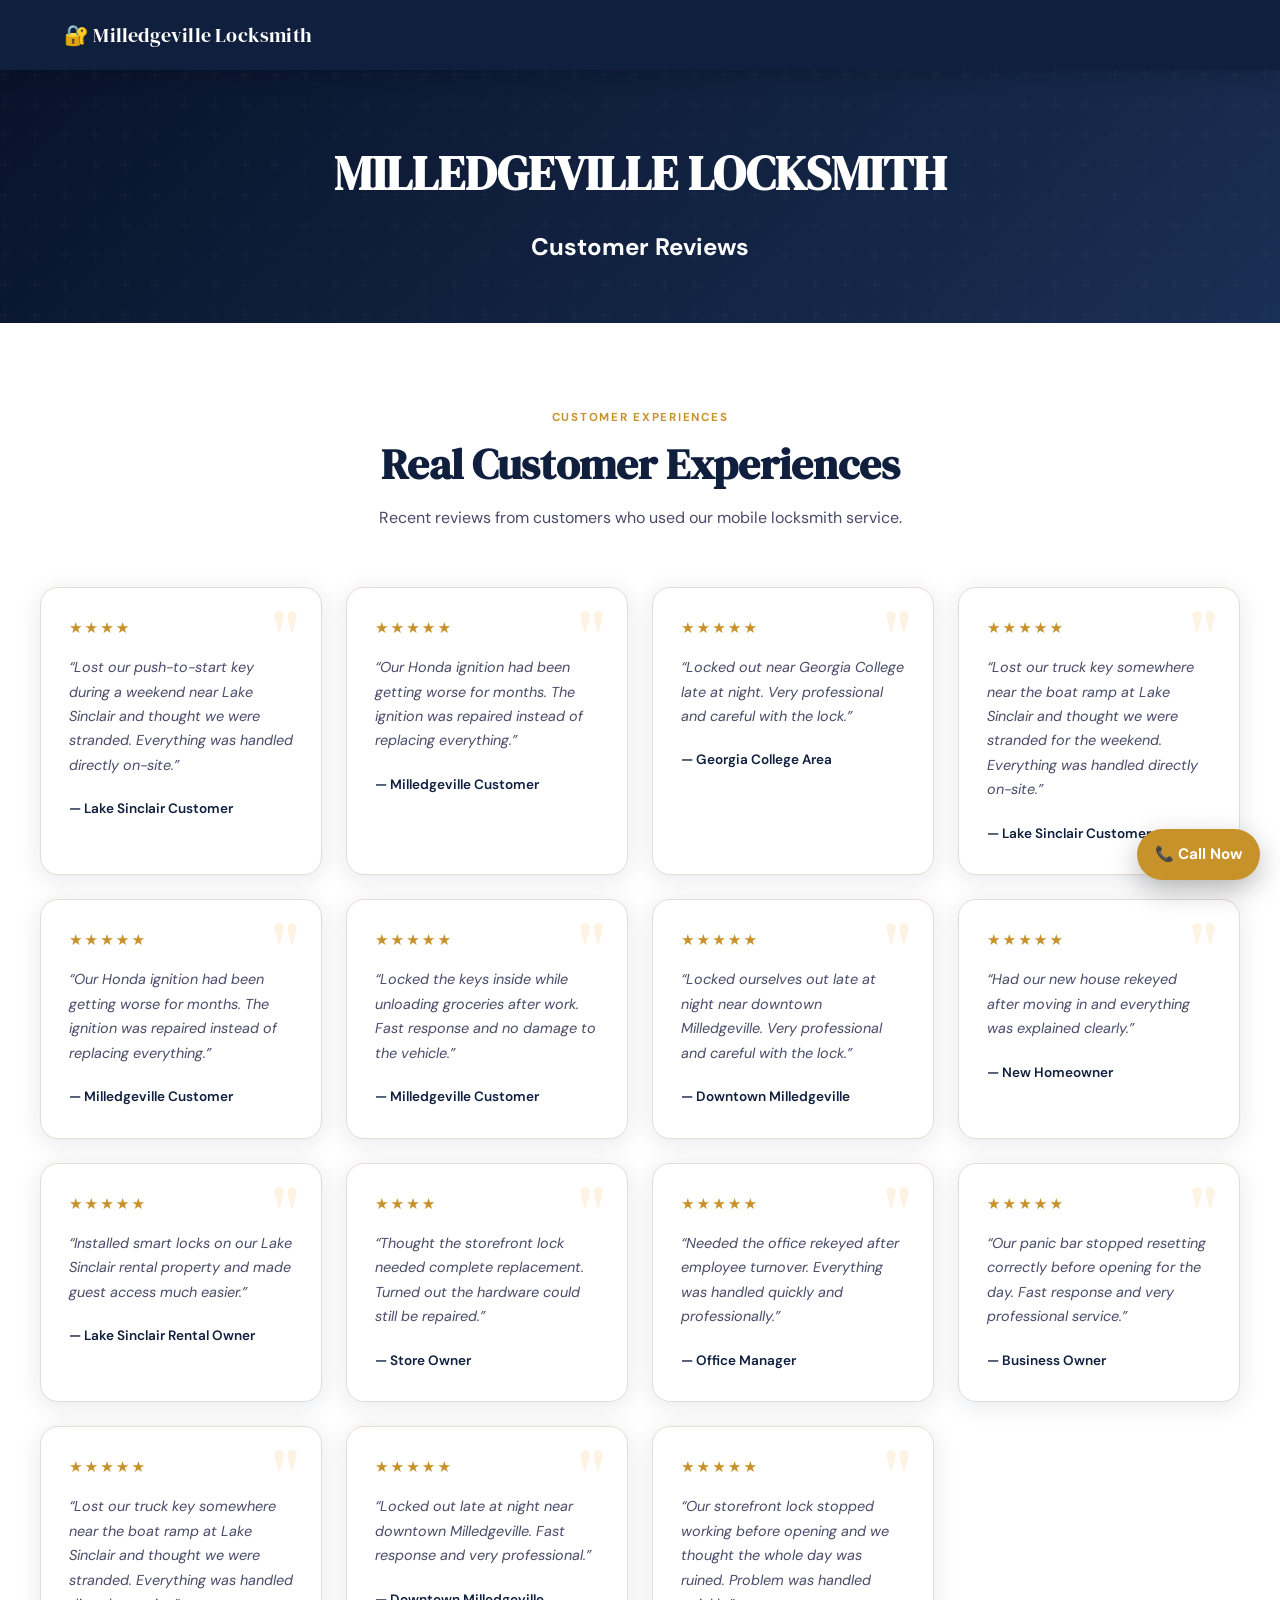
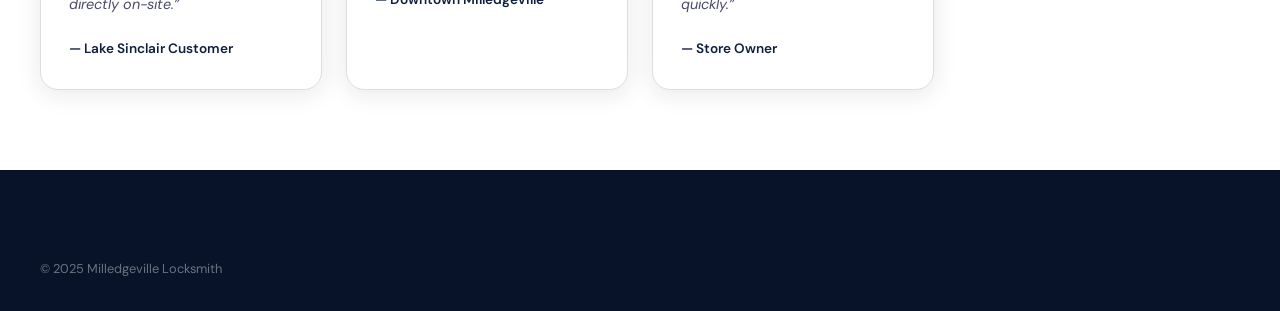
<file: reviews.html>
<!DOCTYPE html>
<html lang="en">
<head>
	<meta charset="utf-8">
	<meta name="viewport" content="width=device-width,initial-scale=1">
	<title>Customer Reviews — Milledgeville Locksmith</title>
	<link rel="stylesheet" href="style.css">
	<meta name="description" content="Customer reviews for Milledgeville Locksmith, including automotive, residential, commercial, and emergency service experiences.">
</head>
<body>
	<nav class="navbar" role="navigation" aria-label="Main navigation">
		<div class="nav-container">
			<a href="index.html" class="nav-logo" aria-label="Home">
				<span class="logo-main">🔐 Milledgeville Locksmith</span>
			</a>
		</div>
	</nav>
	<a href="tel:4782237453" class="floating-call-btn" aria-label="Call now">📞 Call Now</a>

	<header class="page-header">
	  <div class="page-header-inner">
	    <h1>MILLEDGEVILLE LOCKSMITH</h1>
	    <h2>Customer Reviews</h2>
	  </div>
	</header>

	<main>
		<section class="section section-light">
			<div class="container">
				<div class="section-header">
					<span class="section-tag">Customer Experiences</span>
					<h2>Real Customer Experiences</h2>
					<p>Recent reviews from customers who used our mobile locksmith service.</p>
				</div>

				<div class="review-grid">
					<div class="review-card">
						<div class="stars" aria-label="4 stars">★★★★</div>
						<p class="review-text">“Lost our push-to-start key during a weekend near Lake Sinclair and thought we were stranded. Everything was handled directly on-site.”</p>
						<span class="reviewer">— Lake Sinclair Customer</span>
					</div>

					<div class="review-card">
						<div class="stars" aria-label="5 stars">★★★★★</div>
						<p class="review-text">“Our Honda ignition had been getting worse for months. The ignition was repaired instead of replacing everything.”</p>
						<span class="reviewer">— Milledgeville Customer</span>
					</div>

					<div class="review-card">
						<div class="stars" aria-label="5 stars">★★★★★</div>
						<p class="review-text">“Locked out near Georgia College late at night. Very professional and careful with the lock.”</p>
						<span class="reviewer">— Georgia College Area</span>
					</div>

					<div class="review-card">
						<div class="stars" aria-label="5 stars">★★★★★</div>
						<p class="review-text">“Lost our truck key somewhere near the boat ramp at Lake Sinclair and thought we were stranded for the weekend. Everything was handled directly on-site.”</p>
						<span class="reviewer">— Lake Sinclair Customer</span>
					</div>

					<div class="review-card">
						<div class="stars" aria-label="5 stars">★★★★★</div>
						<p class="review-text">“Our Honda ignition had been getting worse for months. The ignition was repaired instead of replacing everything.”</p>
						<span class="reviewer">— Milledgeville Customer</span>
					</div>

					<div class="review-card">
						<div class="stars" aria-label="5 stars">★★★★★</div>
						<p class="review-text">“Locked the keys inside while unloading groceries after work. Fast response and no damage to the vehicle.”</p>
						<span class="reviewer">— Milledgeville Customer</span>
					</div>

					<div class="review-card">
						<div class="stars" aria-label="5 stars">★★★★★</div>
						<p class="review-text">“Locked ourselves out late at night near downtown Milledgeville. Very professional and careful with the lock.”</p>
						<span class="reviewer">— Downtown Milledgeville</span>
					</div>

					<div class="review-card">
						<div class="stars" aria-label="5 stars">★★★★★</div>
						<p class="review-text">“Had our new house rekeyed after moving in and everything was explained clearly.”</p>
						<span class="reviewer">— New Homeowner</span>
					</div>

					<div class="review-card">
						<div class="stars" aria-label="5 stars">★★★★★</div>
						<p class="review-text">“Installed smart locks on our Lake Sinclair rental property and made guest access much easier.”</p>
						<span class="reviewer">— Lake Sinclair Rental Owner</span>
					</div>

					<div class="review-card">
						<div class="stars" aria-label="4 stars">★★★★</div>
						<p class="review-text">“Thought the storefront lock needed complete replacement. Turned out the hardware could still be repaired.”</p>
						<span class="reviewer">— Store Owner</span>
					</div>

					<div class="review-card">
						<div class="stars" aria-label="5 stars">★★★★★</div>
						<p class="review-text">“Needed the office rekeyed after employee turnover. Everything was handled quickly and professionally.”</p>
						<span class="reviewer">— Office Manager</span>
					</div>

					<div class="review-card">
						<div class="stars" aria-label="5 stars">★★★★★</div>
						<p class="review-text">“Our panic bar stopped resetting correctly before opening for the day. Fast response and very professional service.”</p>
						<span class="reviewer">— Business Owner</span>
					</div>

					<div class="review-card">
						<div class="stars" aria-label="5 stars">★★★★★</div>
						<p class="review-text">“Lost our truck key somewhere near the boat ramp at Lake Sinclair and thought we were stranded. Everything was handled directly on-site.”</p>
						<span class="reviewer">— Lake Sinclair Customer</span>
					</div>

					<div class="review-card">
						<div class="stars" aria-label="5 stars">★★★★★</div>
						<p class="review-text">“Locked out late at night near downtown Milledgeville. Fast response and very professional.”</p>
						<span class="reviewer">— Downtown Milledgeville</span>
					</div>

					<div class="review-card">
						<div class="stars" aria-label="5 stars">★★★★★</div>
						<p class="review-text">“Our storefront lock stopped working before opening and we thought the whole day was ruined. Problem was handled quickly.”</p>
						<span class="reviewer">— Store Owner</span>
					</div>
				</div>
			</div>
		</section>
	</main>

	<footer role="contentinfo">
		<div class="footer-bottom">
			<span>© 2025 Milledgeville Locksmith</span>
		</div>
	</footer>
</body>
</html>
</file>
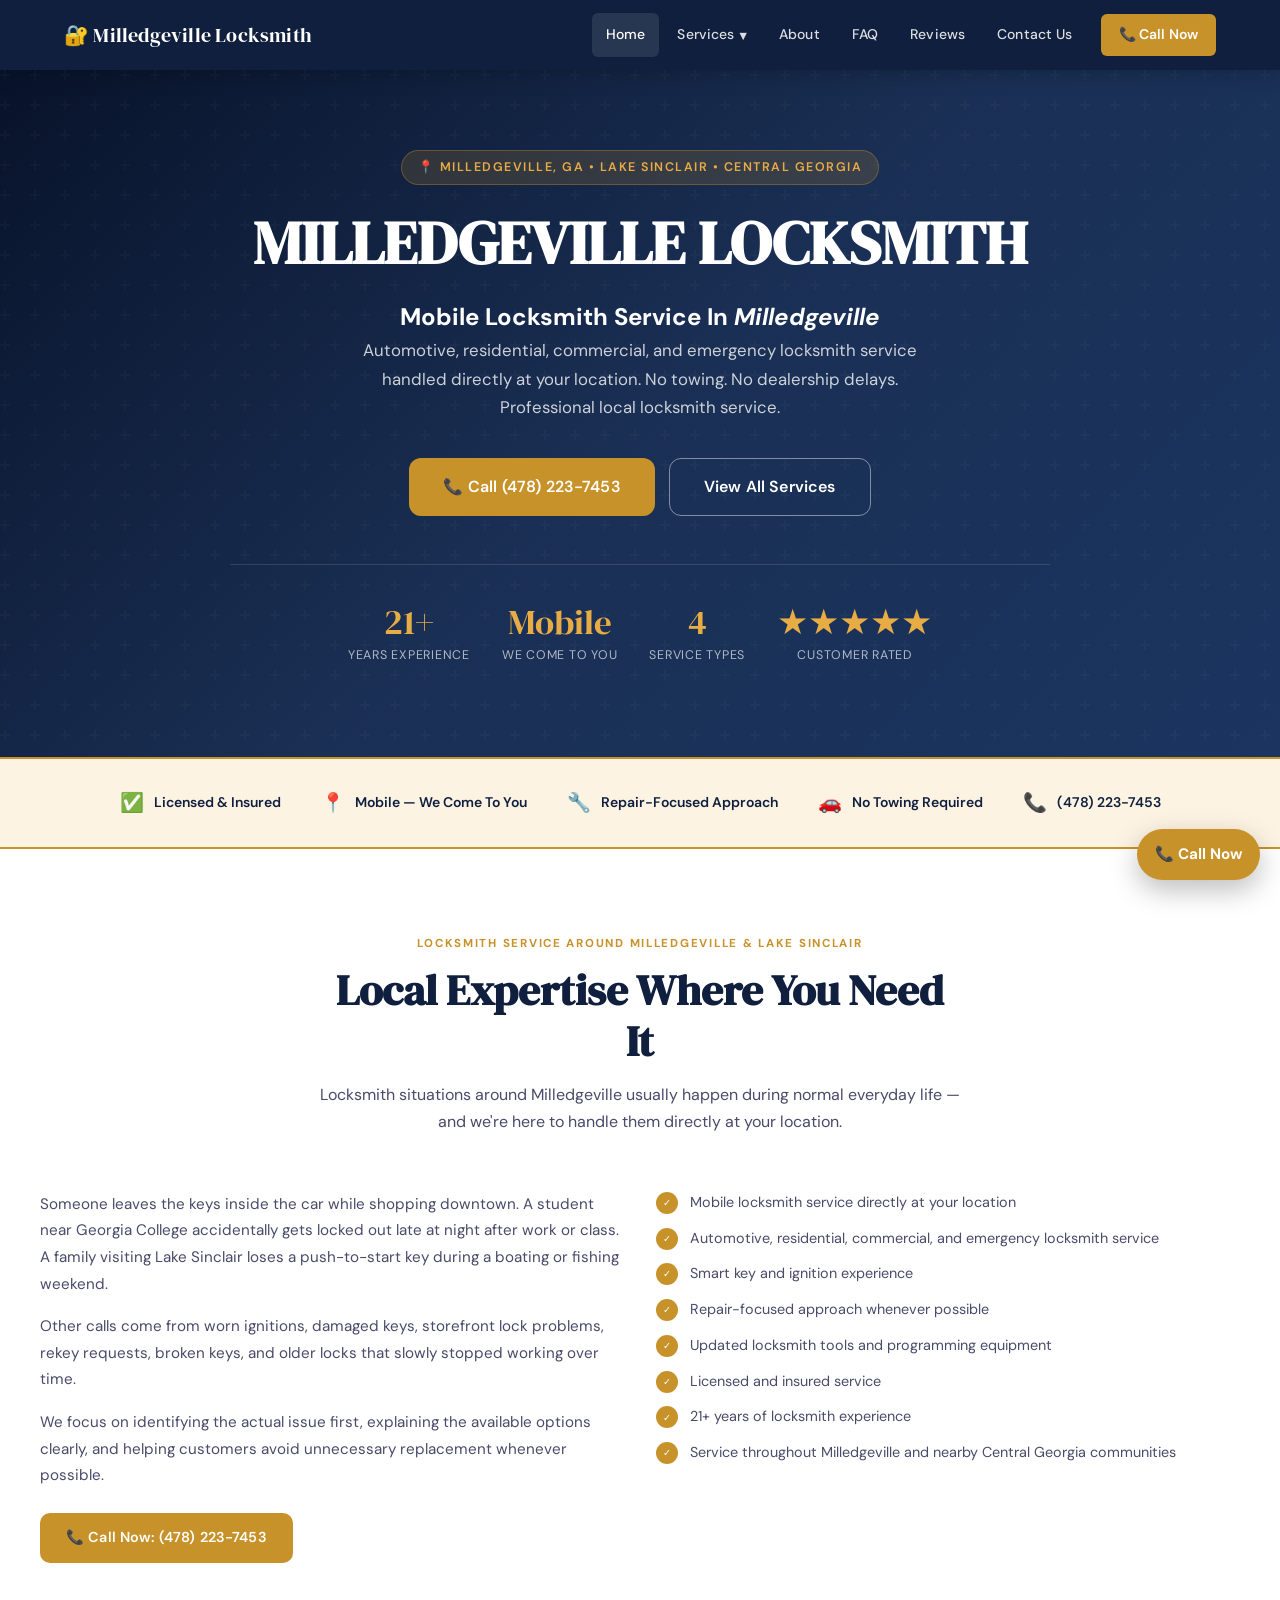
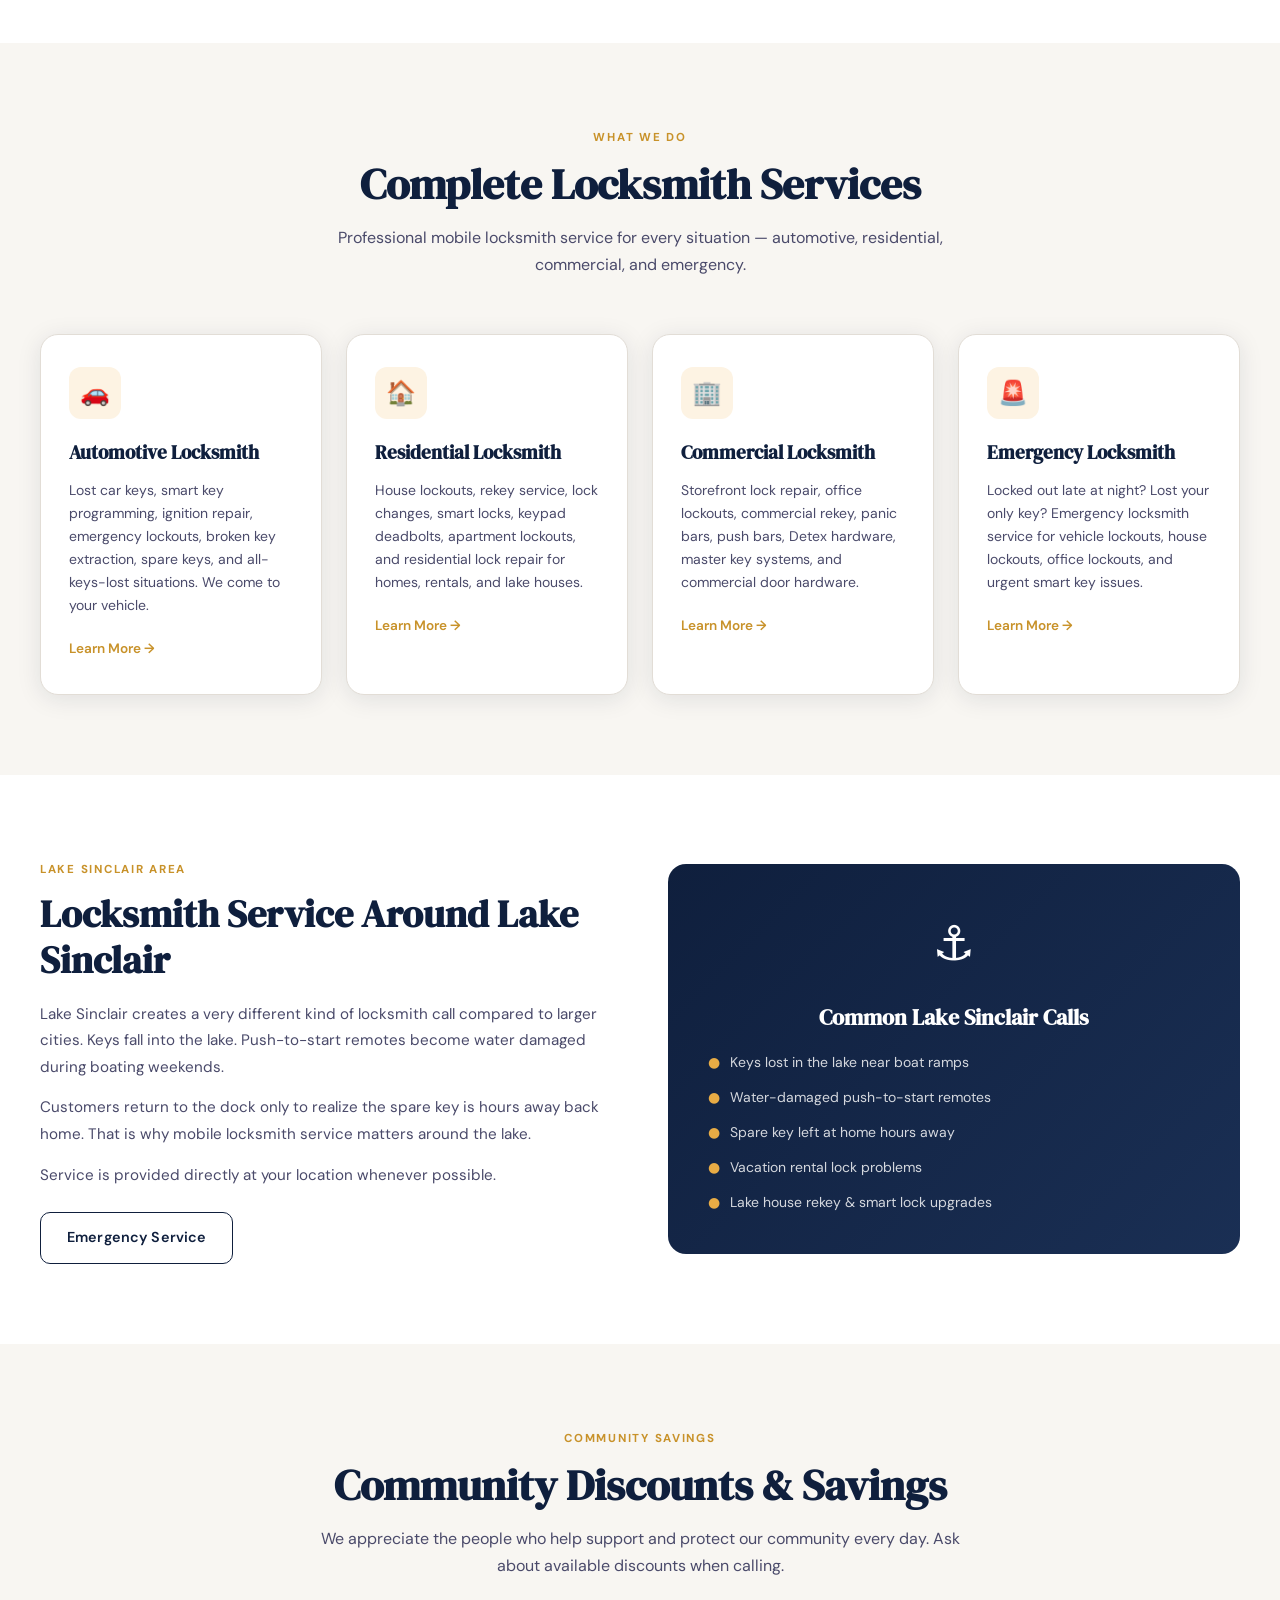
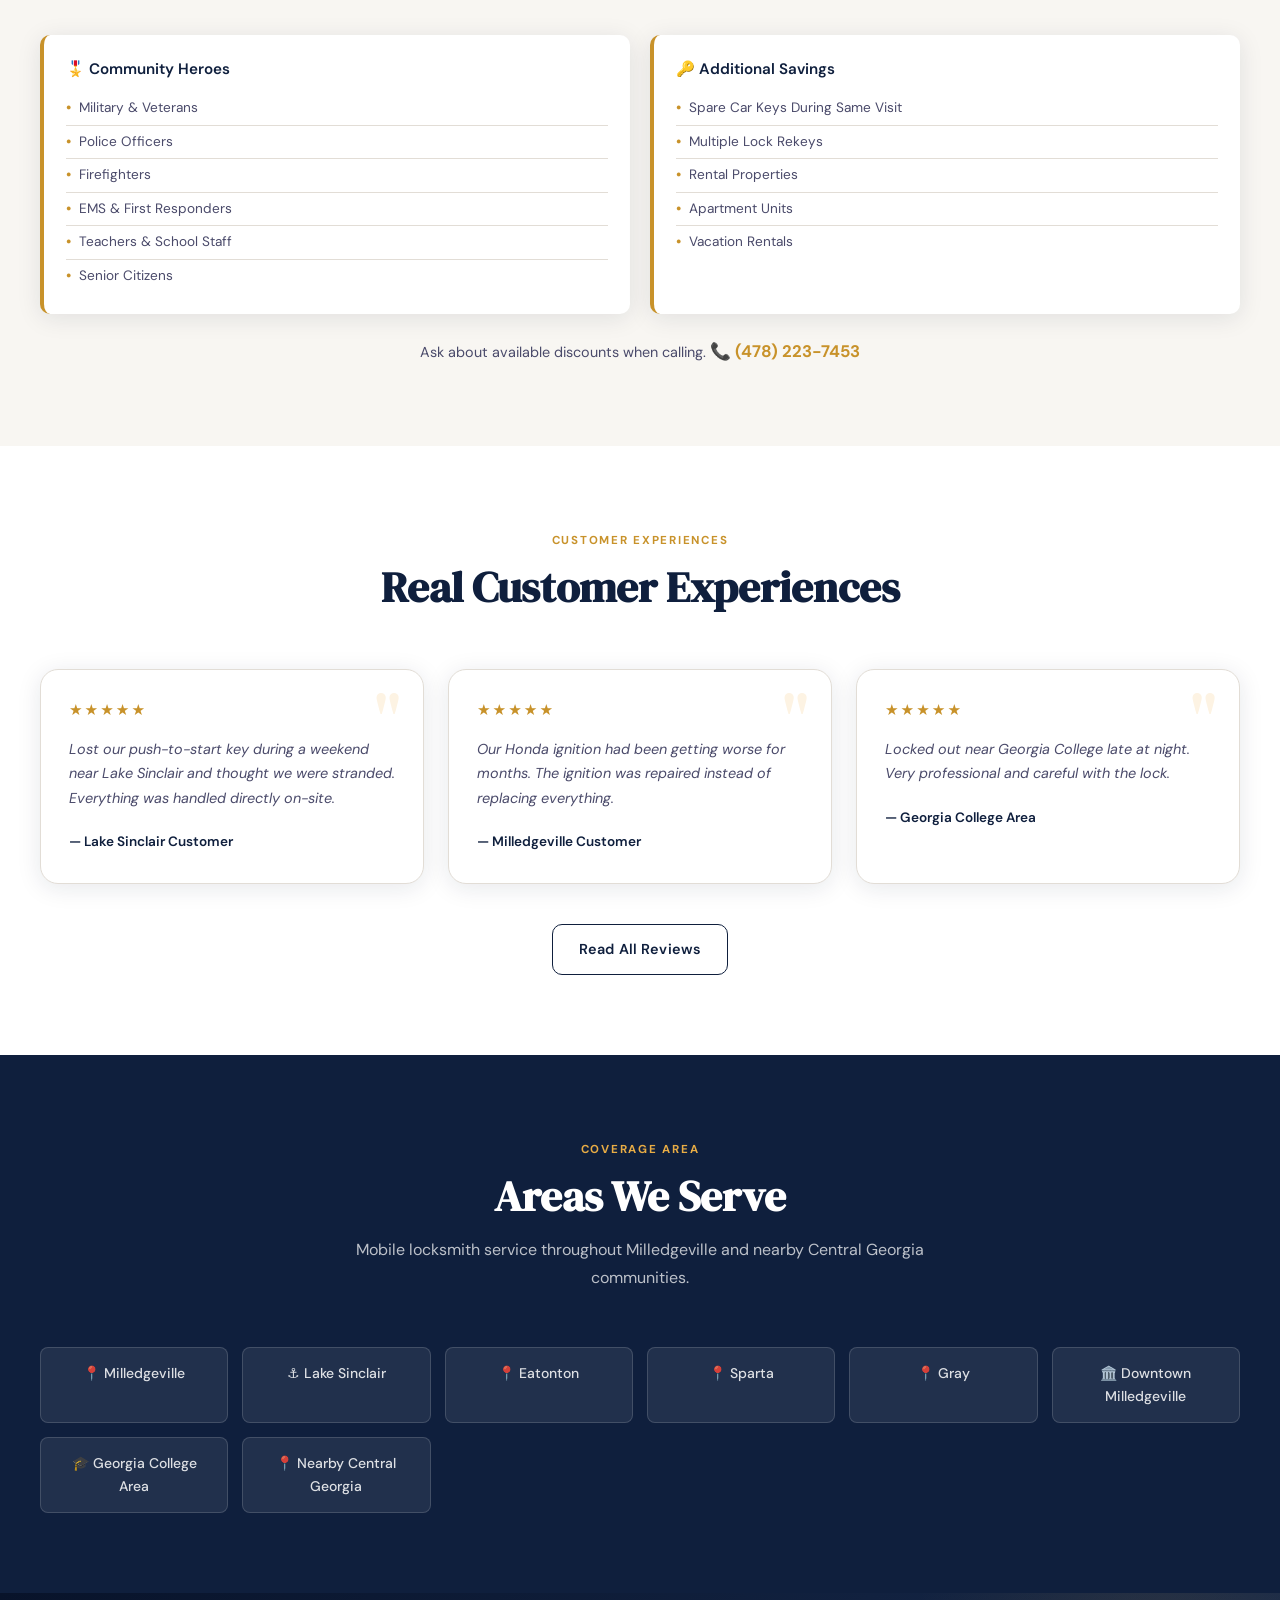
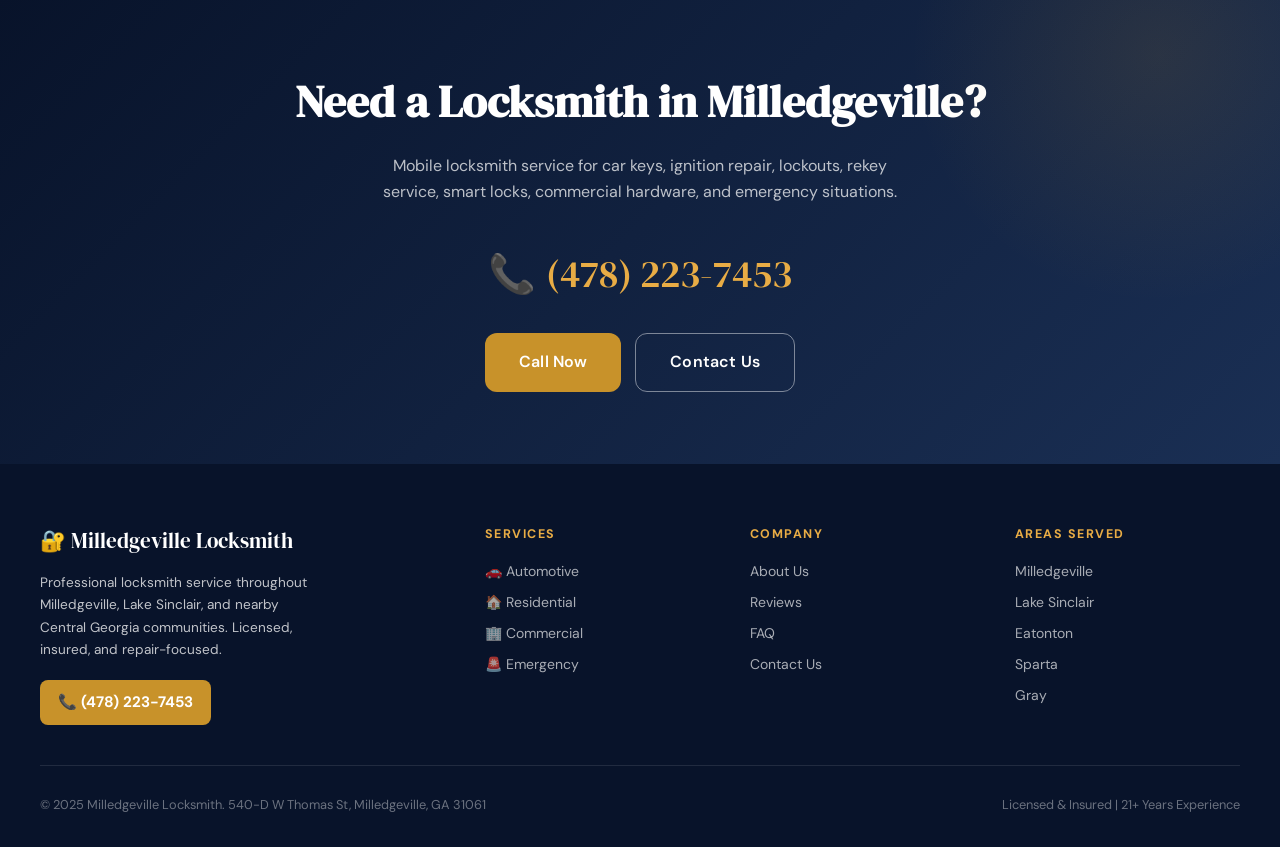
<file: services.html>
<!DOCTYPE html>
<html lang="en">
<head>
  <meta charset="UTF-8">
  <meta name="viewport" content="width=device-width, initial-scale=1.0">
  <meta name="description" content="Mobile locksmith service in Milledgeville, GA. Automotive, residential, commercial, and emergency locksmith service. Call (478) 223-7453.">
  <title>Milledgeville Locksmith | (478) 223-7453</title>
  <link rel="preconnect" href="https://fonts.googleapis.com">
  <link rel="preconnect" href="https://fonts.gstatic.com" crossorigin>
  <link href="https://fonts.googleapis.com/css2?family=DM+Serif+Display:ital@0;1&family=DM+Sans:ital,opsz,wght@0,9..40,300;0,9..40,400;0,9..40,500;0,9..40,600;0,9..40,700;1,9..40,400&display=swap" rel="stylesheet">
  <link rel="stylesheet" href="style.css">
</head>
<body>

<!-- NAVBAR -->
<nav class="navbar" role="navigation" aria-label="Main navigation">
  <div class="nav-container">
    <a href="index.html" class="nav-logo" aria-label="Milledgeville Locksmith Home">
      <span class="logo-main">🔐 Milledgeville Locksmith</span>
    </a>
    <ul class="nav-menu" role="menubar">
      <li class="nav-item" role="none"><a href="index.html" class="nav-link active" role="menuitem">Home</a></li>
      <li class="nav-item" role="none">
        <a href="services.html" class="nav-link" role="menuitem" aria-haspopup="true" aria-expanded="false">
          Services <span class="chevron">▼</span>
        </a>
        <div class="dropdown" role="menu" aria-label="Services submenu">
          <a href="automotive.html" role="menuitem"><span class="dd-icon">🚗</span> Automotive Locksmith</a>
          <a href="residential.html" role="menuitem"><span class="dd-icon">🏠</span> Residential Locksmith</a>
          <a href="commercial.html" role="menuitem"><span class="dd-icon">🏢</span> Commercial Locksmith</a>
          <a href="emergency.html" role="menuitem"><span class="dd-icon">🚨</span> Emergency Locksmith</a>
        </div>
      </li>
      <li class="nav-item" role="none"><a href="about.html" class="nav-link" role="menuitem">About</a></li>
      <li class="nav-item" role="none"><a href="faq.html" class="nav-link" role="menuitem">FAQ</a></li>
      <li class="nav-item" role="none"><a href="reviews.html" class="nav-link" role="menuitem">Reviews</a></li>
      <li class="nav-item" role="none"><a href="contact.html" class="nav-link" role="menuitem">Contact Us</a></li>
      <li class="nav-item" role="none"><a href="tel:4782237453" class="nav-link nav-cta" role="menuitem">📞 Call Now</a></li>
    </ul>
    <button class="hamburger" aria-label="Toggle menu" aria-expanded="false" aria-controls="mobile-nav" onclick="toggleNav(this)">
      <span></span><span></span><span></span>
    </button>
  </div>
  <div class="nav-mobile" id="mobile-nav" role="menu" aria-label="Mobile menu">
    <a href="index.html" role="menuitem">Home</a>
    <span class="mobile-section-title">Services</span>
    <a href="automotive.html" role="menuitem">🚗 Automotive Locksmith</a>
    <a href="residential.html" role="menuitem">🏠 Residential Locksmith</a>
    <a href="commercial.html" role="menuitem">🏢 Commercial Locksmith</a>
    <a href="emergency.html" role="menuitem">🚨 Emergency Locksmith</a>
    <a href="about.html" role="menuitem">About</a>
    <a href="faq.html" role="menuitem">FAQ</a>
    <a href="reviews.html" role="menuitem">Reviews</a>
    <a href="contact.html" role="menuitem">Contact Us</a>
    <a href="tel:4782237453" class="mobile-cta" role="menuitem">📞 Call (478) 223-7453</a>
  </div>
</nav>
  <a href="tel:4782237453" class="floating-call-btn" aria-label="Call now">📞 Call Now</a>

<!-- HERO -->
<section class="hero" aria-label="Hero section">
  <div class="hero-inner">
    <div class="hero-badge">📍 Milledgeville, GA &bull; Lake Sinclair &bull; Central Georgia</div>
    <h1>MILLEDGEVILLE LOCKSMITH</h1>
    <h2>Mobile Locksmith Service In <em>Milledgeville</em></h2>
    <p class="hero-sub">Automotive, residential, commercial, and emergency locksmith service handled directly at your location. No towing. No dealership delays. Professional local locksmith service.</p>
    <div class="hero-actions">
      <a href="tel:4782237453" class="btn btn-primary btn-lg">📞 Call (478) 223-7453</a>
      <a href="services.html" class="btn btn-outline-white btn-lg">View All Services</a>
    </div>
    <div class="hero-meta" aria-label="Key stats">
      <div class="hero-stat">
        <span class="stat-val">21+</span>
        <span class="stat-label">Years Experience</span>
      </div>
      <div class="hero-stat">
        <span class="stat-val">Mobile</span>
        <span class="stat-label">We Come To You</span>
      </div>
      <div class="hero-stat">
        <span class="stat-val">4</span>
        <span class="stat-label">Service Types</span>
      </div>
      <div class="hero-stat">
        <span class="stat-val">★★★★★</span>
        <span class="stat-label">Customer Rated</span>
      </div>
    </div>
  </div>
</section>

<!-- TRUST BAR -->
<div class="trust-bar" aria-label="Trust indicators">
  <div class="trust-bar-inner">
    <div class="trust-item"><span class="trust-icon">✅</span> Licensed &amp; Insured</div>
    <div class="trust-item"><span class="trust-icon">📍</span> Mobile — We Come To You</div>
    <div class="trust-item"><span class="trust-icon">🔧</span> Repair-Focused Approach</div>
    <div class="trust-item"><span class="trust-icon">🚗</span> No Towing Required</div>
    <div class="trust-item"><span class="trust-icon">📞</span> (478) 223-7453</div>
  </div>
</div>

<!-- ABOUT INTRO -->
<section class="section section-light">
  <div class="container">
    <div class="section-header">
      <span class="section-tag">Locksmith Service Around Milledgeville &amp; Lake Sinclair</span>
      <h2>Local Expertise Where You Need It</h2>
      <p>Locksmith situations around Milledgeville usually happen during normal everyday life — and we're here to handle them directly at your location.</p>
    </div>
    <div class="two-col" style="align-items:start;">
      <div>
        <p style="color:var(--text-mid);line-height:1.75;font-size:0.95rem;margin-bottom:16px;">Someone leaves the keys inside the car while shopping downtown. A student near Georgia College accidentally gets locked out late at night after work or class. A family visiting Lake Sinclair loses a push-to-start key during a boating or fishing weekend.</p>
        <p style="color:var(--text-mid);line-height:1.75;font-size:0.95rem;margin-bottom:16px;">Other calls come from worn ignitions, damaged keys, storefront lock problems, rekey requests, broken keys, and older locks that slowly stopped working over time.</p>
        <p style="color:var(--text-mid);line-height:1.75;font-size:0.95rem;">We focus on identifying the actual issue first, explaining the available options clearly, and helping customers avoid unnecessary replacement whenever possible.</p>
        <a href="tel:4782237453" class="btn btn-primary mt-24">📞 Call Now: (478) 223-7453</a>
      </div>
      <div>
        <ul class="checklist">
          <li><span class="check-icon">✓</span> Mobile locksmith service directly at your location</li>
          <li><span class="check-icon">✓</span> Automotive, residential, commercial, and emergency locksmith service</li>
          <li><span class="check-icon">✓</span> Smart key and ignition experience</li>
          <li><span class="check-icon">✓</span> Repair-focused approach whenever possible</li>
          <li><span class="check-icon">✓</span> Updated locksmith tools and programming equipment</li>
          <li><span class="check-icon">✓</span> Licensed and insured service</li>
          <li><span class="check-icon">✓</span> 21+ years of locksmith experience</li>
          <li><span class="check-icon">✓</span> Service throughout Milledgeville and nearby Central Georgia communities</li>
        </ul>
      </div>
    </div>
  </div>
</section>

<!-- SERVICES OVERVIEW -->
<section class="section section-alt" aria-labelledby="services-heading">
  <div class="container">
    <div class="section-header">
      <span class="section-tag">What We Do</span>
      <h2 id="services-heading">Complete Locksmith Services</h2>
      <p>Professional mobile locksmith service for every situation — automotive, residential, commercial, and emergency.</p>
    </div>
    <div class="card-grid">
      <div class="card">
        <div class="card-icon" aria-hidden="true">🚗</div>
        <h3>Automotive Locksmith</h3>
        <p>Lost car keys, smart key programming, ignition repair, emergency lockouts, broken key extraction, spare keys, and all-keys-lost situations. We come to your vehicle.</p>
        <a href="automotive.html" class="card-link">Learn More →</a>
      </div>
      <div class="card">
        <div class="card-icon" aria-hidden="true">🏠</div>
        <h3>Residential Locksmith</h3>
        <p>House lockouts, rekey service, lock changes, smart locks, keypad deadbolts, apartment lockouts, and residential lock repair for homes, rentals, and lake houses.</p>
        <a href="residential.html" class="card-link">Learn More →</a>
      </div>
      <div class="card">
        <div class="card-icon" aria-hidden="true">🏢</div>
        <h3>Commercial Locksmith</h3>
        <p>Storefront lock repair, office lockouts, commercial rekey, panic bars, push bars, Detex hardware, master key systems, and commercial door hardware.</p>
        <a href="commercial.html" class="card-link">Learn More →</a>
      </div>
      <div class="card">
        <div class="card-icon" aria-hidden="true">🚨</div>
        <h3>Emergency Locksmith</h3>
        <p>Locked out late at night? Lost your only key? Emergency locksmith service for vehicle lockouts, house lockouts, office lockouts, and urgent smart key issues.</p>
        <a href="pages/emergency.html" class="card-link">Learn More →</a>
      </div>
    </div>
  </div>
</section>

<!-- LAKE SINCLAIR -->
<section class="section section-light">
  <div class="container">
    <div class="two-col" style="align-items:center;gap:56px;">
      <div>
        <span class="section-tag">Lake Sinclair Area</span>
        <h2 style="font-family:var(--font-display);font-size:clamp(1.8rem,3vw,2.4rem);color:var(--navy);margin-bottom:18px;line-height:1.2;">Locksmith Service Around Lake Sinclair</h2>
        <p style="color:var(--text-mid);line-height:1.75;font-size:0.95rem;margin-bottom:14px;">Lake Sinclair creates a very different kind of locksmith call compared to larger cities. Keys fall into the lake. Push-to-start remotes become water damaged during boating weekends.</p>
        <p style="color:var(--text-mid);line-height:1.75;font-size:0.95rem;margin-bottom:14px;">Customers return to the dock only to realize the spare key is hours away back home. That is why mobile locksmith service matters around the lake.</p>
        <p style="color:var(--text-mid);line-height:1.75;font-size:0.95rem;">Service is provided directly at your location whenever possible.</p>
        <a href="pages/emergency.html" class="btn btn-outline mt-24">Emergency Service</a>
      </div>
      <div style="background:linear-gradient(135deg,var(--navy) 0%,var(--navy-mid) 100%);border-radius:var(--radius-lg);padding:40px;color:white;">
        <div style="font-size:3rem;margin-bottom:16px;text-align:center;">⚓</div>
        <h3 style="font-family:var(--font-display);font-size:1.4rem;margin-bottom:14px;text-align:center;">Common Lake Sinclair Calls</h3>
        <ul style="display:flex;flex-direction:column;gap:12px;">
          <li style="display:flex;align-items:center;gap:10px;font-size:0.875rem;color:rgba(255,255,255,0.82);"><span style="color:var(--gold-light);">●</span> Keys lost in the lake near boat ramps</li>
          <li style="display:flex;align-items:center;gap:10px;font-size:0.875rem;color:rgba(255,255,255,0.82);"><span style="color:var(--gold-light);">●</span> Water-damaged push-to-start remotes</li>
          <li style="display:flex;align-items:center;gap:10px;font-size:0.875rem;color:rgba(255,255,255,0.82);"><span style="color:var(--gold-light);">●</span> Spare key left at home hours away</li>
          <li style="display:flex;align-items:center;gap:10px;font-size:0.875rem;color:rgba(255,255,255,0.82);"><span style="color:var(--gold-light);">●</span> Vacation rental lock problems</li>
          <li style="display:flex;align-items:center;gap:10px;font-size:0.875rem;color:rgba(255,255,255,0.82);"><span style="color:var(--gold-light);">●</span> Lake house rekey &amp; smart lock upgrades</li>
        </ul>
      </div>
    </div>
  </div>
</section>

<!-- COMMUNITY DISCOUNTS -->
<section class="section section-alt">
  <div class="container">
    <div class="section-header">
      <span class="section-tag">Community Savings</span>
      <h2>Community Discounts &amp; Savings</h2>
      <p>We appreciate the people who help support and protect our community every day. Ask about available discounts when calling.</p>
    </div>
    <div class="discount-grid">
      <div class="discount-card">
        <h4>🎖️ Community Heroes</h4>
        <ul>
          <li>Military &amp; Veterans</li>
          <li>Police Officers</li>
          <li>Firefighters</li>
          <li>EMS &amp; First Responders</li>
          <li>Teachers &amp; School Staff</li>
          <li>Senior Citizens</li>
        </ul>
      </div>
      <div class="discount-card">
        <h4>🔑 Additional Savings</h4>
        <ul>
          <li>Spare Car Keys During Same Visit</li>
          <li>Multiple Lock Rekeys</li>
          <li>Rental Properties</li>
          <li>Apartment Units</li>
          <li>Vacation Rentals</li>
        </ul>
      </div>
    </div>
    <p class="text-center mt-24" style="color:var(--text-mid);font-size:0.9rem;">Ask about available discounts when calling. <a href="tel:4782237453" class="phone-cta">📞 (478) 223-7453</a></p>
  </div>
</section>

<!-- REVIEWS SNIPPET -->
<section class="section section-light" aria-labelledby="reviews-heading">
  <div class="container">
    <div class="section-header">
      <span class="section-tag">Customer Experiences</span>
      <h2 id="reviews-heading">Real Customer Experiences</h2>
    </div>
    <div class="review-grid">
      <div class="review-card">
        <div class="stars" aria-label="5 stars">★★★★★</div>
        <p class="review-text">Lost our push-to-start key during a weekend near Lake Sinclair and thought we were stranded. Everything was handled directly on-site.</p>
        <span class="reviewer">— Lake Sinclair Customer</span>
      </div>
      <div class="review-card">
        <div class="stars" aria-label="5 stars">★★★★★</div>
        <p class="review-text">Our Honda ignition had been getting worse for months. The ignition was repaired instead of replacing everything.</p>
        <span class="reviewer">— Milledgeville Customer</span>
      </div>
      <div class="review-card">
        <div class="stars" aria-label="5 stars">★★★★★</div>
        <p class="review-text">Locked out near Georgia College late at night. Very professional and careful with the lock.</p>
        <span class="reviewer">— Georgia College Area</span>
      </div>
    </div>
    <div class="text-center mt-40">
      <a href="pages/reviews.html" class="btn btn-outline">Read All Reviews</a>
    </div>
  </div>
</section>

<!-- AREAS SERVED -->
<section class="section section-dark" aria-labelledby="areas-heading">
  <div class="container">
    <div class="section-header">
      <span class="section-tag">Coverage Area</span>
      <h2 id="areas-heading">Areas We Serve</h2>
      <p>Mobile locksmith service throughout Milledgeville and nearby Central Georgia communities.</p>
    </div>
    <div class="areas-grid">
      <div class="area-pill">📍 Milledgeville</div>
      <div class="area-pill">⚓ Lake Sinclair</div>
      <div class="area-pill">📍 Eatonton</div>
      <div class="area-pill">📍 Sparta</div>
      <div class="area-pill">📍 Gray</div>
      <div class="area-pill">🏛️ Downtown Milledgeville</div>
      <div class="area-pill">🎓 Georgia College Area</div>
      <div class="area-pill">📍 Nearby Central Georgia</div>
    </div>
  </div>
</section>

<!-- CTA BAND -->
<div class="cta-band">
  <div class="container">
    <h2>Need a Locksmith in Milledgeville?</h2>
    <p>Mobile locksmith service for car keys, ignition repair, lockouts, rekey service, smart locks, commercial hardware, and emergency situations.</p>
    <div class="phone-big">📞 <a href="tel:4782237453" style="color:inherit;">(478) 223-7453</a></div>
    <div style="display:flex;gap:14px;justify-content:center;flex-wrap:wrap;">
      <a href="tel:4782237453" class="btn btn-primary btn-lg">Call Now</a>
      <a href="contact.html" class="btn btn-outline-white btn-lg">Contact Us</a>
    </div>
  </div>
</div>

<!-- FOOTER -->
<footer role="contentinfo">
  <div class="footer-grid">
    <div class="footer-brand">
      <span class="logo-main">🔐 Milledgeville Locksmith</span>
      <p>Professional locksmith service throughout Milledgeville, Lake Sinclair, and nearby Central Georgia communities. Licensed, insured, and repair-focused.</p>
      <a href="tel:4782237453" class="footer-phone">📞 (478) 223-7453</a>
    </div>
    <div class="footer-col">
      <h4>Services</h4>
      <ul>
        <li><a href="automotive.html">🚗 Automotive</a></li>
        <li><a href="residential.html">🏠 Residential</a></li>
        <li><a href="commercial.html">🏢 Commercial</a></li>
        <li><a href="emergency.html">🚨 Emergency</a></li>
      </ul>
    </div>
    <div class="footer-col">
      <h4>Company</h4>
      <ul>
        <li><a href="about.html">About Us</a></li>
        <li><a href="reviews.html">Reviews</a></li>
        <li><a href="faq.html">FAQ</a></li>
        <li><a href="contact.html">Contact Us</a></li>
      </ul>
    </div>
    <div class="footer-col">
      <h4>Areas Served</h4>
      <ul>
        <li><a href="#">Milledgeville</a></li>
        <li><a href="#">Lake Sinclair</a></li>
        <li><a href="#">Eatonton</a></li>
        <li><a href="#">Sparta</a></li>
        <li><a href="#">Gray</a></li>
      </ul>
    </div>
  </div>
  <div class="footer-bottom">
    <span>© 2025 Milledgeville Locksmith. 540-D W Thomas St, Milledgeville, GA 31061</span>
    <span>Licensed &amp; Insured | 21+ Years Experience</span>
  </div>
</footer>

<script>
function toggleNav(btn) {
  const menu = document.getElementById('mobile-nav');
  const open = menu.classList.toggle('open');
  btn.classList.toggle('open', open);
  btn.setAttribute('aria-expanded', open);
}
</script>
</body>
</html>
</file>
<file: style.css>
/* ===== FONTS ===== */
@import url('https://fonts.googleapis.com/css2?family=DM+Serif+Display:ital@0;1&family=DM+Sans:ital,opsz,wght@0,9..40,300;0,9..40,400;0,9..40,500;0,9..40,600;0,9..40,700;1,9..40,400&display=swap');

/* ===== CSS VARIABLES ===== */
:root {
  --navy: #0f1f3d;
  --navy-dark: #08132a;
  --navy-mid: #1a2f54;
  --gold: #c8922a;
  --gold-light: #e8ac45;
  --gold-pale: #fdf3e3;
  --white: #ffffff;
  --off-white: #f8f6f2;
  --text: #1e1e2e;
  --text-mid: #4a4a6a;
  --text-light: #7a7a9a;
  --border: #e2ddd6;
  --shadow: 0 4px 24px rgba(15,31,61,0.10);
  --shadow-lg: 0 12px 48px rgba(15,31,61,0.18);
  --radius: 10px;
  --radius-lg: 18px;
  --transition: 0.22s cubic-bezier(0.4,0,0.2,1);
  --font-display: 'DM Serif Display', Georgia, serif;
  --font-body: 'DM Sans', system-ui, sans-serif;
}

/* ===== RESET ===== */
*, *::before, *::after { box-sizing: border-box; margin: 0; padding: 0; }
html { scroll-behavior: smooth; font-size: 16px; }
body {
  font-family: var(--font-body);
  color: var(--text);
  background: var(--off-white);
  line-height: 1.65;
  -webkit-font-smoothing: antialiased;
}
img { max-width: 100%; display: block; }
a { color: inherit; text-decoration: none; }
ul { list-style: none; }
button { cursor: pointer; font-family: inherit; border: none; background: none; }

/* ===== NAVBAR ===== */
.navbar {
  position: sticky;
  top: 0;
  z-index: 1000;
  background: var(--navy);
  box-shadow: 0 2px 20px rgba(0,0,0,0.25);
}
.nav-container {
  max-width: 1200px;
  margin: 0 auto;
  padding: 0 24px;
  display: flex;
  align-items: center;
  justify-content: space-between;
  height: 70px;
}
.nav-logo {
  display: flex;
  flex-direction: column;
  line-height: 1.15;
}
.nav-logo .logo-main {
  font-family: var(--font-display);
  font-size: 1.25rem;
  color: var(--white);
  letter-spacing: 0.01em;
}
.nav-logo .logo-sub {
  font-size: 0.68rem;
  color: var(--gold-light);
  letter-spacing: 0.12em;
  text-transform: uppercase;
  font-weight: 500;
}
.nav-menu {
  display: flex;
  align-items: center;
  gap: 4px;
}
.nav-item {
  position: relative;
}
.nav-link {
  display: flex;
  align-items: center;
  gap: 5px;
  padding: 10px 14px;
  font-size: 0.875rem;
  font-weight: 500;
  color: rgba(255,255,255,0.85);
  border-radius: 6px;
  transition: background var(--transition), color var(--transition);
  letter-spacing: 0.01em;
}
.nav-link:hover, .nav-link.active {
  background: rgba(255,255,255,0.10);
  color: var(--white);
}
.nav-link .chevron {
  font-size: 0.6rem;
  transition: transform var(--transition);
  margin-top: 1px;
}
.nav-item:hover .chevron { transform: rotate(180deg); }

/* Dropdown */
.dropdown {
  position: absolute;
  top: calc(100% + 6px);
  left: 0;
  min-width: 230px;
  background: var(--white);
  border-radius: var(--radius);
  box-shadow: var(--shadow-lg);
  border: 1px solid var(--border);
  opacity: 0;
  visibility: hidden;
  transform: translateY(-8px);
  transition: opacity var(--transition), transform var(--transition), visibility var(--transition);
  overflow: hidden;
}
.nav-item:hover .dropdown,
.nav-item:focus-within .dropdown {
  opacity: 1;
  visibility: visible;
  transform: translateY(0);
}
.dropdown a {
  display: flex;
  align-items: center;
  gap: 10px;
  padding: 12px 18px;
  font-size: 0.875rem;
  font-weight: 500;
  color: var(--text);
  transition: background var(--transition), color var(--transition);
  border-bottom: 1px solid var(--border);
}
.dropdown a:last-child { border-bottom: none; }
.dropdown a:hover { background: var(--gold-pale); color: var(--gold); }
.dropdown a .dd-icon { font-size: 1rem; width: 20px; text-align: center; }

/* CTA button in nav */
.nav-cta {
  margin-left: 10px;
  background: var(--gold) !important;
  color: var(--white) !important;
  padding: 9px 18px !important;
  border-radius: 6px !important;
  font-weight: 600 !important;
  letter-spacing: 0.01em;
  transition: background var(--transition), box-shadow var(--transition) !important;
}
.nav-cta:hover {
  background: var(--gold-light) !important;
  box-shadow: 0 4px 16px rgba(200,146,42,0.4) !important;
}

/* Hamburger */
.hamburger {
  display: none;
  flex-direction: column;
  gap: 5px;
  padding: 8px;
  border-radius: 6px;
  transition: background var(--transition);
}
.hamburger:hover { background: rgba(255,255,255,0.1); }
.hamburger span {
  display: block;
  width: 24px;
  height: 2px;
  background: var(--white);
  border-radius: 2px;
  transition: transform var(--transition), opacity var(--transition);
}
.hamburger.open span:nth-child(1) { transform: translateY(7px) rotate(45deg); }
.hamburger.open span:nth-child(2) { opacity: 0; }
.hamburger.open span:nth-child(3) { transform: translateY(-7px) rotate(-45deg); }

/* Mobile nav */
.nav-mobile {
  display: none;
  flex-direction: column;
  background: var(--navy-dark);
  padding: 16px 24px 24px;
  border-top: 1px solid rgba(255,255,255,0.08);
}
.nav-mobile.open { display: flex; }
.nav-mobile a {
  display: block;
  padding: 12px 0;
  color: rgba(255,255,255,0.85);
  font-size: 0.9rem;
  font-weight: 500;
  border-bottom: 1px solid rgba(255,255,255,0.07);
  transition: color var(--transition);
}
.nav-mobile a:hover { color: var(--gold-light); }
.nav-mobile .mobile-section-title {
  font-size: 0.7rem;
  letter-spacing: 0.15em;
  text-transform: uppercase;
  color: var(--gold);
  font-weight: 600;
  padding: 14px 0 6px;
}
.nav-mobile .mobile-cta {
  margin-top: 16px;
  background: var(--gold);
  color: var(--white);
  text-align: center;
  padding: 13px;
  border-radius: var(--radius);
  font-weight: 600;
  font-size: 0.9rem;
}

/* ===== HERO ===== */
.hero {
  background: linear-gradient(135deg, var(--navy-dark) 0%, var(--navy-mid) 50%, #1a3560 100%);
  color: var(--white);
  padding: 80px 24px 90px;
  position: relative;
  overflow: hidden;
}
.floating-call-btn {
  position: fixed;
  right: 20px;
  bottom: 20px;
  z-index: 1100;
  display: inline-flex;
  align-items: center;
  justify-content: center;
  gap: 8px;
  background: var(--gold);
  color: var(--white);
  padding: 13px 18px;
  border-radius: 999px;
  font-weight: 700;
  font-size: 0.95rem;
  box-shadow: 0 10px 28px rgba(0, 0, 0, 0.26);
  transition: transform var(--transition), box-shadow var(--transition), background var(--transition);
}
.floating-call-btn:hover {
  background: var(--gold-light);
  transform: translateY(-2px);
  box-shadow: 0 14px 34px rgba(0, 0, 0, 0.3);
}
.hero::before {
  content: '';
  position: absolute;
  inset: 0;
  background: url("data:image/svg+xml,%3Csvg width='60' height='60' viewBox='0 0 60 60' xmlns='http://www.w3.org/2000/svg'%3E%3Cg fill='none' fill-rule='evenodd'%3E%3Cg fill='%23ffffff' fill-opacity='0.025'%3E%3Cpath d='M36 34v-4h-2v4h-4v2h4v4h2v-4h4v-2h-4zm0-30V0h-2v4h-4v2h4v4h2V6h4V4h-4zM6 34v-4H4v4H0v2h4v4h2v-4h4v-2H6zM6 4V0H4v4H0v2h4v4h2V6h4V4H6z'/%3E%3C/g%3E%3C/g%3E%3C/svg%3E");
  pointer-events: none;
}
.hero-inner {
  max-width: 820px;
  margin: 0 auto;
  text-align: center;
  position: relative;
  z-index: 1;
}
.hero-badge {
  display: inline-flex;
  align-items: center;
  gap: 8px;
  background: rgba(200,146,42,0.18);
  border: 1px solid rgba(200,146,42,0.35);
  color: var(--gold-light);
  font-size: 0.78rem;
  font-weight: 600;
  letter-spacing: 0.12em;
  text-transform: uppercase;
  padding: 6px 16px;
  border-radius: 100px;
  margin-bottom: 24px;
}
.hero h1 {
  font-family: var(--font-display);
  font-size: clamp(2.4rem, 5vw, 3.8rem);
  line-height: 1.12;
  margin-bottom: 20px;
  color: var(--white);
}
.hero h1 em {
  color: var(--gold-light);
  font-style: italic;
}
.hero-sub {
  font-size: 1.05rem;
  color: rgba(255,255,255,0.78);
  max-width: 580px;
  margin: 0 auto 36px;
  line-height: 1.7;
}
.hero-actions {
  display: flex;
  gap: 14px;
  justify-content: center;
  flex-wrap: wrap;
}
.hero-meta {
  display: flex;
  justify-content: center;
  gap: 32px;
  margin-top: 48px;
  padding-top: 40px;
  border-top: 1px solid rgba(255,255,255,0.12);
  flex-wrap: wrap;
}
.hero-stat { text-align: center; }
.hero-stat .stat-val {
  font-family: var(--font-display);
  font-size: 2.2rem;
  color: var(--gold-light);
  line-height: 1;
  display: block;
}
.hero-stat .stat-label {
  font-size: 0.78rem;
  color: rgba(255,255,255,0.65);
  letter-spacing: 0.06em;
  text-transform: uppercase;
  margin-top: 4px;
}

/* ===== BUTTONS ===== */
.btn {
  display: inline-flex;
  align-items: center;
  gap: 8px;
  padding: 13px 26px;
  border-radius: var(--radius);
  font-weight: 600;
  font-size: 0.9rem;
  letter-spacing: 0.01em;
  transition: all var(--transition);
  white-space: nowrap;
}
.btn-primary {
  background: var(--gold);
  color: var(--white);
}
.btn-primary:hover {
  background: var(--gold-light);
  box-shadow: 0 6px 24px rgba(200,146,42,0.45);
  transform: translateY(-1px);
}
.btn-outline-white {
  background: transparent;
  color: var(--white);
  border: 1.5px solid rgba(255,255,255,0.45);
}
.btn-outline-white:hover {
  background: rgba(255,255,255,0.10);
  border-color: rgba(255,255,255,0.7);
}
.btn-outline {
  background: transparent;
  color: var(--navy);
  border: 1.5px solid var(--navy);
}
.btn-outline:hover {
  background: var(--navy);
  color: var(--white);
}
.btn-lg {
  padding: 15px 34px;
  font-size: 1rem;
  border-radius: 12px;
}

/* ===== SECTIONS ===== */
.section {
  padding: 80px 24px;
}
.section-light { background: var(--white); }
.section-alt { background: var(--off-white); }
.section-dark {
  background: var(--navy);
  color: var(--white);
}
.container {
  max-width: 1200px;
  margin: 0 auto;
}
.section-header {
  text-align: center;
  max-width: 640px;
  margin: 0 auto 56px;
}
.section-tag {
  display: inline-block;
  font-size: 0.72rem;
  font-weight: 700;
  letter-spacing: 0.15em;
  text-transform: uppercase;
  color: var(--gold);
  margin-bottom: 12px;
}
.section-dark .section-tag { color: var(--gold-light); }
.section-header h2 {
  font-family: var(--font-display);
  font-size: clamp(1.8rem, 3.5vw, 2.7rem);
  line-height: 1.18;
  color: var(--navy);
  margin-bottom: 14px;
}
.section-dark .section-header h2 { color: var(--white); }
.section-header p {
  color: var(--text-mid);
  font-size: 1rem;
  line-height: 1.7;
}
.section-dark .section-header p { color: rgba(255,255,255,0.72); }

/* ===== CARDS ===== */
.card-grid {
  display: grid;
  grid-template-columns: repeat(auto-fit, minmax(280px, 1fr));
  gap: 24px;
}
.card {
  background: var(--white);
  border-radius: var(--radius-lg);
  padding: 32px 28px;
  border: 1px solid var(--border);
  box-shadow: var(--shadow);
  transition: transform var(--transition), box-shadow var(--transition);
}
.card:hover {
  transform: translateY(-4px);
  box-shadow: var(--shadow-lg);
}
.card-icon {
  width: 52px;
  height: 52px;
  background: var(--gold-pale);
  border-radius: 12px;
  display: flex;
  align-items: center;
  justify-content: center;
  font-size: 1.5rem;
  margin-bottom: 18px;
}
.card h3 {
  font-family: var(--font-display);
  font-size: 1.2rem;
  color: var(--navy);
  margin-bottom: 10px;
}
.card p {
  font-size: 0.875rem;
  color: var(--text-mid);
  line-height: 1.65;
  margin-bottom: 18px;
}
.card-link {
  display: inline-flex;
  align-items: center;
  gap: 5px;
  font-size: 0.85rem;
  font-weight: 600;
  color: var(--gold);
  transition: gap var(--transition);
}
.card-link:hover { gap: 9px; }

/* ===== SERVICE CARDS (full) ===== */
.service-card {
  background: var(--white);
  border-radius: var(--radius-lg);
  overflow: hidden;
  border: 1px solid var(--border);
  box-shadow: var(--shadow);
  transition: transform var(--transition), box-shadow var(--transition);
}
.service-card:hover {
  transform: translateY(-4px);
  box-shadow: var(--shadow-lg);
}
.service-card-header {
  background: linear-gradient(135deg, var(--navy) 0%, var(--navy-mid) 100%);
  padding: 28px;
  display: flex;
  align-items: center;
  gap: 16px;
}
.service-card-icon {
  font-size: 2rem;
  width: 52px;
  text-align: center;
}
.service-card-header h3 {
  font-family: var(--font-display);
  font-size: 1.3rem;
  color: var(--white);
}
.service-card-header span {
  font-size: 0.78rem;
  color: var(--gold-light);
}
.service-card-body {
  padding: 24px 28px 28px;
}
.service-card-body ul {
  display: flex;
  flex-direction: column;
  gap: 8px;
  margin-bottom: 20px;
}
.service-card-body ul li {
  display: flex;
  align-items: center;
  gap: 10px;
  font-size: 0.875rem;
  color: var(--text-mid);
}
.service-card-body ul li::before {
  content: '✓';
  color: var(--gold);
  font-weight: 700;
  font-size: 0.8rem;
  flex-shrink: 0;
}

/* ===== TRUST BAR ===== */
.trust-bar {
  background: var(--gold-pale);
  border-top: 2px solid var(--gold);
  border-bottom: 2px solid var(--gold);
  padding: 28px 24px;
}
.trust-bar-inner {
  max-width: 1200px;
  margin: 0 auto;
  display: flex;
  justify-content: center;
  gap: 40px;
  flex-wrap: wrap;
}
.trust-item {
  display: flex;
  align-items: center;
  gap: 10px;
  font-size: 0.875rem;
  font-weight: 600;
  color: var(--navy);
}
.trust-item .trust-icon { font-size: 1.2rem; }

/* ===== CHECKLIST ===== */
.checklist {
  display: flex;
  flex-direction: column;
  gap: 12px;
}
.checklist li {
  display: flex;
  align-items: flex-start;
  gap: 12px;
  font-size: 0.9rem;
  color: var(--text-mid);
}
.check-icon {
  width: 22px;
  height: 22px;
  background: var(--gold);
  border-radius: 50%;
  display: flex;
  align-items: center;
  justify-content: center;
  color: white;
  font-size: 0.6rem;
  flex-shrink: 0;
  margin-top: 1px;
}

/* ===== REVIEWS ===== */
.review-grid {
  display: grid;
  grid-template-columns: repeat(auto-fit, minmax(280px, 1fr));
  gap: 24px;
}
.review-card {
  background: var(--white);
  border-radius: var(--radius-lg);
  padding: 28px;
  border: 1px solid var(--border);
  box-shadow: var(--shadow);
  position: relative;
}
.review-card::before {
  content: '"';
  position: absolute;
  top: 16px;
  right: 22px;
  font-family: var(--font-display);
  font-size: 4rem;
  color: var(--gold-pale);
  line-height: 1;
}
.stars {
  color: var(--gold);
  font-size: 0.95rem;
  letter-spacing: 2px;
  margin-bottom: 14px;
}
.review-text {
  font-size: 0.9rem;
  color: var(--text-mid);
  line-height: 1.7;
  font-style: italic;
  margin-bottom: 18px;
}
.reviewer {
  font-weight: 600;
  font-size: 0.85rem;
  color: var(--navy);
}

/* ===== FAQ ===== */
.faq-list {
  max-width: 780px;
  margin: 0 auto;
  display: flex;
  flex-direction: column;
  gap: 12px;
}
.faq-item {
  background: var(--white);
  border: 1px solid var(--border);
  border-radius: var(--radius);
  overflow: hidden;
}
.faq-q {
  width: 100%;
  text-align: left;
  padding: 20px 24px;
  font-size: 0.95rem;
  font-weight: 600;
  color: var(--navy);
  display: flex;
  justify-content: space-between;
  align-items: center;
  gap: 12px;
  transition: background var(--transition);
}
.faq-q:hover { background: var(--gold-pale); }
.faq-q.open { background: transparent; color: var(--navy); }
.faq-q .faq-icon {
  display: none;
}
.faq-a {
  display: block;
  padding: 0 24px 20px;
  font-size: 0.9rem;
  color: var(--text-mid);
  line-height: 1.7;
  border-top: 1px solid var(--border);
  padding-top: 16px;
}
.faq-a.open { display: block; }

/* ===== AREAS GRID ===== */
.areas-grid {
  display: grid;
  grid-template-columns: repeat(auto-fit, minmax(160px, 1fr));
  gap: 14px;
  margin-top: 32px;
}
.area-pill {
  background: rgba(255,255,255,0.08);
  border: 1px solid rgba(255,255,255,0.15);
  border-radius: 8px;
  padding: 14px 18px;
  text-align: center;
  font-weight: 500;
  font-size: 0.875rem;
  color: rgba(255,255,255,0.85);
  transition: background var(--transition), border-color var(--transition);
}
.area-pill:hover {
  background: rgba(200,146,42,0.15);
  border-color: rgba(200,146,42,0.4);
  color: var(--gold-light);
}

/* ===== CTA BAND ===== */
.cta-band {
  background: linear-gradient(135deg, var(--navy-dark) 0%, var(--navy-mid) 100%);
  padding: 72px 24px;
  text-align: center;
  color: var(--white);
  position: relative;
  overflow: hidden;
}
.cta-band::before {
  content: '';
  position: absolute;
  top: -40%;
  right: -10%;
  width: 500px;
  height: 500px;
  border-radius: 50%;
  background: radial-gradient(circle, rgba(200,146,42,0.12) 0%, transparent 70%);
  pointer-events: none;
}
.cta-band h2 {
  font-family: var(--font-display);
  font-size: clamp(1.8rem, 4vw, 2.8rem);
  margin-bottom: 14px;
}
.cta-band p {
  color: rgba(255,255,255,0.72);
  max-width: 520px;
  margin: 0 auto 36px;
  font-size: 1rem;
}
.cta-band .phone-big {
  display: inline-flex;
  align-items: center;
  gap: 10px;
  font-family: var(--font-display);
  font-size: clamp(1.6rem, 3.5vw, 2.4rem);
  color: var(--gold-light);
  margin-bottom: 28px;
}

/* ===== DISCOUNTS TABLE ===== */
.discount-grid {
  display: grid;
  grid-template-columns: repeat(auto-fit, minmax(240px, 1fr));
  gap: 20px;
}
.discount-card {
  background: var(--white);
  border-radius: var(--radius);
  padding: 22px;
  border-left: 4px solid var(--gold);
  box-shadow: var(--shadow);
}
.discount-card h4 {
  font-weight: 600;
  color: var(--navy);
  margin-bottom: 10px;
  font-size: 0.95rem;
}
.discount-card ul li {
  font-size: 0.85rem;
  color: var(--text-mid);
  padding: 5px 0;
  border-bottom: 1px solid var(--border);
  display: flex;
  align-items: center;
  gap: 8px;
}
.discount-card ul li:last-child { border-bottom: none; }
.discount-card ul li::before {
  content: '•';
  color: var(--gold);
  font-weight: 900;
}

/* ===== SAVINGS BADGES ===== */
.savings-row {
  display: flex;
  flex-wrap: wrap;
  gap: 16px;
  justify-content: center;
}
.savings-badge {
  background: var(--gold);
  color: var(--white);
  border-radius: var(--radius);
  padding: 16px 22px;
  font-weight: 700;
  font-size: 0.9rem;
  display: flex;
  align-items: center;
  gap: 8px;
  box-shadow: 0 4px 16px rgba(200,146,42,0.3);
}

/* ===== PAGE HEADER ===== */
.page-header {
  background: linear-gradient(135deg, var(--navy-dark) 0%, var(--navy-mid) 100%);
  padding: 64px 24px 56px;
  color: var(--white);
  position: relative;
  overflow: hidden;
}
.page-header::before {
  content: '';
  position: absolute;
  inset: 0;
  background: url("data:image/svg+xml,%3Csvg width='60' height='60' viewBox='0 0 60 60' xmlns='http://www.w3.org/2000/svg'%3E%3Cg fill='none' fill-rule='evenodd'%3E%3Cg fill='%23ffffff' fill-opacity='0.02'%3E%3Cpath d='M36 34v-4h-2v4h-4v2h4v4h2v-4h4v-2h-4zm0-30V0h-2v4h-4v2h4v4h2V6h4V4h-4zM6 34v-4H4v4H0v2h4v4h2v-4h4v-2H6zM6 4V0H4v4H0v2h4v4h2V6h4V4H6z'/%3E%3C/g%3E%3C/g%3E%3C/svg%3E");
}
.page-header-inner {
  max-width: 780px;
  margin: 0 auto;
  text-align: center;
  position: relative;
  z-index: 1;
}
.page-header .breadcrumb {
  font-size: 0.78rem;
  color: rgba(255,255,255,0.55);
  margin-bottom: 14px;
  letter-spacing: 0.05em;
}
.page-header .breadcrumb a { color: var(--gold-light); }
.page-header h1 {
  font-family: var(--font-display);
  font-size: clamp(2rem, 4vw, 3rem);
  margin-bottom: 14px;
}
.page-header p {
  font-size: 1rem;
  color: rgba(255,255,255,0.75);
  max-width: 560px;
  margin: 0 auto;
}

/* ===== CONTACT FORM ===== */
.contact-layout {
  display: grid;
  grid-template-columns: 1fr 1.4fr;
  gap: 48px;
  align-items: start;
}
.contact-info h3 {
  font-family: var(--font-display);
  font-size: 1.5rem;
  color: var(--navy);
  margin-bottom: 18px;
}
.contact-info p {
  font-size: 0.9rem;
  color: var(--text-mid);
  line-height: 1.7;
  margin-bottom: 28px;
}
.contact-detail {
  display: flex;
  align-items: center;
  gap: 14px;
  margin-bottom: 18px;
}
.contact-detail-icon {
  width: 44px;
  height: 44px;
  background: var(--gold-pale);
  border-radius: 10px;
  display: flex;
  align-items: center;
  justify-content: center;
  font-size: 1.2rem;
  flex-shrink: 0;
}
.contact-detail .cd-label {
  font-size: 0.7rem;
  text-transform: uppercase;
  letter-spacing: 0.1em;
  font-weight: 600;
  color: var(--text-light);
}
.contact-detail .cd-val {
  font-weight: 600;
  color: var(--navy);
  font-size: 0.95rem;
}
.form-card {
  background: var(--white);
  border-radius: var(--radius-lg);
  padding: 36px;
  border: 1px solid var(--border);
  box-shadow: var(--shadow);
}
.form-group {
  margin-bottom: 20px;
}
.form-group label {
  display: block;
  font-size: 0.82rem;
  font-weight: 600;
  color: var(--navy);
  margin-bottom: 7px;
  letter-spacing: 0.02em;
}
.form-group input,
.form-group select,
.form-group textarea {
  width: 100%;
  padding: 12px 16px;
  border: 1.5px solid var(--border);
  border-radius: var(--radius);
  font-family: var(--font-body);
  font-size: 0.9rem;
  color: var(--text);
  background: var(--off-white);
  transition: border-color var(--transition), box-shadow var(--transition);
  outline: none;
}
.form-group input:focus,
.form-group select:focus,
.form-group textarea:focus {
  border-color: var(--gold);
  box-shadow: 0 0 0 3px rgba(200,146,42,0.12);
  background: var(--white);
}
.form-group textarea { resize: vertical; min-height: 120px; }
.form-row { display: grid; grid-template-columns: 1fr 1fr; gap: 16px; }

/* ===== ABOUT PAGE ===== */
.about-split {
  display: grid;
  grid-template-columns: 1fr 1fr;
  gap: 56px;
  align-items: center;
}
.about-visual {
  background: linear-gradient(135deg, var(--navy) 0%, var(--navy-mid) 100%);
  border-radius: var(--radius-lg);
  padding: 48px 36px;
  text-align: center;
  color: var(--white);
  position: relative;
  overflow: hidden;
}
.about-visual::before {
  content: '';
  position: absolute;
  bottom: -40px;
  right: -40px;
  width: 200px;
  height: 200px;
  border-radius: 50%;
  background: rgba(200,146,42,0.12);
}
.about-visual .big-num {
  font-family: var(--font-display);
  font-size: 5rem;
  color: var(--gold-light);
  line-height: 1;
  display: block;
}
.about-visual .big-label {
  font-size: 1rem;
  color: rgba(255,255,255,0.8);
  margin-top: 8px;
}
.about-visual .about-stats {
  display: grid;
  grid-template-columns: 1fr 1fr;
  gap: 16px;
  margin-top: 32px;
}
.about-stat {
  background: rgba(255,255,255,0.08);
  border-radius: 10px;
  padding: 16px;
}
.about-stat .n {
  font-family: var(--font-display);
  font-size: 1.6rem;
  color: var(--gold-light);
  display: block;
}
.about-stat .l {
  font-size: 0.72rem;
  color: rgba(255,255,255,0.65);
  text-transform: uppercase;
  letter-spacing: 0.06em;
}
.about-text h2 {
  font-family: var(--font-display);
  font-size: clamp(1.8rem, 3vw, 2.4rem);
  color: var(--navy);
  margin-bottom: 18px;
  line-height: 1.2;
}
.about-text p {
  color: var(--text-mid);
  line-height: 1.75;
  font-size: 0.95rem;
  margin-bottom: 16px;
}

/* ===== FOOTER ===== */
footer {
  background: var(--navy-dark);
  color: rgba(255,255,255,0.75);
  padding: 60px 24px 32px;
}
.footer-grid {
  max-width: 1200px;
  margin: 0 auto;
  display: grid;
  grid-template-columns: 1.8fr 1fr 1fr 1fr;
  gap: 40px;
  padding-bottom: 40px;
  border-bottom: 1px solid rgba(255,255,255,0.1);
}
.footer-brand .logo-main {
  font-family: var(--font-display);
  font-size: 1.3rem;
  color: var(--white);
  display: block;
  margin-bottom: 4px;
}
.footer-brand .logo-sub {
  font-size: 0.7rem;
  color: var(--gold-light);
  letter-spacing: 0.1em;
  text-transform: uppercase;
  font-weight: 500;
}
.footer-brand p {
  font-size: 0.85rem;
  margin-top: 14px;
  line-height: 1.65;
  max-width: 280px;
}
.footer-brand .footer-phone {
  display: inline-flex;
  align-items: center;
  gap: 8px;
  background: var(--gold);
  color: white;
  padding: 10px 18px;
  border-radius: 8px;
  font-weight: 700;
  font-size: 0.95rem;
  margin-top: 18px;
  transition: background var(--transition);
}
.footer-brand .footer-phone:hover { background: var(--gold-light); }
.footer-col h4 {
  font-weight: 700;
  font-size: 0.78rem;
  letter-spacing: 0.12em;
  text-transform: uppercase;
  color: var(--gold-light);
  margin-bottom: 16px;
}
.footer-col ul { display: flex; flex-direction: column; gap: 8px; }
.footer-col ul li a {
  font-size: 0.875rem;
  color: rgba(255,255,255,0.65);
  transition: color var(--transition);
  display: flex;
  align-items: center;
  gap: 6px;
}
.footer-col ul li a:hover { color: var(--gold-light); }
.footer-bottom {
  max-width: 1200px;
  margin: 28px auto 0;
  display: flex;
  justify-content: space-between;
  align-items: center;
  font-size: 0.8rem;
  color: rgba(255,255,255,0.4);
  flex-wrap: wrap;
  gap: 12px;
}
.footer-bottom a { color: rgba(255,255,255,0.55); }
.footer-bottom a:hover { color: var(--gold-light); }

/* ===== INLINE PHONE CTA ===== */
.phone-cta {
  display: inline-flex;
  align-items: center;
  gap: 8px;
  color: var(--gold);
  font-weight: 700;
  font-size: 1.05rem;
  transition: color var(--transition);
}
.phone-cta:hover { color: var(--gold-light); }

/* ===== INFO BOX ===== */
.info-box {
  background: var(--gold-pale);
  border-left: 4px solid var(--gold);
  border-radius: var(--radius);
  padding: 20px 24px;
  font-size: 0.875rem;
  color: var(--text-mid);
  line-height: 1.7;
  margin: 24px 0;
}

/* ===== RESPONSIVE ===== */
@media (max-width: 900px) {
  .nav-menu { display: none; }
  .hamburger { display: flex; }
  .about-split { grid-template-columns: 1fr; }
  .contact-layout { grid-template-columns: 1fr; }
  .footer-grid { grid-template-columns: 1fr 1fr; }
}
@media (max-width: 640px) {
  .section { padding: 56px 18px; }
  .footer-grid { grid-template-columns: 1fr; gap: 28px; }
  .form-row { grid-template-columns: 1fr; }
  .hero { padding: 60px 18px 72px; }
  .hero h2 { line-height: 1.15; }
  .hero-meta { gap: 20px; }
  .card-grid { grid-template-columns: 1fr; }
  .trust-bar-inner { gap: 20px; }
  .page-header { padding: 48px 18px 40px; }
  .floating-call-btn {
    right: 12px;
    bottom: 12px;
    padding: 10px 14px;
    font-size: 0.84rem;
    border-radius: 999px;
  }
}
@media (max-width: 480px) {
  .hero-actions { flex-direction: column; align-items: center; }
  .hero-actions .btn { width: 100%; justify-content: center; }
  .about-visual .about-stats { grid-template-columns: 1fr 1fr; }
  .floating-call-btn {
    right: 10px;
    bottom: 10px;
    left: auto;
    width: auto;
    padding: 9px 12px;
    font-size: 0.8rem;
  }
}

/* ===== UTILITY ===== */
.text-center { text-align: center; }
.mt-8 { margin-top: 8px; }
.mt-16 { margin-top: 16px; }
.mt-24 { margin-top: 24px; }
.mt-40 { margin-top: 40px; }
.mb-0 { margin-bottom: 0 !important; }
.gap-top { padding-top: 0 !important; }
.divider {
  height: 1px;
  background: var(--border);
  margin: 40px 0;
}
.two-col {
  display: grid;
  grid-template-columns: 1fr 1fr;
  gap: 32px;
}
@media (max-width: 700px) { .two-col { grid-template-columns: 1fr; } }
</file>
